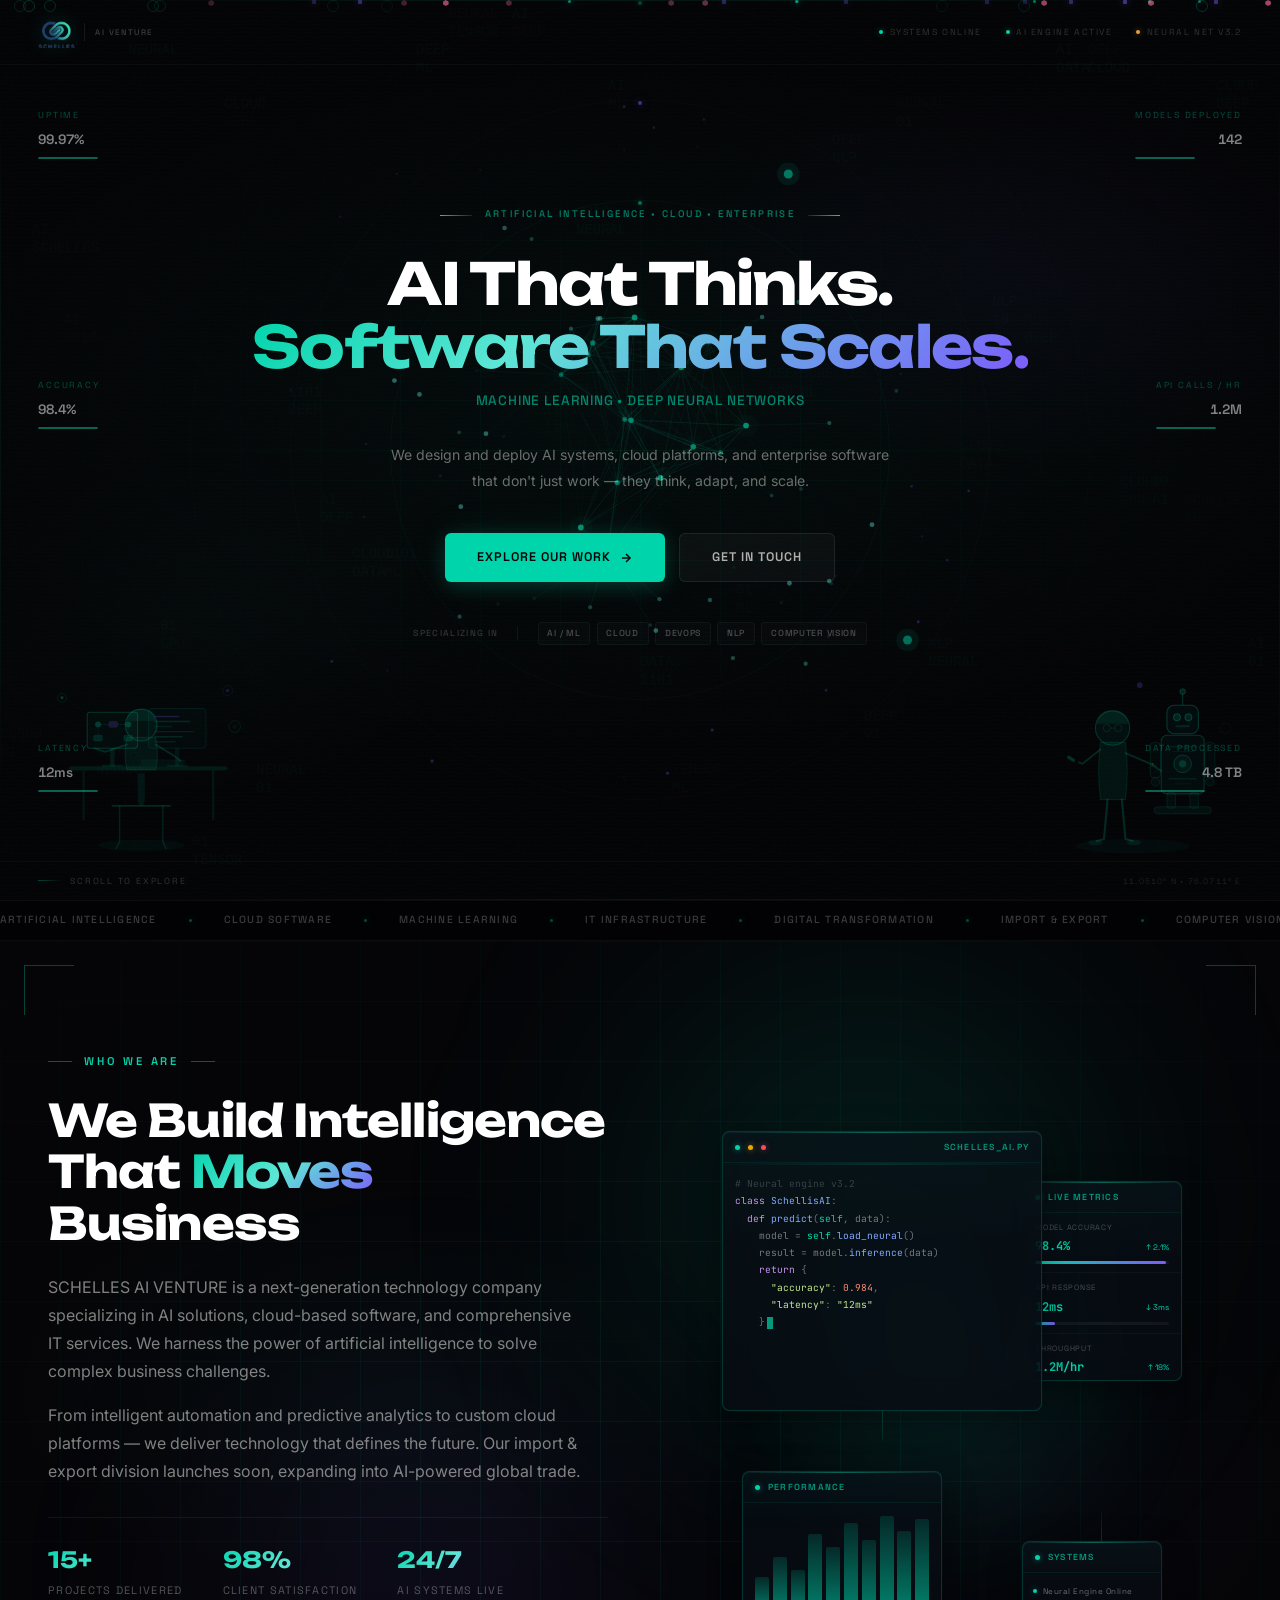
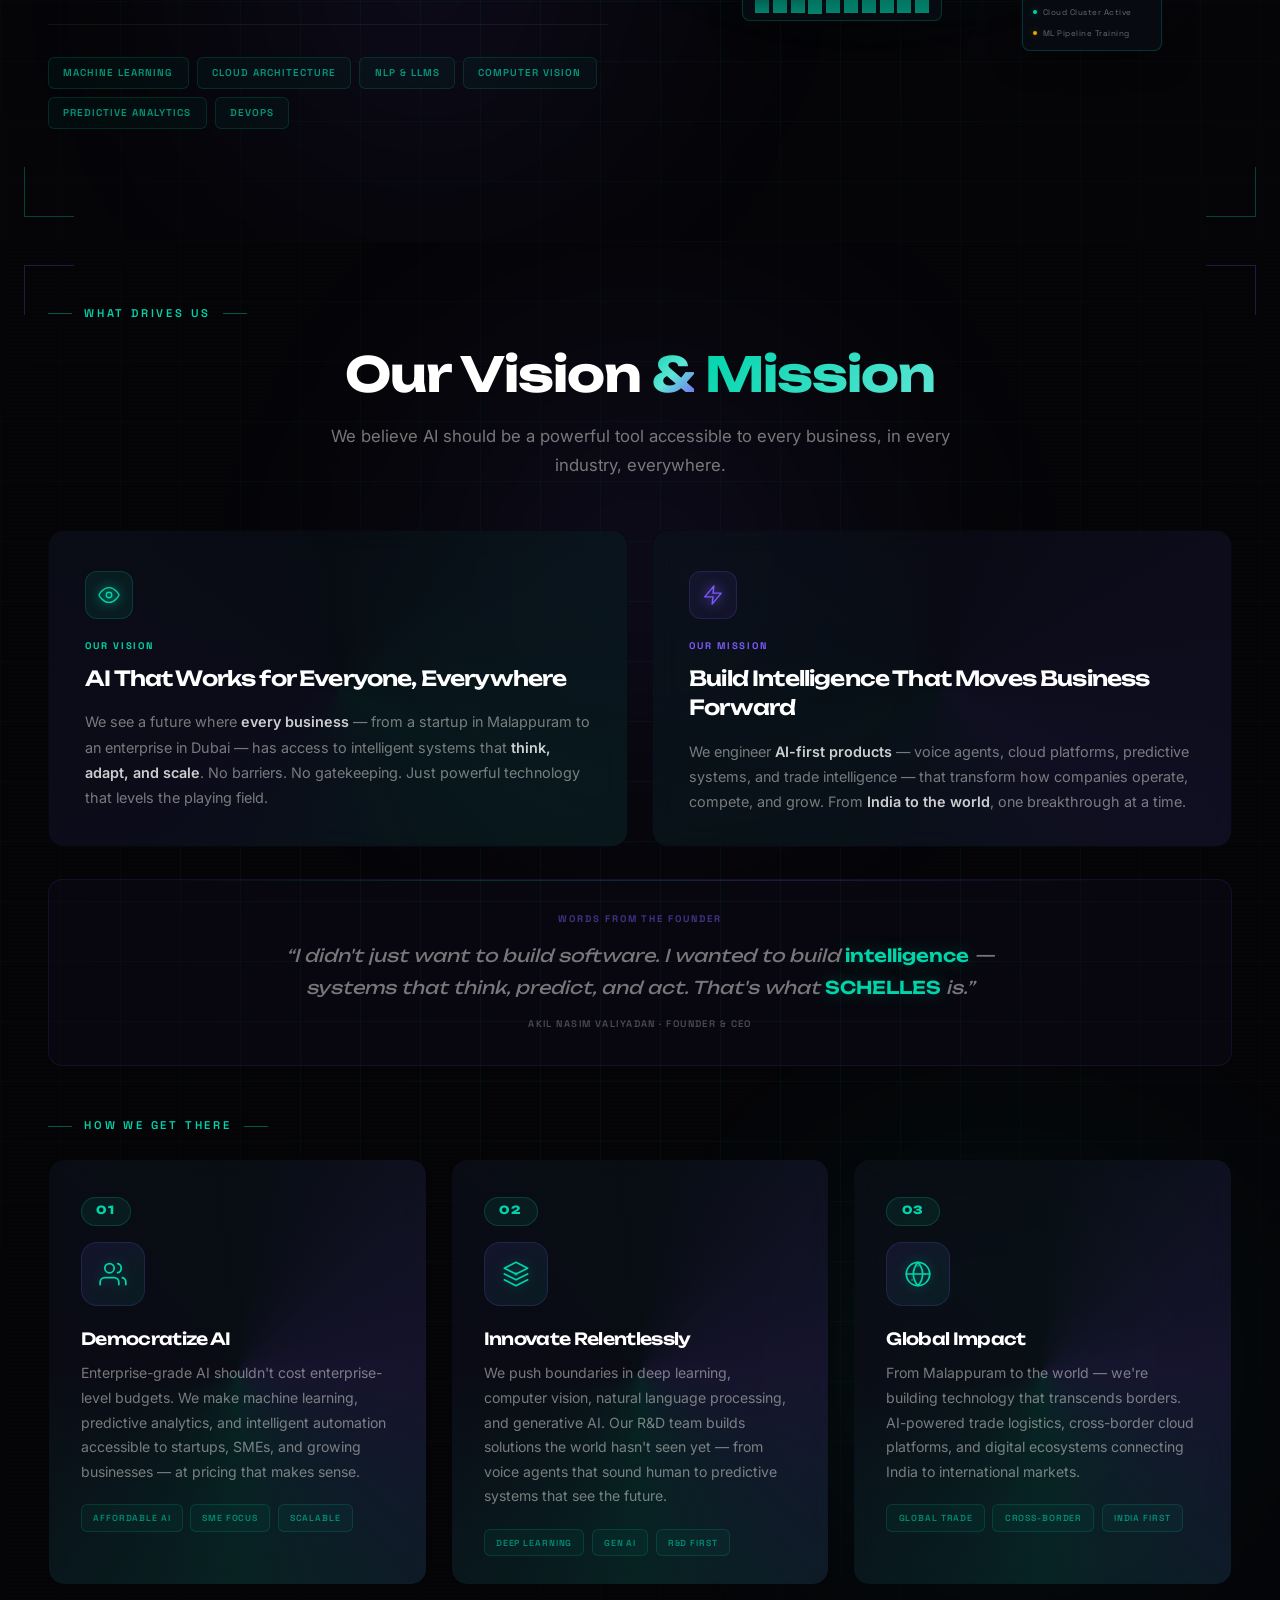
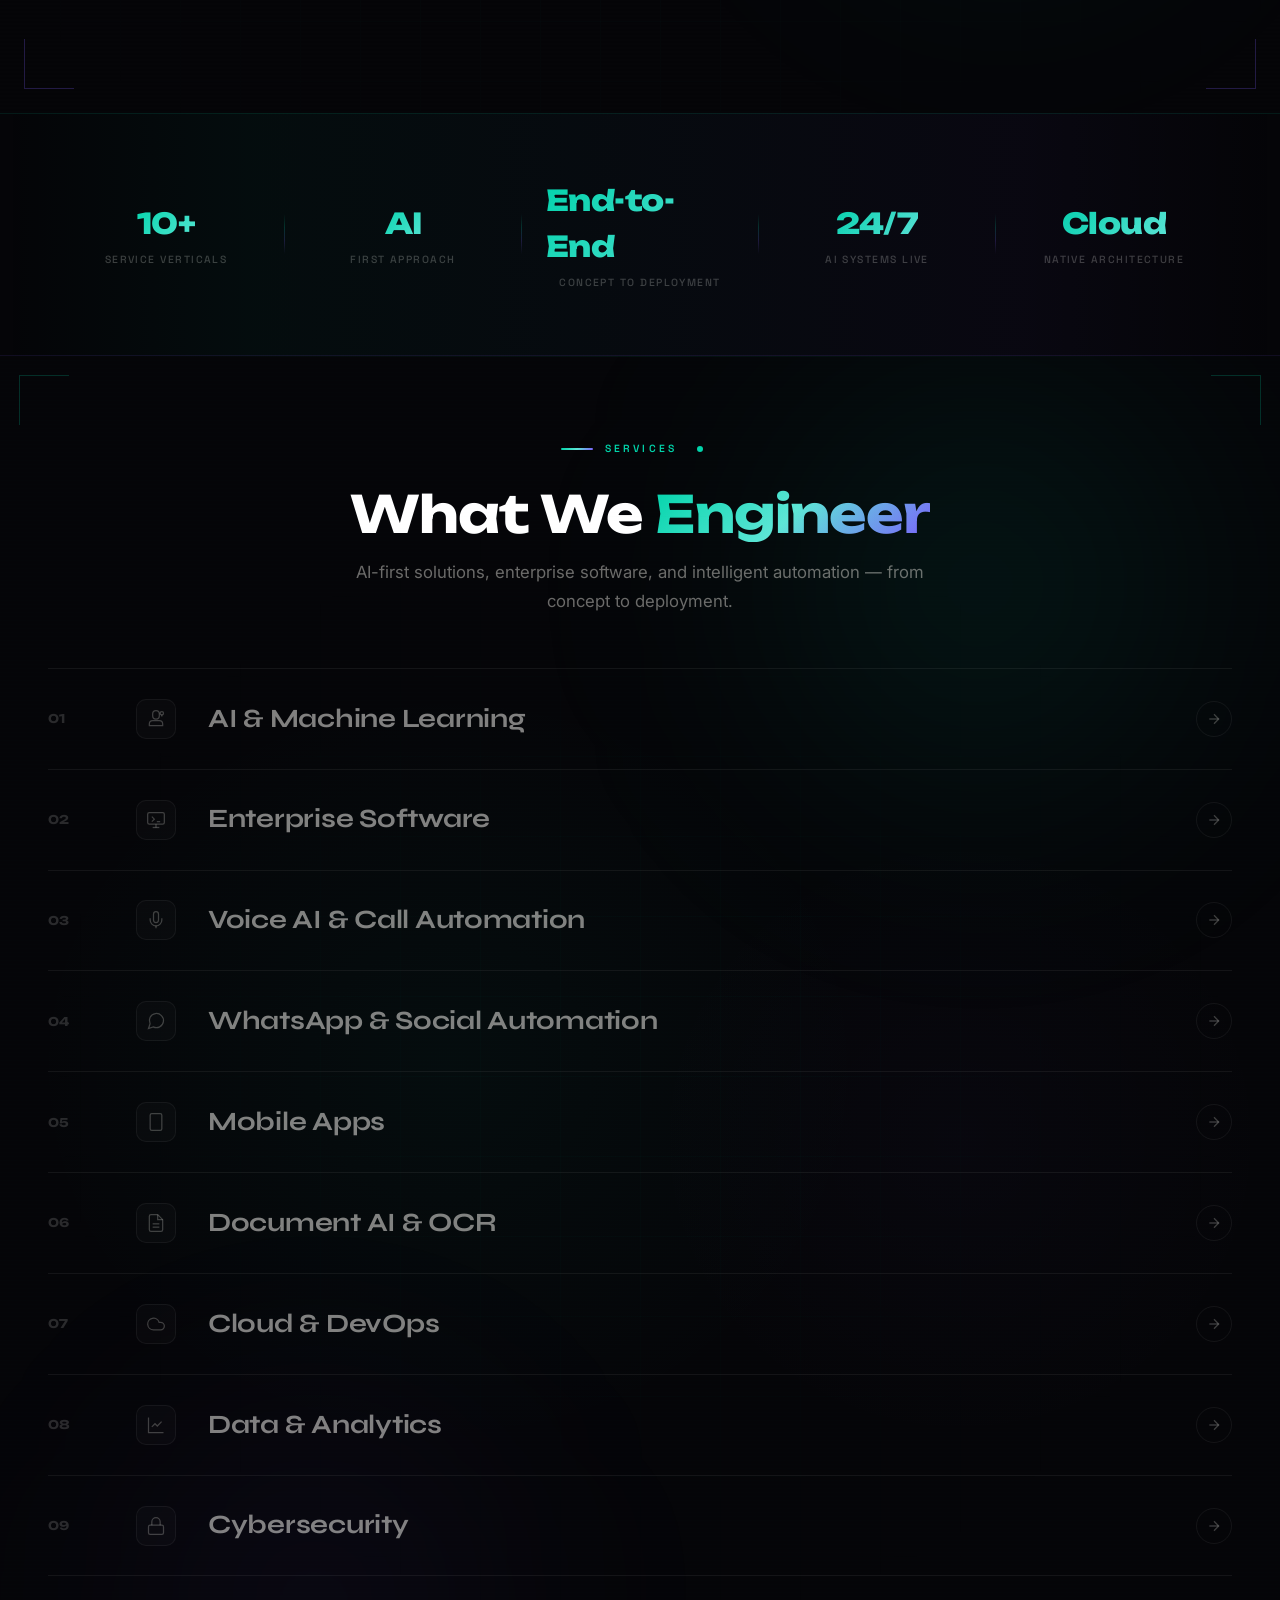
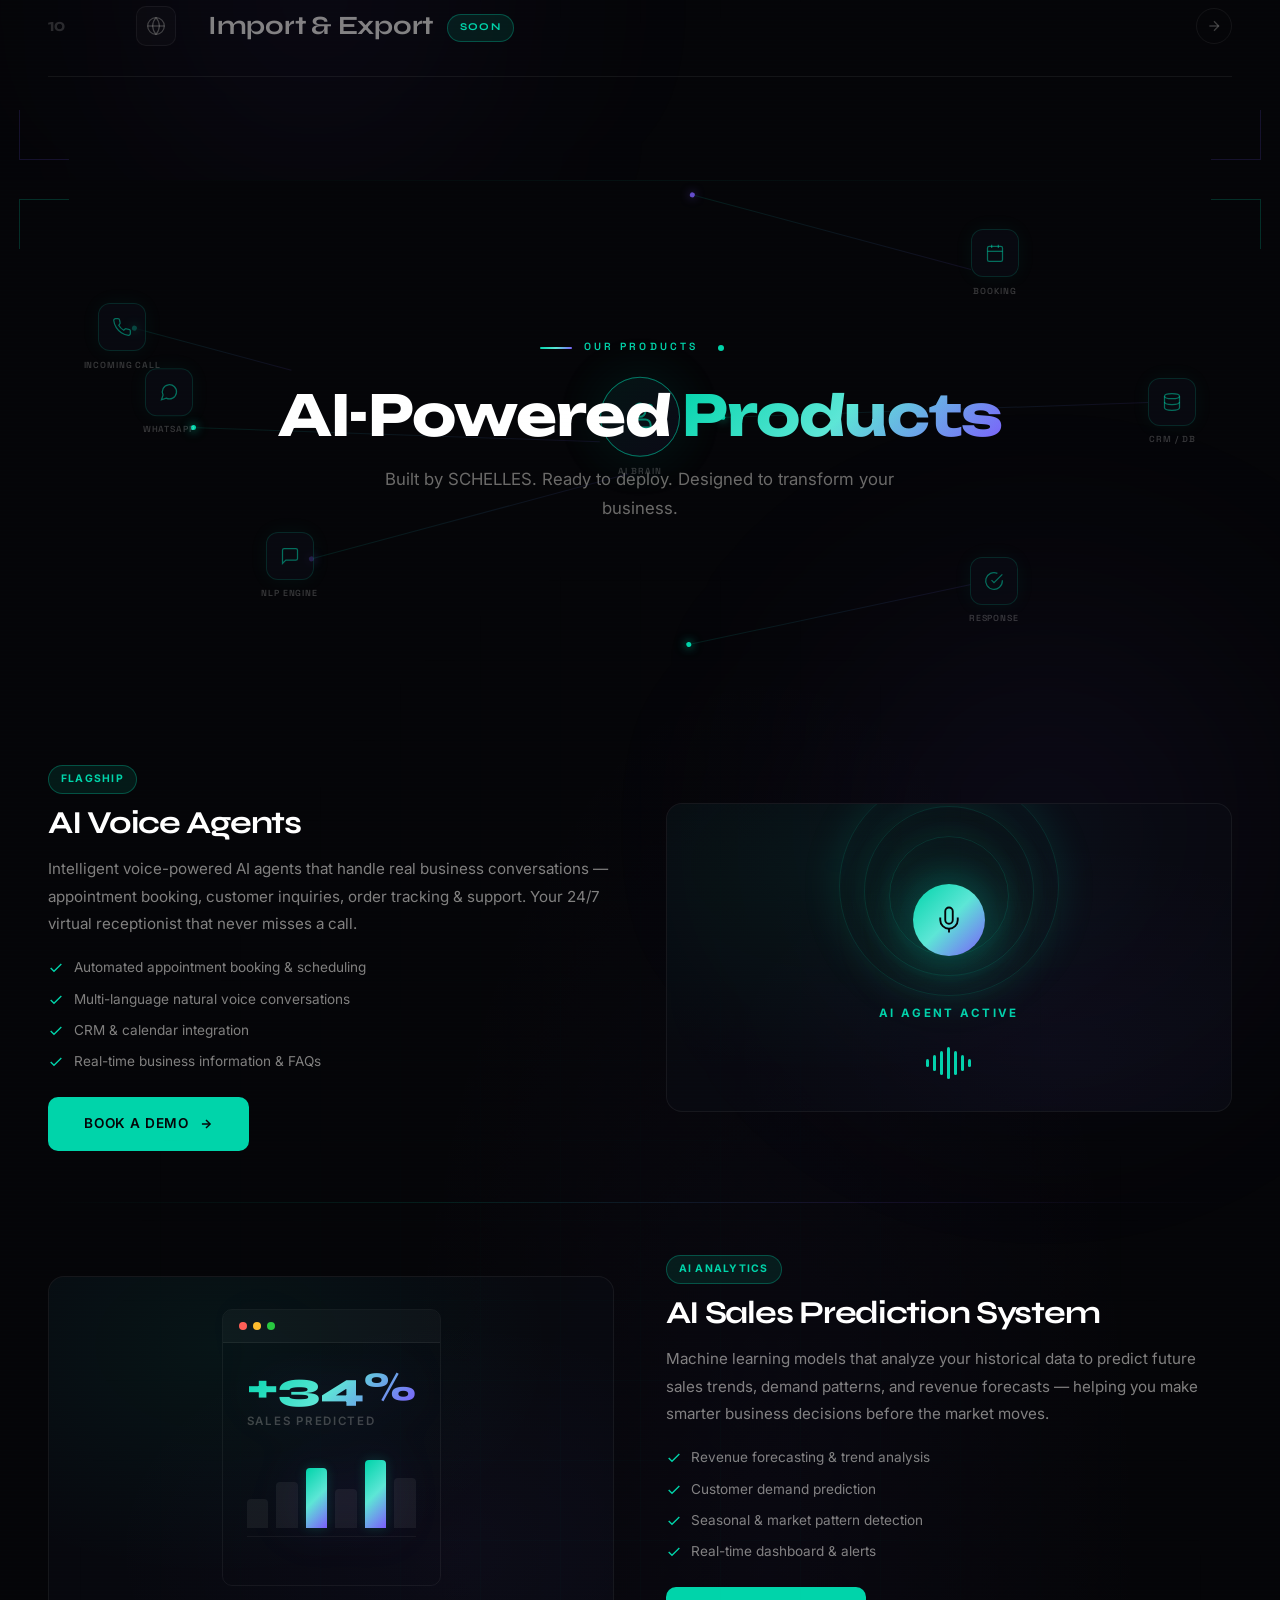
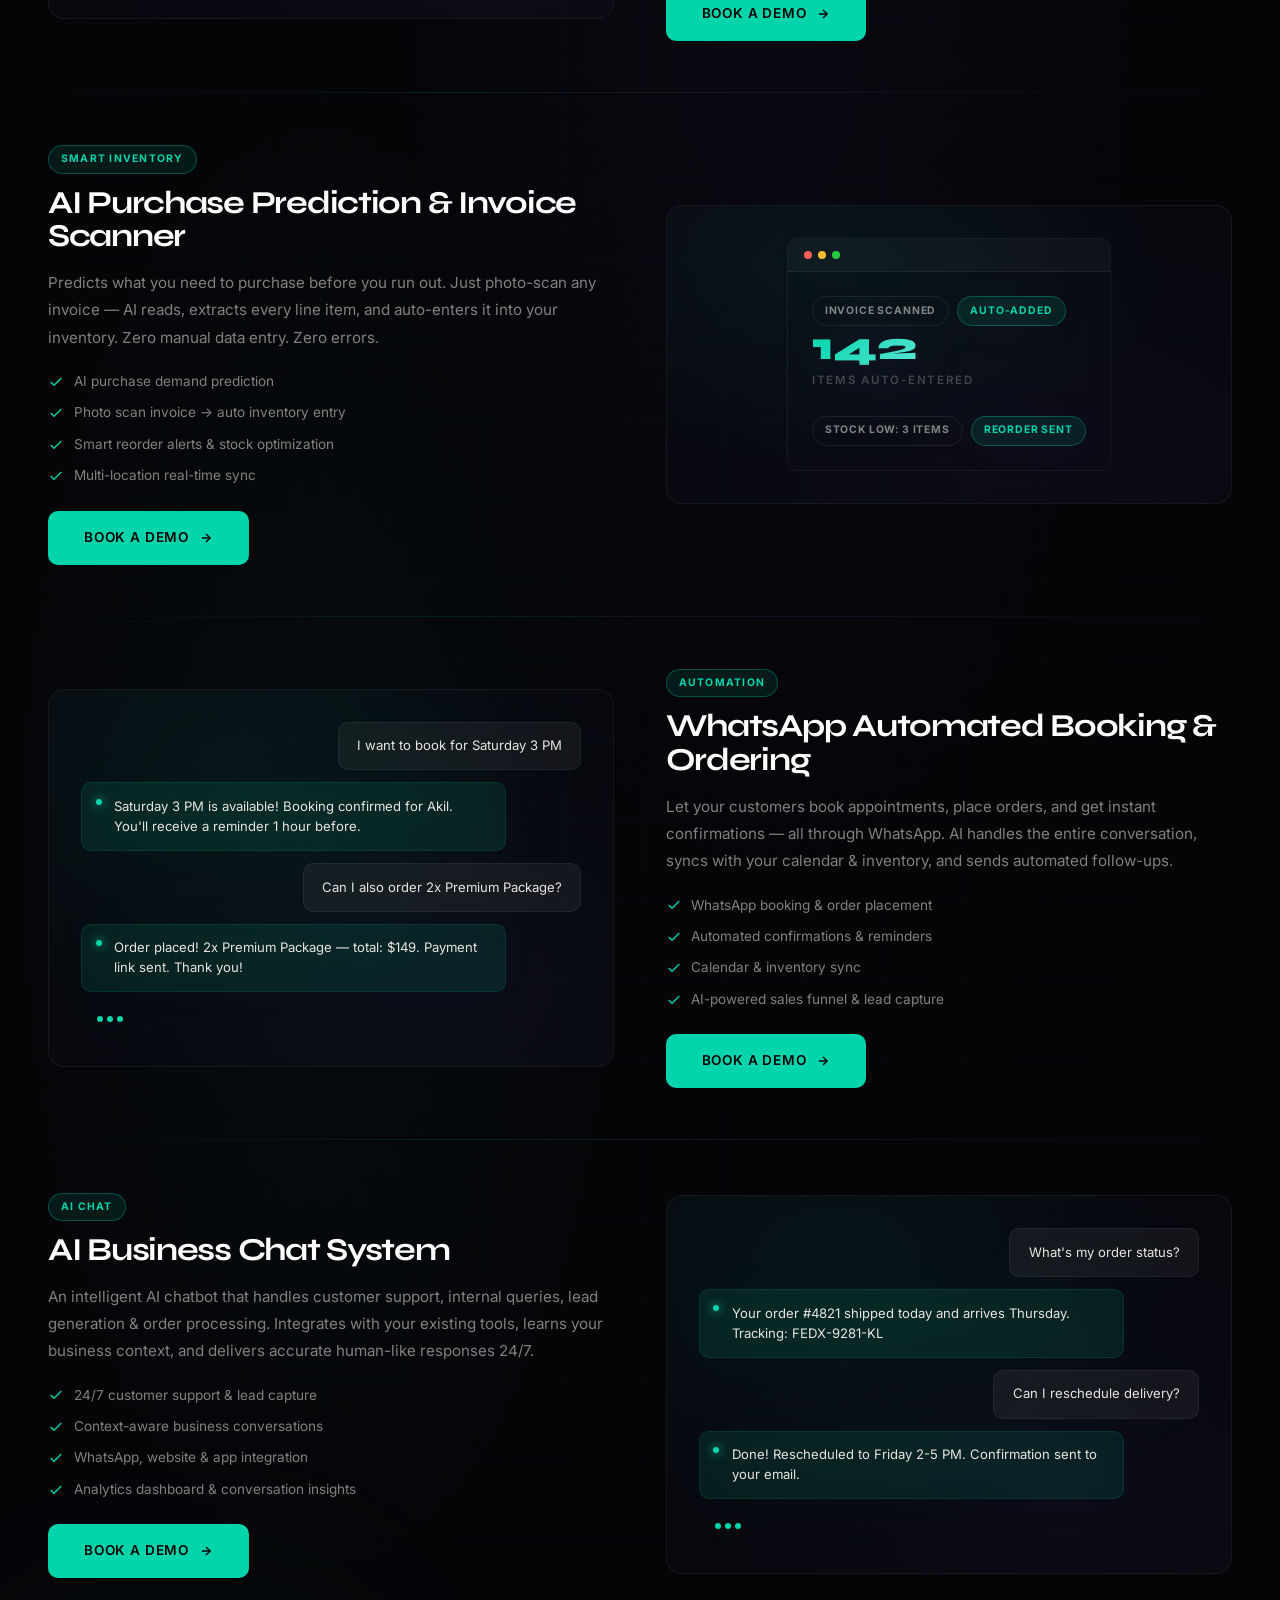
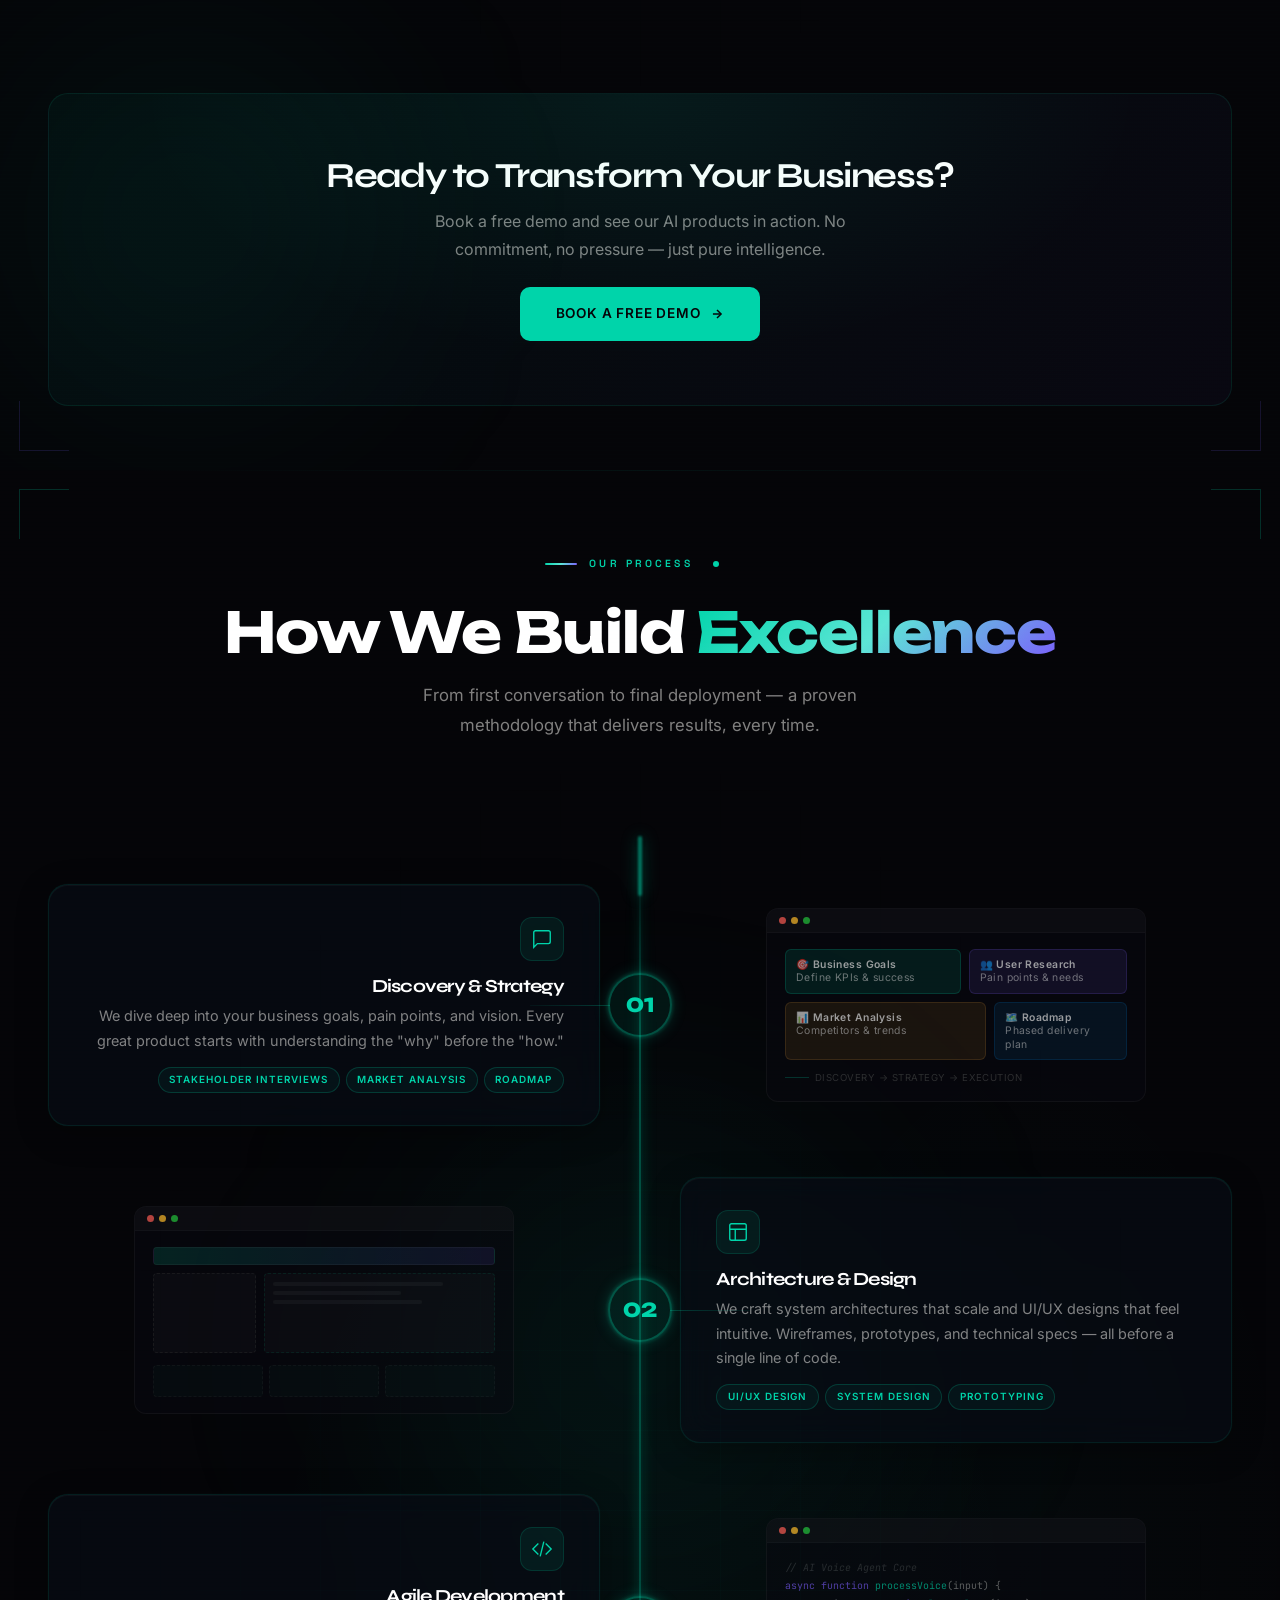
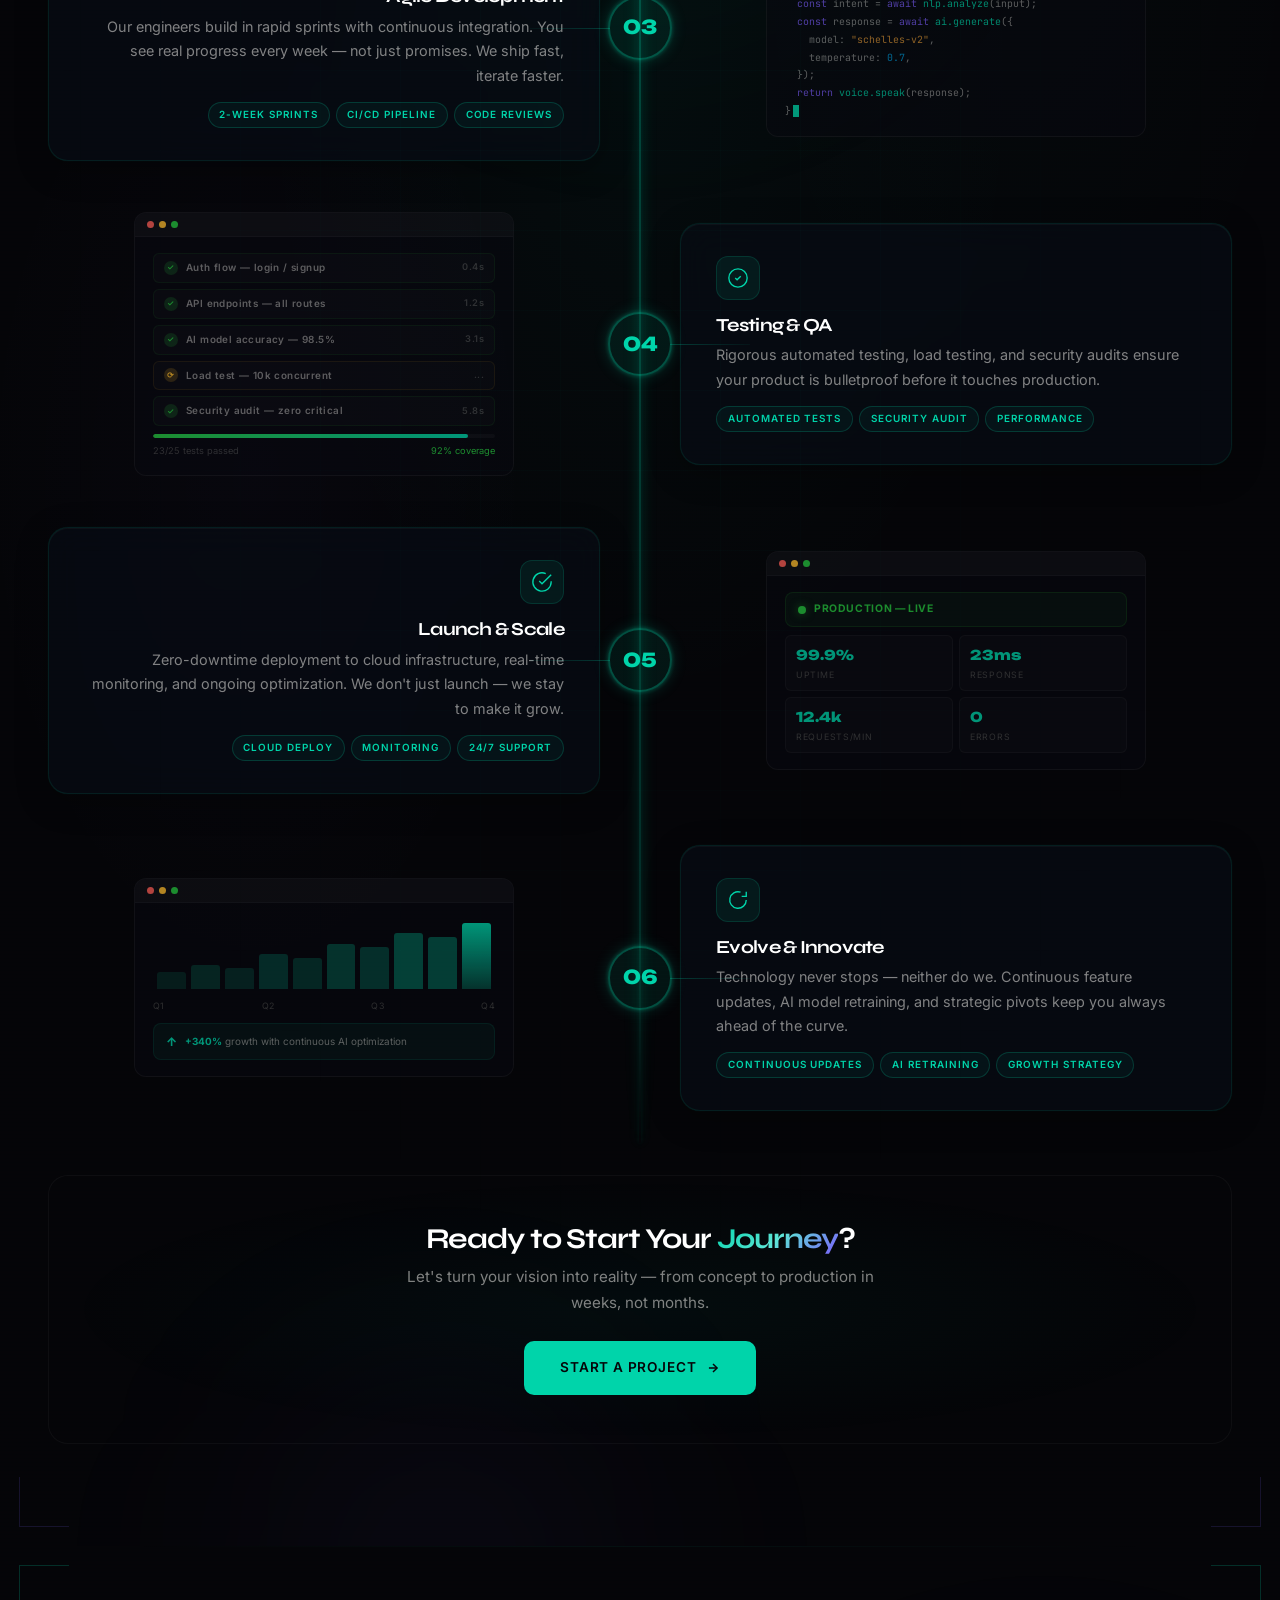
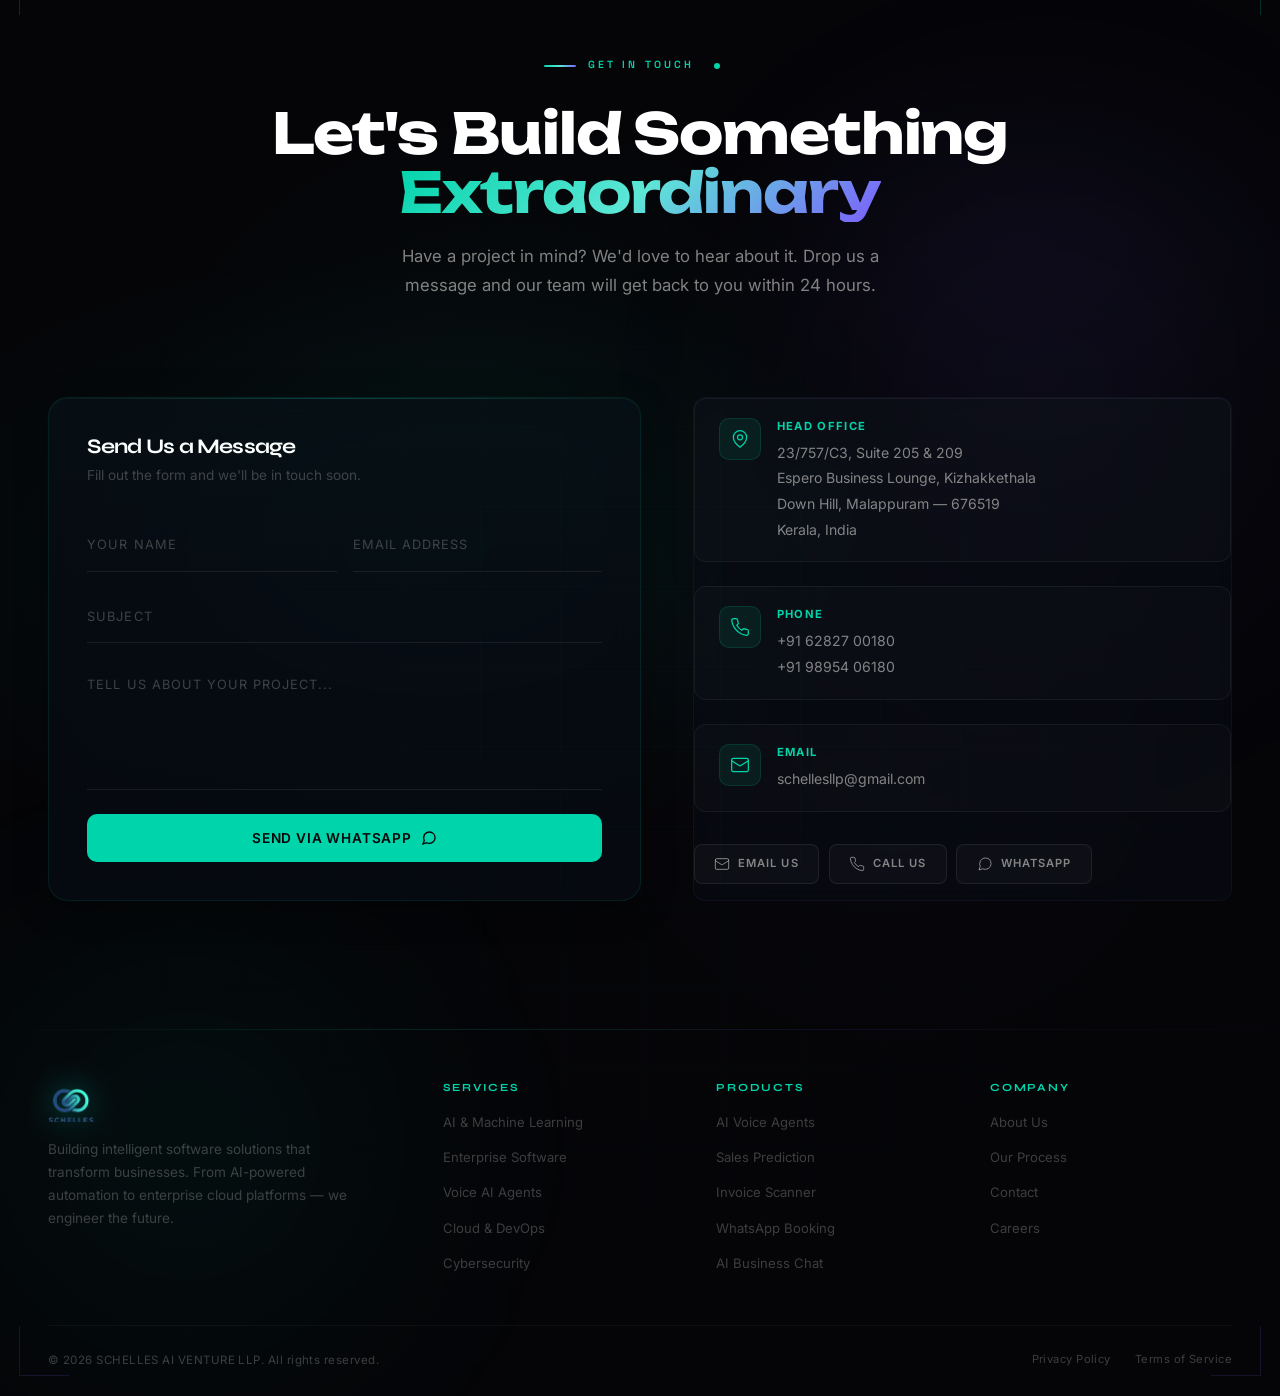
<file: index.html>
﻿<!DOCTYPE html>
<html lang="en">
<head>
  <meta charset="UTF-8">
  <meta name="viewport" content="width=device-width, initial-scale=1.0">
  <title>SCHELLES &mdash; AI Venture | Cloud Software | IT Solutions</title>
  <meta name="description" content="SCHELLES AI VENTURE &mdash; Cutting-edge AI solutions, cloud-based software, and enterprise IT services.">
  <link rel="preconnect" href="https://fonts.googleapis.com">
  <link rel="preconnect" href="https://fonts.gstatic.com" crossorigin>
  <link href="https://fonts.googleapis.com/css2?family=JetBrains+Mono:wght@400;500;700&family=Unbounded:wght@400;500;600;700;800;900&family=Space+Grotesk:wght@400;500;600;700&display=swap" rel="stylesheet">
  <link rel="icon" type="image/svg+xml" href="assets/favicon.svg">
  <link rel="stylesheet" href="css/variables.css?v=15">
  <link rel="stylesheet" href="css/base.css?v=15">
  <link rel="stylesheet" href="css/layout.css?v=15">
  <link rel="stylesheet" href="css/components.css?v=15">
  <link rel="stylesheet" href="css/sections.css?v=15">
  <link rel="stylesheet" href="css/animations.css?v=15">
  <link rel="stylesheet" href="css/ai-animations.css?v=15">
  <style>
    .navbar{display:none!important}
    .slide-dots,.scroll-progress{display:none!important}
    .slide{scroll-margin-top:0}

    /* ============================================
       HERO V3 — FULL SCREEN IMMERSIVE
       ============================================ */
    .hero-v3{
      position:relative;
      min-height:100vh;
      display:flex;
      align-items:center;
      justify-content:center;
      overflow:hidden;
      background:#030305;
    }

    /* Ambient gradients */
    .hero-v3::before{
      content:'';position:absolute;inset:0;z-index:1;pointer-events:none;
      background:
        radial-gradient(ellipse 90% 60% at 50% 45%, rgba(0,212,170,.04), transparent 65%),
        radial-gradient(ellipse 50% 40% at 80% 30%, rgba(124,92,252,.035), transparent 55%),
        radial-gradient(ellipse 40% 35% at 15% 70%, rgba(0,212,170,.025), transparent 55%);
    }

    /* Grid overlay — fills entire screen */
    .hero-v3__grid{
      position:absolute;inset:0;z-index:2;pointer-events:none;
      background-image:
        linear-gradient(rgba(0,212,170,.03) 1px, transparent 1px),
        linear-gradient(90deg, rgba(0,212,170,.03) 1px, transparent 1px);
      background-size:80px 80px;
      mask-image:radial-gradient(ellipse 70% 60% at 50% 50%, black 20%, transparent 70%);
      -webkit-mask-image:radial-gradient(ellipse 70% 60% at 50% 50%, black 20%, transparent 70%);
    }

    /* Canvases */
    .hero-v3 .ai-brain-canvas{position:absolute;inset:0;width:100%;height:100%;z-index:3;opacity:.75}
    .hero-v3 .ai-matrix-canvas{position:absolute;inset:0;width:100%;height:100%;z-index:2;opacity:.08}
    .hero-v3 .ai-particles{position:absolute;inset:0;z-index:3;pointer-events:none}

    /* Noise texture */
    .hero-v3__noise{
      position:absolute;inset:0;z-index:4;pointer-events:none;
      background:url("data:image/svg+xml,%3Csvg viewBox='0 0 256 256' xmlns='http://www.w3.org/2000/svg'%3E%3Cfilter id='n'%3E%3CfeTurbulence type='fractalNoise' baseFrequency='0.9' numOctaves='4' stitchTiles='stitch'/%3E%3C/filter%3E%3Crect width='100%25' height='100%25' filter='url(%23n)' opacity='0.02'/%3E%3C/svg%3E");
      background-size:128px 128px;
    }

    /* Horizontal scan lines — fills screen */
    .hero-v3__scanlines{
      position:absolute;inset:0;z-index:4;pointer-events:none;
      background:repeating-linear-gradient(
        0deg,
        transparent,
        transparent 3px,
        rgba(0,212,170,.008) 3px,
        rgba(0,212,170,.008) 4px
      );
    }

    /* Animated scan beam */
    .hero-v3__beam{
      position:absolute;left:0;width:100%;height:1px;z-index:5;pointer-events:none;
      background:linear-gradient(90deg,transparent 10%,rgba(0,212,170,.12) 50%,transparent 90%);
      animation:beamScan 8s linear infinite;
      opacity:.6;
    }
    @keyframes beamScan{0%{top:5%}100%{top:95%}}

    /* === FLOATING DATA METRICS (edges of screen) === */
    .hero-v3__data{
      position:absolute;inset:0;z-index:8;pointer-events:none;
      font-family:'Space Grotesk',sans-serif;
    }
    .hero-data{
      position:absolute;
      opacity:0;
      animation:dataFadeIn 1s ease forwards;
    }
    .hero-data__label{
      font-size:.55rem;
      text-transform:uppercase;
      letter-spacing:.2em;
      color:rgba(0,212,170,.35);
      display:block;
      margin-bottom:.25rem;
    }
    .hero-data__value{
      font-size:.85rem;
      font-weight:600;
      color:rgba(255,255,255,.5);
      font-variant-numeric:tabular-nums;
    }
    .hero-data__bar{
      margin-top:.35rem;
      width:60px;height:2px;
      background:rgba(255,255,255,.06);
      border-radius:1px;
      overflow:hidden;
    }
    .hero-data__bar-fill{
      height:100%;
      background:rgba(0,212,170,.4);
      border-radius:1px;
      animation:barGrow 2s ease forwards;
    }
    @keyframes barGrow{from{width:0}to{width:var(--bar-w,70%)}}

    /* Position each data element */
    .hero-data--tl{top:12vh;left:3vw;animation-delay:.6s}
    .hero-data--tr{top:12vh;right:3vw;text-align:right;animation-delay:.8s}
    .hero-data--ml{top:42%;left:3vw;animation-delay:1s}
    .hero-data--mr{top:42%;right:3vw;text-align:right;animation-delay:1.1s}
    .hero-data--bl{bottom:12vh;left:3vw;animation-delay:1.3s}
    .hero-data--br{bottom:12vh;right:3vw;text-align:right;animation-delay:1.4s}

    @keyframes dataFadeIn{from{opacity:0;transform:translateY(8px)}to{opacity:1;transform:translateY(0)}}

    /* === EDGE LINES (corner decorations) === */
    .hero-v3__edge{
      position:absolute;z-index:6;pointer-events:none;
    }
    .hero-v3__edge--top{
      top:0;left:10%;right:10%;height:1px;
      background:linear-gradient(90deg,transparent,rgba(0,212,170,.08) 30%,rgba(0,212,170,.08) 70%,transparent);
    }
    .hero-v3__edge--bottom{
      bottom:0;left:10%;right:10%;height:1px;
      background:linear-gradient(90deg,transparent,rgba(0,212,170,.08) 30%,rgba(0,212,170,.08) 70%,transparent);
    }
    .hero-v3__edge--left{
      left:0;top:10%;bottom:10%;width:1px;
      background:linear-gradient(180deg,transparent,rgba(0,212,170,.06) 30%,rgba(0,212,170,.06) 70%,transparent);
    }
    .hero-v3__edge--right{
      right:0;top:10%;bottom:10%;width:1px;
      background:linear-gradient(180deg,transparent,rgba(0,212,170,.06) 30%,rgba(0,212,170,.06) 70%,transparent);
    }

    /* === ORBITING RINGS around center === */
    .hero-v3__orbit{
      position:absolute;
      top:50%;left:50%;
      z-index:5;pointer-events:none;
      transform:translate(-50%,-50%);
    }
    .hero-orbit{
      position:absolute;
      top:50%;left:50%;
      border:1px solid rgba(0,212,170,.04);
      border-radius:50%;
      transform:translate(-50%,-50%);
    }
    .hero-orbit--1{width:500px;height:500px;animation:orbitSpin 60s linear infinite}
    .hero-orbit--2{width:700px;height:700px;border-color:rgba(124,92,252,.03);animation:orbitSpin 90s linear infinite reverse}
    .hero-orbit--3{width:900px;height:900px;border-color:rgba(0,212,170,.02);animation:orbitSpin 120s linear infinite}
    .hero-orbit::after{
      content:'';position:absolute;
      width:4px;height:4px;border-radius:50%;
      background:rgba(0,212,170,.5);
      box-shadow:0 0 8px rgba(0,212,170,.4);
      top:0;left:50%;transform:translateX(-50%);
    }
    .hero-orbit--2::after{background:rgba(124,92,252,.5);box-shadow:0 0 8px rgba(124,92,252,.4)}
    .hero-orbit--3::after{background:rgba(0,212,170,.3);box-shadow:0 0 6px rgba(0,212,170,.3)}
    @keyframes orbitSpin{from{transform:translate(-50%,-50%) rotate(0)}to{transform:translate(-50%,-50%) rotate(360deg)}}

    /* === TOP BAR with logo === */
    .hero-v3__topbar{
      position:absolute;top:0;left:0;right:0;z-index:9;
      display:flex;align-items:center;justify-content:space-between;
      padding:1rem 3vw;
      border-bottom:1px solid rgba(255,255,255,.03);
      font-family:'Space Grotesk',sans-serif;
      opacity:0;animation:heroFadeIn .8s ease forwards;animation-delay:.2s;
    }
    .hero-topbar__brand{
      display:flex;align-items:center;gap:.6rem;
    }
    .hero-topbar__brand img{
      height:32px;width:auto;
      filter:drop-shadow(0 0 10px rgba(0,212,170,.2)) brightness(1.35);
    }
    .hero-topbar__divider{
      width:1px;height:18px;
      background:rgba(255,255,255,.08);
    }
    .hero-topbar__brand-tag{
      font-family:'Space Grotesk',sans-serif;
      font-size:.5rem;font-weight:500;
      text-transform:uppercase;letter-spacing:.2em;
      color:rgba(232,230,225,.25);
    }
    .hero-topbar__status{
      display:flex;align-items:center;gap:1.5rem;
    }
    .hero-status__item{
      font-size:.55rem;
      text-transform:uppercase;
      letter-spacing:.18em;
      color:rgba(232,230,225,.2);
      display:flex;align-items:center;gap:.4rem;
    }
    .hero-status__dot{
      width:4px;height:4px;border-radius:50%;
      background:#00d4aa;
      box-shadow:0 0 6px rgba(0,212,170,.5);
      animation:dotBlink 3s ease-in-out infinite;
    }
    .hero-status__dot--amber{background:#f0a030;box-shadow:0 0 6px rgba(240,160,48,.5)}
    @keyframes dotBlink{0%,100%{opacity:1}50%{opacity:.3}}

    /* === CENTER CONTENT === */
    .hero-v3__content{
      position:relative;z-index:10;
      text-align:center;
      display:flex;flex-direction:column;align-items:center;
      max-width:900px;
      padding:0 2rem 3rem;
    }

    /* Eyebrow line above heading */
    .hero-v3__eyebrow{
      display:flex;align-items:center;gap:.8rem;
      margin-bottom:1.8rem;
      opacity:0;animation:heroFadeIn .8s ease forwards;animation-delay:.5s;
    }
    .hero-v3__eyebrow-line{
      width:32px;height:1px;
      background:linear-gradient(90deg,#00d4aa,rgba(0,212,170,.2));
    }
    .hero-v3__eyebrow-text{
      font-family:'Space Grotesk',sans-serif;
      font-size:.6rem;font-weight:500;
      text-transform:uppercase;letter-spacing:.25em;
      color:rgba(0,212,170,.6);
    }

    /* Heading */
    .hero-v3__heading{
      font-family:'Unbounded',cursive!important;
      font-size:clamp(2rem,4.8vw,3.6rem);
      font-weight:700;
      line-height:1.1;
      letter-spacing:-.03em;
      color:#fff;
      margin:0 0 .6rem;
      text-wrap:balance;
      opacity:0;animation:heroFadeIn .9s ease forwards;animation-delay:.65s;
    }
    .hero-v3__heading-accent{
      display:block;
      background:linear-gradient(135deg,#00d4aa 0%,#5de6d6 35%,#7c5cfc 100%);
      -webkit-background-clip:text;
      -webkit-text-fill-color:transparent;
      background-clip:text;
    }

    /* Rotating subtitle */
    .hero-v3__rotating{
      height:1.6rem;
      overflow:hidden;
      margin-bottom:1.8rem;
      opacity:0;animation:heroFadeIn .8s ease forwards;animation-delay:.8s;
    }
    .hero-v3__rotating-track{
      animation:rotateWords 12s ease-in-out infinite;
    }
    .hero-v3__rotating-word{
      display:block;
      height:1.6rem;
      line-height:1.6rem;
      font-family:'Space Grotesk',sans-serif;
      font-size:.85rem;
      font-weight:500;
      letter-spacing:.06em;
      text-transform:uppercase;
      color:rgba(0,212,170,.6);
    }
    @keyframes rotateWords{
      0%,20%{transform:translateY(0)}
      25%,45%{transform:translateY(-1.6rem)}
      50%,70%{transform:translateY(-3.2rem)}
      75%,95%{transform:translateY(-4.8rem)}
      100%{transform:translateY(-6.4rem)}
    }

    /* Description */
    .hero-v3__desc{
      font-family:'Inter',sans-serif;
      font-size:clamp(.88rem,1.1vw,1rem);
      line-height:1.8;
      color:rgba(232,230,225,.45);
      max-width:520px;
      margin:0 0 2.5rem;
      font-weight:400;
      opacity:0;animation:heroFadeIn .8s ease forwards;animation-delay:.9s;
    }

    /* CTA buttons */
    .hero-v3__cta{
      display:flex;gap:.85rem;flex-wrap:wrap;justify-content:center;
      opacity:0;animation:heroFadeIn .8s ease forwards;animation-delay:1s;
    }
    .hero-v3__btn{
      display:inline-flex;align-items:center;gap:.5rem;
      font-family:'Space Grotesk',sans-serif;
      font-size:.78rem;font-weight:600;
      text-transform:uppercase;letter-spacing:.08em;
      padding:.85rem 2rem;
      border:none;border-radius:6px;
      cursor:pointer;text-decoration:none;
      transition:all .35s ease;
      position:relative;overflow:hidden;
    }
    .hero-v3__btn--primary{
      background:#00d4aa;color:#030305;
      box-shadow:0 4px 20px rgba(0,212,170,.2),0 0 40px rgba(0,212,170,.08);
    }
    .hero-v3__btn--primary:hover{
      background:#fff;color:#030305;
      transform:translateY(-2px);
      box-shadow:0 8px 32px rgba(0,212,170,.3),0 0 60px rgba(0,212,170,.12);
    }
    .hero-v3__btn--secondary{
      background:rgba(255,255,255,.03);color:rgba(232,230,225,.75);
      border:1px solid rgba(255,255,255,.08);
      backdrop-filter:blur(8px);
    }
    .hero-v3__btn--secondary:hover{
      border-color:rgba(0,212,170,.25);color:#00d4aa;
      transform:translateY(-2px);
      background:rgba(0,212,170,.04);
    }
    .hero-v3__btn svg{width:14px;height:14px;transition:transform .3s ease}
    .hero-v3__btn:hover svg{transform:translateX(3px)}

    /* Trust strip */
    .hero-v3__trust{
      display:flex;align-items:center;gap:1.2rem;
      margin-top:2.5rem;
      opacity:0;animation:heroFadeIn .8s ease forwards;animation-delay:1.15s;
    }
    .hero-v3__trust-label{
      font-family:'Space Grotesk',sans-serif;
      font-size:.55rem;font-weight:500;
      text-transform:uppercase;letter-spacing:.15em;
      color:rgba(232,230,225,.2);white-space:nowrap;
    }
    .hero-v3__trust-divider{width:1px;height:14px;background:rgba(255,255,255,.06)}
    .hero-v3__trust-tags{display:flex;gap:.4rem;flex-wrap:wrap;justify-content:center}
    .hero-v3__trust-tag{
      font-family:'Space Grotesk',sans-serif;
      font-size:.55rem;font-weight:500;
      text-transform:uppercase;letter-spacing:.08em;
      color:rgba(232,230,225,.3);
      padding:.2rem .55rem;
      border:1px solid rgba(255,255,255,.04);
      border-radius:3px;
      background:rgba(255,255,255,.015);
    }

    /* Bottom bar */
    .hero-v3__bottom{
      position:absolute;bottom:0;left:0;right:0;z-index:9;
      display:flex;align-items:center;justify-content:space-between;
      padding:.75rem 3vw;
      border-top:1px solid rgba(255,255,255,.03);
      font-family:'Space Grotesk',sans-serif;
      opacity:0;animation:heroFadeIn .8s ease forwards;animation-delay:1.4s;
    }
    .hero-v3__scroll-hint{
      display:flex;align-items:center;gap:.5rem;
      font-size:.55rem;text-transform:uppercase;
      letter-spacing:.2em;color:rgba(232,230,225,.2);
    }
    .hero-v3__scroll-line{
      width:24px;height:1px;
      background:linear-gradient(90deg,rgba(0,212,170,.3),transparent);
      animation:scrollPulse 2s ease-in-out infinite;
    }
    @keyframes scrollPulse{0%,100%{opacity:1;width:24px}50%{opacity:.3;width:12px}}
    .hero-v3__coords{
      font-size:.5rem;letter-spacing:.15em;
      color:rgba(232,230,225,.12);
      font-variant-numeric:tabular-nums;
    }

    /* Hero illustrated characters */
    .hero-illust{
      position:absolute;z-index:7;pointer-events:none;
      opacity:0;animation:heroIllustIn 1.5s ease forwards;
    }
    .hero-illust--left{
      bottom:4vh;left:2vw;
      width:clamp(180px,18vw,280px);
      animation-delay:1.6s;
    }
    .hero-illust--right{
      bottom:4vh;right:2vw;
      width:clamp(190px,19vw,300px);
      animation-delay:1.8s;
    }
    .hero-illust svg{width:100%;height:auto}
    @keyframes heroIllustIn{
      from{opacity:0;transform:translateY(30px)}
      to{opacity:.7;transform:translateY(0)}
    }

    /* Generic fade in */
    @keyframes heroFadeIn{from{opacity:0;transform:translateY(12px)}to{opacity:1;transform:translateY(0)}}

    /* Responsive */
    @media(max-width:767px){
      .hero-v3__heading{font-size:clamp(1.5rem,6vw,2.2rem)}
      .hero-v3__trust{flex-direction:column;gap:.6rem}
      .hero-v3__trust-divider{width:20px;height:1px}
      .hero-v3__data,.hero-v3__orbit,.hero-illust{display:none}
      .hero-v3__topbar{padding:.6rem 1.2rem}
      .hero-topbar__brand img{height:24px}
      .hero-topbar__brand-tag{display:none}
      .hero-topbar__divider{display:none}
      .hero-topbar__status{gap:.8rem}
      .hero-v3__bottom{padding:.6rem 1.5rem}
      .hero-status__item:nth-child(3){display:none}
      .hero-v3__eyebrow-line{width:20px}
    }
    @media(max-width:1024px){
      .hero-data--ml,.hero-data--mr{display:none}
    }

    /* === MARQUEE === */
    .marquee{
      overflow:hidden;
      border-top:1px solid rgba(255,255,255,.04);
      border-bottom:1px solid rgba(255,255,255,.04);
      background:rgba(3,3,5,.9);
      padding:.7rem 0;
      position:relative;z-index:5;
    }
    .marquee__track{
      display:flex;gap:2rem;white-space:nowrap;
      animation:marqueeScroll 30s linear infinite;
      width:max-content;
    }
    .marquee__item{
      font-family:'Space Grotesk',sans-serif;
      font-size:.65rem;font-weight:500;
      text-transform:uppercase;letter-spacing:.12em;
      color:rgba(232,230,225,.25);
      display:inline-flex;align-items:center;gap:2rem;
    }
    .marquee__item .dot{
      width:3px;height:3px;border-radius:50%;
      background:rgba(0,212,170,.35);
    }
    @keyframes marqueeScroll{from{transform:translateX(0)}to{transform:translateX(-50%)}}

    /* ============================================
       ABOUT SECTION — ENHANCED
       ============================================ */

    /* Section background glow */
    #about{
      background:
        radial-gradient(ellipse 50% 40% at 30% 50%, rgba(0,212,170,.03), transparent 60%),
        radial-gradient(ellipse 40% 40% at 80% 60%, rgba(124,92,252,.025), transparent 55%),
        #050508;
    }
    #about .slide__inner{
      position:relative;
      overflow:hidden;
    }
    /* Subtle grid in about background */
    #about .slide__inner::before{
      content:'';
      position:absolute;inset:0;
      background-image:
        linear-gradient(rgba(0,212,170,.015) 1px, transparent 1px),
        linear-gradient(90deg, rgba(0,212,170,.015) 1px, transparent 1px);
      background-size:100px 100px;
      mask-image:radial-gradient(ellipse 60% 50% at 50% 50%, black 10%, transparent 70%);
      -webkit-mask-image:radial-gradient(ellipse 60% 50% at 50% 50%, black 10%, transparent 70%);
      pointer-events:none;z-index:0;
    }

    /* About heading — use Unbounded */
    #about .about__text h2{
      font-family:'Unbounded',cursive!important;
      font-size:clamp(1.8rem,3.5vw,2.8rem);
      font-weight:700;
      letter-spacing:-.02em;
      line-height:1.15;
    }

    /* About paragraphs — use Space Grotesk */
    #about .about__text p{
      font-family:'Space Grotesk',sans-serif;
      font-size:1rem;
      line-height:1.85;
      color:rgba(232,230,225,.5);
      font-weight:400;
    }

    /* Section label upgrade */
    #about .section-label{
      font-family:'Space Grotesk',sans-serif;
      font-size:.65rem;
      letter-spacing:.3em;
    }

    /* Glowing left accent bar on text side */
    #about .about__text{
      position:relative!important;
      padding-left:2rem!important;
    }
    #about .about__text::before{
      content:'';
      position:absolute;
      left:0;top:0;bottom:0;
      width:2px;
      background:linear-gradient(180deg,
        rgba(0,212,170,.4),
        rgba(0,212,170,.15) 40%,
        rgba(124,92,252,.15) 70%,
        transparent
      );
      border-radius:1px;
    }

    /* CEO card upgrade */
    #about .about__ceo{
      background:rgba(0,212,170,.02);
      border:1px solid rgba(0,212,170,.06);
      border-radius:12px;
      padding:1.2rem 1.5rem;
      margin-top:2rem;
    }
    #about .about__ceo-avatar{
      border-radius:10px;
      font-family:'Unbounded',cursive;
      font-size:.85rem;
    }
    #about .about__ceo-info strong{
      font-family:'Space Grotesk',sans-serif;
      font-size:.9rem;
    }
    #about .about__ceo-info span{
      font-family:'Space Grotesk',sans-serif;
      font-size:.7rem;
    }

    /* Stat cards upgrade */
    #about .about__stats{
      border-radius:16px;
      border:1px solid rgba(0,212,170,.06);
      background:rgba(5,5,8,.6);
      overflow:hidden;
    }
    #about .stat-card{
      background:transparent;
      border-bottom:1px solid rgba(255,255,255,.03);
      backdrop-filter:blur(8px);
      transition:all .4s ease;
    }
    #about .stat-card:hover{
      background:rgba(0,212,170,.04);
    }
    #about .stat-number{
      font-family:'Unbounded',cursive;
      font-size:clamp(2rem,3.5vw,2.8rem);
      background:linear-gradient(135deg,#fff,rgba(0,212,170,.7));
      -webkit-background-clip:text;
      -webkit-text-fill-color:transparent;
      background-clip:text;
    }
    #about .stat-label{
      font-family:'Space Grotesk',sans-serif;
      font-size:.65rem;
      color:rgba(232,230,225,.3);
    }

    /* === GLOBAL PARTICLE CANVAS === */
    .global-particle-canvas{
      position:fixed;
      top:0;left:0;
      width:100vw;height:100vh;
      z-index:0;
      pointer-events:none;
      opacity:.65;
    }

    /* === ABOUT V2 — IMMERSIVE FULL-PAGE === */
    .about-v2{
      position:relative;
      overflow:hidden;
    }
    .about-v2 .slide__inner{
      position:relative;
      min-height:100vh;
      display:flex;
      align-items:stretch;
      justify-content:center;
      padding:0;
    }
    .about-v2__canvas{
      position:absolute;inset:0;
      width:100%;height:100%;
      z-index:0;pointer-events:none;
    }
    .about-v2__grid-overlay{
      position:absolute;inset:0;z-index:1;pointer-events:none;
      background-image:
        linear-gradient(rgba(0,212,170,.06) 1px,transparent 1px),
        linear-gradient(90deg,rgba(0,212,170,.06) 1px,transparent 1px);
      background-size:60px 60px;
      mask-image:radial-gradient(ellipse 80% 80% at 50% 50%,black 20%,transparent);
      -webkit-mask-image:radial-gradient(ellipse 80% 80% at 50% 50%,black 20%,transparent);
    }
    .about-v2__scanlines{
      position:absolute;inset:0;z-index:1;pointer-events:none;
      background:repeating-linear-gradient(0deg,transparent,transparent 2px,rgba(0,0,0,.03) 2px,rgba(0,0,0,.03) 4px);
      opacity:.5;
    }
    .about-v2__gradient-orb{
      position:absolute;border-radius:50%;pointer-events:none;z-index:0;
      filter:blur(100px);
    }
    .about-v2__gradient-orb--1{
      width:700px;height:700px;top:-10%;right:5%;
      background:radial-gradient(circle,rgba(0,212,170,.14),transparent 70%);
      animation:aboutOrbFloat1 12s ease-in-out infinite;
    }
    .about-v2__gradient-orb--2{
      width:600px;height:600px;bottom:-5%;left:10%;
      background:radial-gradient(circle,rgba(124,92,252,.1),transparent 70%);
      animation:aboutOrbFloat2 15s ease-in-out infinite;
    }
    @keyframes aboutOrbFloat1{0%,100%{transform:translate(0,0)}50%{transform:translate(-30px,20px)}}
    @keyframes aboutOrbFloat2{0%,100%{transform:translate(0,0)}50%{transform:translate(20px,-30px)}}

    /* Corner accents */
    .about-v2__corner{position:absolute;width:50px;height:50px;z-index:2;pointer-events:none}
    .about-v2__corner--tl{top:1.5rem;left:1.5rem;border-top:1px solid rgba(0,212,170,.3);border-left:1px solid rgba(0,212,170,.3)}
    .about-v2__corner--tr{top:1.5rem;right:1.5rem;border-top:1px solid rgba(0,212,170,.3);border-right:1px solid rgba(0,212,170,.3)}
    .about-v2__corner--bl{bottom:1.5rem;left:1.5rem;border-bottom:1px solid rgba(0,212,170,.3);border-left:1px solid rgba(0,212,170,.3)}
    .about-v2__corner--br{bottom:1.5rem;right:1.5rem;border-bottom:1px solid rgba(0,212,170,.3);border-right:1px solid rgba(0,212,170,.3)}

    /* Content container */
    .about-v2__container{
      position:relative;z-index:5;
      display:grid!important;
      grid-template-columns:1fr 1fr;
      gap:4rem;
      align-items:center;
      padding-block:clamp(4rem,8vh,6rem);
      min-height:100vh;
      width:100%;
    }

    /* Text side */
    .about-v2__eyebrow{
      display:flex;align-items:center;gap:.75rem;
      font-family:'Space Grotesk',sans-serif;
      font-size:.7rem;font-weight:600;
      text-transform:uppercase;letter-spacing:.25em;
      color:var(--color-accent);margin-bottom:1.5rem;
    }
    .about-v2__eyebrow-line{width:24px;height:1px;background:var(--color-accent);opacity:.4}
    .about-v2__heading{
      font-family:'Unbounded',cursive!important;
      font-size:clamp(1.6rem,3.5vw,2.8rem)!important;
      font-weight:700!important;line-height:1.15!important;
      letter-spacing:-.02em;
      color:#fff;margin-bottom:1.5rem!important;
    }
    .about-v2__desc{
      font-size:1rem!important;line-height:1.75!important;
      color:rgba(232,230,225,.55)!important;
      margin-bottom:1rem!important;
      max-width:540px;
    }

    /* Stats row */
    .about-v2__stats{
      display:flex;gap:2.5rem;
      margin:2rem 0;
      padding:1.5rem 0;
      border-top:1px solid rgba(255,255,255,.06);
      border-bottom:1px solid rgba(255,255,255,.06);
    }
    .about-v2__stat{display:flex;flex-direction:column;gap:.25rem}
    .about-v2__stat-value{
      font-family:'Unbounded',cursive;
      font-size:1.4rem;font-weight:700;
      background:var(--gradient-primary);
      -webkit-background-clip:text;-webkit-text-fill-color:transparent;background-clip:text;
    }
    .about-v2__stat-label{
      font-family:'Space Grotesk',sans-serif;
      font-size:.68rem;text-transform:uppercase;letter-spacing:.12em;
      color:rgba(232,230,225,.35);
    }

    /* Tech capability tags */
    .about-v2__techs{
      display:flex;flex-wrap:wrap;gap:.5rem;
      margin-top:1.5rem;
    }
    .about-v2__tech-tag{
      font-family:'Space Grotesk',sans-serif;
      font-size:.62rem;font-weight:600;
      text-transform:uppercase;letter-spacing:.1em;
      padding:.45rem .9rem;
      border:1px solid rgba(0,212,170,.15);
      border-radius:6px;
      color:rgba(0,212,170,.7);
      background:rgba(0,212,170,.04);
      backdrop-filter:blur(8px);
      transition:all .4s ease;
    }
    .about-v2__tech-tag:hover{
      border-color:rgba(0,212,170,.4);
      color:#00d4aa;
      background:rgba(0,212,170,.08);
      box-shadow:0 0 20px rgba(0,212,170,.1);
      transform:translateY(-2px);
    }

    /* ── RIGHT SIDE: Holographic HUD Terminal ── */
    .about-v2__visual{
      position:relative;
      display:flex!important;
      align-items:center;justify-content:center;
      min-height:100%;
      perspective:800px;
    }
    .about-v2__hud{
      position:relative;
      width:460px;height:520px;
      transform-style:preserve-3d;
      animation:hudFloat 8s ease-in-out infinite;
    }
    @keyframes hudFloat{0%,100%{transform:rotateY(-2deg) rotateX(1deg) translateY(0)}50%{transform:rotateY(2deg) rotateX(-1deg) translateY(-12px)}}

    /* Glass panel base */
    .hud-panel{
      position:absolute;
      background:rgba(8,12,20,.75);
      border:1px solid rgba(0,212,170,.2);
      border-radius:8px;
      backdrop-filter:blur(16px);-webkit-backdrop-filter:blur(16px);
      overflow:hidden;
      box-shadow:0 8px 32px rgba(0,0,0,.4),0 0 1px rgba(0,212,170,.3),inset 0 1px 0 rgba(255,255,255,.03);
    }
    .hud-panel::before{
      content:'';position:absolute;top:0;left:0;right:0;height:1px;
      background:linear-gradient(90deg,transparent,rgba(0,212,170,.4),transparent);
    }
    .hud-panel::after{
      content:'';position:absolute;inset:0;pointer-events:none;
      background:linear-gradient(180deg,rgba(0,212,170,.03),transparent 40%);
    }

    /* Panel header bar */
    .hud-panel__header{
      display:flex;align-items:center;gap:.5rem;
      padding:.5rem .75rem;
      border-bottom:1px solid rgba(0,212,170,.08);
      font-family:'Space Grotesk',sans-serif;
      font-size:.55rem;font-weight:600;
      text-transform:uppercase;letter-spacing:.14em;
      color:rgba(0,212,170,.7);
    }
    .hud-panel__dot{
      width:5px;height:5px;border-radius:50%;
      background:#00d4aa;
      box-shadow:0 0 6px rgba(0,212,170,.6);
      animation:dotPulse 2s ease-in-out infinite;
    }
    @keyframes dotPulse{0%,100%{opacity:1}50%{opacity:.4}}
    .hud-panel__dot--amber{background:#f0a500;box-shadow:0 0 6px rgba(240,165,0,.6)}
    .hud-panel__dot--red{background:#ff4757;box-shadow:0 0 6px rgba(255,71,87,.6)}

    /* ── MAIN PANEL: Code terminal ── */
    .hud-panel--main{
      top:0;left:0;
      width:320px;height:280px;
      z-index:3;
    }
    .hud-code{
      padding:.75rem;
      font-family:'JetBrains Mono','Fira Code',monospace;
      font-size:.6rem;line-height:1.8;
      color:rgba(232,230,225,.5);
    }
    .hud-code .kw{color:#c792ea}
    .hud-code .fn{color:#82aaff}
    .hud-code .str{color:#c3e88d}
    .hud-code .cm{color:rgba(255,255,255,.2)}
    .hud-code .ac{color:#00d4aa}
    .hud-code .num{color:#f78c6c}
    .hud-code .op{color:rgba(255,255,255,.4)}

    /* Typing cursor */
    .hud-cursor{
      display:inline-block;width:6px;height:12px;
      background:rgba(0,212,170,.7);
      animation:blink 1s step-end infinite;
      vertical-align:middle;margin-left:2px;
    }
    @keyframes blink{0%,100%{opacity:1}50%{opacity:0}}

    /* Scan line across code panel */
    .hud-panel--main .hud-scan{
      position:absolute;left:0;right:0;height:2px;
      background:linear-gradient(90deg,transparent,rgba(0,212,170,.15),transparent);
      animation:scanMove 4s linear infinite;
      pointer-events:none;z-index:5;
    }
    @keyframes scanMove{0%{top:28px;opacity:0}10%{opacity:1}90%{opacity:1}100%{top:280px;opacity:0}}

    /* ── METRICS PANEL ── */
    .hud-panel--metrics{
      top:50px;right:0;
      width:160px;height:200px;
      z-index:2;
    }
    .hud-metric{
      padding:.5rem .75rem;
      border-bottom:1px solid rgba(255,255,255,.03);
    }
    .hud-metric__label{
      font-family:'Space Grotesk',sans-serif;
      font-size:.48rem;text-transform:uppercase;letter-spacing:.1em;
      color:rgba(232,230,225,.3);
      margin-bottom:.25rem;display:block;
    }
    .hud-metric__row{display:flex;align-items:center;justify-content:space-between}
    .hud-metric__value{
      font-family:'JetBrains Mono','Fira Code',monospace;
      font-size:.75rem;font-weight:700;color:#00d4aa;
    }
    .hud-metric__bar{
      width:100%;height:3px;background:rgba(255,255,255,.05);
      border-radius:2px;margin-top:.3rem;overflow:hidden;
    }
    .hud-metric__bar-fill{
      height:100%;border-radius:2px;
      background:linear-gradient(90deg,#00d4aa,#7c5cfc);
      animation:barGrow 2s ease-out forwards;
    }
    @keyframes barGrow{from{width:0}to{width:var(--bar)}}
    .hud-metric__change{
      font-family:'Space Grotesk',sans-serif;
      font-size:.5rem;color:#00d4aa;
    }

    /* ── CHART PANEL ── */
    .hud-panel--chart{
      bottom:30px;left:20px;
      width:200px;height:150px;
      z-index:2;
    }
    .hud-chart{
      padding:.5rem .75rem;
      display:flex;align-items:flex-end;
      gap:4px;height:calc(100% - 30px);
    }
    .hud-bar{
      flex:1;
      background:linear-gradient(to top,rgba(0,212,170,.6),rgba(0,212,170,.15));
      border-radius:2px 2px 0 0;
      animation:barRise 1.5s ease-out forwards;
      transform-origin:bottom;
    }
    @keyframes barRise{from{transform:scaleY(0)}to{transform:scaleY(1)}}

    /* ── STATUS PANEL (small) ── */
    .hud-panel--status{
      bottom:0;right:20px;
      width:140px;height:110px;
      z-index:2;
    }
    .hud-status-list{padding:.5rem .6rem}
    .hud-status-item{
      display:flex;align-items:center;gap:.4rem;
      padding:.25rem 0;
      font-family:'Space Grotesk',sans-serif;
      font-size:.5rem;letter-spacing:.06em;
      color:rgba(232,230,225,.45);
    }
    .hud-status-dot{
      width:4px;height:4px;border-radius:50%;flex-shrink:0;
    }
    .hud-status-dot--green{background:#00d4aa;box-shadow:0 0 6px rgba(0,212,170,.5)}
    .hud-status-dot--amber{background:#f0a500;box-shadow:0 0 6px rgba(240,165,0,.4)}
    .hud-status-dot--blue{background:#82aaff;box-shadow:0 0 6px rgba(130,170,255,.4)}

    /* ── Connecting lines between panels ── */
    .hud-connector{
      position:absolute;z-index:1;pointer-events:none;
    }
    .hud-connector--1{
      top:140px;left:320px;width:30px;height:1px;
      background:linear-gradient(90deg,rgba(0,212,170,.3),rgba(0,212,170,.08));
    }
    .hud-connector--2{
      top:280px;left:160px;width:1px;height:30px;
      background:linear-gradient(180deg,rgba(0,212,170,.3),rgba(0,212,170,.08));
    }
    .hud-connector--3{
      bottom:110px;right:80px;width:1px;height:30px;
      background:linear-gradient(0deg,rgba(124,92,252,.3),rgba(124,92,252,.08));
    }

    /* ── Ambient glow behind HUD ── */
    .hud-glow{
      position:absolute;top:50%;left:50%;
      transform:translate(-50%,-50%);
      width:500px;height:500px;
      background:radial-gradient(circle,rgba(0,212,170,.08),transparent 60%);
      pointer-events:none;z-index:0;
      filter:blur(40px);
    }

    /* Responsive HUD */
    @media(max-width:1024px){
      .about-v2__hud{width:380px;height:440px;transform:scale(.85);transform-origin:center}
      .hud-panel--main{width:270px;height:240px}
      .hud-panel--metrics{width:140px;height:180px}
    }
    @media(max-width:767px){
      .about-v2__hud{transform:scale(.7);transform-origin:center}
    }

    /* ── Responsive ── */
    @media(max-width:767px){
      .about-v2__container{grid-template-columns:1fr!important;gap:2rem;text-align:center}
      .about-v2__stats{justify-content:center}
      .about-v2__techs{justify-content:center}
      .about-v2__visual{min-height:350px}
      .about-v2__core{width:260px;height:260px}
      .about-v2__heading{font-size:clamp(1.3rem,5vw,1.8rem)!important}
      .about-v2__corner{display:none}
      .about-v2__float-tag{font-size:.5rem}
      .about-v2__eyebrow{justify-content:center}
      .about-v2__desc{margin-inline:auto}
    }

    /* ============================================
       VISION V2 — IMMERSIVE FULL-PAGE
       ============================================ */
    .vision-v2{position:relative;overflow:hidden}
    .vision-v2 .slide__inner{padding:clamp(3rem,5vw,5rem) 0;min-height:auto}
    .vision-v2 .matrix-rain-canvas{position:absolute;inset:0;width:100%;height:100%;z-index:0;opacity:.1!important}
    .vision-v2__canvas{
      position:absolute;inset:0;width:100%;height:100%;
      z-index:1;pointer-events:none;
    }
    .vision-v2__scanlines{
      position:absolute;inset:0;z-index:1;pointer-events:none;
      background:repeating-linear-gradient(0deg,transparent,transparent 2px,rgba(0,0,0,.03) 2px,rgba(0,0,0,.03) 4px);
      opacity:.5;
    }

    /* Background layers */
    .vision-v2__grid-overlay{
      position:absolute;inset:0;z-index:2;pointer-events:none;
      background-image:
        linear-gradient(rgba(0,212,170,.05) 1px,transparent 1px),
        linear-gradient(90deg,rgba(0,212,170,.05) 1px,transparent 1px);
      background-size:60px 60px;
      mask-image:radial-gradient(ellipse 80% 70% at 50% 40%,black 20%,transparent);
      -webkit-mask-image:radial-gradient(ellipse 80% 70% at 50% 40%,black 20%,transparent);
    }
    .vision-v2__gradient-orb{position:absolute;border-radius:50%;pointer-events:none;z-index:0;filter:blur(100px)}
    .vision-v2__gradient-orb--1{
      width:650px;height:650px;top:0;left:50%;transform:translateX(-50%);
      background:radial-gradient(circle,rgba(124,92,252,.1),transparent 70%);
      animation:aboutOrbFloat1 14s ease-in-out infinite;
    }
    .vision-v2__gradient-orb--2{
      width:550px;height:550px;bottom:5%;right:0;
      background:radial-gradient(circle,rgba(0,212,170,.1),transparent 70%);
      animation:aboutOrbFloat2 16s ease-in-out infinite;
    }
    .vision-v2__corner{position:absolute;width:50px;height:50px;z-index:2;pointer-events:none}
    .vision-v2__corner--tl{top:1.5rem;left:1.5rem;border-top:1px solid rgba(124,92,252,.25);border-left:1px solid rgba(124,92,252,.25)}
    .vision-v2__corner--tr{top:1.5rem;right:1.5rem;border-top:1px solid rgba(124,92,252,.25);border-right:1px solid rgba(124,92,252,.25)}
    .vision-v2__corner--bl{bottom:1.5rem;left:1.5rem;border-bottom:1px solid rgba(124,92,252,.25);border-left:1px solid rgba(124,92,252,.25)}
    .vision-v2__corner--br{bottom:1.5rem;right:1.5rem;border-bottom:1px solid rgba(124,92,252,.25);border-right:1px solid rgba(124,92,252,.25)}

    /* Container */
    .vision-v2__container{position:relative;z-index:5}

    /* Header */
    .vision-v2__header{text-align:center;margin-bottom:clamp(2.5rem,4vw,4rem)}
    .vision-v2__heading{
      font-family:'Unbounded',cursive!important;
      font-size:clamp(1.6rem,3.8vw,3rem)!important;
      font-weight:700!important;line-height:1.15!important;
      letter-spacing:-.02em;color:#fff;margin-bottom:1.25rem!important;
    }
    .vision-v2__tagline{
      font-size:1.05rem;line-height:1.7;
      color:rgba(232,230,225,.5);
      max-width:640px;margin-inline:auto;
    }

    /* ── Pillar cards ── */
    .vision-v2__pillars{
      display:grid;grid-template-columns:repeat(3,1fr);
      gap:1.5rem;margin-bottom:clamp(3rem,5vw,4rem);
    }
    @property --pillar-angle{
      syntax:'<angle>';
      initial-value:0deg;
      inherits:false;
    }
    @keyframes pillarBorderSpin{
      to{--pillar-angle:360deg}
    }
    @keyframes pillarIconFloat{
      0%,100%{transform:translateY(0)}
      50%{transform:translateY(-6px)}
    }
    @keyframes pillarGlowPulse{
      0%,100%{opacity:.4;transform:scale(1)}
      50%{opacity:.8;transform:scale(1.15)}
    }
    @keyframes pillarNumberGlow{
      0%,100%{text-shadow:0 0 8px rgba(0,212,170,.3)}
      50%{text-shadow:0 0 20px rgba(0,212,170,.6),0 0 40px rgba(124,92,252,.3)}
    }

    .vision-v2__pillar{
      position:relative;
      background:rgba(10,12,20,.7);
      border-radius:16px;
      padding:2.25rem 2rem 1.75rem;
      backdrop-filter:blur(16px);-webkit-backdrop-filter:blur(16px);
      transition:all .6s cubic-bezier(.23,1,.32,1);
      overflow:hidden;
      border:1px solid transparent;
      background-clip:padding-box;
    }
    /* Animated gradient border */
    .vision-v2__pillar::before{
      content:'';position:absolute;inset:-1px;z-index:-1;
      border-radius:17px;
      background:conic-gradient(from var(--pillar-angle),rgba(0,212,170,.05),rgba(124,92,252,.3),rgba(0,212,170,.3),rgba(124,92,252,.05),rgba(0,212,170,.05));
      animation:pillarBorderSpin 6s linear infinite;
      opacity:.4;transition:opacity .5s ease;
    }
    /* Inner glow overlay */
    .vision-v2__pillar::after{
      content:'';position:absolute;inset:0;pointer-events:none;border-radius:16px;
      background:
        radial-gradient(ellipse at 30% -20%,rgba(0,212,170,.08),transparent 55%),
        radial-gradient(ellipse at 70% 110%,rgba(124,92,252,.06),transparent 55%);
      opacity:0;transition:opacity .5s ease;
    }
    .vision-v2__pillar:hover{
      transform:translateY(-10px) scale(1.02);
      box-shadow:0 25px 80px rgba(0,0,0,.4),0 0 60px rgba(124,92,252,.1),0 0 30px rgba(0,212,170,.08);
    }
    .vision-v2__pillar:hover::before{opacity:1}
    .vision-v2__pillar:hover::after{opacity:1}

    /* Number badge — glowing pill */
    .vision-v2__pillar-number{
      display:inline-flex;align-items:center;justify-content:center;
      font-family:'Unbounded',cursive;
      font-size:.7rem;font-weight:800;
      color:#00d4aa;
      background:rgba(0,212,170,.08);
      border:1px solid rgba(0,212,170,.2);
      border-radius:999px;
      padding:.3rem .9rem;
      margin-bottom:1rem;letter-spacing:.15em;
      animation:pillarNumberGlow 3s ease-in-out infinite;
      transition:all .4s ease;
    }
    .vision-v2__pillar:hover .vision-v2__pillar-number{
      background:rgba(0,212,170,.15);
      border-color:rgba(0,212,170,.4);
      color:#5de6d6;
    }

    /* Icon container — larger, animated */
    .vision-v2__pillar-icon{
      width:64px;height:64px;border-radius:16px;
      display:grid;place-items:center;
      background:linear-gradient(135deg,rgba(124,92,252,.1),rgba(0,212,170,.08));
      border:1px solid rgba(124,92,252,.18);
      margin-bottom:1.5rem;
      transition:all .5s cubic-bezier(.23,1,.32,1);
      position:relative;
      animation:pillarIconFloat 4s ease-in-out infinite;
    }
    /* Glow ring behind icon */
    .vision-v2__pillar-icon::before{
      content:'';position:absolute;inset:-6px;
      border-radius:20px;
      background:conic-gradient(from var(--pillar-angle),transparent,rgba(0,212,170,.15),transparent,rgba(124,92,252,.15),transparent);
      animation:pillarBorderSpin 4s linear infinite;
      opacity:0;transition:opacity .4s ease;
    }
    .vision-v2__pillar:hover .vision-v2__pillar-icon{
      background:linear-gradient(135deg,rgba(124,92,252,.2),rgba(0,212,170,.15));
      border-color:rgba(0,212,170,.35);
      box-shadow:0 0 30px rgba(0,212,170,.15),0 8px 32px rgba(124,92,252,.12);
      transform:translateY(-4px) scale(1.08);
    }
    .vision-v2__pillar:hover .vision-v2__pillar-icon::before{opacity:1}
    .vision-v2__pillar-icon svg{
      width:28px;height:28px;
      color:#00d4aa;
      filter:drop-shadow(0 0 6px rgba(0,212,170,.3));
      transition:all .4s ease;
    }
    .vision-v2__pillar:hover .vision-v2__pillar-icon svg{
      color:#5de6d6;
      filter:drop-shadow(0 0 12px rgba(0,212,170,.5));
    }
    .vision-v2__pillar h4{
      font-family:'Unbounded',cursive;
      font-size:1.05rem;font-weight:600;
      color:#fff;margin-bottom:.85rem;
      transition:color .4s ease;
    }
    .vision-v2__pillar:hover h4{
      background:linear-gradient(90deg,#5de6d6,#fff);
      -webkit-background-clip:text;-webkit-text-fill-color:transparent;background-clip:text;
    }
    .vision-v2__pillar p{
      font-size:.88rem;line-height:1.75;
      color:rgba(232,230,225,.5);margin-bottom:1.25rem;
    }
    .vision-v2__pillar-tags{
      display:flex;flex-wrap:wrap;gap:.45rem;
    }
    .vision-v2__pillar-tags span{
      font-family:'Space Grotesk',sans-serif;
      font-size:.55rem;font-weight:600;
      text-transform:uppercase;letter-spacing:.1em;
      padding:.35rem .7rem;
      border:1px solid rgba(0,212,170,.15);
      border-radius:6px;
      color:rgba(0,212,170,.6);
      background:rgba(0,212,170,.04);
      transition:all .3s ease;
    }
    .vision-v2__pillar:hover .vision-v2__pillar-tags span{
      border-color:rgba(0,212,170,.25);
      color:rgba(0,212,170,.8);
      background:rgba(0,212,170,.07);
    }
    /* Stagger the float animation per card */
    .vision-v2__pillar:nth-child(2) .vision-v2__pillar-icon{animation-delay:-.8s}
    .vision-v2__pillar:nth-child(3) .vision-v2__pillar-icon{animation-delay:-1.6s}
    .vision-v2__pillar:nth-child(2)::before{animation-delay:-2s}
    .vision-v2__pillar:nth-child(3)::before{animation-delay:-4s}

    .vm-pillars-header{
      text-align:center;
      margin-top:clamp(2rem,4vw,3.5rem);
      margin-bottom:clamp(1rem,2vw,1.5rem);
    }

    /* ── Vision & Mission Cards ── */
    .vm-grid{
      display:grid;grid-template-columns:1fr 1fr;
      gap:1.5rem;margin-bottom:2rem;
    }
    .vm-card{
      position:relative;
      padding:2.5rem 2.25rem 2rem;
      border-radius:16px;
      background:rgba(10,12,20,.65);
      backdrop-filter:blur(16px);-webkit-backdrop-filter:blur(16px);
      border:1px solid transparent;
      overflow:hidden;
      transition:all .6s cubic-bezier(.23,1,.32,1);
    }
    /* Subtle animated border */
    .vm-card::before{
      content:'';position:absolute;inset:-1px;z-index:-1;
      border-radius:17px;
      animation:pillarBorderSpin 8s linear infinite;
      opacity:.3;transition:opacity .5s ease;
    }
    .vm-card--vision::before{
      background:conic-gradient(from var(--pillar-angle),rgba(0,212,170,.05),rgba(0,212,170,.25),rgba(124,92,252,.15),rgba(0,212,170,.05));
    }
    .vm-card--mission::before{
      background:conic-gradient(from var(--pillar-angle),rgba(124,92,252,.05),rgba(124,92,252,.25),rgba(0,212,170,.15),rgba(124,92,252,.05));
    }
    /* Inner glow */
    .vm-card::after{
      content:'';position:absolute;inset:0;pointer-events:none;border-radius:16px;
      opacity:0;transition:opacity .5s ease;
    }
    .vm-card--vision::after{
      background:radial-gradient(ellipse at 20% -10%,rgba(0,212,170,.07),transparent 60%);
    }
    .vm-card--mission::after{
      background:radial-gradient(ellipse at 80% -10%,rgba(124,92,252,.07),transparent 60%);
    }
    .vm-card:hover{
      transform:translateY(-6px);
      box-shadow:0 20px 60px rgba(0,0,0,.3);
    }
    .vm-card:hover::before{opacity:.7}
    .vm-card:hover::after{opacity:1}

    .vm-card__icon{
      width:48px;height:48px;border-radius:12px;
      display:grid;place-items:center;
      margin-bottom:1.25rem;
      transition:all .4s ease;
    }
    .vm-card--vision .vm-card__icon{
      background:rgba(0,212,170,.08);
      border:1px solid rgba(0,212,170,.18);
    }
    .vm-card--mission .vm-card__icon{
      background:rgba(124,92,252,.08);
      border:1px solid rgba(124,92,252,.18);
    }
    .vm-card__icon svg{
      width:22px;height:22px;
      filter:drop-shadow(0 0 6px currentColor);
    }
    .vm-card--vision .vm-card__icon svg{color:#00d4aa}
    .vm-card--mission .vm-card__icon svg{color:#7c5cfc}
    .vm-card:hover .vm-card__icon{
      transform:scale(1.1);
      box-shadow:0 0 20px rgba(0,212,170,.12);
    }

    .vm-card__label{
      font-family:'Space Grotesk',sans-serif;
      font-size:.6rem;font-weight:700;
      text-transform:uppercase;letter-spacing:.2em;
      margin-bottom:.6rem;
    }
    .vm-card--vision .vm-card__label{color:#00d4aa}
    .vm-card--mission .vm-card__label{color:#7c5cfc}

    .vm-card__title{
      font-family:'Unbounded',cursive;
      font-size:clamp(1rem,1.8vw,1.3rem);
      font-weight:600;color:#fff;
      margin-bottom:1rem;line-height:1.4;
    }
    .vm-card__text{
      font-size:.9rem;line-height:1.75;
      color:rgba(232,230,225,.5);
    }
    .vm-card__text strong{
      color:rgba(255,255,255,.8);
      font-weight:600;
    }

    /* Founder quote — highlighted */
    .vm-founder{
      text-align:center;
      padding:2rem 2.5rem;
      position:relative;
      background:rgba(124,92,252,.03);
      border:1px solid rgba(124,92,252,.1);
      border-radius:14px;
      margin-top:.5rem;
    }
    .vm-founder::before{
      content:'';position:absolute;top:0;left:10%;right:10%;height:1px;
      background:linear-gradient(90deg,transparent,rgba(0,212,170,.2),rgba(124,92,252,.2),transparent);
    }
    .vm-founder__label{
      font-family:'Space Grotesk',sans-serif;
      font-size:.6rem;font-weight:700;
      text-transform:uppercase;letter-spacing:.2em;
      color:rgba(124,92,252,.5);
      margin-bottom:.8rem;
    }
    .vm-founder__quote{
      font-family:'Unbounded',cursive;
      font-size:clamp(.85rem,1.4vw,1.1rem);line-height:1.8;font-style:italic;
      color:rgba(232,230,225,.5);
      max-width:750px;margin-inline:auto;
    }
    .vm-founder__quote span{
      color:#00d4aa;font-style:normal;font-weight:600;
      text-shadow:0 0 18px rgba(0,212,170,.3);
    }
    .vm-founder__name{
      margin-top:.8rem;
      font-family:'Space Grotesk',sans-serif;
      font-size:.6rem;font-weight:600;
      text-transform:uppercase;letter-spacing:.15em;
      color:rgba(232,230,225,.3);
    }

    /* Responsive vision */
    @media(max-width:1024px){
      .vision-v2__pillars{grid-template-columns:1fr 1fr}
      .vision-v2__pillar:last-child{grid-column:span 2;max-width:50%;margin-inline:auto}
    }
    @media(max-width:767px){
      .vision-v2__pillars{grid-template-columns:1fr}
      .vision-v2__pillar:last-child{grid-column:auto;max-width:none}
      .vm-grid{grid-template-columns:1fr}
      .vision-v2__heading{font-size:clamp(1.3rem,5vw,1.8rem)!important}
      .vision-v2__corner{display:none}
    }

    /* ── Services Section Overhaul ── */
    #services .section-header{
      text-align:center!important;
      margin-bottom:clamp(2.5rem,4vw,3.5rem)!important;
    }
    #services .section-header .section-label{
      justify-content:center;
    }
    #services .section-header h2{
      font-size:clamp(2rem,4.5vw,3.2rem)!important;
      margin-bottom:1rem!important;
    }
    #services .section-header p{
      max-width:600px;margin-inline:auto;
      font-size:1.05rem;color:rgba(232,230,225,.45);
    }
    #services .slide__inner{
      min-height:auto;
      align-items:flex-start;
      padding-top:clamp(4rem,6vw,6rem);
    }

    /* ── Tech Stats Band ── */
    .tech-band{
      position:relative;
      z-index:1;
      padding:3rem 0;
      overflow:hidden;
    }
    .tech-band__glow{
      position:absolute;
      inset:0;
      background:
        linear-gradient(90deg,transparent 0%,rgba(0,212,170,.04) 20%,rgba(124,92,252,.04) 80%,transparent 100%);
      border-top:1px solid rgba(0,212,170,.1);
      border-bottom:1px solid rgba(124,92,252,.1);
    }
    .tech-band__inner{
      max-width:var(--max-w);
      margin-inline:auto;
      padding-inline:clamp(1.5rem,4vw,3rem);
      display:flex;
      align-items:center;
      justify-content:center;
      gap:0;
      flex-wrap:wrap;
    }
    .tech-band__stat{
      flex:1;
      min-width:140px;
      display:flex;
      flex-direction:column;
      align-items:center;
      gap:.35rem;
      padding:1rem 1.5rem;
    }
    .tech-band__value{
      font-family:'Unbounded','Syne',sans-serif;
      font-size:clamp(1.3rem,2.5vw,1.8rem);
      font-weight:800;
      background:linear-gradient(135deg,var(--color-accent),#5de6d6,var(--color-accent-2));
      background-size:200% 200%;
      -webkit-background-clip:text;
      -webkit-text-fill-color:transparent;
      background-clip:text;
      letter-spacing:-.02em;
    }
    .tech-band__label{
      font-family:'Space Grotesk',sans-serif;
      font-size:.65rem;
      font-weight:500;
      text-transform:uppercase;
      letter-spacing:.14em;
      color:var(--color-text-muted);
    }
    .tech-band__sep{
      width:1px;
      height:40px;
      background:linear-gradient(180deg,transparent,rgba(0,212,170,.2),rgba(124,92,252,.2),transparent);
      flex-shrink:0;
    }
    @media(max-width:767px){
      .tech-band__inner{gap:.5rem 0}
      .tech-band__stat{min-width:45%;padding:.8rem 1rem}
      .tech-band__sep{display:none}
    }

    /* ── Services Accordion Stack ── */
    .services-stack{
      display:flex;
      flex-direction:column;
    }

    a.svc-row{text-decoration:none;color:inherit}
    .svc-row{
      position:relative;
      display:grid;
      grid-template-columns:3.5rem 2.5rem 1fr auto;
      align-items:center;
      gap:0 2rem;
      padding:1.8rem 0;
      border-bottom:1px solid rgba(255,255,255,.06);
      cursor:pointer;
      overflow:hidden;
      transition:all .5s cubic-bezier(.23,1,.32,1);
    }
    .svc-row:first-child{
      border-top:1px solid rgba(255,255,255,.06);
    }

    /* Hover glow line */
    .svc-row::after{
      content:'';
      position:absolute;
      bottom:-1px;left:0;right:0;
      height:1px;
      background:linear-gradient(90deg,transparent,var(--color-accent),rgba(124,92,252,.6),transparent);
      opacity:0;
      transition:opacity .5s ease;
    }
    .svc-row:hover::after{
      opacity:1;
    }

    /* Hover background glow */
    .svc-row::before{
      content:'';
      position:absolute;
      inset:0;
      background:linear-gradient(90deg,rgba(0,212,170,.03),transparent 60%);
      opacity:0;
      transition:opacity .4s ease;
      pointer-events:none;
    }
    .svc-row:hover::before{
      opacity:1;
    }

    /* Number */
    .svc-row__num{
      font-family:'Unbounded',sans-serif;
      font-size:.75rem;
      font-weight:700;
      color:rgba(255,255,255,.15);
      letter-spacing:.04em;
      transition:color .4s ease;
    }
    .svc-row:hover .svc-row__num{
      color:var(--color-accent);
    }

    /* Icon */
    .svc-row__icon{
      width:40px;height:40px;
      display:grid;place-items:center;
      border-radius:10px;
      background:rgba(255,255,255,.02);
      border:1px solid rgba(255,255,255,.05);
      transition:all .4s ease;
    }
    .svc-row__icon svg{
      width:20px;height:20px;
      color:var(--color-text-muted);
      transition:color .4s ease;
    }
    .svc-row:hover .svc-row__icon{
      background:rgba(0,212,170,.08);
      border-color:rgba(0,212,170,.25);
      box-shadow:0 0 20px rgba(0,212,170,.1);
    }
    .svc-row:hover .svc-row__icon svg{
      color:var(--color-accent);
    }

    /* Title */
    .svc-row__title{
      font-family:'Syne','Unbounded',sans-serif;
      font-size:clamp(1.1rem,2.5vw,1.65rem);
      font-weight:700;
      color:var(--color-text-dim);
      letter-spacing:-.01em;
      transition:all .4s ease;
    }
    .svc-row:hover .svc-row__title{
      color:var(--color-text-bright);
      transform:translateX(6px);
    }

    /* Arrow */
    .svc-row__arrow{
      width:36px;height:36px;
      display:grid;place-items:center;
      border-radius:50%;
      border:1px solid rgba(255,255,255,.06);
      transition:all .4s ease;
    }
    .svc-row__arrow svg{
      width:16px;height:16px;
      color:var(--color-text-muted);
      transition:all .4s ease;
    }
    .svc-row:hover .svc-row__arrow{
      background:var(--color-accent);
      border-color:var(--color-accent);
      transform:rotate(-45deg);
    }
    .svc-row:hover .svc-row__arrow svg{
      color:var(--color-bg);
    }

    /* Expandable detail panel */
    .svc-row__detail{
      grid-column:1/-1;
      display:grid;
      grid-template-rows:0fr;
      transition:grid-template-rows .5s cubic-bezier(.23,1,.32,1), padding .5s ease;
      padding-top:0;
    }
    .svc-row__detail-inner{
      overflow:hidden;
      display:flex;
      gap:2rem;
      align-items:flex-start;
      padding-left:5.5rem;
    }
    .svc-row:hover .svc-row__detail{
      grid-template-rows:1fr;
      padding-top:1rem;
    }

    .svc-row__desc{
      font-size:.9rem;
      line-height:1.7;
      color:var(--color-text-muted);
      max-width:500px;
    }

    .svc-row__tags{
      display:flex;flex-wrap:wrap;gap:.4rem;
      padding-top:.3rem;
    }
    .svc-row__tags span{
      font-family:'Space Grotesk',sans-serif;
      font-size:.55rem;font-weight:600;
      text-transform:uppercase;letter-spacing:.08em;
      padding:.3rem .65rem;
      border:1px solid rgba(0,212,170,.15);
      border-radius:999px;
      color:rgba(0,212,170,.55);
      background:rgba(0,212,170,.04);
      white-space:nowrap;
    }

    /* Soon badge */
    .svc-row .badge{
      margin-left:.5rem;
      vertical-align:middle;
    }

    /* Mobile */
    @media(max-width:767px){
      .svc-row{
        grid-template-columns:2.5rem 2rem 1fr auto;
        gap:0 1rem;
        padding:1.4rem 0;
      }
      .svc-row__title{font-size:1rem}
      .svc-row__detail-inner{
        padding-left:3.5rem;
        flex-direction:column;
        gap:.8rem;
      }
      .svc-row__icon{width:32px;height:32px}
      .svc-row__icon svg{width:16px;height:16px}
      .svc-row__arrow{width:30px;height:30px}
    }

    /* ── Products Section — Full Page, No Gaps ── */
    .products-inner{
      min-height:auto!important;
      align-items:flex-start!important;
      padding:0 0 clamp(3rem,5vw,5rem)!important;
    }

    /* ── Products Hero — Architecture BG + Text Overlay ── */
    .prod-hero{
      position:relative;
      width:100%;
      min-height:clamp(420px,55vh,600px);
      display:flex;
      align-items:center;
      justify-content:center;
      margin-bottom:clamp(1.5rem,3vw,2.5rem);
      overflow:hidden;
    }

    /* Text overlay (foreground) */
    .prod-hero__text{
      position:relative;
      z-index:5;
      text-align:center;
      padding:2rem;
    }
    .prod-hero__text .section-label{
      display:inline-flex;align-items:center;gap:.75rem;
      font-size:.72rem;font-weight:600;text-transform:uppercase;
      letter-spacing:.3em;color:var(--color-accent);
      margin-bottom:1.5rem;padding:.4rem 1rem .4rem 0;position:relative;
    }
    .prod-hero__text .section-label::before{
      content:'';width:32px;height:2px;
      background:var(--gradient-primary);border-radius:1px;
    }
    .prod-hero__text h2{
      margin-bottom:1.25rem;
    }
    .prod-hero__text > p{
      max-width:550px;margin-inline:auto;
      font-size:1.05rem;color:rgba(232,230,225,.45);
    }

    /* Architecture flow (background layer) */
    .arch-flow{
      position:absolute;
      inset:0;
      z-index:1;
    }

    /* Nodes */
    .arch-node{
      position:absolute;
      display:flex;
      flex-direction:column;
      align-items:center;
      gap:.4rem;
      z-index:2;
    }
    .arch-node__icon{
      width:48px;height:48px;
      display:grid;place-items:center;
      border-radius:12px;
      background:rgba(10,12,20,.7);
      border:1px solid rgba(0,212,170,.15);
      box-shadow:0 0 20px rgba(0,212,170,.06);
    }
    .arch-node__icon svg{
      width:20px;height:20px;
      color:rgba(0,212,170,.5);
    }
    .arch-node__icon--lg{
      width:80px;height:80px;
      border-radius:50%;
      border-color:rgba(0,212,170,.25);
      background:linear-gradient(135deg,rgba(0,212,170,.08),rgba(124,92,252,.06));
      box-shadow:0 0 50px rgba(0,212,170,.1),0 0 100px rgba(0,212,170,.04);
    }
    .arch-node__icon--lg svg{
      width:32px;height:32px;
      color:rgba(0,212,170,.6);
    }
    .arch-node__label{
      font-family:'Space Grotesk',sans-serif;
      font-size:.55rem;
      font-weight:600;
      text-transform:uppercase;
      letter-spacing:.1em;
      color:rgba(255,255,255,.2);
    }

    /* Pulsing rings on AI node */
    .arch-node__pulse{
      position:absolute;
      top:0;left:50%;
      width:80px;height:80px;
      border-radius:50%;
      border:1px solid rgba(0,212,170,.2);
      transform:translateX(-50%);
      animation:archPulse 3s ease-out infinite;
    }
    .arch-node__pulse--2{
      animation-delay:1.5s;
    }
    @keyframes archPulse{
      0%{transform:translateX(-50%) scale(1);opacity:.5}
      100%{transform:translateX(-50%) scale(2.5);opacity:0}
    }

    /* Node Positions — spread across the full area */
    .arch-node--caller{left:3%;top:25%}
    .arch-node--nlp{left:18%;bottom:15%}
    .arch-node--ai{left:50%;top:50%;transform:translate(-50%,-50%)}
    .arch-node--cal{right:18%;top:10%}
    .arch-node--db{right:3%;top:40%}
    .arch-node--resp{right:18%;bottom:10%}
    .arch-node--wa{left:8%;bottom:55%;transform:translateY(50%)}

    /* Connection lines */
    .arch-flow__line{
      position:absolute;
      z-index:1;
      height:1px;
      background:linear-gradient(90deg,rgba(0,212,170,.12),rgba(124,92,252,.1));
    }
    .arch-flow__line--1{left:calc(3% + 48px);top:calc(25% + 24px);width:calc(18% - 48px);transform:rotate(15deg);transform-origin:left}
    .arch-flow__line--2{left:calc(18% + 48px);bottom:calc(15% + 40px);width:calc(32% - 48px);transform:rotate(-15deg);transform-origin:left}
    .arch-flow__line--3{left:calc(8% + 48px);top:50%;width:calc(42% - 88px);transform:rotate(2deg);transform-origin:left}
    .arch-flow__line--4{right:calc(18% + 48px);top:calc(10% + 40px);width:calc(32% - 88px);transform:rotate(15deg);transform-origin:right}
    .arch-flow__line--5{right:calc(3% + 48px);top:calc(40% + 24px);width:calc(47% - 128px);transform:rotate(-2deg);transform-origin:right}
    .arch-flow__line--6{right:calc(18% + 48px);bottom:calc(10% + 40px);width:calc(32% - 88px);transform:rotate(-12deg);transform-origin:right}

    /* Animated flowing dots */
    .arch-flow__line::after{
      content:'';
      position:absolute;
      width:5px;height:5px;
      border-radius:50%;
      background:var(--color-accent);
      box-shadow:0 0 10px var(--color-accent),0 0 20px rgba(0,212,170,.3);
      top:-2px;
      animation:flowDot 3s ease-in-out infinite;
    }
    .arch-flow__line--2::after{animation-delay:.5s;background:rgba(124,92,252,.8);box-shadow:0 0 10px rgba(124,92,252,.6)}
    .arch-flow__line--3::after{animation-delay:1s}
    .arch-flow__line--4::after{animation-delay:1.5s;background:rgba(124,92,252,.8);box-shadow:0 0 10px rgba(124,92,252,.6)}
    .arch-flow__line--5::after{animation-delay:2s;animation-direction:reverse}
    .arch-flow__line--6::after{animation-delay:2.5s;animation-direction:reverse}
    @keyframes flowDot{
      0%{left:0;opacity:0}
      10%{opacity:1}
      90%{opacity:1}
      100%{left:calc(100% - 5px);opacity:0}
    }

    @media(max-width:767px){
      .prod-hero{min-height:350px}
      .arch-node__icon{width:36px;height:36px;border-radius:9px}
      .arch-node__icon svg{width:15px;height:15px}
      .arch-node__icon--lg{width:60px;height:60px}
      .arch-node__icon--lg svg{width:24px;height:24px}
      .arch-node__pulse{width:60px;height:60px}
      .arch-node__label{font-size:.45rem}
      .arch-node--caller{left:1%;top:15%}
      .arch-node--nlp{left:5%;bottom:10%}
      .arch-node--cal{right:5%;top:8%}
      .arch-node--db{right:1%;top:45%}
      .arch-node--resp{right:5%;bottom:8%}
      .arch-node--wa{left:3%;bottom:45%}
    }

    .prod-item{
      display:grid;
      grid-template-columns:1fr 1fr;
      gap:clamp(2rem,4vw,4rem);
      align-items:center;
      padding:clamp(2rem,4vw,3.5rem) 0;
    }
    .prod-item--reverse{
      direction:rtl;
    }
    .prod-item--reverse > *{
      direction:ltr;
    }

    .prod-item__badge{margin-bottom:.75rem}

    .prod-item__content h3{
      font-family:'Syne','Unbounded',sans-serif;
      font-size:clamp(1.4rem,2.5vw,2rem);
      font-weight:700;
      margin-bottom:1rem;
      color:var(--color-text-bright);
    }
    .prod-item__content > p{
      font-size:.95rem;
      line-height:1.8;
      color:var(--color-text-dim);
      margin-bottom:1.25rem;
    }
    .prod-item__features{
      list-style:none;
      padding:0;margin:0 0 1.5rem;
      display:flex;flex-direction:column;gap:.6rem;
    }
    .prod-item__features li{
      display:flex;align-items:center;gap:.6rem;
      font-size:.85rem;
      color:var(--color-text-dim);
    }
    .prod-item__features li svg{
      flex-shrink:0;
      color:var(--color-accent);
    }

    .prod-item__visual{
      display:flex;
      flex-direction:column;
      align-items:center;
      justify-content:center;
      min-height:280px;
      background:rgba(10,12,20,.5);
      border:1px solid rgba(255,255,255,.06);
      border-radius:16px;
      padding:2rem;
      position:relative;
      overflow:hidden;
    }
    .prod-item__visual::before{
      content:'';
      position:absolute;inset:0;
      background:radial-gradient(ellipse at 30% 20%,rgba(0,212,170,.06),transparent 60%),
                 radial-gradient(ellipse at 70% 80%,rgba(124,92,252,.04),transparent 60%);
      pointer-events:none;
    }

    .prod-divider{
      height:1px;
      background:linear-gradient(90deg,transparent,rgba(0,212,170,.12),rgba(124,92,252,.12),transparent);
    }

    /* Product CTA */
    .prod-cta{
      margin-top:clamp(3rem,5vw,4rem);
      text-align:center;
      padding:clamp(2.5rem,5vw,4rem) 2rem;
      background:linear-gradient(135deg,rgba(0,212,170,.04),rgba(124,92,252,.04));
      border:1px solid rgba(0,212,170,.1);
      border-radius:20px;
      position:relative;
      overflow:hidden;
    }
    .prod-cta::before{
      content:'';position:absolute;inset:0;
      background:radial-gradient(ellipse at 50% 0%,rgba(0,212,170,.08),transparent 60%);
      pointer-events:none;
    }
    .prod-cta h3{
      font-family:'Syne','Unbounded',sans-serif;
      font-size:clamp(1.5rem,3vw,2.2rem);
      font-weight:700;
      color:var(--color-text-bright);
      margin-bottom:.75rem;
    }
    .prod-cta p{
      font-size:1rem;
      color:var(--color-text-dim);
      max-width:500px;
      margin:0 auto 1.5rem;
    }

    @media(max-width:767px){
      .prod-item{
        grid-template-columns:1fr;
        gap:1.5rem;
      }
      .prod-item--reverse{direction:ltr}
      .prod-item__visual{min-height:220px}
    }

    /* ============================================
       JOURNEY / HOW WE WORK — IMMERSIVE TIMELINE
       ============================================ */
    #work .slide__inner{
      min-height:auto;
      align-items:flex-start;
      padding-top:clamp(4rem,6vw,6rem);
    }
    #contact .slide__inner{
      min-height:auto;
      flex-direction:column;
      align-items:stretch;
      padding:0!important;
    }

    /* ============================================
       CONTACT — PROFESSIONAL ENDING
       ============================================ */
    .contact-hero{
      position:relative;
      padding:clamp(5rem,8vw,8rem) 0 clamp(3rem,5vw,5rem);
      overflow:hidden;
    }
    .contact-hero::before{
      content:'';position:absolute;inset:0;
      background:
        radial-gradient(ellipse 70% 50% at 30% 60%, rgba(0,212,170,.06), transparent 60%),
        radial-gradient(ellipse 50% 40% at 80% 30%, rgba(124,92,252,.04), transparent 50%);
      pointer-events:none;
    }

    .contact-grid{
      display:grid;
      grid-template-columns:1fr;
      gap:clamp(2.5rem,4vw,4rem);
      margin-top:clamp(2.5rem,4vw,4rem);
    }
    @media(min-width:768px){
      .contact-grid{grid-template-columns:1.1fr 1fr}
    }

    /* Form Card */
    .contact-form-card{
      background:rgba(255,255,255,.02);
      border:1px solid rgba(255,255,255,.06);
      border-radius:var(--radius);
      padding:clamp(2rem,3vw,3rem);
      position:relative;
      overflow:hidden;
    }
    .contact-form-card::before{
      content:'';position:absolute;top:0;left:0;right:0;height:2px;
      background:linear-gradient(90deg,var(--color-accent),rgba(124,92,252,.6),var(--color-accent));
      opacity:.6;
    }
    .contact-form-card h3{
      font-family:'Syne','Unbounded',sans-serif;
      font-size:1.3rem;font-weight:700;
      color:var(--color-text-bright);
      margin-bottom:.4rem;
    }
    .contact-form-card>p{
      font-size:.85rem;color:var(--color-text-muted);
      margin-bottom:1.8rem;
    }

    /* Info side */
    .contact-details{
      display:flex;flex-direction:column;
      gap:1.5rem;
    }
    .contact-detail{
      display:flex;align-items:flex-start;gap:1rem;
      padding:1.2rem 1.5rem;
      background:rgba(255,255,255,.02);
      border:1px solid rgba(255,255,255,.05);
      border-radius:12px;
      transition:all .4s cubic-bezier(.23,1,.32,1);
    }
    .contact-detail:hover{
      border-color:rgba(0,212,170,.2);
      transform:translateX(6px);
      background:rgba(0,212,170,.03);
    }
    .contact-detail__icon{
      width:42px;height:42px;min-width:42px;
      display:flex;align-items:center;justify-content:center;
      border-radius:10px;
      background:rgba(0,212,170,.08);
      border:1px solid rgba(0,212,170,.15);
    }
    .contact-detail__icon svg{
      width:20px;height:20px;
      stroke:var(--color-accent);fill:none;stroke-width:1.5;
    }
    .contact-detail__text strong{
      display:block;
      font-size:.7rem;
      text-transform:uppercase;
      letter-spacing:.12em;
      color:var(--color-accent);
      margin-bottom:.25rem;
    }
    .contact-detail__text span{
      font-size:.88rem;
      line-height:1.6;
      color:var(--color-text-dim);
    }
    .contact-detail__text a{
      color:var(--color-text-dim);
      transition:color .3s ease;
    }
    .contact-detail__text a:hover{color:var(--color-accent)}

    /* Social row */
    .contact-social-row{
      display:flex;gap:.6rem;flex-wrap:wrap;
      margin-top:.5rem;
    }
    .contact-social-btn{
      display:inline-flex;align-items:center;gap:.5rem;
      padding:.65rem 1.2rem;
      font-size:.7rem;font-weight:600;
      text-transform:uppercase;letter-spacing:.1em;
      color:var(--color-text-dim);
      background:rgba(255,255,255,.03);
      border:1px solid rgba(255,255,255,.08);
      border-radius:8px;
      text-decoration:none;
      transition:all .4s ease;
    }
    .contact-social-btn svg{width:16px;height:16px;stroke:currentColor;fill:none;stroke-width:1.5}
    .contact-social-btn:hover{
      border-color:rgba(0,212,170,.3);
      color:var(--color-accent);
      background:rgba(0,212,170,.05);
      transform:translateY(-2px);
    }

    /* ── FOOTER ── */
    .site-footer{
      border-top:1px solid rgba(255,255,255,.06);
      padding:clamp(2.5rem,4vw,4rem) 0 clamp(1.5rem,2vw,2rem);
      margin-top:clamp(3rem,5vw,5rem);
    }
    .footer-grid{
      display:grid;
      grid-template-columns:1fr;
      gap:2rem;
      margin-bottom:2.5rem;
    }
    @media(min-width:768px){
      .footer-grid{grid-template-columns:1.5fr 1fr 1fr 1fr}
    }
    .footer-brand{
      max-width:320px;
    }
    .footer-brand .logo-img{
      height:40px;margin-bottom:1rem;
    }
    .footer-brand p{
      font-size:.85rem;line-height:1.7;
      color:var(--color-text-muted);
    }
    .footer-col h4{
      font-size:.68rem;font-weight:700;
      text-transform:uppercase;
      letter-spacing:.16em;
      color:var(--color-accent);
      margin-bottom:1rem;
    }
    .footer-col ul{list-style:none;padding:0;margin:0}
    .footer-col li{margin-bottom:.6rem}
    .footer-col a{
      font-size:.82rem;
      color:var(--color-text-muted);
      text-decoration:none;
      transition:color .3s ease;
    }
    .footer-col a:hover{color:var(--color-text-bright)}
    .footer-bottom{
      display:flex;
      align-items:center;
      justify-content:space-between;
      flex-wrap:wrap;
      gap:1rem;
      padding-top:1.5rem;
      border-top:1px solid rgba(255,255,255,.04);
    }
    .footer-bottom p{
      font-size:.72rem;
      color:var(--color-text-muted);
      letter-spacing:.04em;
    }
    .footer-bottom-links{
      display:flex;gap:1.5rem;
    }
    .footer-bottom-links a{
      font-size:.7rem;
      color:var(--color-text-muted);
      text-decoration:none;
      letter-spacing:.04em;
      transition:color .3s ease;
    }
    .footer-bottom-links a:hover{color:var(--color-accent)}

    @media(max-width:767px){
      .footer-grid{text-align:center}
      .footer-brand{max-width:none;margin-inline:auto}
      .footer-bottom{justify-content:center;text-align:center;flex-direction:column}
      .contact-social-row{justify-content:center}
    }

    .journey-wrap{
      position:relative;
      padding:3rem 0 2rem;
    }

    /* Central glowing timeline line */
    .journey-line{
      position:absolute;
      left:50%;
      top:0;
      bottom:0;
      width:2px;
      transform:translateX(-50%);
      background:linear-gradient(180deg,transparent,rgba(0,212,170,.35) 10%,rgba(0,212,170,.35) 90%,transparent);
    }
    .journey-line::after{
      content:'';
      position:absolute;
      left:50%;top:0;bottom:0;
      width:12px;
      transform:translateX(-50%);
      background:linear-gradient(180deg,transparent,rgba(0,212,170,.08) 10%,rgba(0,212,170,.08) 90%,transparent);
      filter:blur(6px);
    }

    /* Animated pulse traveling down the line */
    .journey-pulse{
      position:absolute;
      left:50%;top:0;
      width:4px;height:60px;
      transform:translateX(-50%);
      background:linear-gradient(180deg,transparent,var(--color-accent),transparent);
      border-radius:2px;
      animation:journeyPulse 4s ease-in-out infinite;
      filter:blur(1px);
    }
    @keyframes journeyPulse{
      0%{top:-60px;opacity:0}
      10%{opacity:1}
      90%{opacity:1}
      100%{top:100%;opacity:0}
    }

    /* Each step row */
    .journey-step{
      display:grid;
      grid-template-columns:1fr 80px 1fr;
      align-items:center;
      gap:0;
      margin-bottom:clamp(2.5rem,4vw,4rem);
      position:relative;
    }

    /* Node on the timeline */
    .journey-node{
      display:flex;
      align-items:center;
      justify-content:center;
      justify-self:center;
      width:64px;height:64px;
      border-radius:50%;
      background:rgba(0,212,170,.08);
      border:2px solid rgba(0,212,170,.3);
      position:relative;
      z-index:2;
      transition:all .5s cubic-bezier(.23,1,.32,1);
    }
    .journey-node::before{
      content:'';
      position:absolute;
      inset:-8px;
      border-radius:50%;
      background:radial-gradient(circle,rgba(0,212,170,.15),transparent 70%);
      opacity:0;
      transition:opacity .5s ease;
    }
    .journey-step:hover .journey-node{
      border-color:var(--color-accent);
      background:rgba(0,212,170,.15);
      box-shadow:0 0 30px rgba(0,212,170,.25);
      transform:scale(1.1);
    }
    .journey-step:hover .journey-node::before{
      opacity:1;
    }
    .journey-node__num{
      font-family:'Unbounded',sans-serif;
      font-size:1.2rem;
      font-weight:800;
      color:var(--color-accent);
    }

    /* Content card */
    .journey-card{
      background:rgba(255,255,255,.02);
      border:1px solid rgba(255,255,255,.06);
      border-radius:var(--radius);
      padding:2rem 2.2rem;
      transition:all .5s cubic-bezier(.23,1,.32,1);
      position:relative;
      overflow:hidden;
    }
    .journey-card::before{
      content:'';
      position:absolute;
      inset:0;
      background:radial-gradient(ellipse at 50% 0%,rgba(0,212,170,.06),transparent 60%);
      opacity:0;
      transition:opacity .5s ease;
    }
    .journey-step:hover .journey-card{
      border-color:rgba(0,212,170,.2);
      transform:translateY(-4px);
      box-shadow:0 16px 40px rgba(0,0,0,.3),0 0 30px rgba(0,212,170,.06);
    }
    .journey-step:hover .journey-card::before{opacity:1}

    .journey-card__icon{
      width:44px;height:44px;
      display:flex;align-items:center;justify-content:center;
      border-radius:12px;
      background:rgba(0,212,170,.08);
      border:1px solid rgba(0,212,170,.15);
      margin-bottom:1rem;
    }
    .journey-card__icon svg{
      width:22px;height:22px;
      stroke:var(--color-accent);
      fill:none;stroke-width:1.5;
    }
    .journey-card h3{
      font-family:'Syne','Unbounded',sans-serif;
      font-size:1.15rem;
      font-weight:700;
      color:var(--color-text-bright);
      margin-bottom:.5rem;
    }
    .journey-card p{
      font-size:.9rem;
      line-height:1.7;
      color:var(--color-text-dim);
    }
    .journey-card__tags{
      display:flex;flex-wrap:wrap;gap:.4rem;
      margin-top:.85rem;
    }
    .journey-card__tag{
      font-size:.62rem;
      font-weight:600;
      text-transform:uppercase;
      letter-spacing:.1em;
      padding:.25rem .65rem;
      border-radius:999px;
      border:1px solid rgba(0,212,170,.2);
      color:var(--color-accent);
      background:rgba(0,212,170,.05);
    }

    /* Alternating sides */
    .journey-step--left .journey-card{ grid-column:1; }
    .journey-step--left .journey-node{ grid-column:2; }
    .journey-step--left .journey-empty{ grid-column:3; }

    .journey-step--right .journey-empty{ grid-column:1; }
    .journey-step--right .journey-node{ grid-column:2; }
    .journey-step--right .journey-card{ grid-column:3; }

    .journey-step--left .journey-card{ text-align:right; }
    .journey-step--left .journey-card__icon{ margin-left:auto; }
    .journey-step--left .journey-card__tags{ justify-content:flex-end; }

    /* Connector lines from node to card */
    .journey-step--left .journey-node::after,
    .journey-step--right .journey-node::after{
      content:'';
      position:absolute;
      top:50%;height:1px;
      background:linear-gradient(90deg,rgba(0,212,170,.25),rgba(0,212,170,.05));
      transition:background .5s ease;
    }
    .journey-step--left .journey-node::after{
      right:100%;width:calc(50vw - 40px - 2.2rem);
      max-width:80px;
      background:linear-gradient(270deg,rgba(0,212,170,.25),rgba(0,212,170,.05));
    }
    .journey-step--right .journey-node::after{
      left:100%;width:calc(50vw - 40px - 2.2rem);
      max-width:80px;
    }

    /* Bottom CTA area */
    .journey-cta{
      text-align:center;
      margin-top:2rem;
      padding:3rem 2rem;
      background:radial-gradient(ellipse at 50% 50%,rgba(0,212,170,.04),transparent 70%);
      border-radius:var(--radius);
      border:1px solid rgba(255,255,255,.04);
    }
    .journey-cta h3{
      font-family:'Syne','Unbounded',sans-serif;
      font-size:clamp(1.3rem,2.5vw,1.8rem);
      font-weight:700;
      color:var(--color-text-bright);
      margin-bottom:.6rem;
    }
    .journey-cta p{
      color:var(--color-text-dim);
      font-size:.95rem;
      margin-bottom:1.5rem;
      max-width:480px;
      margin-inline:auto;
    }

    /* ── Journey Visual Illustrations ── */
    .journey-visual{
      position:relative;
      width:100%;
      min-height:180px;
      border-radius:var(--radius);
      overflow:hidden;
      display:flex;
      align-items:center;
      justify-content:center;
      opacity:.7;
      transition:opacity .5s ease;
    }
    .journey-step:hover .journey-visual{opacity:1}

    /* Mini mockup window frame */
    .jv-frame{
      width:100%;max-width:380px;
      background:rgba(10,10,18,.7);
      border:1px solid rgba(255,255,255,.06);
      border-radius:12px;
      overflow:hidden;
      backdrop-filter:blur(8px);
      transition:all .5s cubic-bezier(.23,1,.32,1);
    }
    .journey-step:hover .jv-frame{
      border-color:rgba(0,212,170,.15);
      box-shadow:0 8px 32px rgba(0,0,0,.3),0 0 20px rgba(0,212,170,.05);
    }
    .jv-bar{
      display:flex;gap:5px;
      padding:8px 12px;
      background:rgba(255,255,255,.03);
      border-bottom:1px solid rgba(255,255,255,.04);
    }
    .jv-dot{width:7px;height:7px;border-radius:50%}
    .jv-dot--r{background:#ff5f57}
    .jv-dot--y{background:#ffbd2e}
    .jv-dot--g{background:#28c840}
    .jv-body{padding:16px 18px;}

    /* Step 1: Discovery — sticky notes / board */
    .jv-board{display:flex;flex-wrap:wrap;gap:8px}
    .jv-note{
      padding:8px 10px;
      border-radius:6px;
      font-size:.65rem;
      font-weight:600;
      letter-spacing:.04em;
      line-height:1.3;
      color:rgba(255,255,255,.85);
    }
    .jv-note--1{background:rgba(0,212,170,.15);border:1px solid rgba(0,212,170,.25);flex:1 1 45%}
    .jv-note--2{background:rgba(124,92,252,.15);border:1px solid rgba(124,92,252,.25);flex:1 1 40%}
    .jv-note--3{background:rgba(255,170,60,.12);border:1px solid rgba(255,170,60,.2);flex:1 1 55%}
    .jv-note--4{background:rgba(0,150,255,.12);border:1px solid rgba(0,150,255,.2);flex:1 1 35%}
    .jv-connector{
      display:flex;align-items:center;gap:6px;
      margin-top:10px;
      font-size:.6rem;color:var(--color-text-muted);
      letter-spacing:.05em;
    }
    .jv-connector span{
      width:24px;height:1px;background:rgba(0,212,170,.3);
    }

    /* Step 2: Architecture — wireframe */
    .jv-wireframe{display:flex;flex-direction:column;gap:8px}
    .jv-wf-header{
      height:18px;
      border-radius:4px;
      background:linear-gradient(90deg,rgba(0,212,170,.2),rgba(124,92,252,.15));
      border:1px solid rgba(255,255,255,.06);
    }
    .jv-wf-row{display:flex;gap:8px}
    .jv-wf-sidebar{
      width:30%;height:80px;
      border-radius:4px;
      background:rgba(255,255,255,.03);
      border:1px dashed rgba(255,255,255,.08);
    }
    .jv-wf-main{
      flex:1;height:80px;
      border-radius:4px;
      background:rgba(255,255,255,.03);
      border:1px dashed rgba(0,212,170,.15);
      display:flex;flex-direction:column;gap:5px;
      padding:8px;
    }
    .jv-wf-line{
      height:4px;border-radius:2px;
      background:rgba(255,255,255,.06);
    }
    .jv-wf-line:nth-child(1){width:80%}
    .jv-wf-line:nth-child(2){width:60%}
    .jv-wf-line:nth-child(3){width:70%}
    .jv-wf-boxes{display:flex;gap:6px;margin-top:4px}
    .jv-wf-box{
      flex:1;height:32px;border-radius:4px;
      border:1px dashed rgba(255,255,255,.06);
      background:rgba(0,212,170,.03);
    }

    /* Step 3: Development — code terminal */
    .jv-code{
      font-family:'JetBrains Mono',monospace;
      font-size:.62rem;
      line-height:1.8;
      color:var(--color-text-dim);
    }
    .jv-code .kw{color:rgba(124,92,252,.9)}
    .jv-code .fn{color:rgba(0,212,170,.9)}
    .jv-code .str{color:rgba(255,170,60,.8)}
    .jv-code .cm{color:rgba(255,255,255,.2);font-style:italic}
    .jv-code .num{color:rgba(0,180,255,.8)}
    .jv-cursor{
      display:inline-block;width:6px;height:12px;
      background:var(--color-accent);
      animation:blink 1s step-end infinite;
      vertical-align:middle;margin-left:2px;
    }
    @keyframes blink{0%,100%{opacity:1}50%{opacity:0}}

    /* Step 4: Testing — test results */
    .jv-tests{display:flex;flex-direction:column;gap:6px}
    .jv-test{
      display:flex;align-items:center;gap:8px;
      padding:6px 10px;
      border-radius:6px;
      font-size:.62rem;
      font-weight:600;
      letter-spacing:.04em;
      background:rgba(255,255,255,.02);
      border:1px solid rgba(255,255,255,.04);
    }
    .jv-test__icon{width:14px;height:14px;border-radius:50%;display:flex;align-items:center;justify-content:center;font-size:.5rem;flex-shrink:0}
    .jv-test--pass .jv-test__icon{background:rgba(40,200,64,.2);color:#28c840}
    .jv-test--pass{border-color:rgba(40,200,64,.1)}
    .jv-test--run .jv-test__icon{background:rgba(255,189,46,.2);color:#ffbd2e}
    .jv-test--run{border-color:rgba(255,189,46,.1)}
    .jv-test__name{flex:1;color:var(--color-text-dim)}
    .jv-test__time{color:var(--color-text-muted);font-size:.58rem}
    .jv-test-bar{
      margin-top:8px;height:4px;border-radius:2px;
      background:rgba(255,255,255,.04);
      overflow:hidden;
    }
    .jv-test-bar__fill{
      height:100%;border-radius:2px;
      background:linear-gradient(90deg,#28c840,var(--color-accent));
      width:92%;
    }
    .jv-test-summary{
      display:flex;justify-content:space-between;
      margin-top:6px;font-size:.58rem;color:var(--color-text-muted);
    }

    /* Step 5: Launch — deployment dashboard */
    .jv-deploy{display:flex;flex-direction:column;gap:8px}
    .jv-deploy-status{
      display:flex;align-items:center;gap:8px;
      padding:8px 12px;border-radius:8px;
      background:rgba(40,200,64,.06);
      border:1px solid rgba(40,200,64,.15);
    }
    .jv-deploy-dot{
      width:8px;height:8px;border-radius:50%;
      background:#28c840;
      box-shadow:0 0 8px rgba(40,200,64,.5);
      animation:livePulse 2s ease-in-out infinite;
    }
    @keyframes livePulse{0%,100%{opacity:1;transform:scale(1)}50%{opacity:.6;transform:scale(.8)}}
    .jv-deploy-status span{font-size:.65rem;font-weight:700;color:#28c840;letter-spacing:.06em;text-transform:uppercase}
    .jv-metrics{display:grid;grid-template-columns:1fr 1fr;gap:6px}
    .jv-metric{
      padding:8px 10px;border-radius:6px;
      background:rgba(255,255,255,.02);
      border:1px solid rgba(255,255,255,.04);
    }
    .jv-metric__val{font-size:.85rem;font-weight:800;color:var(--color-accent);font-family:'Unbounded',sans-serif}
    .jv-metric__label{font-size:.55rem;color:var(--color-text-muted);text-transform:uppercase;letter-spacing:.08em;margin-top:2px}

    /* Step 6: Evolve — growth chart */
    .jv-growth{display:flex;flex-direction:column;gap:10px}
    .jv-growth-chart{
      display:flex;align-items:flex-end;gap:5px;
      height:70px;padding:0 4px;
    }
    .jv-growth-bar{
      flex:1;border-radius:3px 3px 0 0;
      transition:height .5s ease;
      position:relative;
    }
    .jv-growth-bar:nth-child(1){height:25%;background:rgba(0,212,170,.15)}
    .jv-growth-bar:nth-child(2){height:35%;background:rgba(0,212,170,.2)}
    .jv-growth-bar:nth-child(3){height:30%;background:rgba(0,212,170,.18)}
    .jv-growth-bar:nth-child(4){height:50%;background:rgba(0,212,170,.25)}
    .jv-growth-bar:nth-child(5){height:45%;background:rgba(0,212,170,.22)}
    .jv-growth-bar:nth-child(6){height:65%;background:rgba(0,212,170,.3)}
    .jv-growth-bar:nth-child(7){height:60%;background:rgba(0,212,170,.28)}
    .jv-growth-bar:nth-child(8){height:80%;background:rgba(0,212,170,.4)}
    .jv-growth-bar:nth-child(9){height:75%;background:rgba(0,212,170,.38)}
    .jv-growth-bar:nth-child(10){height:95%;background:linear-gradient(180deg,var(--color-accent),rgba(0,212,170,.3))}
    .jv-growth-labels{
      display:flex;justify-content:space-between;
      font-size:.55rem;color:var(--color-text-muted);
      letter-spacing:.05em;
    }
    .jv-growth-stat{
      display:flex;align-items:center;gap:8px;
      padding:8px 12px;border-radius:8px;
      background:rgba(0,212,170,.06);border:1px solid rgba(0,212,170,.12);
    }
    .jv-growth-stat__arrow{
      color:var(--color-accent);font-size:.75rem;font-weight:800;
    }
    .jv-growth-stat__text{font-size:.62rem;color:var(--color-text-dim)}
    .jv-growth-stat__text strong{color:var(--color-accent)}

    /* Mobile: stack vertically */
    @media(max-width:767px){
      .journey-step{
        grid-template-columns:48px 1fr;
        gap:0 1rem;
      }
      .journey-line{left:24px}
      .journey-pulse{left:24px}
      .journey-node{
        width:48px;height:48px;
        grid-column:1!important;
        grid-row:1;
      }
      .journey-card{
        grid-column:2!important;
        text-align:left!important;
        padding:1.5rem;
      }
      .journey-card__icon{margin-left:0!important}
      .journey-card__tags{justify-content:flex-start!important}
      .journey-empty,.journey-visual{display:none}
      .journey-step--left .journey-node::after,
      .journey-step--right .journey-node::after{
        display:none;
      }
    }

    /* ============================================
       SHARED IMMERSIVE ANIMATION ELEMENTS
       ============================================ */

    /* Scanlines — horizontal CRT lines across full section */
    .section-scanlines{
      position:absolute;inset:0;z-index:1;pointer-events:none;
      background:repeating-linear-gradient(
        0deg,transparent,transparent 3px,
        rgba(0,212,170,.006) 3px,rgba(0,212,170,.006) 4px
      );
      opacity:.7;
    }

    /* Grid overlay — subtle teal grid with radial mask */
    .section-grid-overlay{
      position:absolute;inset:0;z-index:1;pointer-events:none;
      background-image:
        linear-gradient(rgba(0,212,170,.02) 1px,transparent 1px),
        linear-gradient(90deg,rgba(0,212,170,.02) 1px,transparent 1px);
      background-size:80px 80px;
      mask-image:radial-gradient(ellipse 70% 60% at 50% 50%,black 20%,transparent 70%);
      -webkit-mask-image:radial-gradient(ellipse 70% 60% at 50% 50%,black 20%,transparent 70%);
    }

    /* Gradient orbs — floating ambient color blobs */
    .section-gradient-orb{
      position:absolute;border-radius:50%;pointer-events:none;z-index:0;
      filter:blur(120px);
    }
    .section-gradient-orb--teal-r{
      width:600px;height:600px;top:-5%;right:0;
      background:radial-gradient(circle,rgba(0,212,170,.12),transparent 70%);
      animation:sectionOrbFloat1 14s ease-in-out infinite;
    }
    .section-gradient-orb--purple-l{
      width:500px;height:500px;bottom:-5%;left:5%;
      background:radial-gradient(circle,rgba(124,92,252,.09),transparent 70%);
      animation:sectionOrbFloat2 18s ease-in-out infinite;
    }
    .section-gradient-orb--purple-r{
      width:600px;height:600px;top:10%;right:-5%;
      background:radial-gradient(circle,rgba(124,92,252,.1),transparent 70%);
      animation:sectionOrbFloat2 16s ease-in-out infinite;
    }
    .section-gradient-orb--teal-l{
      width:500px;height:500px;bottom:0;left:-5%;
      background:radial-gradient(circle,rgba(0,212,170,.1),transparent 70%);
      animation:sectionOrbFloat1 15s ease-in-out infinite;
    }
    .section-gradient-orb--teal-center{
      width:700px;height:700px;top:20%;left:50%;transform:translateX(-50%);
      background:radial-gradient(circle,rgba(0,212,170,.08),transparent 70%);
      animation:sectionOrbFloat1 20s ease-in-out infinite;
    }
    .section-gradient-orb--purple-bl{
      width:500px;height:500px;bottom:-10%;left:15%;
      background:radial-gradient(circle,rgba(124,92,252,.08),transparent 70%);
      animation:sectionOrbFloat2 17s ease-in-out infinite;
    }
    @keyframes sectionOrbFloat1{0%,100%{transform:translate(0,0)}50%{transform:translate(-25px,18px)}}
    @keyframes sectionOrbFloat2{0%,100%{transform:translate(0,0)}50%{transform:translate(20px,-25px)}}

    /* Scan beam — horizontal light sweep */
    .section-beam{
      position:absolute;left:0;width:100%;height:1px;z-index:2;pointer-events:none;
      background:linear-gradient(90deg,transparent 10%,rgba(0,212,170,.1) 50%,transparent 90%);
      animation:sectionBeamScan 8s linear infinite;
      opacity:.6;
    }
    .section-beam--slow{animation-duration:12s}
    @keyframes sectionBeamScan{0%{top:3%}100%{top:97%}}

    /* Corner accents — L-shaped brackets */
    .section-corner{
      position:absolute;width:50px;height:50px;z-index:2;pointer-events:none;
    }
    .section-corner--tl{top:1.2rem;left:1.2rem;border-top:1px solid rgba(0,212,170,.2);border-left:1px solid rgba(0,212,170,.2)}
    .section-corner--tr{top:1.2rem;right:1.2rem;border-top:1px solid rgba(0,212,170,.2);border-right:1px solid rgba(0,212,170,.2)}
    .section-corner--bl{bottom:1.2rem;left:1.2rem;border-bottom:1px solid rgba(124,92,252,.15);border-left:1px solid rgba(124,92,252,.15)}
    .section-corner--br{bottom:1.2rem;right:1.2rem;border-bottom:1px solid rgba(124,92,252,.15);border-right:1px solid rgba(124,92,252,.15)}

    /* === Noise texture for all immersive sections === */
    #services,#products,#work,#contact{
      position:relative;overflow:hidden;
      background-color:#050508;
    }

    /* Section-specific ambient backgrounds */
    #services{
      background:
        radial-gradient(ellipse 55% 45% at 35% 50%, rgba(0,212,170,.035), transparent 60%),
        radial-gradient(ellipse 45% 40% at 75% 55%, rgba(124,92,252,.025), transparent 55%),
        #050508;
    }
    #products{
      background:
        radial-gradient(ellipse 50% 45% at 60% 40%, rgba(124,92,252,.035), transparent 60%),
        radial-gradient(ellipse 45% 40% at 25% 65%, rgba(0,212,170,.03), transparent 55%),
        #050508;
    }
    #work{
      background:
        radial-gradient(ellipse 50% 40% at 50% 45%, rgba(0,212,170,.035), transparent 60%),
        radial-gradient(ellipse 40% 35% at 20% 60%, rgba(124,92,252,.025), transparent 55%),
        radial-gradient(ellipse 40% 35% at 80% 40%, rgba(0,212,170,.02), transparent 55%),
        #050508;
    }
    #contact{
      background:
        radial-gradient(ellipse 50% 40% at 40% 35%, rgba(0,212,170,.03), transparent 60%),
        radial-gradient(ellipse 45% 40% at 70% 55%, rgba(124,92,252,.025), transparent 55%),
        #050508;
    }

    /* Font overrides for all section headings */
    #services h2,#products h2,#work h2,#contact h2{
      font-family:'Unbounded',cursive!important;font-weight:700;letter-spacing:-.02em;
    }
    #services .section-label,#products .section-label,#work .section-label,#contact .section-label{
      font-family:'Space Grotesk',sans-serif;font-size:.65rem;letter-spacing:.3em;
    }

    /* Enhanced glow on product mockups */
    .mockup-voice{filter:drop-shadow(0 0 30px rgba(0,212,170,.15))}
    .mockup-dashboard{filter:drop-shadow(0 0 24px rgba(124,92,252,.12))}
    .mockup-chat{filter:drop-shadow(0 0 24px rgba(0,212,170,.1))}
    .mockup-voice__ring{box-shadow:0 0 40px rgba(0,212,170,.12),inset 0 0 20px rgba(0,212,170,.05)}
    .prod-item__visual:hover .mockup-voice{filter:drop-shadow(0 0 40px rgba(0,212,170,.25))}
    .prod-item__visual:hover .mockup-dashboard{filter:drop-shadow(0 0 32px rgba(124,92,252,.2))}
    .prod-item__visual:hover .mockup-chat{filter:drop-shadow(0 0 32px rgba(0,212,170,.18))}

    /* Timeline line glow teal */
    #work .journey-line{
      background:linear-gradient(180deg,transparent,rgba(0,212,170,.3) 10%,rgba(0,212,170,.15) 90%,transparent)!important;
      box-shadow:0 0 12px rgba(0,212,170,.15),0 0 4px rgba(0,212,170,.1);
    }
    #work .journey-pulse{
      background:rgba(0,212,170,.5)!important;
      box-shadow:0 0 16px rgba(0,212,170,.4);
    }

    /* Journey cards — glass-morphism */
    #work .journey-card{
      background:rgba(8,12,20,.7)!important;
      border:1px solid rgba(0,212,170,.1)!important;
      backdrop-filter:blur(16px);-webkit-backdrop-filter:blur(16px);
      box-shadow:0 8px 32px rgba(0,0,0,.3),0 0 1px rgba(0,212,170,.2),inset 0 1px 0 rgba(255,255,255,.03);
    }
    #work .journey-card::before{
      content:'';position:absolute;top:0;left:0;right:0;height:1px;
      background:linear-gradient(90deg,transparent,rgba(0,212,170,.3),transparent);
    }
    #work .journey-card:hover{
      border-color:rgba(0,212,170,.2)!important;
      box-shadow:0 8px 40px rgba(0,0,0,.4),0 0 20px rgba(0,212,170,.06);
    }
    #work .journey-node{
      box-shadow:0 0 16px rgba(0,212,170,.2),0 0 4px rgba(0,212,170,.3);
    }

    /* Contact form card — glass-morphism */
    #contact .contact-form-card{
      background:rgba(8,12,20,.7)!important;
      border:1px solid rgba(0,212,170,.1)!important;
      backdrop-filter:blur(16px);-webkit-backdrop-filter:blur(16px);
      box-shadow:0 8px 32px rgba(0,0,0,.4),0 0 1px rgba(0,212,170,.2),inset 0 1px 0 rgba(255,255,255,.03);
      position:relative;overflow:hidden;
    }
    #contact .contact-form-card::before{
      content:'';position:absolute;top:0;left:0;right:0;height:1px;
      background:linear-gradient(90deg,transparent,rgba(0,212,170,.4),transparent);
    }
    #contact .contact-form-card::after{
      content:'';position:absolute;inset:0;pointer-events:none;
      background:linear-gradient(180deg,rgba(0,212,170,.02),transparent 40%);
      border-radius:inherit;
    }

    /* Contact details glass */
    #contact .contact-details{
      background:rgba(8,12,20,.5);
      border:1px solid rgba(124,92,252,.08);
      border-radius:12px;
      backdrop-filter:blur(8px);-webkit-backdrop-filter:blur(8px);
    }

    /* Footer gradient top border */
    #contact .site-footer{
      border-top:1px solid transparent;
      border-image:linear-gradient(90deg,transparent,rgba(0,212,170,.15),rgba(124,92,252,.1),transparent) 1;
    }

    /* Hide corners on mobile */
    @media(max-width:767px){
      .section-corner{display:none}
      .section-gradient-orb{opacity:.5}
    }

  </style>
</head>
<body class="is-loading">
  <a class="skip-link" href="#home">Skip to content</a>

  <!-- NAVBAR (hidden) -->
  <header class="navbar" id="navbar" style="display:none !important">
    <div class="container navbar__inner">
      <a class="navbar__logo" href="#home" data-slide="0" aria-label="SCHELLES home">
        <img class="logo-img" src="assets/logo-transparent.png" alt="SCHELLES" width="140" height="123">
      </a>
      <nav class="navbar__nav" id="navMenu">
        <a href="#home" data-slide="0" class="active">Home</a>
        <a href="#about" data-slide="1">About</a>
        <a href="#vision" data-slide="2">Vision</a>
        <a href="#services" data-slide="3">Services</a>
        <a href="#products" data-slide="4">Products</a>
        <a href="#work" data-slide="5">Work</a>
        <a href="#contact" data-slide="6">Contact</a>
      </nav>
      <button class="navbar__toggle" id="navToggle" aria-label="Menu" aria-controls="navMenu" aria-expanded="false">
        <span></span><span></span><span></span>
      </button>
    </div>
  </header>

  <div class="scroll-progress" id="scrollProgress" aria-hidden="true" style="display:none"></div>
  <nav class="slide-dots" id="slideDots" aria-label="Section navigation" style="display:none"></nav>

  <!-- Global particle background -->
  <canvas id="globalParticleCanvas" class="global-particle-canvas" aria-hidden="true"></canvas>

  <main class="slides" id="slidesContainer">

    <!-- ====== SLIDE 0: HERO ====== -->
    <section class="slide slide--active" id="home" data-index="0" data-title="Home">
      <div class="hero-v3">
        <!-- Full screen layers -->
        <canvas class="ai-brain-canvas" id="aiBrainCanvas" aria-hidden="true"></canvas>
        <canvas class="ai-matrix-canvas" id="aiMatrixCanvas" aria-hidden="true"></canvas>
        <div class="ai-particles" id="aiParticles" aria-hidden="true"></div>
        <div class="hero-v3__noise"></div>
        <div class="hero-v3__grid"></div>
        <div class="hero-v3__scanlines"></div>
        <div class="hero-v3__beam"></div>

        <!-- Edge lines -->
        <div class="hero-v3__edge hero-v3__edge--top"></div>
        <div class="hero-v3__edge hero-v3__edge--bottom"></div>
        <div class="hero-v3__edge hero-v3__edge--left"></div>
        <div class="hero-v3__edge hero-v3__edge--right"></div>

        <!-- Orbiting rings -->
        <div class="hero-v3__orbit" aria-hidden="true">
          <div class="hero-orbit hero-orbit--1"></div>
          <div class="hero-orbit hero-orbit--2"></div>
          <div class="hero-orbit hero-orbit--3"></div>
        </div>

        <!-- Top bar with logo -->
        <div class="hero-v3__topbar">
          <div class="hero-topbar__brand">
            <img src="assets/logo-transparent.png" alt="SCHELLES">
            <div class="hero-topbar__divider"></div>
            <span class="hero-topbar__brand-tag">AI Venture</span>
          </div>
          <div class="hero-topbar__status">
            <div class="hero-status__item">
              <span class="hero-status__dot"></span>
              Systems Online
            </div>
            <div class="hero-status__item">
              <span class="hero-status__dot"></span>
              AI Engine Active
            </div>
            <div class="hero-status__item">
              <span class="hero-status__dot hero-status__dot--amber"></span>
              Neural Net v3.2
            </div>
          </div>
        </div>

        <!-- Floating data metrics (edges) -->
        <div class="hero-v3__data" aria-hidden="true">
          <div class="hero-data hero-data--tl">
            <span class="hero-data__label">Uptime</span>
            <span class="hero-data__value">99.97%</span>
            <div class="hero-data__bar"><div class="hero-data__bar-fill" style="--bar-w:99%"></div></div>
          </div>
          <div class="hero-data hero-data--tr">
            <span class="hero-data__label">Models Deployed</span>
            <span class="hero-data__value">142</span>
            <div class="hero-data__bar"><div class="hero-data__bar-fill" style="--bar-w:82%"></div></div>
          </div>
          <div class="hero-data hero-data--ml">
            <span class="hero-data__label">Accuracy</span>
            <span class="hero-data__value">98.4%</span>
            <div class="hero-data__bar"><div class="hero-data__bar-fill" style="--bar-w:98%"></div></div>
          </div>
          <div class="hero-data hero-data--mr">
            <span class="hero-data__label">API Calls / hr</span>
            <span class="hero-data__value">1.2M</span>
            <div class="hero-data__bar"><div class="hero-data__bar-fill" style="--bar-w:65%"></div></div>
          </div>
          <div class="hero-data hero-data--bl">
            <span class="hero-data__label">Latency</span>
            <span class="hero-data__value">12ms</span>
            <div class="hero-data__bar"><div class="hero-data__bar-fill" style="--bar-w:15%"></div></div>
          </div>
          <div class="hero-data hero-data--br">
            <span class="hero-data__label">Data Processed</span>
            <span class="hero-data__value">4.8 TB</span>
            <div class="hero-data__bar"><div class="hero-data__bar-fill" style="--bar-w:72%"></div></div>
          </div>
        </div>

        <!-- Center content -->
        <div class="hero-v3__content">
          <div class="hero-v3__eyebrow">
            <div class="hero-v3__eyebrow-line"></div>
            <span class="hero-v3__eyebrow-text">Artificial Intelligence &bull; Cloud &bull; Enterprise</span>
            <div class="hero-v3__eyebrow-line" style="transform:rotate(180deg)"></div>
          </div>

          <h1 class="hero-v3__heading">
            AI That Thinks.<br>
            <span class="hero-v3__heading-accent">Software That Scales.</span>
          </h1>

          <!-- Rotating AI phrases -->
          <div class="hero-v3__rotating">
            <div class="hero-v3__rotating-track">
              <span class="hero-v3__rotating-word">Machine Learning &bull; Deep Neural Networks</span>
              <span class="hero-v3__rotating-word">Natural Language Processing &bull; AI Agents</span>
              <span class="hero-v3__rotating-word">Computer Vision &bull; Predictive Analytics</span>
              <span class="hero-v3__rotating-word">Cloud Architecture &bull; Intelligent Automation</span>
              <span class="hero-v3__rotating-word">Machine Learning &bull; Deep Neural Networks</span>
            </div>
          </div>

          <p class="hero-v3__desc">We design and deploy AI systems, cloud platforms, and enterprise software that don't just work &mdash; they think, adapt, and scale.</p>

          <div class="hero-v3__cta">
            <a href="#services" data-slide="3" class="hero-v3__btn hero-v3__btn--primary">
              Explore Our Work
              <svg viewBox="0 0 24 24" fill="none" stroke="currentColor" stroke-width="2.5"><path d="M5 12h14"/><path d="m12 5 7 7-7 7"/></svg>
            </a>
            <a href="#contact" data-slide="6" class="hero-v3__btn hero-v3__btn--secondary">
              Get In Touch
            </a>
          </div>

          <div class="hero-v3__trust">
            <span class="hero-v3__trust-label">Specializing in</span>
            <div class="hero-v3__trust-divider"></div>
            <div class="hero-v3__trust-tags">
              <span class="hero-v3__trust-tag">AI / ML</span>
              <span class="hero-v3__trust-tag">Cloud</span>
              <span class="hero-v3__trust-tag">DevOps</span>
              <span class="hero-v3__trust-tag">NLP</span>
              <span class="hero-v3__trust-tag">Computer Vision</span>
            </div>
          </div>
        </div>

        <!-- Illustrated characters -->
        <div class="hero-illust hero-illust--left" aria-hidden="true">
          <svg viewBox="0 0 320 360" fill="none" xmlns="http://www.w3.org/2000/svg">
            <!-- Person sitting at desk building AI automations -->
            <!-- Chair -->
            <ellipse cx="160" cy="345" rx="60" ry="8" fill="rgba(0,212,170,.06)"/>
            <path d="M130 290 L130 340 L125 350" stroke="rgba(0,212,170,.2)" stroke-width="2"/>
            <path d="M190 290 L190 340 L195 350" stroke="rgba(0,212,170,.2)" stroke-width="2"/>
            <path d="M120 290 L200 290" stroke="rgba(0,212,170,.25)" stroke-width="2.5" stroke-linecap="round"/>
            <!-- Desk -->
            <rect x="60" y="235" width="220" height="6" rx="3" fill="rgba(0,212,170,.15)"/>
            <path d="M80 241 L80 310" stroke="rgba(0,212,170,.12)" stroke-width="3"/>
            <path d="M260 241 L260 310" stroke="rgba(0,212,170,.12)" stroke-width="3"/>
            <!-- Person body -->
            <path d="M155 245 L155 280 Q155 290 160 290 Q165 290 165 280 L165 245" fill="rgba(0,212,170,.12)"/>
            <!-- Torso -->
            <path d="M140 195 Q135 220 140 240 L180 240 Q185 220 180 195 Z" fill="rgba(0,212,170,.1)" stroke="rgba(0,212,170,.25)" stroke-width="1"/>
            <!-- Head -->
            <circle cx="160" cy="178" r="22" fill="rgba(0,212,170,.08)" stroke="rgba(0,212,170,.3)" stroke-width="1.5"/>
            <!-- Hair -->
            <path d="M140 172 Q140 155 160 155 Q180 155 180 172" fill="rgba(0,212,170,.12)"/>
            <!-- Left arm reaching to screen -->
            <path d="M140 205 L110 215 L95 210" stroke="rgba(0,212,170,.25)" stroke-width="2.5" stroke-linecap="round" fill="none"/>
            <!-- Right arm on keyboard -->
            <path d="M180 205 L205 220 L215 228" stroke="rgba(0,212,170,.25)" stroke-width="2.5" stroke-linecap="round" fill="none"/>
            <!-- Monitor -->
            <rect x="85" y="160" width="70" height="50" rx="4" fill="rgba(0,212,170,.04)" stroke="rgba(0,212,170,.3)" stroke-width="1.5"/>
            <rect x="117" y="210" width="6" height="25" fill="rgba(0,212,170,.15)"/>
            <rect x="105" y="233" width="30" height="3" rx="1.5" fill="rgba(0,212,170,.12)"/>
            <!-- Screen content - automation flow -->
            <circle cx="100" cy="177" r="4" fill="rgba(0,212,170,.35)"/>
            <line x1="104" y1="177" x2="115" y2="177" stroke="rgba(0,212,170,.3)" stroke-width="1" stroke-dasharray="2 2"/>
            <rect x="115" y="173" width="12" height="8" rx="2" fill="rgba(124,92,252,.25)" stroke="rgba(124,92,252,.4)" stroke-width=".5"/>
            <line x1="127" y1="177" x2="138" y2="177" stroke="rgba(0,212,170,.3)" stroke-width="1" stroke-dasharray="2 2"/>
            <circle cx="142" cy="177" r="4" fill="rgba(0,212,170,.35)"/>
            <line x1="100" y1="181" x2="100" y2="192" stroke="rgba(0,212,170,.2)" stroke-width="1" stroke-dasharray="2 2"/>
            <rect x="94" y="192" width="12" height="8" rx="2" fill="rgba(0,212,170,.2)" stroke="rgba(0,212,170,.35)" stroke-width=".5"/>
            <line x1="142" y1="181" x2="142" y2="192" stroke="rgba(0,212,170,.2)" stroke-width="1" stroke-dasharray="2 2"/>
            <rect x="136" y="192" width="12" height="8" rx="2" fill="rgba(0,212,170,.2)" stroke="rgba(0,212,170,.35)" stroke-width=".5"/>
            <!-- Second monitor -->
            <rect x="170" y="155" width="80" height="55" rx="4" fill="rgba(0,212,170,.03)" stroke="rgba(0,212,170,.2)" stroke-width="1"/>
            <rect x="207" y="210" width="6" height="25" fill="rgba(0,212,170,.1)"/>
            <rect x="195" y="233" width="30" height="3" rx="1.5" fill="rgba(0,212,170,.1)"/>
            <!-- Code lines on second monitor -->
            <rect x="178" y="165" width="35" height="2" rx="1" fill="rgba(124,92,252,.3)"/>
            <rect x="178" y="172" width="50" height="2" rx="1" fill="rgba(0,212,170,.2)"/>
            <rect x="178" y="179" width="25" height="2" rx="1" fill="rgba(0,212,170,.15)"/>
            <rect x="178" y="186" width="55" height="2" rx="1" fill="rgba(124,92,252,.2)"/>
            <rect x="178" y="193" width="40" height="2" rx="1" fill="rgba(0,212,170,.2)"/>
            <rect x="178" y="200" width="30" height="2" rx="1" fill="rgba(0,212,170,.15)"/>
            <!-- Keyboard -->
            <rect x="160" y="226" width="60" height="8" rx="2" fill="rgba(0,212,170,.08)" stroke="rgba(0,212,170,.15)" stroke-width=".5"/>
            <!-- Floating automation nodes around -->
            <circle cx="50" cy="140" r="6" fill="none" stroke="rgba(0,212,170,.2)" stroke-width="1">
              <animate attributeName="r" values="6;8;6" dur="3s" repeatCount="indefinite"/>
            </circle>
            <circle cx="50" cy="140" r="2" fill="rgba(0,212,170,.4)"/>
            <line x1="56" y1="140" x2="85" y2="165" stroke="rgba(0,212,170,.1)" stroke-width="1" stroke-dasharray="3 3">
              <animate attributeName="stroke-dashoffset" values="0;-6" dur="1.5s" repeatCount="indefinite"/>
            </line>
            <circle cx="280" cy="130" r="5" fill="none" stroke="rgba(124,92,252,.2)" stroke-width="1">
              <animate attributeName="r" values="5;7;5" dur="4s" repeatCount="indefinite"/>
            </circle>
            <circle cx="280" cy="130" r="2" fill="rgba(124,92,252,.35)"/>
            <circle cx="40" cy="250" r="4" fill="none" stroke="rgba(0,212,170,.15)" stroke-width="1">
              <animate attributeName="opacity" values="1;.3;1" dur="2.5s" repeatCount="indefinite"/>
            </circle>
            <circle cx="40" cy="250" r="1.5" fill="rgba(0,212,170,.3)"/>
            <!-- Gear icon floating -->
            <g transform="translate(290,180)" opacity=".25">
              <circle cx="0" cy="0" r="8" stroke="rgba(0,212,170,.5)" stroke-width="1.5" fill="none">
                <animateTransform attributeName="transform" type="rotate" values="0;360" dur="10s" repeatCount="indefinite"/>
              </circle>
              <circle cx="0" cy="0" r="3" fill="rgba(0,212,170,.3)"/>
            </g>
          </svg>
        </div>

        <div class="hero-illust hero-illust--right" aria-hidden="true">
          <svg viewBox="0 0 340 380" fill="none" xmlns="http://www.w3.org/2000/svg">
            <!-- Person standing and building a robot -->
            <!-- Ground shadow -->
            <ellipse cx="170" cy="365" rx="80" ry="10" fill="rgba(0,212,170,.05)"/>
            <!-- Person - legs -->
            <path d="M135 300 L130 355 L120 358" stroke="rgba(0,212,170,.25)" stroke-width="3" stroke-linecap="round" fill="none"/>
            <path d="M155 300 L160 355 L170 358" stroke="rgba(0,212,170,.25)" stroke-width="3" stroke-linecap="round" fill="none"/>
            <!-- Shoes -->
            <ellipse cx="118" cy="360" rx="10" ry="4" fill="rgba(0,212,170,.12)"/>
            <ellipse cx="172" cy="360" rx="10" ry="4" fill="rgba(0,212,170,.12)"/>
            <!-- Person - torso -->
            <path d="M125 220 Q120 260 125 300 L160 300 Q165 260 160 220 Z" fill="rgba(0,212,170,.1)" stroke="rgba(0,212,170,.25)" stroke-width="1"/>
            <!-- Head -->
            <circle cx="142" cy="200" r="24" fill="rgba(0,212,170,.08)" stroke="rgba(0,212,170,.3)" stroke-width="1.5"/>
            <!-- Hair -->
            <path d="M120 194 Q120 175 142 175 Q164 175 164 194" fill="rgba(0,212,170,.12)"/>
            <!-- Glasses -->
            <circle cx="134" cy="200" r="5" fill="none" stroke="rgba(0,212,170,.3)" stroke-width=".8"/>
            <circle cx="150" cy="200" r="5" fill="none" stroke="rgba(0,212,170,.3)" stroke-width=".8"/>
            <line x1="139" y1="200" x2="145" y2="200" stroke="rgba(0,212,170,.3)" stroke-width=".6"/>
            <!-- Left arm holding wrench reaching to robot -->
            <path d="M125 230 L100 250 L95 248" stroke="rgba(0,212,170,.25)" stroke-width="2.5" stroke-linecap="round" fill="none"/>
            <!-- Wrench -->
            <path d="M90 244 L80 238 L78 242 L88 248 Z" fill="rgba(0,212,170,.3)"/>
            <!-- Right arm reaching to robot chest -->
            <path d="M160 235 L195 250 L210 260" stroke="rgba(0,212,170,.25)" stroke-width="2.5" stroke-linecap="round" fill="none"/>
            <!-- ===== ROBOT ===== -->
            <!-- Robot body platform -->
            <rect x="200" y="310" width="80" height="10" rx="5" fill="rgba(0,212,170,.08)" stroke="rgba(0,212,170,.2)" stroke-width="1"/>
            <!-- Robot legs -->
            <rect x="218" y="290" width="12" height="22" rx="3" fill="rgba(0,212,170,.06)" stroke="rgba(0,212,170,.2)" stroke-width="1"/>
            <rect x="250" y="290" width="12" height="22" rx="3" fill="rgba(0,212,170,.06)" stroke="rgba(0,212,170,.2)" stroke-width="1"/>
            <!-- Robot torso -->
            <rect x="210" y="210" width="60" height="82" rx="8" fill="rgba(0,212,170,.05)" stroke="rgba(0,212,170,.3)" stroke-width="1.5"/>
            <!-- Chest core (glowing) -->
            <circle cx="240" cy="250" r="12" fill="rgba(0,212,170,.08)" stroke="rgba(0,212,170,.4)" stroke-width="1">
              <animate attributeName="r" values="12;14;12" dur="2s" repeatCount="indefinite"/>
            </circle>
            <circle cx="240" cy="250" r="5" fill="rgba(0,212,170,.3)">
              <animate attributeName="opacity" values="1;.4;1" dur="2s" repeatCount="indefinite"/>
            </circle>
            <!-- Chest panel lines -->
            <rect x="220" y="225" width="40" height="2" rx="1" fill="rgba(0,212,170,.15)"/>
            <rect x="225" y="232" width="30" height="1.5" rx=".75" fill="rgba(0,212,170,.1)"/>
            <rect x="220" y="270" width="40" height="2" rx="1" fill="rgba(0,212,170,.15)"/>
            <rect x="228" y="277" width="24" height="1.5" rx=".75" fill="rgba(0,212,170,.1)"/>
            <!-- Robot arms -->
            <rect x="195" y="220" width="14" height="50" rx="5" fill="rgba(0,212,170,.04)" stroke="rgba(0,212,170,.2)" stroke-width="1"/>
            <rect x="271" y="220" width="14" height="50" rx="5" fill="rgba(0,212,170,.04)" stroke="rgba(0,212,170,.2)" stroke-width="1"/>
            <!-- Robot hands -->
            <circle cx="202" cy="275" r="6" fill="rgba(0,212,170,.06)" stroke="rgba(0,212,170,.2)" stroke-width="1"/>
            <circle cx="278" cy="275" r="6" fill="rgba(0,212,170,.06)" stroke="rgba(0,212,170,.2)" stroke-width="1"/>
            <!-- Robot head -->
            <rect x="218" y="168" width="44" height="40" rx="10" fill="rgba(0,212,170,.05)" stroke="rgba(0,212,170,.35)" stroke-width="1.5"/>
            <!-- Robot eyes -->
            <circle cx="232" cy="185" r="5" fill="rgba(0,212,170,.15)" stroke="rgba(0,212,170,.5)" stroke-width="1">
              <animate attributeName="fill" values="rgba(0,212,170,.15);rgba(0,212,170,.4);rgba(0,212,170,.15)" dur="3s" repeatCount="indefinite"/>
            </circle>
            <circle cx="248" cy="185" r="5" fill="rgba(0,212,170,.15)" stroke="rgba(0,212,170,.5)" stroke-width="1">
              <animate attributeName="fill" values="rgba(0,212,170,.15);rgba(0,212,170,.4);rgba(0,212,170,.15)" dur="3s" repeatCount="indefinite"/>
            </circle>
            <!-- Robot antenna -->
            <line x1="240" y1="168" x2="240" y2="152" stroke="rgba(0,212,170,.3)" stroke-width="1.5"/>
            <circle cx="240" cy="149" r="4" fill="rgba(0,212,170,.15)" stroke="rgba(0,212,170,.35)" stroke-width="1">
              <animate attributeName="fill" values="rgba(0,212,170,.15);rgba(0,212,170,.5);rgba(0,212,170,.15)" dur="1.5s" repeatCount="indefinite"/>
            </circle>
            <!-- Robot mouth -->
            <rect x="230" y="196" width="20" height="3" rx="1.5" fill="rgba(0,212,170,.2)"/>
            <!-- Sparks from building -->
            <g opacity=".6">
              <line x1="205" y1="255" x2="195" y2="248" stroke="rgba(0,212,170,.5)" stroke-width="1">
                <animate attributeName="opacity" values="0;1;0" dur="1.2s" repeatCount="indefinite"/>
              </line>
              <line x1="208" y1="258" x2="200" y2="262" stroke="rgba(255,200,50,.4)" stroke-width="1">
                <animate attributeName="opacity" values="0;1;0" dur="1.5s" repeatCount="indefinite" begin=".3s"/>
              </line>
              <line x1="203" y1="252" x2="192" y2="255" stroke="rgba(0,212,170,.4)" stroke-width="1">
                <animate attributeName="opacity" values="0;1;0" dur="1s" repeatCount="indefinite" begin=".6s"/>
              </line>
              <circle cx="198" cy="250" r="1.5" fill="rgba(255,200,50,.5)">
                <animate attributeName="opacity" values="0;1;0" dur=".8s" repeatCount="indefinite" begin=".2s"/>
              </circle>
              <circle cx="194" cy="258" r="1" fill="rgba(0,212,170,.6)">
                <animate attributeName="opacity" values="0;1;0" dur="1.1s" repeatCount="indefinite" begin=".5s"/>
              </circle>
            </g>
            <!-- Floating hex bolt -->
            <g transform="translate(300,200)" opacity=".2">
              <polygon points="0,-8 7,-4 7,4 0,8 -7,4 -7,-4" fill="none" stroke="rgba(0,212,170,.5)" stroke-width="1">
                <animateTransform attributeName="transform" type="rotate" values="0;360" dur="8s" repeatCount="indefinite"/>
              </polygon>
            </g>
            <!-- Floating circuit node -->
            <circle cx="180" cy="140" r="3" fill="rgba(124,92,252,.3)">
              <animate attributeName="r" values="3;4;3" dur="2.5s" repeatCount="indefinite"/>
            </circle>
            <line x1="183" y1="140" x2="218" y2="168" stroke="rgba(124,92,252,.1)" stroke-width=".8" stroke-dasharray="3 3">
              <animate attributeName="stroke-dashoffset" values="0;-6" dur="2s" repeatCount="indefinite"/>
            </line>
          </svg>
        </div>

        <!-- Bottom bar -->
        <div class="hero-v3__bottom">
          <div class="hero-v3__scroll-hint">
            <div class="hero-v3__scroll-line"></div>
            Scroll to explore
          </div>
          <div class="hero-v3__coords">11.0510&deg; N &bull; 76.0711&deg; E</div>
        </div>
      </div>

      <!-- Marquee -->
      <div class="marquee">
        <div class="marquee__track">
          <span class="marquee__item">Artificial Intelligence <span class="dot"></span></span>
          <span class="marquee__item">Cloud Software <span class="dot"></span></span>
          <span class="marquee__item">Machine Learning <span class="dot"></span></span>
          <span class="marquee__item">IT Infrastructure <span class="dot"></span></span>
          <span class="marquee__item">Digital Transformation <span class="dot"></span></span>
          <span class="marquee__item">Import & Export <span class="dot"></span></span>
          <span class="marquee__item">Computer Vision <span class="dot"></span></span>
          <span class="marquee__item">DevOps & Security <span class="dot"></span></span>
          <span class="marquee__item">Artificial Intelligence <span class="dot"></span></span>
          <span class="marquee__item">Cloud Software <span class="dot"></span></span>
          <span class="marquee__item">Machine Learning <span class="dot"></span></span>
          <span class="marquee__item">IT Infrastructure <span class="dot"></span></span>
          <span class="marquee__item">Digital Transformation <span class="dot"></span></span>
          <span class="marquee__item">Import & Export <span class="dot"></span></span>
          <span class="marquee__item">Computer Vision <span class="dot"></span></span>
          <span class="marquee__item">DevOps & Security <span class="dot"></span></span>
        </div>
      </div>
    </section>

    <!-- ====== SLIDE 1: ABOUT ====== -->
    <section class="slide about-v2" id="about" data-index="1" data-title="About">
      <div class="slide__inner">

        <!-- ── Full-screen background layers ── -->
        <!-- particle canvas removed, using global -->
        <div class="about-v2__grid-overlay" aria-hidden="true"></div>
        <div class="about-v2__scanlines" aria-hidden="true"></div>
        <div class="about-v2__gradient-orb about-v2__gradient-orb--1"></div>
        <div class="about-v2__gradient-orb about-v2__gradient-orb--2"></div>

        <!-- ── Corner accents ── -->
        <div class="about-v2__corner about-v2__corner--tl"></div>
        <div class="about-v2__corner about-v2__corner--tr"></div>
        <div class="about-v2__corner about-v2__corner--bl"></div>
        <div class="about-v2__corner about-v2__corner--br"></div>

        <!-- ── Content ── -->
        <div class="container about-v2__container">
          <!-- Left: Text content -->
          <div class="about-v2__text">
            <div class="about-v2__eyebrow reveal">
              <span class="about-v2__eyebrow-line"></span>
              <span>Who We Are</span>
              <span class="about-v2__eyebrow-line"></span>
            </div>
            <h2 class="about-v2__heading reveal reveal-delay-1">We Build Intelligence<br>That <span class="accent-text">Moves</span> Business</h2>
            <p class="about-v2__desc reveal reveal-delay-2">SCHELLES AI VENTURE is a next-generation technology company specializing in AI solutions, cloud-based software, and comprehensive IT services. We harness the power of artificial intelligence to solve complex business challenges.</p>
            <p class="about-v2__desc reveal reveal-delay-3">From intelligent automation and predictive analytics to custom cloud platforms &mdash; we deliver technology that defines the future. Our import &amp; export division launches soon, expanding into AI-powered global trade.</p>

            <!-- Stats row -->
            <div class="about-v2__stats reveal reveal-delay-3">
              <div class="about-v2__stat">
                <span class="about-v2__stat-value">15+</span>
                <span class="about-v2__stat-label">Projects Delivered</span>
              </div>
              <div class="about-v2__stat">
                <span class="about-v2__stat-value">98%</span>
                <span class="about-v2__stat-label">Client Satisfaction</span>
              </div>
              <div class="about-v2__stat">
                <span class="about-v2__stat-value">24/7</span>
                <span class="about-v2__stat-label">AI Systems Live</span>
              </div>
            </div>

            <!-- Tech capabilities -->
            <div class="about-v2__techs reveal reveal-delay-4">
              <span class="about-v2__tech-tag">Machine Learning</span>
              <span class="about-v2__tech-tag">Cloud Architecture</span>
              <span class="about-v2__tech-tag">NLP &amp; LLMs</span>
              <span class="about-v2__tech-tag">Computer Vision</span>
              <span class="about-v2__tech-tag">Predictive Analytics</span>
              <span class="about-v2__tech-tag">DevOps</span>
            </div>
          </div>

          <!-- Right: Holographic HUD Terminal -->
          <div class="about-v2__visual reveal reveal-delay-2">
            <div class="hud-glow"></div>
            <div class="about-v2__hud">

              <!-- Main code terminal panel -->
              <div class="hud-panel hud-panel--main">
                <div class="hud-panel__header">
                  <div class="hud-panel__dot"></div>
                  <div class="hud-panel__dot hud-panel__dot--amber"></div>
                  <div class="hud-panel__dot hud-panel__dot--red"></div>
                  <span style="margin-left:auto">schelles_ai.py</span>
                </div>
                <div class="hud-scan"></div>
                <div class="hud-code">
                  <span class="cm"># Neural engine v3.2</span><br>
                  <span class="kw">class</span> <span class="fn">SchellisAI</span><span class="op">:</span><br>
                  &nbsp;&nbsp;<span class="kw">def</span> <span class="fn">predict</span><span class="op">(</span><span class="ac">self</span><span class="op">,</span> data<span class="op">):</span><br>
                  &nbsp;&nbsp;&nbsp;&nbsp;model <span class="op">=</span> <span class="ac">self</span><span class="op">.</span><span class="fn">load_neural</span><span class="op">()</span><br>
                  &nbsp;&nbsp;&nbsp;&nbsp;result <span class="op">=</span> model<span class="op">.</span><span class="fn">inference</span><span class="op">(</span>data<span class="op">)</span><br>
                  &nbsp;&nbsp;&nbsp;&nbsp;<span class="kw">return</span> <span class="op">{</span><br>
                  &nbsp;&nbsp;&nbsp;&nbsp;&nbsp;&nbsp;<span class="str">"accuracy"</span><span class="op">:</span> <span class="num">0.984</span><span class="op">,</span><br>
                  &nbsp;&nbsp;&nbsp;&nbsp;&nbsp;&nbsp;<span class="str">"latency"</span><span class="op">:</span> <span class="str">"12ms"</span><br>
                  &nbsp;&nbsp;&nbsp;&nbsp;<span class="op">}</span><span class="hud-cursor"></span>
                </div>
              </div>

              <!-- Metrics panel -->
              <div class="hud-panel hud-panel--metrics">
                <div class="hud-panel__header">
                  <div class="hud-panel__dot"></div>
                  <span>Live Metrics</span>
                </div>
                <div class="hud-metric">
                  <span class="hud-metric__label">Model Accuracy</span>
                  <div class="hud-metric__row">
                    <span class="hud-metric__value">98.4%</span>
                    <span class="hud-metric__change">↑ 2.1%</span>
                  </div>
                  <div class="hud-metric__bar"><div class="hud-metric__bar-fill" style="--bar:98%"></div></div>
                </div>
                <div class="hud-metric">
                  <span class="hud-metric__label">API Response</span>
                  <div class="hud-metric__row">
                    <span class="hud-metric__value">12ms</span>
                    <span class="hud-metric__change">↓ 3ms</span>
                  </div>
                  <div class="hud-metric__bar"><div class="hud-metric__bar-fill" style="--bar:15%"></div></div>
                </div>
                <div class="hud-metric">
                  <span class="hud-metric__label">Throughput</span>
                  <div class="hud-metric__row">
                    <span class="hud-metric__value">1.2M/hr</span>
                    <span class="hud-metric__change">↑ 18%</span>
                  </div>
                  <div class="hud-metric__bar"><div class="hud-metric__bar-fill" style="--bar:72%"></div></div>
                </div>
              </div>

              <!-- Chart panel -->
              <div class="hud-panel hud-panel--chart">
                <div class="hud-panel__header">
                  <div class="hud-panel__dot"></div>
                  <span>Performance</span>
                </div>
                <div class="hud-chart">
                  <div class="hud-bar" style="height:35%;animation-delay:.1s"></div>
                  <div class="hud-bar" style="height:55%;animation-delay:.2s"></div>
                  <div class="hud-bar" style="height:42%;animation-delay:.3s"></div>
                  <div class="hud-bar" style="height:78%;animation-delay:.4s"></div>
                  <div class="hud-bar" style="height:65%;animation-delay:.5s"></div>
                  <div class="hud-bar" style="height:88%;animation-delay:.6s"></div>
                  <div class="hud-bar" style="height:72%;animation-delay:.7s"></div>
                  <div class="hud-bar" style="height:95%;animation-delay:.8s"></div>
                  <div class="hud-bar" style="height:80%;animation-delay:.9s"></div>
                  <div class="hud-bar" style="height:92%;animation-delay:1s"></div>
                </div>
              </div>

              <!-- Status panel -->
              <div class="hud-panel hud-panel--status">
                <div class="hud-panel__header">
                  <div class="hud-panel__dot"></div>
                  <span>Systems</span>
                </div>
                <div class="hud-status-list">
                  <div class="hud-status-item">
                    <span class="hud-status-dot hud-status-dot--green"></span>
                    Neural Engine Online
                  </div>
                  <div class="hud-status-item">
                    <span class="hud-status-dot hud-status-dot--green"></span>
                    Cloud Cluster Active
                  </div>
                  <div class="hud-status-item">
                    <span class="hud-status-dot hud-status-dot--amber"></span>
                    ML Pipeline Training
                  </div>
                  <div class="hud-status-item">
                    <span class="hud-status-dot hud-status-dot--blue"></span>
                    API Gateway v3.2
                  </div>
                </div>
              </div>

              <!-- Connecting lines -->
              <div class="hud-connector hud-connector--1"></div>
              <div class="hud-connector hud-connector--2"></div>
              <div class="hud-connector hud-connector--3"></div>

            </div>
          </div>
        </div>
      </div>
    </section>

    <!-- ====== SLIDE 2: VISION ====== -->
    <section class="slide vision-v2" id="vision" data-index="2" data-title="Vision">
      <!-- canvases removed, using global particle canvas -->

      <!-- Background layers -->
      <div class="vision-v2__scanlines" aria-hidden="true"></div>
      <div class="vision-v2__grid-overlay" aria-hidden="true"></div>
      <div class="vision-v2__gradient-orb vision-v2__gradient-orb--1"></div>
      <div class="vision-v2__gradient-orb vision-v2__gradient-orb--2"></div>
      <div class="vision-v2__corner vision-v2__corner--tl"></div>
      <div class="vision-v2__corner vision-v2__corner--tr"></div>
      <div class="vision-v2__corner vision-v2__corner--bl"></div>
      <div class="vision-v2__corner vision-v2__corner--br"></div>

      <div class="slide__inner">
        <div class="container vision-v2__container">

          <!-- ── TOP: Section Header ── -->
          <div class="vision-v2__header">
            <div class="about-v2__eyebrow reveal">
              <span class="about-v2__eyebrow-line"></span>
              <span>What Drives Us</span>
              <span class="about-v2__eyebrow-line"></span>
            </div>
            <h2 class="vision-v2__heading reveal reveal-delay-1">Our Vision <span class="accent-text">&amp;</span> <span class="gradient-text">Mission</span></h2>
            <p class="vision-v2__tagline reveal reveal-delay-2">We believe AI should be a powerful tool accessible to every business, in every industry, everywhere.</p>
          </div>

          <!-- ── VISION & MISSION CARDS ── -->
          <div class="vm-grid">

            <div class="vm-card vm-card--vision reveal reveal-delay-1">
              <div class="vm-card__icon">
                <svg viewBox="0 0 24 24" fill="none" stroke="currentColor" stroke-width="1.5" stroke-linecap="round" stroke-linejoin="round">
                  <circle cx="12" cy="12" r="3"/>
                  <path d="M1 12s4-8 11-8 11 8 11 8-4 8-11 8-11-8-11-8z"/>
                </svg>
              </div>
              <div class="vm-card__label">Our Vision</div>
              <h4 class="vm-card__title">AI That Works for Everyone, Everywhere</h4>
              <p class="vm-card__text">We see a future where <strong>every business</strong> &mdash; from a startup in Malappuram to an enterprise in Dubai &mdash; has access to intelligent systems that <strong>think, adapt, and scale</strong>. No barriers. No gatekeeping. Just powerful technology that levels the playing field.</p>
            </div>

            <div class="vm-card vm-card--mission reveal reveal-delay-2">
              <div class="vm-card__icon">
                <svg viewBox="0 0 24 24" fill="none" stroke="currentColor" stroke-width="1.5" stroke-linecap="round" stroke-linejoin="round">
                  <polygon points="13 2 3 14 12 14 11 22 21 10 12 10 13 2"/>
                </svg>
              </div>
              <div class="vm-card__label">Our Mission</div>
              <h4 class="vm-card__title">Build Intelligence That Moves Business Forward</h4>
              <p class="vm-card__text">We engineer <strong>AI-first products</strong> &mdash; voice agents, cloud platforms, predictive systems, and trade intelligence &mdash; that transform how companies operate, compete, and grow. From <strong>India to the world</strong>, one breakthrough at a time.</p>
            </div>

          </div>

          <!-- ── FOUNDER QUOTE ── -->
          <div class="vm-founder reveal reveal-delay-3">
            <div class="vm-founder__label">Words from the Founder</div>
            <p class="vm-founder__quote">&ldquo;I didn't just want to build software. I wanted to build <span>intelligence</span> &mdash; systems that think, predict, and act. That's what <span>SCHELLES</span> is.&rdquo;</p>
            <p class="vm-founder__name">Akil Nasim Valiyadan &middot; Founder &amp; CEO</p>
          </div>

          <!-- ── STRATEGIC PILLARS ── -->
          <div class="vm-pillars-header reveal">
            <div class="about-v2__eyebrow">
              <span class="about-v2__eyebrow-line"></span>
              <span>How We Get There</span>
              <span class="about-v2__eyebrow-line"></span>
            </div>
          </div>

          <div class="vision-v2__pillars">

            <div class="vision-v2__pillar reveal reveal-delay-1">
              <div class="vision-v2__pillar-number">01</div>
              <div class="vision-v2__pillar-icon">
                <svg viewBox="0 0 24 24" fill="none" stroke="currentColor" stroke-width="1.5" stroke-linecap="round" stroke-linejoin="round">
                  <path d="M17 21v-2a4 4 0 0 0-4-4H5a4 4 0 0 0-4 4v2"/>
                  <circle cx="9" cy="7" r="4"/>
                  <path d="M23 21v-2a4 4 0 0 0-3-3.87"/>
                  <path d="M16 3.13a4 4 0 0 1 0 7.75"/>
                </svg>
              </div>
              <h4>Democratize AI</h4>
              <p>Enterprise-grade AI shouldn't cost enterprise-level budgets. We make machine learning, predictive analytics, and intelligent automation accessible to startups, SMEs, and growing businesses &mdash; at pricing that makes sense.</p>
              <div class="vision-v2__pillar-tags">
                <span>Affordable AI</span><span>SME Focus</span><span>Scalable</span>
              </div>
            </div>

            <div class="vision-v2__pillar reveal reveal-delay-2">
              <div class="vision-v2__pillar-number">02</div>
              <div class="vision-v2__pillar-icon">
                <svg viewBox="0 0 24 24" fill="none" stroke="currentColor" stroke-width="1.5" stroke-linecap="round" stroke-linejoin="round">
                  <path d="M12 2L2 7l10 5 10-5-10-5z"/>
                  <path d="M2 17l10 5 10-5"/>
                  <path d="M2 12l10 5 10-5"/>
                  <circle cx="12" cy="12" r="1.5" fill="currentColor" stroke="none" opacity=".6"/>
                </svg>
              </div>
              <h4>Innovate Relentlessly</h4>
              <p>We push boundaries in deep learning, computer vision, natural language processing, and generative AI. Our R&amp;D team builds solutions the world hasn't seen yet &mdash; from voice agents that sound human to predictive systems that see the future.</p>
              <div class="vision-v2__pillar-tags">
                <span>Deep Learning</span><span>Gen AI</span><span>R&amp;D First</span>
              </div>
            </div>

            <div class="vision-v2__pillar reveal reveal-delay-3">
              <div class="vision-v2__pillar-number">03</div>
              <div class="vision-v2__pillar-icon">
                <svg viewBox="0 0 24 24" fill="none" stroke="currentColor" stroke-width="1.5" stroke-linecap="round" stroke-linejoin="round">
                  <circle cx="12" cy="12" r="10"/>
                  <path d="M2 12h20"/>
                  <path d="M12 2a15.3 15.3 0 0 1 4 10 15.3 15.3 0 0 1-4 10 15.3 15.3 0 0 1-4-10 15.3 15.3 0 0 1 4-10z"/>
                  <circle cx="12" cy="5" r="1" fill="currentColor" stroke="none" opacity=".5"/>
                  <circle cx="18" cy="12" r="1" fill="currentColor" stroke="none" opacity=".5"/>
                  <circle cx="7" cy="17" r="1" fill="currentColor" stroke="none" opacity=".5"/>
                </svg>
              </div>
              <h4>Global Impact</h4>
              <p>From Malappuram to the world &mdash; we're building technology that transcends borders. AI-powered trade logistics, cross-border cloud platforms, and digital ecosystems connecting India to international markets.</p>
              <div class="vision-v2__pillar-tags">
                <span>Global Trade</span><span>Cross-Border</span><span>India First</span>
              </div>
            </div>

          </div>

        </div>
      </div>
    </section>

    <!-- ── Tech Stats Band (transition) ── -->
    <div class="tech-band" aria-hidden="true">
      <div class="tech-band__glow"></div>
      <div class="tech-band__inner">
        <div class="tech-band__stat">
          <span class="tech-band__value">10+</span>
          <span class="tech-band__label">Service Verticals</span>
        </div>
        <div class="tech-band__sep"></div>
        <div class="tech-band__stat">
          <span class="tech-band__value">AI</span>
          <span class="tech-band__label">First Approach</span>
        </div>
        <div class="tech-band__sep"></div>
        <div class="tech-band__stat">
          <span class="tech-band__value">End-to-End</span>
          <span class="tech-band__label">Concept to Deployment</span>
        </div>
        <div class="tech-band__sep"></div>
        <div class="tech-band__stat">
          <span class="tech-band__value">24/7</span>
          <span class="tech-band__label">AI Systems Live</span>
        </div>
        <div class="tech-band__sep"></div>
        <div class="tech-band__stat">
          <span class="tech-band__value">Cloud</span>
          <span class="tech-band__label">Native Architecture</span>
        </div>
      </div>
    </div>

    <!-- ====== SLIDE 3: SERVICES ====== -->
    <section class="slide" id="services" data-index="3" data-title="Services">
      <!-- Immersive background layers -->
      <div class="section-scanlines" aria-hidden="true"></div>
      <div class="section-grid-overlay" aria-hidden="true"></div>
      <div class="section-gradient-orb section-gradient-orb--teal-r" aria-hidden="true"></div>
      <div class="section-gradient-orb section-gradient-orb--purple-l" aria-hidden="true"></div>
      <div class="section-beam" aria-hidden="true"></div>
      <div class="section-corner section-corner--tl" aria-hidden="true"></div>
      <div class="section-corner section-corner--tr" aria-hidden="true"></div>
      <div class="section-corner section-corner--bl" aria-hidden="true"></div>
      <div class="section-corner section-corner--br" aria-hidden="true"></div>
      <div class="slide__inner">
        <div class="container">
          <div class="section-header">
            <span class="section-label reveal">Services</span>
            <h2 class="reveal reveal-delay-1">What We <span class="accent-text">Engineer</span></h2>
            <p class="reveal reveal-delay-2">AI-first solutions, enterprise software, and intelligent automation &mdash; from concept to deployment.</p>
          </div>

          <!-- ── SERVICES ACCORDION STACK ── -->
          <div class="services-stack reveal">

            <a href="services/ai-ml.html" class="svc-row">
              <span class="svc-row__num">01</span>
              <div class="svc-row__icon"><svg viewBox="0 0 24 24" fill="none" stroke="currentColor" stroke-width="1.5"><path d="M12 2a4 4 0 0 1 4 4v2a4 4 0 0 1-8 0V6a4 4 0 0 1 4-4z"/><path d="M16 14H8a4 4 0 0 0-4 4v2h16v-2a4 4 0 0 0-4-4z"/><circle cx="19" cy="5" r="2"/><path d="M19 7v2"/></svg></div>
              <span class="svc-row__title">AI &amp; Machine Learning</span>
              <div class="svc-row__arrow"><svg viewBox="0 0 24 24" fill="none" stroke="currentColor" stroke-width="2"><path d="M5 12h14"/><path d="m12 5 7 7-7 7"/></svg></div>
              <div class="svc-row__detail"><div class="svc-row__detail-inner">
                <p class="svc-row__desc">Conversational AI, sales prediction, demand forecasting, recommendation engines, fraud detection, customer churn analysis, NLP, computer vision &mdash; custom models built for your business.</p>
              </div></div>
            </a>

            <a href="services/enterprise-software.html" class="svc-row">
              <span class="svc-row__num">02</span>
              <div class="svc-row__icon"><svg viewBox="0 0 24 24" fill="none" stroke="currentColor" stroke-width="1.5"><rect x="2" y="3" width="20" height="14" rx="2"/><path d="m7 8 3 3-3 3"/><path d="M13 14h4"/><path d="M8 21h8"/><path d="M12 17v4"/></svg></div>
              <span class="svc-row__title">Enterprise Software</span>
              <div class="svc-row__arrow"><svg viewBox="0 0 24 24" fill="none" stroke="currentColor" stroke-width="2"><path d="M5 12h14"/><path d="m12 5 7 7-7 7"/></svg></div>
              <div class="svc-row__detail"><div class="svc-row__detail-inner">
                <p class="svc-row__desc">ERP, CRM, HRMS, billing, inventory, POS, SaaS platforms, hospital management, portals &amp; dashboards.</p>
              </div></div>
            </a>

            <a href="services/voice-ai.html" class="svc-row">
              <span class="svc-row__num">03</span>
              <div class="svc-row__icon"><svg viewBox="0 0 24 24" fill="none" stroke="currentColor" stroke-width="1.5"><path d="M12 2a3 3 0 0 0-3 3v7a3 3 0 0 0 6 0V5a3 3 0 0 0-3-3Z"/><path d="M19 10v2a7 7 0 0 1-14 0v-2"/><line x1="12" x2="12" y1="19" y2="22"/></svg></div>
              <span class="svc-row__title">Voice AI &amp; Call Automation</span>
              <div class="svc-row__arrow"><svg viewBox="0 0 24 24" fill="none" stroke="currentColor" stroke-width="2"><path d="M5 12h14"/><path d="m12 5 7 7-7 7"/></svg></div>
              <div class="svc-row__detail"><div class="svc-row__detail-inner">
                <p class="svc-row__desc">AI receptionists, outbound calling, appointment reminders, IVR replacement, multilingual voice bots &mdash; your 24/7 call center.</p>
              </div></div>
            </a>

            <a href="services/whatsapp-automation.html" class="svc-row">
              <span class="svc-row__num">04</span>
              <div class="svc-row__icon"><svg viewBox="0 0 24 24" fill="none" stroke="currentColor" stroke-width="1.5"><path d="m3 21 1.9-5.7a8.5 8.5 0 1 1 3.8 3.8z"/></svg></div>
              <span class="svc-row__title">WhatsApp &amp; Social Automation</span>
              <div class="svc-row__arrow"><svg viewBox="0 0 24 24" fill="none" stroke="currentColor" stroke-width="2"><path d="M5 12h14"/><path d="m12 5 7 7-7 7"/></svg></div>
              <div class="svc-row__detail"><div class="svc-row__detail-inner">
                <p class="svc-row__desc">WhatsApp bots, sales funnels, ERP integrations, invoice delivery. Instagram DM automation, lead qualification AI &amp; CRM sync.</p>
              </div></div>
            </a>

            <a href="services/mobile-apps.html" class="svc-row">
              <span class="svc-row__num">05</span>
              <div class="svc-row__icon"><svg viewBox="0 0 24 24" fill="none" stroke="currentColor" stroke-width="1.5"><rect x="5" y="2" width="14" height="20" rx="2"/><path d="M12 18h.01"/></svg></div>
              <span class="svc-row__title">Mobile Apps</span>
              <div class="svc-row__arrow"><svg viewBox="0 0 24 24" fill="none" stroke="currentColor" stroke-width="2"><path d="M5 12h14"/><path d="m12 5 7 7-7 7"/></svg></div>
              <div class="svc-row__detail"><div class="svc-row__detail-inner">
                <p class="svc-row__desc">Android &amp; iOS &mdash; clinic, e-commerce, delivery, booking &amp; AI assistant apps.</p>
              </div></div>
            </a>

            <a href="services/document-ai.html" class="svc-row">
              <span class="svc-row__num">06</span>
              <div class="svc-row__icon"><svg viewBox="0 0 24 24" fill="none" stroke="currentColor" stroke-width="1.5"><path d="M14 2H6a2 2 0 0 0-2 2v16a2 2 0 0 0 2 2h12a2 2 0 0 0 2-2V8z"/><path d="M14 2v6h6"/><path d="M16 13H8"/><path d="M16 17H8"/></svg></div>
              <span class="svc-row__title">Document AI &amp; OCR</span>
              <div class="svc-row__arrow"><svg viewBox="0 0 24 24" fill="none" stroke="currentColor" stroke-width="2"><path d="M5 12h14"/><path d="m12 5 7 7-7 7"/></svg></div>
              <div class="svc-row__detail"><div class="svc-row__detail-inner">
                <p class="svc-row__desc">Invoice extraction, PDF-to-ERP, GST extraction, receipt &amp; medical document processing.</p>
              </div></div>
            </a>

            <a href="services/cloud-devops.html" class="svc-row">
              <span class="svc-row__num">07</span>
              <div class="svc-row__icon"><svg viewBox="0 0 24 24" fill="none" stroke="currentColor" stroke-width="1.5"><path d="M17.5 19H9a7 7 0 1 1 6.71-9h1.79a4.5 4.5 0 1 1 0 9Z"/></svg></div>
              <span class="svc-row__title">Cloud &amp; DevOps</span>
              <div class="svc-row__arrow"><svg viewBox="0 0 24 24" fill="none" stroke="currentColor" stroke-width="2"><path d="M5 12h14"/><path d="m12 5 7 7-7 7"/></svg></div>
              <div class="svc-row__detail"><div class="svc-row__detail-inner">
                <p class="svc-row__desc">Cloud migration, Kubernetes, CI/CD pipelines, monitoring, scaling &amp; managed infrastructure.</p>
              </div></div>
            </a>

            <a href="services/data-analytics.html" class="svc-row">
              <span class="svc-row__num">08</span>
              <div class="svc-row__icon"><svg viewBox="0 0 24 24" fill="none" stroke="currentColor" stroke-width="1.5"><path d="M3 3v18h18"/><path d="M18.7 8l-5.1 5.2-2.8-2.7L7 14.3"/></svg></div>
              <span class="svc-row__title">Data &amp; Analytics</span>
              <div class="svc-row__arrow"><svg viewBox="0 0 24 24" fill="none" stroke="currentColor" stroke-width="2"><path d="M5 12h14"/><path d="m12 5 7 7-7 7"/></svg></div>
              <div class="svc-row__detail"><div class="svc-row__detail-inner">
                <p class="svc-row__desc">BI dashboards, KPI systems, data warehousing, predictive analytics &amp; customer insights.</p>
              </div></div>
            </a>

            <a href="services/cybersecurity.html" class="svc-row">
              <span class="svc-row__num">09</span>
              <div class="svc-row__icon"><svg viewBox="0 0 24 24" fill="none" stroke="currentColor" stroke-width="1.5"><rect x="3" y="11" width="18" height="11" rx="2"/><path d="M7 11V7a5 5 0 0 1 10 0v4"/></svg></div>
              <span class="svc-row__title">Cybersecurity</span>
              <div class="svc-row__arrow"><svg viewBox="0 0 24 24" fill="none" stroke="currentColor" stroke-width="2"><path d="M5 12h14"/><path d="m12 5 7 7-7 7"/></svg></div>
              <div class="svc-row__detail"><div class="svc-row__detail-inner">
                <p class="svc-row__desc">Penetration testing, security audits, IAM, endpoint security, SIEM &amp; compliance.</p>
              </div></div>
            </a>

            <a href="services/import-export.html" class="svc-row">
              <span class="svc-row__num">10</span>
              <div class="svc-row__icon"><svg viewBox="0 0 24 24" fill="none" stroke="currentColor" stroke-width="1.5"><circle cx="12" cy="12" r="10"/><path d="M2 12h20"/><path d="M12 2a15.3 15.3 0 0 1 4 10 15.3 15.3 0 0 1-4 10 15.3 15.3 0 0 1-4-10 15.3 15.3 0 0 1 4-10z"/></svg></div>
              <span class="svc-row__title">Import &amp; Export <span class="badge">Soon</span></span>
              <div class="svc-row__arrow"><svg viewBox="0 0 24 24" fill="none" stroke="currentColor" stroke-width="2"><path d="M5 12h14"/><path d="m12 5 7 7-7 7"/></svg></div>
              <div class="svc-row__detail"><div class="svc-row__detail-inner">
                <p class="svc-row__desc">AI-powered global trade logistics, cross-border supply chain automation &amp; intelligent market connectivity.</p>
              </div></div>
            </a>

          </div>

        </div>
      </div>
    </section>

    <!-- ====== SLIDE 4: PRODUCTS ====== -->
    <section class="slide" id="products" data-index="4" data-title="Products">
      <!-- Immersive background layers -->
      <div class="section-scanlines" aria-hidden="true"></div>
      <div class="section-grid-overlay" aria-hidden="true"></div>
      <div class="section-gradient-orb section-gradient-orb--purple-r" aria-hidden="true"></div>
      <div class="section-gradient-orb section-gradient-orb--teal-l" aria-hidden="true"></div>
      <div class="section-beam section-beam--slow" aria-hidden="true"></div>
      <div class="section-corner section-corner--tl" aria-hidden="true"></div>
      <div class="section-corner section-corner--tr" aria-hidden="true"></div>
      <div class="section-corner section-corner--bl" aria-hidden="true"></div>
      <div class="section-corner section-corner--br" aria-hidden="true"></div>
      <div class="slide__inner products-inner">
        <div class="container">
          <!-- ── Products Hero with Architecture Background ── -->
          <div class="prod-hero reveal">
            <!-- Architecture flow (background) -->
            <div class="arch-flow" aria-hidden="true">
              <div class="arch-flow__line arch-flow__line--1"></div>
              <div class="arch-flow__line arch-flow__line--2"></div>
              <div class="arch-flow__line arch-flow__line--3"></div>
              <div class="arch-flow__line arch-flow__line--4"></div>
              <div class="arch-flow__line arch-flow__line--5"></div>
              <div class="arch-flow__line arch-flow__line--6"></div>

              <div class="arch-node arch-node--caller">
                <div class="arch-node__icon"><svg viewBox="0 0 24 24" fill="none" stroke="currentColor" stroke-width="1.5"><path d="M22 16.92v3a2 2 0 0 1-2.18 2 19.79 19.79 0 0 1-8.63-3.07 19.5 19.5 0 0 1-6-6 19.79 19.79 0 0 1-3.07-8.67A2 2 0 0 1 4.11 2h3a2 2 0 0 1 2 1.72c.12.9.3 1.78.56 2.63a2 2 0 0 1-.45 2.11L8.09 9.91a16 16 0 0 0 6 6l1.27-1.27a2 2 0 0 1 2.11-.45c.85.26 1.73.44 2.63.56A2 2 0 0 1 22 16.92z"/></svg></div>
                <span class="arch-node__label">Incoming Call</span>
              </div>

              <div class="arch-node arch-node--nlp">
                <div class="arch-node__icon"><svg viewBox="0 0 24 24" fill="none" stroke="currentColor" stroke-width="1.5"><path d="M21 15a2 2 0 0 1-2 2H7l-4 4V5a2 2 0 0 1 2-2h14a2 2 0 0 1 2 2z"/></svg></div>
                <span class="arch-node__label">NLP Engine</span>
              </div>

              <div class="arch-node arch-node--ai">
                <div class="arch-node__pulse"></div>
                <div class="arch-node__pulse arch-node__pulse--2"></div>
                <div class="arch-node__icon arch-node__icon--lg"><svg viewBox="0 0 24 24" fill="none" stroke="currentColor" stroke-width="1.5"><path d="M12 2a4 4 0 0 1 4 4v2a4 4 0 0 1-8 0V6a4 4 0 0 1 4-4z"/><path d="M16 14H8a4 4 0 0 0-4 4v2h16v-2a4 4 0 0 0-4-4z"/><circle cx="19" cy="5" r="2"/><path d="M19 7v2"/></svg></div>
                <span class="arch-node__label">AI Brain</span>
              </div>

              <div class="arch-node arch-node--cal">
                <div class="arch-node__icon"><svg viewBox="0 0 24 24" fill="none" stroke="currentColor" stroke-width="1.5"><rect x="3" y="4" width="18" height="18" rx="2"/><path d="M16 2v4"/><path d="M8 2v4"/><path d="M3 10h18"/></svg></div>
                <span class="arch-node__label">Booking</span>
              </div>

              <div class="arch-node arch-node--db">
                <div class="arch-node__icon"><svg viewBox="0 0 24 24" fill="none" stroke="currentColor" stroke-width="1.5"><ellipse cx="12" cy="5" rx="9" ry="3"/><path d="M21 12c0 1.66-4 3-9 3s-9-1.34-9-3"/><path d="M3 5v14c0 1.66 4 3 9 3s9-1.34 9-3V5"/></svg></div>
                <span class="arch-node__label">CRM / DB</span>
              </div>

              <div class="arch-node arch-node--resp">
                <div class="arch-node__icon"><svg viewBox="0 0 24 24" fill="none" stroke="currentColor" stroke-width="1.5"><path d="M22 11.08V12a10 10 0 1 1-5.93-9.14"/><path d="M22 4 12 14.01l-3-3"/></svg></div>
                <span class="arch-node__label">Response</span>
              </div>

              <div class="arch-node arch-node--wa">
                <div class="arch-node__icon"><svg viewBox="0 0 24 24" fill="none" stroke="currentColor" stroke-width="1.5"><path d="m3 21 1.9-5.7a8.5 8.5 0 1 1 3.8 3.8z"/></svg></div>
                <span class="arch-node__label">WhatsApp</span>
              </div>
            </div>

            <!-- Header text (foreground) -->
            <div class="prod-hero__text">
              <span class="section-label">Our Products</span>
              <h2>AI-Powered <span class="accent-text">Products</span></h2>
              <p>Built by SCHELLES. Ready to deploy. Designed to transform your business.</p>
            </div>
          </div>

          <!-- Product 1: AI Voice Agents -->
          <div class="prod-item reveal">
            <div class="prod-item__content">
              <div class="prod-item__badge"><span class="badge">Flagship</span></div>
              <h3>AI Voice Agents</h3>
              <p>Intelligent voice-powered AI agents that handle real business conversations &mdash; appointment booking, customer inquiries, order tracking &amp; support. Your 24/7 virtual receptionist that never misses a call.</p>
              <ul class="prod-item__features">
                <li><svg viewBox="0 0 24 24" fill="none" stroke="currentColor" stroke-width="2" width="16" height="16"><path d="M20 6 9 17l-5-5"/></svg> Automated appointment booking &amp; scheduling</li>
                <li><svg viewBox="0 0 24 24" fill="none" stroke="currentColor" stroke-width="2" width="16" height="16"><path d="M20 6 9 17l-5-5"/></svg> Multi-language natural voice conversations</li>
                <li><svg viewBox="0 0 24 24" fill="none" stroke="currentColor" stroke-width="2" width="16" height="16"><path d="M20 6 9 17l-5-5"/></svg> CRM &amp; calendar integration</li>
                <li><svg viewBox="0 0 24 24" fill="none" stroke="currentColor" stroke-width="2" width="16" height="16"><path d="M20 6 9 17l-5-5"/></svg> Real-time business information &amp; FAQs</li>
              </ul>
              <a href="#contact" data-slide="6" class="btn btn-primary">Book a Demo <svg width="14" height="14" viewBox="0 0 24 24" fill="none" stroke="currentColor" stroke-width="2.5"><path d="M5 12h14"/><path d="m12 5 7 7-7 7"/></svg></a>
            </div>
            <div class="prod-item__visual">
              <div class="mockup-voice">
                <div class="mockup-voice__ring"></div>
                <div class="mockup-voice__ring mockup-voice__ring--2"></div>
                <div class="mockup-voice__ring mockup-voice__ring--3"></div>
                <div class="mockup-voice__icon">
                  <svg viewBox="0 0 24 24" fill="none" stroke="currentColor" stroke-width="1.5"><path d="M12 2a3 3 0 0 0-3 3v7a3 3 0 0 0 6 0V5a3 3 0 0 0-3-3Z"/><path d="M19 10v2a7 7 0 0 1-14 0v-2"/><line x1="12" x2="12" y1="19" y2="22"/></svg>
                </div>
              </div>
              <div class="mockup-voice__label">AI Agent Active</div>
              <div class="mockup-voice__wave"><span></span><span></span><span></span><span></span><span></span><span></span><span></span></div>
            </div>
          </div>

          <div class="prod-divider"></div>

          <!-- Product 2: AI Sales Prediction -->
          <div class="prod-item prod-item--reverse reveal">
            <div class="prod-item__content">
              <div class="prod-item__badge"><span class="badge">AI Analytics</span></div>
              <h3>AI Sales Prediction System</h3>
              <p>Machine learning models that analyze your historical data to predict future sales trends, demand patterns, and revenue forecasts &mdash; helping you make smarter business decisions before the market moves.</p>
              <ul class="prod-item__features">
                <li><svg viewBox="0 0 24 24" fill="none" stroke="currentColor" stroke-width="2" width="16" height="16"><path d="M20 6 9 17l-5-5"/></svg> Revenue forecasting &amp; trend analysis</li>
                <li><svg viewBox="0 0 24 24" fill="none" stroke="currentColor" stroke-width="2" width="16" height="16"><path d="M20 6 9 17l-5-5"/></svg> Customer demand prediction</li>
                <li><svg viewBox="0 0 24 24" fill="none" stroke="currentColor" stroke-width="2" width="16" height="16"><path d="M20 6 9 17l-5-5"/></svg> Seasonal &amp; market pattern detection</li>
                <li><svg viewBox="0 0 24 24" fill="none" stroke="currentColor" stroke-width="2" width="16" height="16"><path d="M20 6 9 17l-5-5"/></svg> Real-time dashboard &amp; alerts</li>
              </ul>
              <a href="#contact" data-slide="6" class="btn btn-primary">Book a Demo <svg width="14" height="14" viewBox="0 0 24 24" fill="none" stroke="currentColor" stroke-width="2.5"><path d="M5 12h14"/><path d="m12 5 7 7-7 7"/></svg></a>
            </div>
            <div class="prod-item__visual">
              <div class="mockup-dashboard">
                <div class="mockup-dashboard__bar"><span class="mockup-dot mockup-dot--red"></span><span class="mockup-dot mockup-dot--yellow"></span><span class="mockup-dot mockup-dot--green"></span></div>
                <div class="mockup-dashboard__content">
                  <div class="mockup-dashboard__stat"><span class="mockup-dashboard__stat-value">+34%</span><span class="mockup-dashboard__stat-label">Sales Predicted</span></div>
                  <div class="mockup-dashboard__chart"><div class="chart-bar" style="height:40%"></div><div class="chart-bar" style="height:65%"></div><div class="chart-bar chart-bar--accent" style="height:85%"></div><div class="chart-bar" style="height:55%"></div><div class="chart-bar chart-bar--accent" style="height:95%"></div><div class="chart-bar" style="height:70%"></div></div>
                </div>
              </div>
            </div>
          </div>

          <div class="prod-divider"></div>

          <!-- Product 3: AI Purchase Prediction + Invoice Scan -->
          <div class="prod-item reveal">
            <div class="prod-item__content">
              <div class="prod-item__badge"><span class="badge">Smart Inventory</span></div>
              <h3>AI Purchase Prediction &amp; Invoice Scanner</h3>
              <p>Predicts what you need to purchase before you run out. Just photo-scan any invoice &mdash; AI reads, extracts every line item, and auto-enters it into your inventory. Zero manual data entry. Zero errors.</p>
              <ul class="prod-item__features">
                <li><svg viewBox="0 0 24 24" fill="none" stroke="currentColor" stroke-width="2" width="16" height="16"><path d="M20 6 9 17l-5-5"/></svg> AI purchase demand prediction</li>
                <li><svg viewBox="0 0 24 24" fill="none" stroke="currentColor" stroke-width="2" width="16" height="16"><path d="M20 6 9 17l-5-5"/></svg> Photo scan invoice &rarr; auto inventory entry</li>
                <li><svg viewBox="0 0 24 24" fill="none" stroke="currentColor" stroke-width="2" width="16" height="16"><path d="M20 6 9 17l-5-5"/></svg> Smart reorder alerts &amp; stock optimization</li>
                <li><svg viewBox="0 0 24 24" fill="none" stroke="currentColor" stroke-width="2" width="16" height="16"><path d="M20 6 9 17l-5-5"/></svg> Multi-location real-time sync</li>
              </ul>
              <a href="#contact" data-slide="6" class="btn btn-primary">Book a Demo <svg width="14" height="14" viewBox="0 0 24 24" fill="none" stroke="currentColor" stroke-width="2.5"><path d="M5 12h14"/><path d="m12 5 7 7-7 7"/></svg></a>
            </div>
            <div class="prod-item__visual">
              <div class="mockup-dashboard">
                <div class="mockup-dashboard__bar"><span class="mockup-dot mockup-dot--red"></span><span class="mockup-dot mockup-dot--yellow"></span><span class="mockup-dot mockup-dot--green"></span></div>
                <div class="mockup-dashboard__content">
                  <div class="mockup-dashboard__row"><span class="mockup-dashboard__tag">Invoice Scanned</span><span class="mockup-dashboard__tag mockup-dashboard__tag--success">Auto-Added</span></div>
                  <div class="mockup-dashboard__stat"><span class="mockup-dashboard__stat-value">142</span><span class="mockup-dashboard__stat-label">Items Auto-Entered</span></div>
                  <div class="mockup-dashboard__row"><span class="mockup-dashboard__tag">Stock Low: 3 items</span><span class="mockup-dashboard__tag mockup-dashboard__tag--success">Reorder Sent</span></div>
                </div>
              </div>
            </div>
          </div>

          <div class="prod-divider"></div>

          <!-- Product 4: WhatsApp Automated Booking -->
          <div class="prod-item prod-item--reverse reveal">
            <div class="prod-item__content">
              <div class="prod-item__badge"><span class="badge">Automation</span></div>
              <h3>WhatsApp Automated Booking &amp; Ordering</h3>
              <p>Let your customers book appointments, place orders, and get instant confirmations &mdash; all through WhatsApp. AI handles the entire conversation, syncs with your calendar &amp; inventory, and sends automated follow-ups.</p>
              <ul class="prod-item__features">
                <li><svg viewBox="0 0 24 24" fill="none" stroke="currentColor" stroke-width="2" width="16" height="16"><path d="M20 6 9 17l-5-5"/></svg> WhatsApp booking &amp; order placement</li>
                <li><svg viewBox="0 0 24 24" fill="none" stroke="currentColor" stroke-width="2" width="16" height="16"><path d="M20 6 9 17l-5-5"/></svg> Automated confirmations &amp; reminders</li>
                <li><svg viewBox="0 0 24 24" fill="none" stroke="currentColor" stroke-width="2" width="16" height="16"><path d="M20 6 9 17l-5-5"/></svg> Calendar &amp; inventory sync</li>
                <li><svg viewBox="0 0 24 24" fill="none" stroke="currentColor" stroke-width="2" width="16" height="16"><path d="M20 6 9 17l-5-5"/></svg> AI-powered sales funnel &amp; lead capture</li>
              </ul>
              <a href="#contact" data-slide="6" class="btn btn-primary">Book a Demo <svg width="14" height="14" viewBox="0 0 24 24" fill="none" stroke="currentColor" stroke-width="2.5"><path d="M5 12h14"/><path d="m12 5 7 7-7 7"/></svg></a>
            </div>
            <div class="prod-item__visual">
              <div class="mockup-chat">
                <div class="mockup-chat__bubble mockup-chat__bubble--user">I want to book for Saturday 3 PM</div>
                <div class="mockup-chat__bubble mockup-chat__bubble--ai"><span class="mockup-chat__ai-dot"></span> Saturday 3 PM is available! Booking confirmed for Akil. You'll receive a reminder 1 hour before.</div>
                <div class="mockup-chat__bubble mockup-chat__bubble--user">Can I also order 2x Premium Package?</div>
                <div class="mockup-chat__bubble mockup-chat__bubble--ai"><span class="mockup-chat__ai-dot"></span> Order placed! 2x Premium Package &mdash; total: $149. Payment link sent. Thank you!</div>
                <div class="mockup-chat__typing"><span></span><span></span><span></span></div>
              </div>
            </div>
          </div>

          <div class="prod-divider"></div>

          <!-- Product 5: AI Business Chat -->
          <div class="prod-item reveal">
            <div class="prod-item__content">
              <div class="prod-item__badge"><span class="badge">AI Chat</span></div>
              <h3>AI Business Chat System</h3>
              <p>An intelligent AI chatbot that handles customer support, internal queries, lead generation &amp; order processing. Integrates with your existing tools, learns your business context, and delivers accurate human-like responses 24/7.</p>
              <ul class="prod-item__features">
                <li><svg viewBox="0 0 24 24" fill="none" stroke="currentColor" stroke-width="2" width="16" height="16"><path d="M20 6 9 17l-5-5"/></svg> 24/7 customer support &amp; lead capture</li>
                <li><svg viewBox="0 0 24 24" fill="none" stroke="currentColor" stroke-width="2" width="16" height="16"><path d="M20 6 9 17l-5-5"/></svg> Context-aware business conversations</li>
                <li><svg viewBox="0 0 24 24" fill="none" stroke="currentColor" stroke-width="2" width="16" height="16"><path d="M20 6 9 17l-5-5"/></svg> WhatsApp, website &amp; app integration</li>
                <li><svg viewBox="0 0 24 24" fill="none" stroke="currentColor" stroke-width="2" width="16" height="16"><path d="M20 6 9 17l-5-5"/></svg> Analytics dashboard &amp; conversation insights</li>
              </ul>
              <a href="#contact" data-slide="6" class="btn btn-primary">Book a Demo <svg width="14" height="14" viewBox="0 0 24 24" fill="none" stroke="currentColor" stroke-width="2.5"><path d="M5 12h14"/><path d="m12 5 7 7-7 7"/></svg></a>
            </div>
            <div class="prod-item__visual">
              <div class="mockup-chat">
                <div class="mockup-chat__bubble mockup-chat__bubble--user">What's my order status?</div>
                <div class="mockup-chat__bubble mockup-chat__bubble--ai"><span class="mockup-chat__ai-dot"></span> Your order #4821 shipped today and arrives Thursday. Tracking: FEDX-9281-KL</div>
                <div class="mockup-chat__bubble mockup-chat__bubble--user">Can I reschedule delivery?</div>
                <div class="mockup-chat__bubble mockup-chat__bubble--ai"><span class="mockup-chat__ai-dot"></span> Done! Rescheduled to Friday 2-5 PM. Confirmation sent to your email.</div>
                <div class="mockup-chat__typing"><span></span><span></span><span></span></div>
              </div>
            </div>
          </div>

          <!-- CTA: Book a Demo -->
          <div class="prod-cta reveal">
            <div class="prod-cta__inner">
              <h3>Ready to Transform Your Business?</h3>
              <p>Book a free demo and see our AI products in action. No commitment, no pressure &mdash; just pure intelligence.</p>
              <a href="#contact" data-slide="6" class="btn btn-primary">Book a Free Demo <svg width="14" height="14" viewBox="0 0 24 24" fill="none" stroke="currentColor" stroke-width="2.5"><path d="M5 12h14"/><path d="m12 5 7 7-7 7"/></svg></a>
            </div>
          </div>

        </div>
      </div>
    </section>

    <!-- ====== SLIDE 5: PORTFOLIO ====== -->
    <section class="slide" id="work" data-index="5" data-title="Process">
      <!-- Immersive background layers -->
      <div class="section-scanlines" aria-hidden="true"></div>
      <div class="section-grid-overlay" aria-hidden="true"></div>
      <div class="section-gradient-orb section-gradient-orb--teal-center" aria-hidden="true"></div>
      <div class="section-gradient-orb section-gradient-orb--purple-bl" aria-hidden="true"></div>
      <div class="section-beam" aria-hidden="true"></div>
      <div class="section-corner section-corner--tl" aria-hidden="true"></div>
      <div class="section-corner section-corner--tr" aria-hidden="true"></div>
      <div class="section-corner section-corner--bl" aria-hidden="true"></div>
      <div class="section-corner section-corner--br" aria-hidden="true"></div>
      <div class="slide__inner">
        <div class="container">
          <div class="section-header center">
            <span class="section-label reveal">Our Process</span>
            <h2 class="reveal reveal-delay-1">How We Build <span class="accent-text">Excellence</span></h2>
            <p class="reveal reveal-delay-2">From first conversation to final deployment — a proven methodology that delivers results, every time.</p>
          </div>

          <div class="journey-wrap reveal">
            <!-- Animated timeline spine -->
            <div class="journey-line"></div>
            <div class="journey-pulse"></div>

            <!-- Step 1 — LEFT -->
            <div class="journey-step journey-step--left">
              <div class="journey-card">
                <div class="journey-card__icon">
                  <svg viewBox="0 0 24 24"><path d="M21 15a2 2 0 0 1-2 2H7l-4 4V5a2 2 0 0 1 2-2h14a2 2 0 0 1 2 2z"/></svg>
                </div>
                <h3>Discovery &amp; Strategy</h3>
                <p>We dive deep into your business goals, pain points, and vision. Every great product starts with understanding the "why" before the "how."</p>
                <div class="journey-card__tags">
                  <span class="journey-card__tag">Stakeholder Interviews</span>
                  <span class="journey-card__tag">Market Analysis</span>
                  <span class="journey-card__tag">Roadmap</span>
                </div>
              </div>
              <div class="journey-node"><span class="journey-node__num">01</span></div>
              <div class="journey-visual">
                <div class="jv-frame">
                  <div class="jv-bar"><span class="jv-dot jv-dot--r"></span><span class="jv-dot jv-dot--y"></span><span class="jv-dot jv-dot--g"></span></div>
                  <div class="jv-body">
                    <div class="jv-board">
                      <div class="jv-note jv-note--1">🎯 Business Goals<br><span style="font-weight:400;opacity:.7">Define KPIs & success</span></div>
                      <div class="jv-note jv-note--2">👥 User Research<br><span style="font-weight:400;opacity:.7">Pain points & needs</span></div>
                      <div class="jv-note jv-note--3">📊 Market Analysis<br><span style="font-weight:400;opacity:.7">Competitors & trends</span></div>
                      <div class="jv-note jv-note--4">🗺️ Roadmap<br><span style="font-weight:400;opacity:.7">Phased delivery plan</span></div>
                    </div>
                    <div class="jv-connector"><span></span> DISCOVERY → STRATEGY → EXECUTION</div>
                  </div>
                </div>
              </div>
            </div>

            <!-- Step 2 — RIGHT -->
            <div class="journey-step journey-step--right">
              <div class="journey-visual">
                <div class="jv-frame">
                  <div class="jv-bar"><span class="jv-dot jv-dot--r"></span><span class="jv-dot jv-dot--y"></span><span class="jv-dot jv-dot--g"></span></div>
                  <div class="jv-body">
                    <div class="jv-wireframe">
                      <div class="jv-wf-header"></div>
                      <div class="jv-wf-row">
                        <div class="jv-wf-sidebar"></div>
                        <div class="jv-wf-main">
                          <div class="jv-wf-line"></div>
                          <div class="jv-wf-line"></div>
                          <div class="jv-wf-line"></div>
                        </div>
                      </div>
                      <div class="jv-wf-boxes">
                        <div class="jv-wf-box"></div>
                        <div class="jv-wf-box"></div>
                        <div class="jv-wf-box"></div>
                      </div>
                    </div>
                  </div>
                </div>
              </div>
              <div class="journey-node"><span class="journey-node__num">02</span></div>
              <div class="journey-card">
                <div class="journey-card__icon">
                  <svg viewBox="0 0 24 24"><rect x="3" y="3" width="18" height="18" rx="2"/><path d="M3 9h18"/><path d="M9 21V9"/></svg>
                </div>
                <h3>Architecture &amp; Design</h3>
                <p>We craft system architectures that scale and UI/UX designs that feel intuitive. Wireframes, prototypes, and technical specs — all before a single line of code.</p>
                <div class="journey-card__tags">
                  <span class="journey-card__tag">UI/UX Design</span>
                  <span class="journey-card__tag">System Design</span>
                  <span class="journey-card__tag">Prototyping</span>
                </div>
              </div>
            </div>

            <!-- Step 3 — LEFT -->
            <div class="journey-step journey-step--left">
              <div class="journey-card">
                <div class="journey-card__icon">
                  <svg viewBox="0 0 24 24"><polyline points="16 18 22 12 16 6"/><polyline points="8 6 2 12 8 18"/><line x1="14" y1="4" x2="10" y2="20"/></svg>
                </div>
                <h3>Agile Development</h3>
                <p>Our engineers build in rapid sprints with continuous integration. You see real progress every week — not just promises. We ship fast, iterate faster.</p>
                <div class="journey-card__tags">
                  <span class="journey-card__tag">2-Week Sprints</span>
                  <span class="journey-card__tag">CI/CD Pipeline</span>
                  <span class="journey-card__tag">Code Reviews</span>
                </div>
              </div>
              <div class="journey-node"><span class="journey-node__num">03</span></div>
              <div class="journey-visual">
                <div class="jv-frame">
                  <div class="jv-bar"><span class="jv-dot jv-dot--r"></span><span class="jv-dot jv-dot--y"></span><span class="jv-dot jv-dot--g"></span></div>
                  <div class="jv-body">
                    <div class="jv-code">
                      <span class="cm">// AI Voice Agent Core</span><br>
                      <span class="kw">async</span> <span class="kw">function</span> <span class="fn">processVoice</span>(input) {<br>
                      &nbsp;&nbsp;<span class="kw">const</span> intent = <span class="kw">await</span> <span class="fn">nlp.analyze</span>(input);<br>
                      &nbsp;&nbsp;<span class="kw">const</span> response = <span class="kw">await</span> <span class="fn">ai.generate</span>({<br>
                      &nbsp;&nbsp;&nbsp;&nbsp;model: <span class="str">"schelles-v2"</span>,<br>
                      &nbsp;&nbsp;&nbsp;&nbsp;temperature: <span class="num">0.7</span>,<br>
                      &nbsp;&nbsp;});<br>
                      &nbsp;&nbsp;<span class="kw">return</span> <span class="fn">voice.speak</span>(response);<br>
                      }<span class="jv-cursor"></span>
                    </div>
                  </div>
                </div>
              </div>
            </div>

            <!-- Step 4 — RIGHT -->
            <div class="journey-step journey-step--right">
              <div class="journey-visual">
                <div class="jv-frame">
                  <div class="jv-bar"><span class="jv-dot jv-dot--r"></span><span class="jv-dot jv-dot--y"></span><span class="jv-dot jv-dot--g"></span></div>
                  <div class="jv-body">
                    <div class="jv-tests">
                      <div class="jv-test jv-test--pass"><span class="jv-test__icon">✓</span><span class="jv-test__name">Auth flow — login / signup</span><span class="jv-test__time">0.4s</span></div>
                      <div class="jv-test jv-test--pass"><span class="jv-test__icon">✓</span><span class="jv-test__name">API endpoints — all routes</span><span class="jv-test__time">1.2s</span></div>
                      <div class="jv-test jv-test--pass"><span class="jv-test__icon">✓</span><span class="jv-test__name">AI model accuracy — 98.5%</span><span class="jv-test__time">3.1s</span></div>
                      <div class="jv-test jv-test--run"><span class="jv-test__icon">⟳</span><span class="jv-test__name">Load test — 10k concurrent</span><span class="jv-test__time">...</span></div>
                      <div class="jv-test jv-test--pass"><span class="jv-test__icon">✓</span><span class="jv-test__name">Security audit — zero critical</span><span class="jv-test__time">5.8s</span></div>
                    </div>
                    <div class="jv-test-bar"><div class="jv-test-bar__fill"></div></div>
                    <div class="jv-test-summary"><span>23/25 tests passed</span><span style="color:#28c840">92% coverage</span></div>
                  </div>
                </div>
              </div>
              <div class="journey-node"><span class="journey-node__num">04</span></div>
              <div class="journey-card">
                <div class="journey-card__icon">
                  <svg viewBox="0 0 24 24"><path d="M12 22c5.523 0 10-4.477 10-10S17.523 2 12 2 2 6.477 2 12s4.477 10 10 10z"/><path d="m9 12 2 2 4-4"/></svg>
                </div>
                <h3>Testing &amp; QA</h3>
                <p>Rigorous automated testing, load testing, and security audits ensure your product is bulletproof before it touches production.</p>
                <div class="journey-card__tags">
                  <span class="journey-card__tag">Automated Tests</span>
                  <span class="journey-card__tag">Security Audit</span>
                  <span class="journey-card__tag">Performance</span>
                </div>
              </div>
            </div>

            <!-- Step 5 — LEFT -->
            <div class="journey-step journey-step--left">
              <div class="journey-card">
                <div class="journey-card__icon">
                  <svg viewBox="0 0 24 24"><path d="M22 11.08V12a10 10 0 1 1-5.93-9.14"/><polyline points="22 4 12 14.01 9 11.01"/></svg>
                </div>
                <h3>Launch &amp; Scale</h3>
                <p>Zero-downtime deployment to cloud infrastructure, real-time monitoring, and ongoing optimization. We don't just launch — we stay to make it grow.</p>
                <div class="journey-card__tags">
                  <span class="journey-card__tag">Cloud Deploy</span>
                  <span class="journey-card__tag">Monitoring</span>
                  <span class="journey-card__tag">24/7 Support</span>
                </div>
              </div>
              <div class="journey-node"><span class="journey-node__num">05</span></div>
              <div class="journey-visual">
                <div class="jv-frame">
                  <div class="jv-bar"><span class="jv-dot jv-dot--r"></span><span class="jv-dot jv-dot--y"></span><span class="jv-dot jv-dot--g"></span></div>
                  <div class="jv-body">
                    <div class="jv-deploy">
                      <div class="jv-deploy-status"><span class="jv-deploy-dot"></span><span>Production — Live</span></div>
                      <div class="jv-metrics">
                        <div class="jv-metric"><div class="jv-metric__val">99.9%</div><div class="jv-metric__label">Uptime</div></div>
                        <div class="jv-metric"><div class="jv-metric__val">23ms</div><div class="jv-metric__label">Response</div></div>
                        <div class="jv-metric"><div class="jv-metric__val">12.4k</div><div class="jv-metric__label">Requests/min</div></div>
                        <div class="jv-metric"><div class="jv-metric__val">0</div><div class="jv-metric__label">Errors</div></div>
                      </div>
                    </div>
                  </div>
                </div>
              </div>
            </div>

            <!-- Step 6 — RIGHT -->
            <div class="journey-step journey-step--right" style="margin-bottom:0">
              <div class="journey-visual">
                <div class="jv-frame">
                  <div class="jv-bar"><span class="jv-dot jv-dot--r"></span><span class="jv-dot jv-dot--y"></span><span class="jv-dot jv-dot--g"></span></div>
                  <div class="jv-body">
                    <div class="jv-growth">
                      <div class="jv-growth-chart">
                        <div class="jv-growth-bar"></div>
                        <div class="jv-growth-bar"></div>
                        <div class="jv-growth-bar"></div>
                        <div class="jv-growth-bar"></div>
                        <div class="jv-growth-bar"></div>
                        <div class="jv-growth-bar"></div>
                        <div class="jv-growth-bar"></div>
                        <div class="jv-growth-bar"></div>
                        <div class="jv-growth-bar"></div>
                        <div class="jv-growth-bar"></div>
                      </div>
                      <div class="jv-growth-labels"><span>Q1</span><span>Q2</span><span>Q3</span><span>Q4</span></div>
                      <div class="jv-growth-stat">
                        <span class="jv-growth-stat__arrow">↑</span>
                        <span class="jv-growth-stat__text"><strong>+340%</strong> growth with continuous AI optimization</span>
                      </div>
                    </div>
                  </div>
                </div>
              </div>
              <div class="journey-node"><span class="journey-node__num">06</span></div>
              <div class="journey-card">
                <div class="journey-card__icon">
                  <svg viewBox="0 0 24 24"><path d="M21 12a9 9 0 1 1-6.219-8.56"/><path d="M21 3v5h-5"/></svg>
                </div>
                <h3>Evolve &amp; Innovate</h3>
                <p>Technology never stops — neither do we. Continuous feature updates, AI model retraining, and strategic pivots keep you always ahead of the curve.</p>
                <div class="journey-card__tags">
                  <span class="journey-card__tag">Continuous Updates</span>
                  <span class="journey-card__tag">AI Retraining</span>
                  <span class="journey-card__tag">Growth Strategy</span>
                </div>
              </div>
            </div>
          </div>

          <!-- Bottom CTA -->
          <div class="journey-cta reveal">
            <h3>Ready to Start Your <span class="accent-text">Journey</span>?</h3>
            <p>Let's turn your vision into reality — from concept to production in weeks, not months.</p>
            <a href="#contact" class="btn btn-primary">Start a Project <svg width="14" height="14" viewBox="0 0 24 24" fill="none" stroke="currentColor" stroke-width="2.5"><path d="M5 12h14"/><path d="m12 5 7 7-7 7"/></svg></a>
          </div>

        </div>
      </div>
    </section>

    <!-- ====== SLIDE 6: CONTACT + FOOTER ====== -->
    <section class="slide" id="contact" data-index="6" data-title="Contact">
      <!-- Immersive background layers -->
      <div class="section-scanlines" aria-hidden="true"></div>
      <div class="section-grid-overlay" aria-hidden="true"></div>
      <div class="section-gradient-orb section-gradient-orb--teal-l" aria-hidden="true"></div>
      <div class="section-gradient-orb section-gradient-orb--purple-r" aria-hidden="true"></div>
      <div class="section-beam section-beam--slow" aria-hidden="true"></div>
      <div class="section-corner section-corner--tl" aria-hidden="true"></div>
      <div class="section-corner section-corner--tr" aria-hidden="true"></div>
      <div class="section-corner section-corner--bl" aria-hidden="true"></div>
      <div class="section-corner section-corner--br" aria-hidden="true"></div>
      <div class="slide__inner">

        <!-- ── Contact Hero ── -->
        <div class="contact-hero">
          <div class="container">
            <div class="section-header center">
              <span class="section-label reveal">Get In Touch</span>
              <h2 class="reveal reveal-delay-1">Let's Build Something <span class="accent-text">Extraordinary</span></h2>
              <p class="reveal reveal-delay-2">Have a project in mind? We'd love to hear about it. Drop us a message and our team will get back to you within 24 hours.</p>
            </div>

            <div class="contact-grid">
              <!-- Left: Form Card -->
              <div class="contact-form-card reveal">
                <h3>Send Us a Message</h3>
                <p>Fill out the form and we'll be in touch soon.</p>
                <form id="contactForm">
                  <div class="form-row">
                    <div class="form-group"><label class="sr-only" for="contactName">Name</label><input id="contactName" name="name" type="text" placeholder="Your Name" autocomplete="name" required></div>
                    <div class="form-group"><label class="sr-only" for="contactEmail">Email</label><input id="contactEmail" name="email" type="email" placeholder="Email Address" autocomplete="email" required></div>
                  </div>
                  <div class="form-group"><label class="sr-only" for="contactSubject">Subject</label><input id="contactSubject" name="subject" type="text" placeholder="Subject"></div>
                  <div class="form-group"><label class="sr-only" for="contactMessage">Project details</label><textarea id="contactMessage" name="message" placeholder="Tell us about your project..." rows="5" required></textarea></div>
                  <button type="submit" class="btn btn-primary" style="width:100%;justify-content:center">Send via WhatsApp <svg width="16" height="16" viewBox="0 0 24 24" fill="none" stroke="currentColor" stroke-width="2"><path d="M21 11.5a8.38 8.38 0 0 1-.9 3.8 8.5 8.5 0 0 1-7.6 4.7 8.38 8.38 0 0 1-3.8-.9L3 21l1.9-5.7a8.38 8.38 0 0 1-.9-3.8 8.5 8.5 0 0 1 4.7-7.6 8.38 8.38 0 0 1 3.8-.9h.5a8.48 8.48 0 0 1 8 8v.5z"/></svg></button>
                </form>
              </div>

              <!-- Right: Contact Details -->
              <div class="contact-details reveal reveal-delay-1">
                <div class="contact-detail">
                  <div class="contact-detail__icon"><svg viewBox="0 0 24 24"><path d="M20 10c0 6-8 12-8 12s-8-6-8-12a8 8 0 0 1 16 0Z"/><circle cx="12" cy="10" r="3"/></svg></div>
                  <div class="contact-detail__text">
                    <strong>Head Office</strong>
                    <span>23/757/C3, Suite 205 &amp; 209<br>Espero Business Lounge, Kizhakkethala<br>Down Hill, Malappuram &mdash; 676519<br>Kerala, India</span>
                  </div>
                </div>

                <div class="contact-detail">
                  <div class="contact-detail__icon"><svg viewBox="0 0 24 24"><path d="M22 16.92v3a2 2 0 0 1-2.18 2 19.79 19.79 0 0 1-8.63-3.07 19.5 19.5 0 0 1-6-6 19.79 19.79 0 0 1-3.07-8.67A2 2 0 0 1 4.11 2h3a2 2 0 0 1 2 1.72c.127.96.361 1.903.7 2.81a2 2 0 0 1-.45 2.11L8.09 9.91a16 16 0 0 0 6 6l1.27-1.27a2 2 0 0 1 2.11-.45c.907.339 1.85.573 2.81.7A2 2 0 0 1 22 16.92z"/></svg></div>
                  <div class="contact-detail__text">
                    <strong>Phone</strong>
                    <span><a href="tel:+916282700180">+91 62827 00180</a><br><a href="tel:+919895406180">+91 98954 06180</a></span>
                  </div>
                </div>

                <div class="contact-detail">
                  <div class="contact-detail__icon"><svg viewBox="0 0 24 24"><rect width="20" height="16" x="2" y="4" rx="2"/><path d="m22 7-8.97 5.7a1.94 1.94 0 0 1-2.06 0L2 7"/></svg></div>
                  <div class="contact-detail__text">
                    <strong>Email</strong>
                    <span><a href="mailto:schellesllp@gmail.com">schellesllp@gmail.com</a></span>
                  </div>
                </div>

                <div class="contact-social-row">
                  <a href="mailto:schellesllp@gmail.com" class="contact-social-btn">
                    <svg viewBox="0 0 24 24"><rect width="20" height="16" x="2" y="4" rx="2"/><path d="m22 7-8.97 5.7a1.94 1.94 0 0 1-2.06 0L2 7"/></svg>
                    Email Us
                  </a>
                  <a href="tel:+916282700180" class="contact-social-btn">
                    <svg viewBox="0 0 24 24"><path d="M22 16.92v3a2 2 0 0 1-2.18 2 19.79 19.79 0 0 1-8.63-3.07 19.5 19.5 0 0 1-6-6 19.79 19.79 0 0 1-3.07-8.67A2 2 0 0 1 4.11 2h3a2 2 0 0 1 2 1.72c.127.96.361 1.903.7 2.81a2 2 0 0 1-.45 2.11L8.09 9.91a16 16 0 0 0 6 6l1.27-1.27a2 2 0 0 1 2.11-.45c.907.339 1.85.573 2.81.7A2 2 0 0 1 22 16.92z"/></svg>
                    Call Us
                  </a>
                  <a href="https://wa.me/919747180180" class="contact-social-btn">
                    <svg viewBox="0 0 24 24"><path d="M21 11.5a8.38 8.38 0 0 1-.9 3.8 8.5 8.5 0 0 1-7.6 4.7 8.38 8.38 0 0 1-3.8-.9L3 21l1.9-5.7a8.38 8.38 0 0 1-.9-3.8 8.5 8.5 0 0 1 4.7-7.6 8.38 8.38 0 0 1 3.8-.9h.5a8.48 8.48 0 0 1 8 8v.5z"/></svg>
                    WhatsApp
                  </a>
                </div>
              </div>
            </div>
          </div>
        </div>

        <!-- ── Professional Footer ── -->
        <div class="site-footer">
          <div class="container">
            <div class="footer-grid">
              <!-- Brand Column -->
              <div class="footer-brand">
                <img src="assets/logo-transparent.png" alt="SCHELLES" class="logo-img">
                <p>Building intelligent software solutions that transform businesses. From AI-powered automation to enterprise cloud platforms &mdash; we engineer the future.</p>
              </div>

              <!-- Services Column -->
              <div class="footer-col">
                <h4>Services</h4>
                <ul>
                  <li><a href="#services">AI &amp; Machine Learning</a></li>
                  <li><a href="#services">Enterprise Software</a></li>
                  <li><a href="#services">Voice AI Agents</a></li>
                  <li><a href="#services">Cloud &amp; DevOps</a></li>
                  <li><a href="#services">Cybersecurity</a></li>
                </ul>
              </div>

              <!-- Products Column -->
              <div class="footer-col">
                <h4>Products</h4>
                <ul>
                  <li><a href="#products">AI Voice Agents</a></li>
                  <li><a href="#products">Sales Prediction</a></li>
                  <li><a href="#products">Invoice Scanner</a></li>
                  <li><a href="#products">WhatsApp Booking</a></li>
                  <li><a href="#products">AI Business Chat</a></li>
                </ul>
              </div>

              <!-- Company Column -->
              <div class="footer-col">
                <h4>Company</h4>
                <ul>
                  <li><a href="#about">About Us</a></li>
                  <li><a href="#work">Our Process</a></li>
                  <li><a href="#contact">Contact</a></li>
                  <li><a href="mailto:schellesllp@gmail.com">Careers</a></li>
                </ul>
              </div>
            </div>

            <!-- Bottom Bar -->
            <div class="footer-bottom">
              <p>&copy; 2026 SCHELLES AI VENTURE LLP. All rights reserved.</p>
              <div class="footer-bottom-links">
                <a href="#">Privacy Policy</a>
                <a href="#">Terms of Service</a>
              </div>
            </div>
          </div>
        </div>

      </div>
    </section>
  </main>

  <script src="js/main.js?v=15"></script>
  <script>
    // WhatsApp contact form handler
    document.getElementById('contactForm').addEventListener('submit', function(e) {
      e.preventDefault();
      const name = document.getElementById('contactName').value.trim();
      const email = document.getElementById('contactEmail').value.trim();
      const subject = document.getElementById('contactSubject').value.trim();
      const message = document.getElementById('contactMessage').value.trim();

      const text = `*New Enquiry from SCHELLES Website*%0A%0A*Name:* ${encodeURIComponent(name)}%0A*Email:* ${encodeURIComponent(email)}%0A*Subject:* ${encodeURIComponent(subject || 'N/A')}%0A%0A*Message:*%0A${encodeURIComponent(message)}`;

      window.open('https://wa.me/919895406180?text=' + text, '_blank');
      this.reset();
    });
  </script>
</body>
</html>
</file>
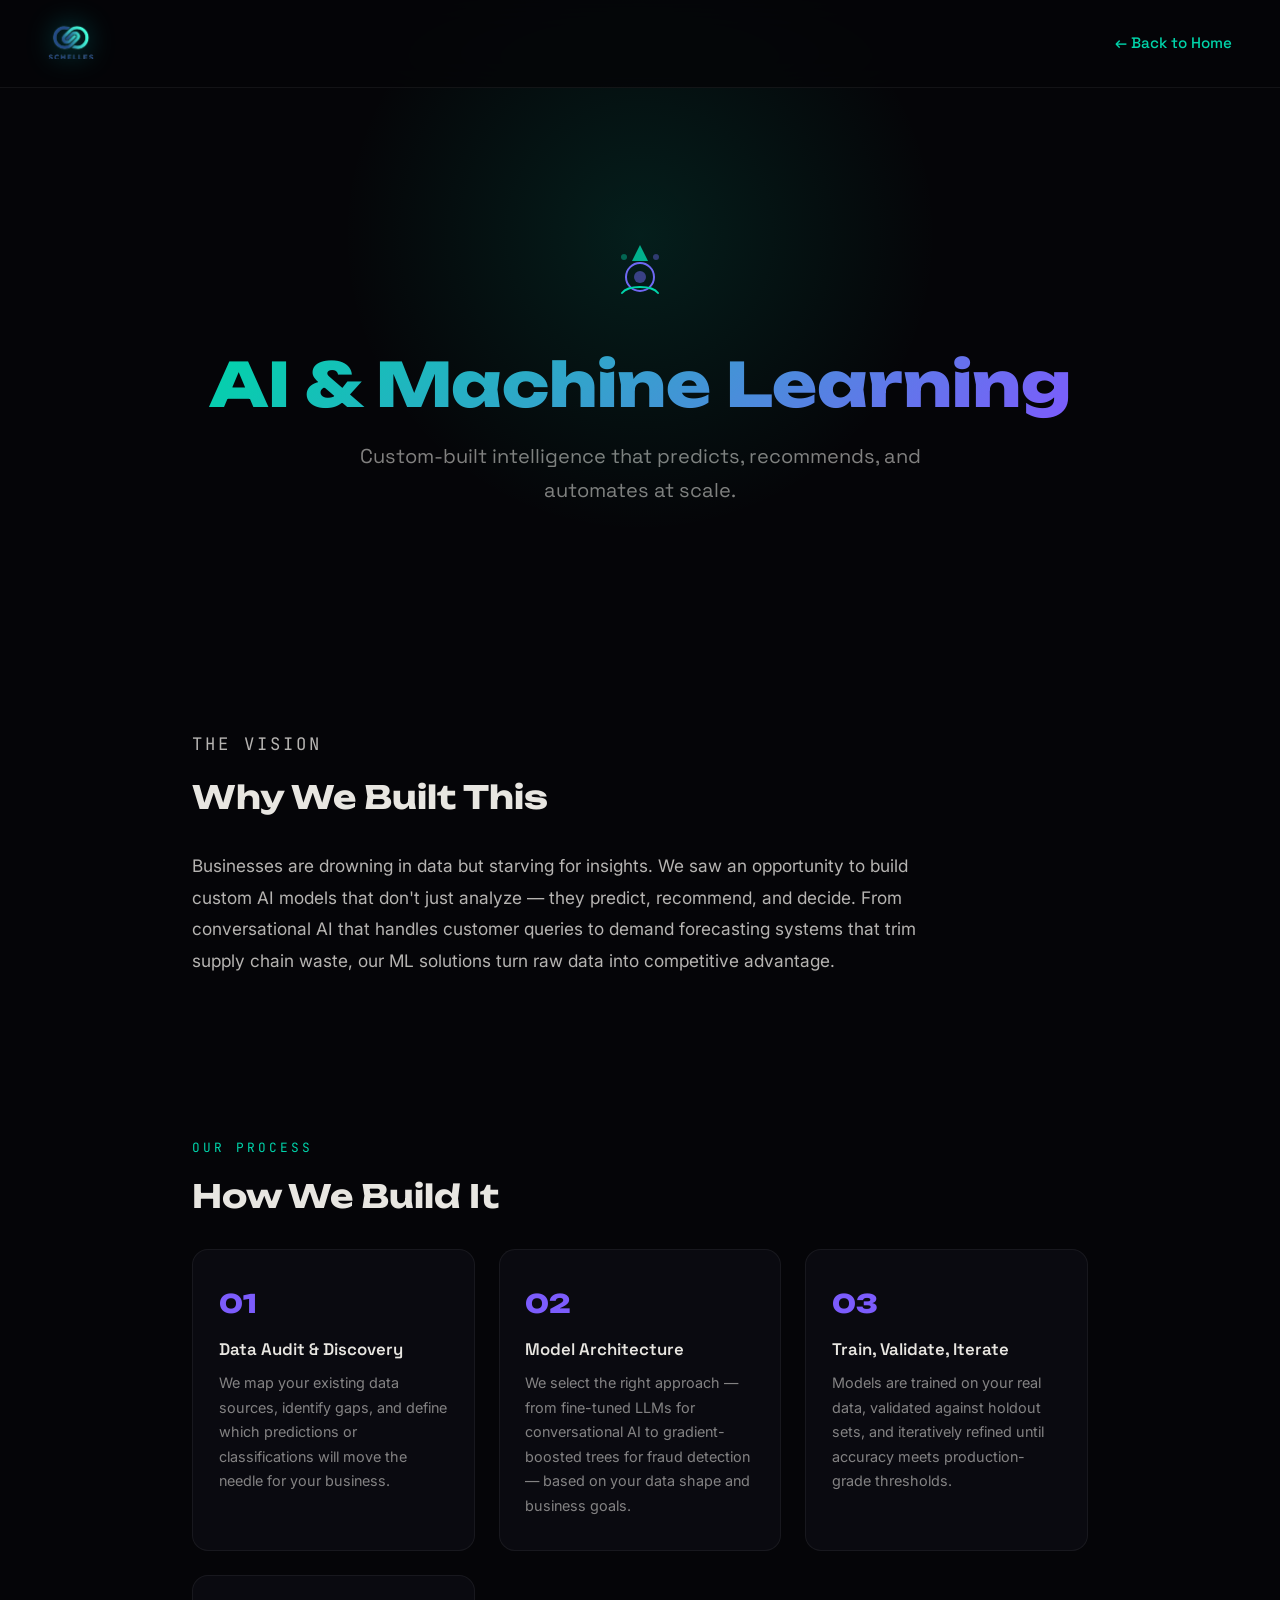
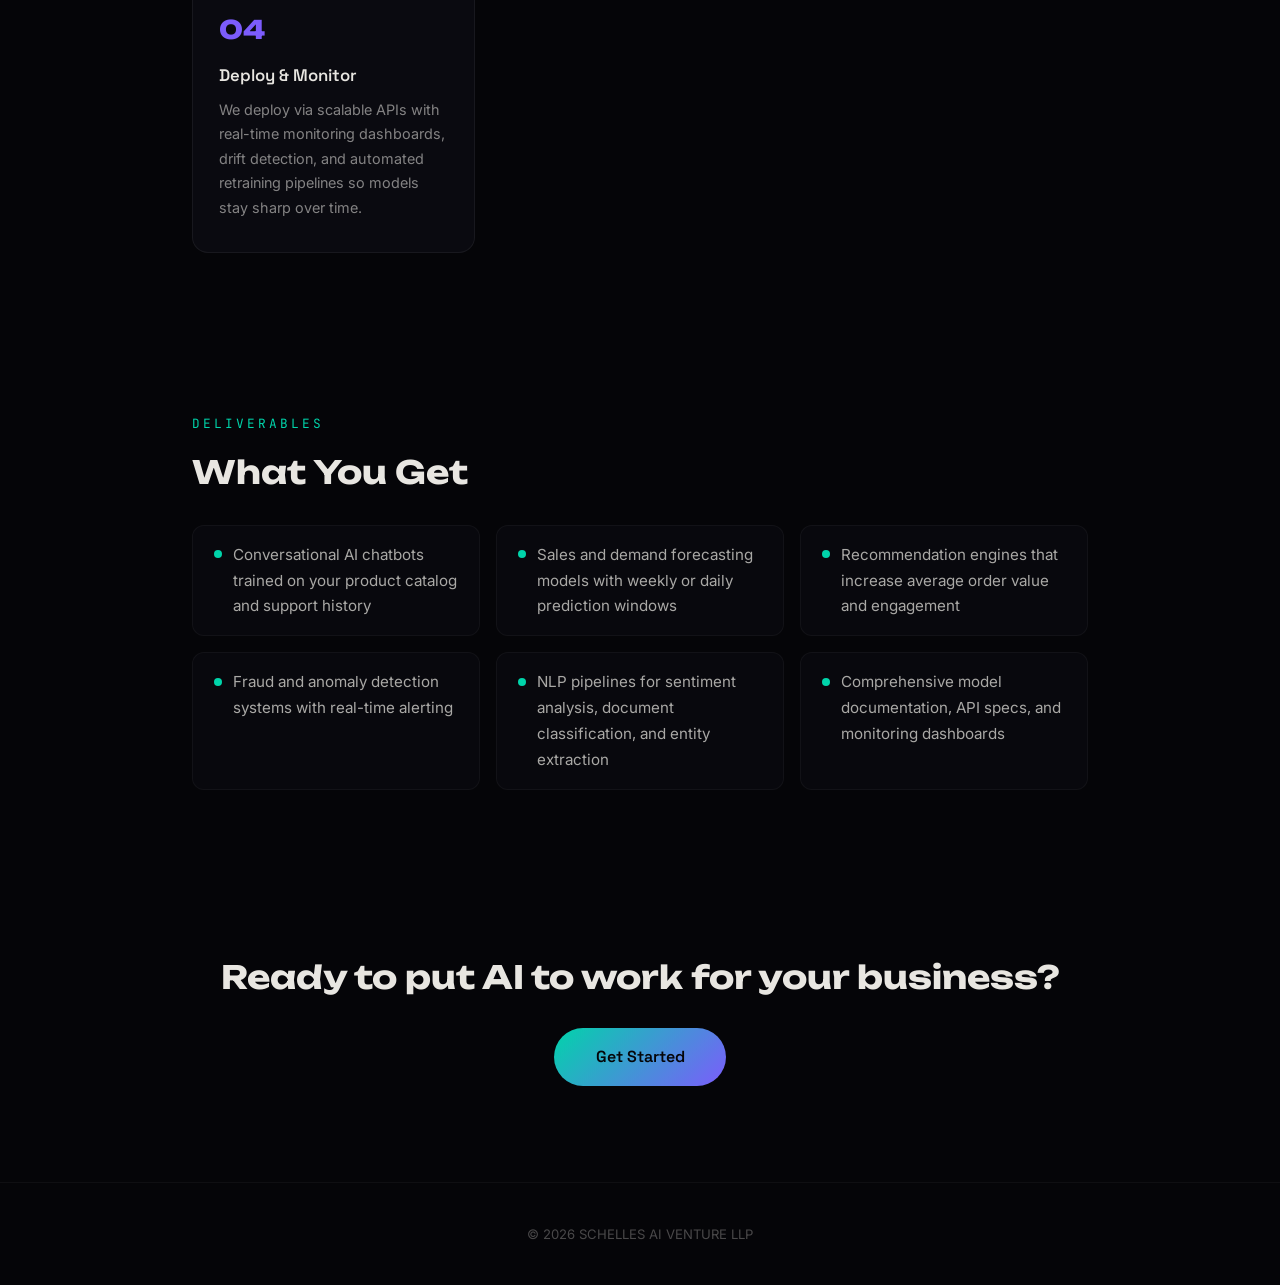
<file: services/ai-ml.html>
<!DOCTYPE html>
<html lang="en">
<head>
    <meta charset="UTF-8">
    <meta name="viewport" content="width=device-width, initial-scale=1.0">
    <title>AI & Machine Learning — SCHELLES AI VENTURE</title>
    <link rel="preconnect" href="https://fonts.googleapis.com">
    <link rel="preconnect" href="https://fonts.gstatic.com" crossorigin>
    <link href="https://fonts.googleapis.com/css2?family=Unbounded:wght@400;500;600;700;800&family=Space+Grotesk:wght@400;500;600;700&family=Inter:wght@300;400;500;600&family=Syne:wght@400;500;600;700&family=JetBrains+Mono:wght@400;500&display=swap" rel="stylesheet">
    <style>
        *, *::before, *::after { margin: 0; padding: 0; box-sizing: border-box; }
        html { scroll-behavior: smooth; }
        body {
            background: #050508;
            color: #e8e6e1;
            font-family: 'Inter', sans-serif;
            font-weight: 400;
            line-height: 1.7;
            overflow-x: hidden;
        }
        /* ── Navbar ── */
        .navbar {
            position: fixed; top: 0; left: 0; width: 100%; z-index: 100;
            display: flex; align-items: center; justify-content: space-between;
            padding: 1.2rem 3rem;
            background: rgba(5,5,8,.82);
            backdrop-filter: blur(18px);
            border-bottom: 1px solid rgba(255,255,255,.06);
        }
        .navbar img { height: 40px; filter: drop-shadow(0 0 14px rgba(0,212,170,.4)) brightness(1.6); }
        .navbar a { text-decoration: none; }
        .back-link {
            font-family: 'Space Grotesk', sans-serif;
            color: #00d4aa; font-size: .95rem; font-weight: 500;
            transition: color .3s;
        }
        .back-link:hover { color: #7c5cfc; }
        /* ── Hero ── */
        .hero {
            min-height: 72vh; display: flex; flex-direction: column;
            align-items: center; justify-content: center; text-align: center;
            padding: 10rem 2rem 4rem;
            position: relative;
        }
        .hero::before {
            content: ''; position: absolute; top: -10%; left: 50%; transform: translateX(-50%);
            width: 600px; height: 600px;
            background: radial-gradient(circle, rgba(0,212,170,.12) 0%, transparent 70%);
            pointer-events: none;
        }
        .hero-icon { margin-bottom: 2rem; }
        .hero-icon svg { width: 72px; height: 72px; }
        .hero h1 {
            font-family: 'Unbounded', sans-serif;
            font-size: clamp(2.2rem, 5.5vw, 3.8rem);
            font-weight: 800; line-height: 1.15;
            background: linear-gradient(135deg, #00d4aa 0%, #7c5cfc 100%);
            -webkit-background-clip: text; -webkit-text-fill-color: transparent;
            background-clip: text;
        }
        .hero .subtitle {
            margin-top: 1.2rem;
            font-family: 'Space Grotesk', sans-serif;
            font-size: clamp(1rem, 2vw, 1.25rem);
            color: rgba(232,230,225,.55);
            max-width: 620px;
        }
        /* ── Sections ── */
        section { padding: 5rem 2rem; max-width: 960px; margin: 0 auto; }
        .section-label {
            font-family: 'JetBrains Mono', monospace;
            font-size: .8rem; text-transform: uppercase; letter-spacing: 3px;
            color: #00d4aa; margin-bottom: .6rem;
        }
        .section-title {
            font-family: 'Unbounded', sans-serif;
            font-size: clamp(1.5rem, 3vw, 2rem);
            font-weight: 700; margin-bottom: 1.6rem;
        }
        /* ── Vision ── */
        .vision p {
            font-size: 1.08rem; color: rgba(232,230,225,.78);
            max-width: 740px; line-height: 1.85;
        }
        /* ── Steps ── */
        .steps { display: grid; grid-template-columns: repeat(auto-fit, minmax(220px, 1fr)); gap: 1.5rem; }
        .step-card {
            background: rgba(14,14,22,.65);
            border: 1px solid rgba(255,255,255,.06);
            border-radius: 16px; padding: 2rem 1.6rem;
            transition: transform .35s, border-color .35s;
        }
        .step-card:hover { transform: translateY(-4px); border-color: rgba(0,212,170,.25); }
        .step-num {
            font-family: 'Unbounded', sans-serif; font-size: 1.6rem;
            font-weight: 800; color: #7c5cfc; margin-bottom: .6rem;
        }
        .step-card h3 {
            font-family: 'Space Grotesk', sans-serif;
            font-size: 1.05rem; font-weight: 600; margin-bottom: .5rem;
        }
        .step-card p { font-size: .9rem; color: rgba(232,230,225,.55); }
        /* ── Tech ── */
        .pills { display: flex; flex-wrap: wrap; gap: .65rem; }
        .pill {
            padding: .45rem 1.1rem; border-radius: 999px;
            font-family: 'JetBrains Mono', monospace; font-size: .82rem;
            background: rgba(124,92,252,.1); border: 1px solid rgba(124,92,252,.25);
            color: #c4b5fd; transition: background .3s, border-color .3s;
        }
        .pill:hover { background: rgba(124,92,252,.22); border-color: #7c5cfc; }
        /* ── Deliverables ── */
        .deliverables { list-style: none; display: grid; grid-template-columns: repeat(auto-fit, minmax(260px, 1fr)); gap: 1rem; }
        .deliverables li {
            padding: 1rem 1.3rem; border-radius: 12px;
            background: rgba(14,14,22,.45); border: 1px solid rgba(255,255,255,.04);
            font-size: .95rem; color: rgba(232,230,225,.72);
            display: flex; align-items: flex-start; gap: .7rem;
        }
        .deliverables li::before {
            content: ''; flex-shrink: 0; width: 8px; height: 8px;
            margin-top: .55rem; border-radius: 50%; background: #00d4aa;
        }
        /* ── CTA ── */
        .cta-section { text-align: center; padding: 5rem 2rem 6rem; }
        .cta-section h2 {
            font-family: 'Unbounded', sans-serif;
            font-size: clamp(1.4rem, 3vw, 2rem); font-weight: 700;
            margin-bottom: 1.5rem;
        }
        .cta-btn {
            display: inline-block; padding: .95rem 2.6rem;
            font-family: 'Space Grotesk', sans-serif; font-size: 1rem; font-weight: 600;
            color: #050508; background: linear-gradient(135deg, #00d4aa, #7c5cfc);
            border: none; border-radius: 999px; text-decoration: none;
            transition: transform .3s, box-shadow .3s; cursor: pointer;
        }
        .cta-btn:hover { transform: translateY(-2px); box-shadow: 0 8px 30px rgba(0,212,170,.3); }
        /* ── Footer ── */
        footer {
            text-align: center; padding: 2.5rem 1rem;
            font-size: .82rem; color: rgba(232,230,225,.3);
            border-top: 1px solid rgba(255,255,255,.04);
        }
        @media (max-width: 640px) {
            .navbar { padding: 1rem 1.4rem; }
            section { padding: 3.5rem 1.2rem; }
            .steps { grid-template-columns: 1fr; }
        }
    </style>
</head>
<body>
    <nav class="navbar">
        <a href="../index.html"><img src="../assets/logo-transparent.png" alt="SCHELLES"></a>
        <a href="../index.html" class="back-link">&larr; Back to Home</a>
    </nav>

    <header class="hero">
        <div class="hero-icon">
            <svg viewBox="0 0 72 72" fill="none" xmlns="http://www.w3.org/2000/svg">
                <path d="M36 8L44 24H28L36 8Z" fill="#00d4aa" opacity=".8"/>
                <circle cx="36" cy="40" r="14" stroke="#7c5cfc" stroke-width="2" fill="none"/>
                <circle cx="36" cy="40" r="6" fill="#7c5cfc" opacity=".5"/>
                <path d="M18 56C24 48 48 48 54 56" stroke="#00d4aa" stroke-width="2" fill="none" stroke-linecap="round"/>
                <circle cx="20" cy="20" r="3" fill="#00d4aa" opacity=".4"/>
                <circle cx="52" cy="20" r="3" fill="#7c5cfc" opacity=".4"/>
            </svg>
        </div>
        <h1>AI & Machine Learning</h1>
        <p class="subtitle">Custom-built intelligence that predicts, recommends, and automates at scale.</p>
    </header>

    <section class="vision">
        <p class="section-label">The Vision</p>
        <h2 class="section-title">Why We Built This</h2>
        <p>Businesses are drowning in data but starving for insights. We saw an opportunity to build custom AI models that don't just analyze — they predict, recommend, and decide. From conversational AI that handles customer queries to demand forecasting systems that trim supply chain waste, our ML solutions turn raw data into competitive advantage.</p>
    </section>

    <section>
        <p class="section-label">Our Process</p>
        <h2 class="section-title">How We Build It</h2>
        <div class="steps">
            <div class="step-card">
                <div class="step-num">01</div>
                <h3>Data Audit & Discovery</h3>
                <p>We map your existing data sources, identify gaps, and define which predictions or classifications will move the needle for your business.</p>
            </div>
            <div class="step-card">
                <div class="step-num">02</div>
                <h3>Model Architecture</h3>
                <p>We select the right approach — from fine-tuned LLMs for conversational AI to gradient-boosted trees for fraud detection — based on your data shape and business goals.</p>
            </div>
            <div class="step-card">
                <div class="step-num">03</div>
                <h3>Train, Validate, Iterate</h3>
                <p>Models are trained on your real data, validated against holdout sets, and iteratively refined until accuracy meets production-grade thresholds.</p>
            </div>
            <div class="step-card">
                <div class="step-num">04</div>
                <h3>Deploy & Monitor</h3>
                <p>We deploy via scalable APIs with real-time monitoring dashboards, drift detection, and automated retraining pipelines so models stay sharp over time.</p>
            </div>
        </div>
    </section>
    <section>
        <p class="section-label">Deliverables</p>
        <h2 class="section-title">What You Get</h2>
        <ul class="deliverables">
            <li>Conversational AI chatbots trained on your product catalog and support history</li>
            <li>Sales and demand forecasting models with weekly or daily prediction windows</li>
            <li>Recommendation engines that increase average order value and engagement</li>
            <li>Fraud and anomaly detection systems with real-time alerting</li>
            <li>NLP pipelines for sentiment analysis, document classification, and entity extraction</li>
            <li>Comprehensive model documentation, API specs, and monitoring dashboards</li>
        </ul>
    </section>

    <section class="cta-section">
        <h2>Ready to put AI to work for your business?</h2>
        <a href="../index.html#contact" class="cta-btn">Get Started</a>
    </section>

    <footer>&copy; 2026 SCHELLES AI VENTURE LLP</footer>
</body>
</html>
</file>
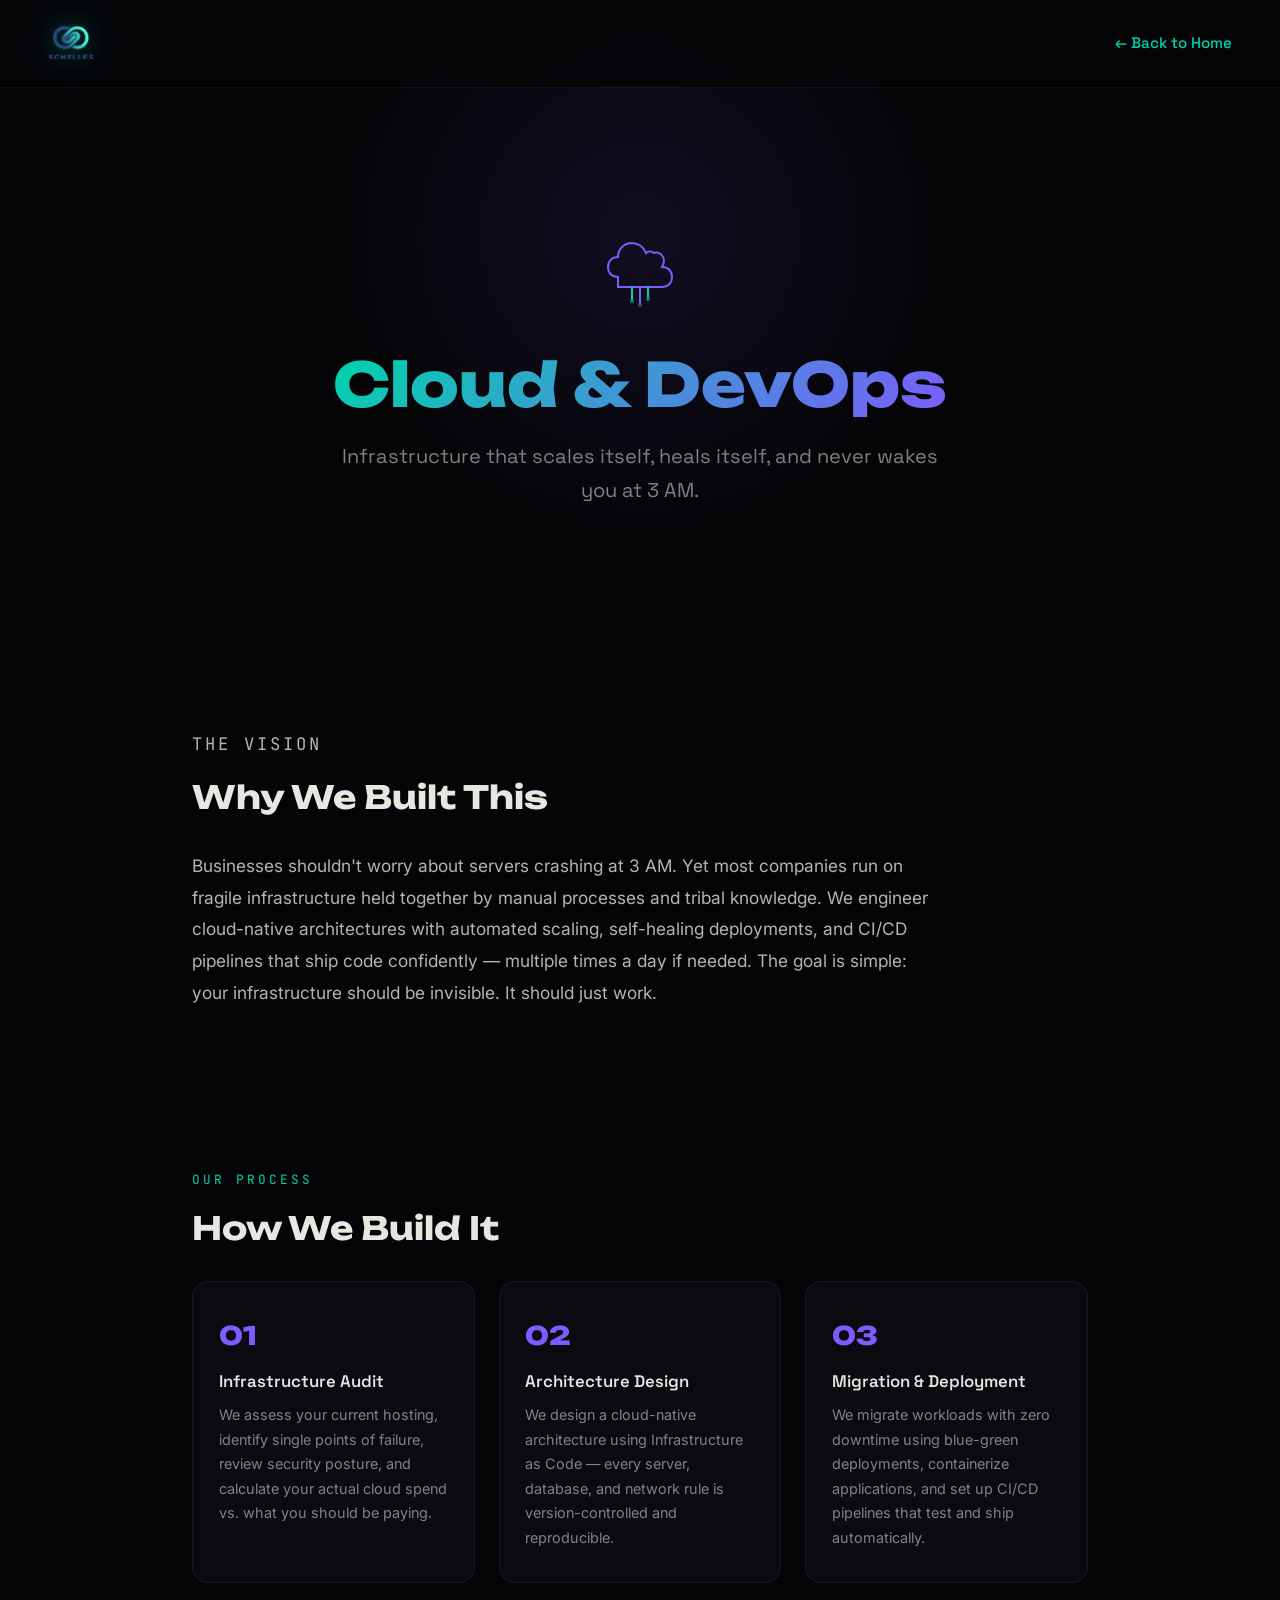
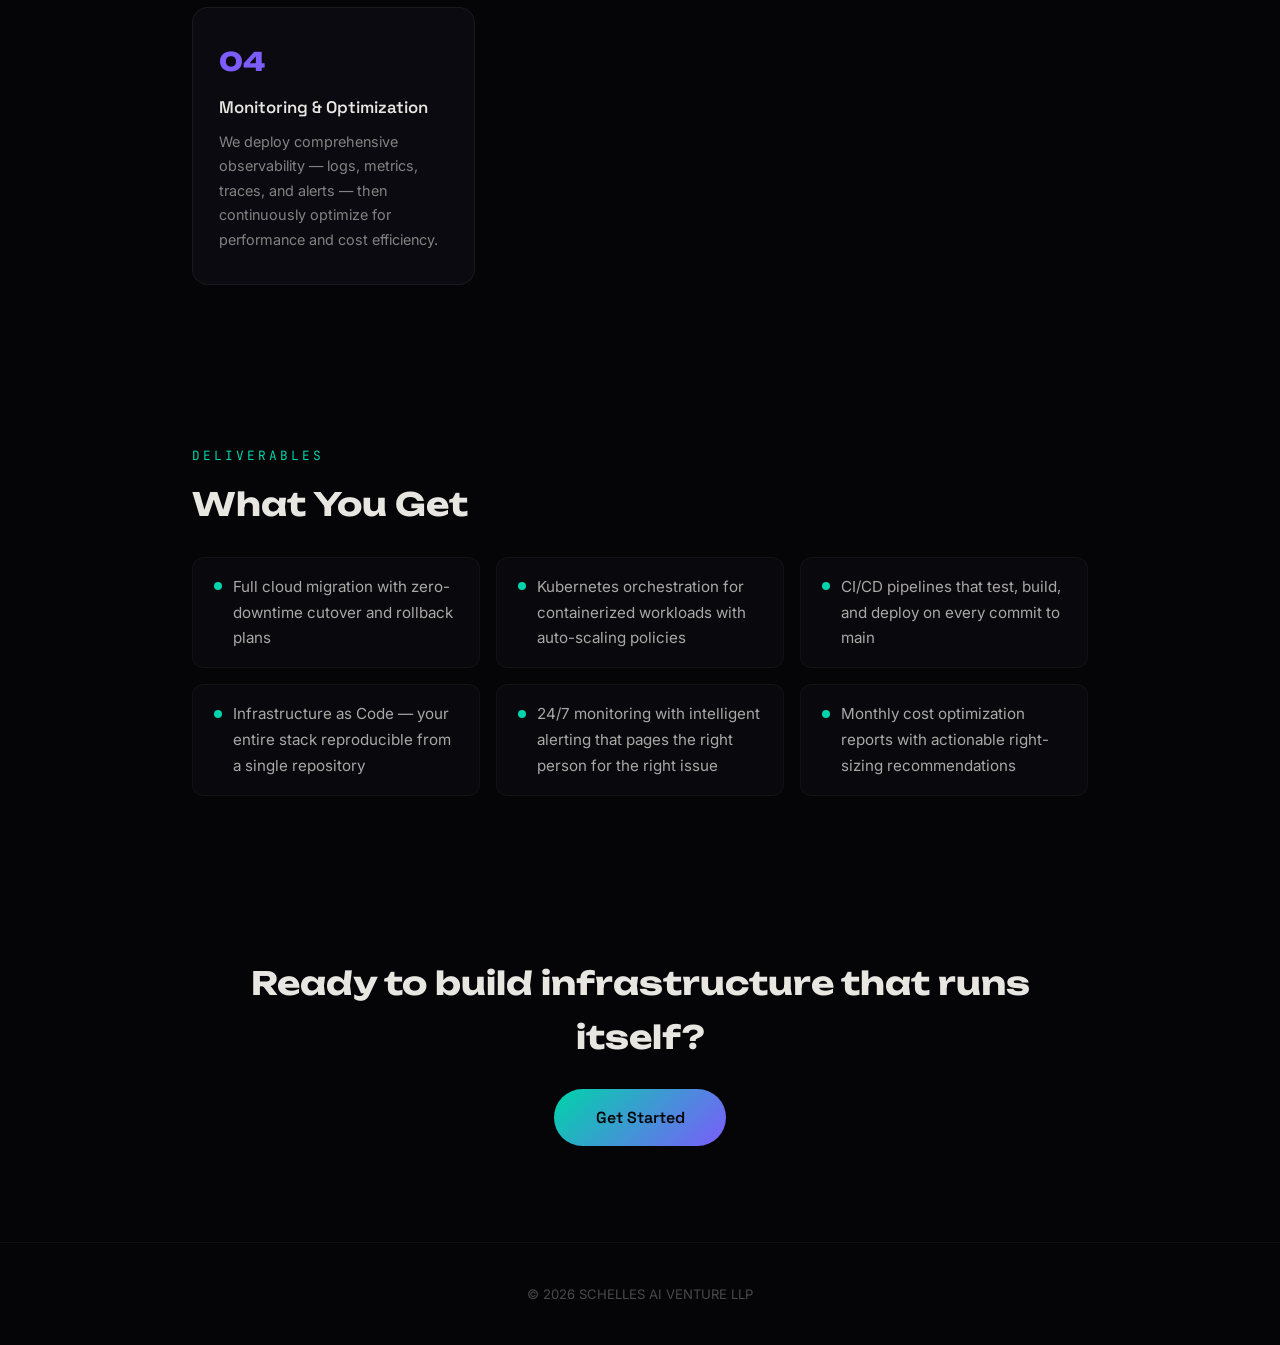
<file: services/cloud-devops.html>
<!DOCTYPE html>
<html lang="en">
<head>
    <meta charset="UTF-8">
    <meta name="viewport" content="width=device-width, initial-scale=1.0">
    <title>Cloud & DevOps — SCHELLES AI VENTURE</title>
    <link rel="preconnect" href="https://fonts.googleapis.com">
    <link rel="preconnect" href="https://fonts.gstatic.com" crossorigin>
    <link href="https://fonts.googleapis.com/css2?family=Unbounded:wght@400;500;600;700;800&family=Space+Grotesk:wght@400;500;600;700&family=Inter:wght@300;400;500;600&family=Syne:wght@400;500;600;700&family=JetBrains+Mono:wght@400;500&display=swap" rel="stylesheet">
    <style>
        *, *::before, *::after { margin: 0; padding: 0; box-sizing: border-box; }
        html { scroll-behavior: smooth; }
        body {
            background: #050508; color: #e8e6e1;
            font-family: 'Inter', sans-serif; font-weight: 400;
            line-height: 1.7; overflow-x: hidden;
        }
        .navbar {
            position: fixed; top: 0; left: 0; width: 100%; z-index: 100;
            display: flex; align-items: center; justify-content: space-between;
            padding: 1.2rem 3rem;
            background: rgba(5,5,8,.82); backdrop-filter: blur(18px);
            border-bottom: 1px solid rgba(255,255,255,.06);
        }
        .navbar img { height: 40px; filter: drop-shadow(0 0 14px rgba(0,212,170,.4)) brightness(1.6); }
        .navbar a { text-decoration: none; }
        .back-link {
            font-family: 'Space Grotesk', sans-serif;
            color: #00d4aa; font-size: .95rem; font-weight: 500; transition: color .3s;
        }
        .back-link:hover { color: #7c5cfc; }
        .hero {
            min-height: 72vh; display: flex; flex-direction: column;
            align-items: center; justify-content: center; text-align: center;
            padding: 10rem 2rem 4rem; position: relative;
        }
        .hero::before {
            content: ''; position: absolute; top: -10%; left: 50%; transform: translateX(-50%);
            width: 600px; height: 600px;
            background: radial-gradient(circle, rgba(124,92,252,.1) 0%, transparent 70%);
            pointer-events: none;
        }
        .hero-icon { margin-bottom: 2rem; }
        .hero-icon svg { width: 72px; height: 72px; }
        .hero h1 {
            font-family: 'Unbounded', sans-serif;
            font-size: clamp(2.2rem, 5.5vw, 3.8rem);
            font-weight: 800; line-height: 1.15;
            background: linear-gradient(135deg, #00d4aa 0%, #7c5cfc 100%);
            -webkit-background-clip: text; -webkit-text-fill-color: transparent; background-clip: text;
        }
        .hero .subtitle {
            margin-top: 1.2rem; font-family: 'Space Grotesk', sans-serif;
            font-size: clamp(1rem, 2vw, 1.25rem);
            color: rgba(232,230,225,.55); max-width: 620px;
        }
        section { padding: 5rem 2rem; max-width: 960px; margin: 0 auto; }
        .section-label {
            font-family: 'JetBrains Mono', monospace;
            font-size: .8rem; text-transform: uppercase; letter-spacing: 3px;
            color: #00d4aa; margin-bottom: .6rem;
        }
        .section-title {
            font-family: 'Unbounded', sans-serif;
            font-size: clamp(1.5rem, 3vw, 2rem); font-weight: 700; margin-bottom: 1.6rem;
        }
        .vision p { font-size: 1.08rem; color: rgba(232,230,225,.78); max-width: 740px; line-height: 1.85; }
        .steps { display: grid; grid-template-columns: repeat(auto-fit, minmax(220px, 1fr)); gap: 1.5rem; }
        .step-card {
            background: rgba(14,14,22,.65); border: 1px solid rgba(255,255,255,.06);
            border-radius: 16px; padding: 2rem 1.6rem;
            transition: transform .35s, border-color .35s;
        }
        .step-card:hover { transform: translateY(-4px); border-color: rgba(0,212,170,.25); }
        .step-num {
            font-family: 'Unbounded', sans-serif; font-size: 1.6rem;
            font-weight: 800; color: #7c5cfc; margin-bottom: .6rem;
        }
        .step-card h3 { font-family: 'Space Grotesk', sans-serif; font-size: 1.05rem; font-weight: 600; margin-bottom: .5rem; }
        .step-card p { font-size: .9rem; color: rgba(232,230,225,.55); }
        .pills { display: flex; flex-wrap: wrap; gap: .65rem; }
        .pill {
            padding: .45rem 1.1rem; border-radius: 999px;
            font-family: 'JetBrains Mono', monospace; font-size: .82rem;
            background: rgba(124,92,252,.1); border: 1px solid rgba(124,92,252,.25);
            color: #c4b5fd; transition: background .3s, border-color .3s;
        }
        .pill:hover { background: rgba(124,92,252,.22); border-color: #7c5cfc; }
        .deliverables { list-style: none; display: grid; grid-template-columns: repeat(auto-fit, minmax(260px, 1fr)); gap: 1rem; }
        .deliverables li {
            padding: 1rem 1.3rem; border-radius: 12px;
            background: rgba(14,14,22,.45); border: 1px solid rgba(255,255,255,.04);
            font-size: .95rem; color: rgba(232,230,225,.72);
            display: flex; align-items: flex-start; gap: .7rem;
        }
        .deliverables li::before {
            content: ''; flex-shrink: 0; width: 8px; height: 8px;
            margin-top: .55rem; border-radius: 50%; background: #00d4aa;
        }
        .cta-section { text-align: center; padding: 5rem 2rem 6rem; }
        .cta-section h2 {
            font-family: 'Unbounded', sans-serif;
            font-size: clamp(1.4rem, 3vw, 2rem); font-weight: 700; margin-bottom: 1.5rem;
        }
        .cta-btn {
            display: inline-block; padding: .95rem 2.6rem;
            font-family: 'Space Grotesk', sans-serif; font-size: 1rem; font-weight: 600;
            color: #050508; background: linear-gradient(135deg, #00d4aa, #7c5cfc);
            border: none; border-radius: 999px; text-decoration: none;
            transition: transform .3s, box-shadow .3s;
        }
        .cta-btn:hover { transform: translateY(-2px); box-shadow: 0 8px 30px rgba(0,212,170,.3); }
        footer {
            text-align: center; padding: 2.5rem 1rem;
            font-size: .82rem; color: rgba(232,230,225,.3);
            border-top: 1px solid rgba(255,255,255,.04);
        }
        @media (max-width: 640px) {
            .navbar { padding: 1rem 1.4rem; }
            section { padding: 3.5rem 1.2rem; }
            .steps { grid-template-columns: 1fr; }
        }
    </style>
</head>
<body>
    <nav class="navbar">
        <a href="../index.html"><img src="../assets/logo-transparent.png" alt="SCHELLES"></a>
        <a href="../index.html" class="back-link">&larr; Back to Home</a>
    </nav>

    <header class="hero">
        <div class="hero-icon">
            <svg viewBox="0 0 72 72" fill="none" xmlns="http://www.w3.org/2000/svg">
                <path d="M14 40C8 40 4 36 4 30C4 24 8 20 14 20C14 12 20 6 28 6C34 6 40 10 42 16C44 14 48 14 50 16C54 14 60 18 60 24C60 26 59 28 58 30C64 30 68 34 68 40C68 46 64 50 58 50H14Z" stroke="#7c5cfc" stroke-width="2" fill="none"/>
                <path d="M28 50V62" stroke="#00d4aa" stroke-width="2" stroke-linecap="round"/>
                <path d="M36 50V66" stroke="#7c5cfc" stroke-width="2" stroke-linecap="round"/>
                <path d="M44 50V60" stroke="#00d4aa" stroke-width="2" stroke-linecap="round"/>
                <circle cx="28" cy="64" r="2" fill="#00d4aa" opacity=".6"/>
                <circle cx="36" cy="68" r="2" fill="#7c5cfc" opacity=".6"/>
                <circle cx="44" cy="62" r="2" fill="#00d4aa" opacity=".6"/>
            </svg>
        </div>
        <h1>Cloud & DevOps</h1>
        <p class="subtitle">Infrastructure that scales itself, heals itself, and never wakes you at 3 AM.</p>
    </header>

    <section class="vision">
        <p class="section-label">The Vision</p>
        <h2 class="section-title">Why We Built This</h2>
        <p>Businesses shouldn't worry about servers crashing at 3 AM. Yet most companies run on fragile infrastructure held together by manual processes and tribal knowledge. We engineer cloud-native architectures with automated scaling, self-healing deployments, and CI/CD pipelines that ship code confidently — multiple times a day if needed. The goal is simple: your infrastructure should be invisible. It should just work.</p>
    </section>

    <section>
        <p class="section-label">Our Process</p>
        <h2 class="section-title">How We Build It</h2>
        <div class="steps">
            <div class="step-card">
                <div class="step-num">01</div>
                <h3>Infrastructure Audit</h3>
                <p>We assess your current hosting, identify single points of failure, review security posture, and calculate your actual cloud spend vs. what you should be paying.</p>
            </div>
            <div class="step-card">
                <div class="step-num">02</div>
                <h3>Architecture Design</h3>
                <p>We design a cloud-native architecture using Infrastructure as Code — every server, database, and network rule is version-controlled and reproducible.</p>
            </div>
            <div class="step-card">
                <div class="step-num">03</div>
                <h3>Migration & Deployment</h3>
                <p>We migrate workloads with zero downtime using blue-green deployments, containerize applications, and set up CI/CD pipelines that test and ship automatically.</p>
            </div>
            <div class="step-card">
                <div class="step-num">04</div>
                <h3>Monitoring & Optimization</h3>
                <p>We deploy comprehensive observability — logs, metrics, traces, and alerts — then continuously optimize for performance and cost efficiency.</p>
            </div>
        </div>
    </section>
    <section>
        <p class="section-label">Deliverables</p>
        <h2 class="section-title">What You Get</h2>
        <ul class="deliverables">
            <li>Full cloud migration with zero-downtime cutover and rollback plans</li>
            <li>Kubernetes orchestration for containerized workloads with auto-scaling policies</li>
            <li>CI/CD pipelines that test, build, and deploy on every commit to main</li>
            <li>Infrastructure as Code — your entire stack reproducible from a single repository</li>
            <li>24/7 monitoring with intelligent alerting that pages the right person for the right issue</li>
            <li>Monthly cost optimization reports with actionable right-sizing recommendations</li>
        </ul>
    </section>

    <section class="cta-section">
        <h2>Ready to build infrastructure that runs itself?</h2>
        <a href="../index.html#contact" class="cta-btn">Get Started</a>
    </section>

    <footer>&copy; 2026 SCHELLES AI VENTURE LLP</footer>
</body>
</html>
</file>
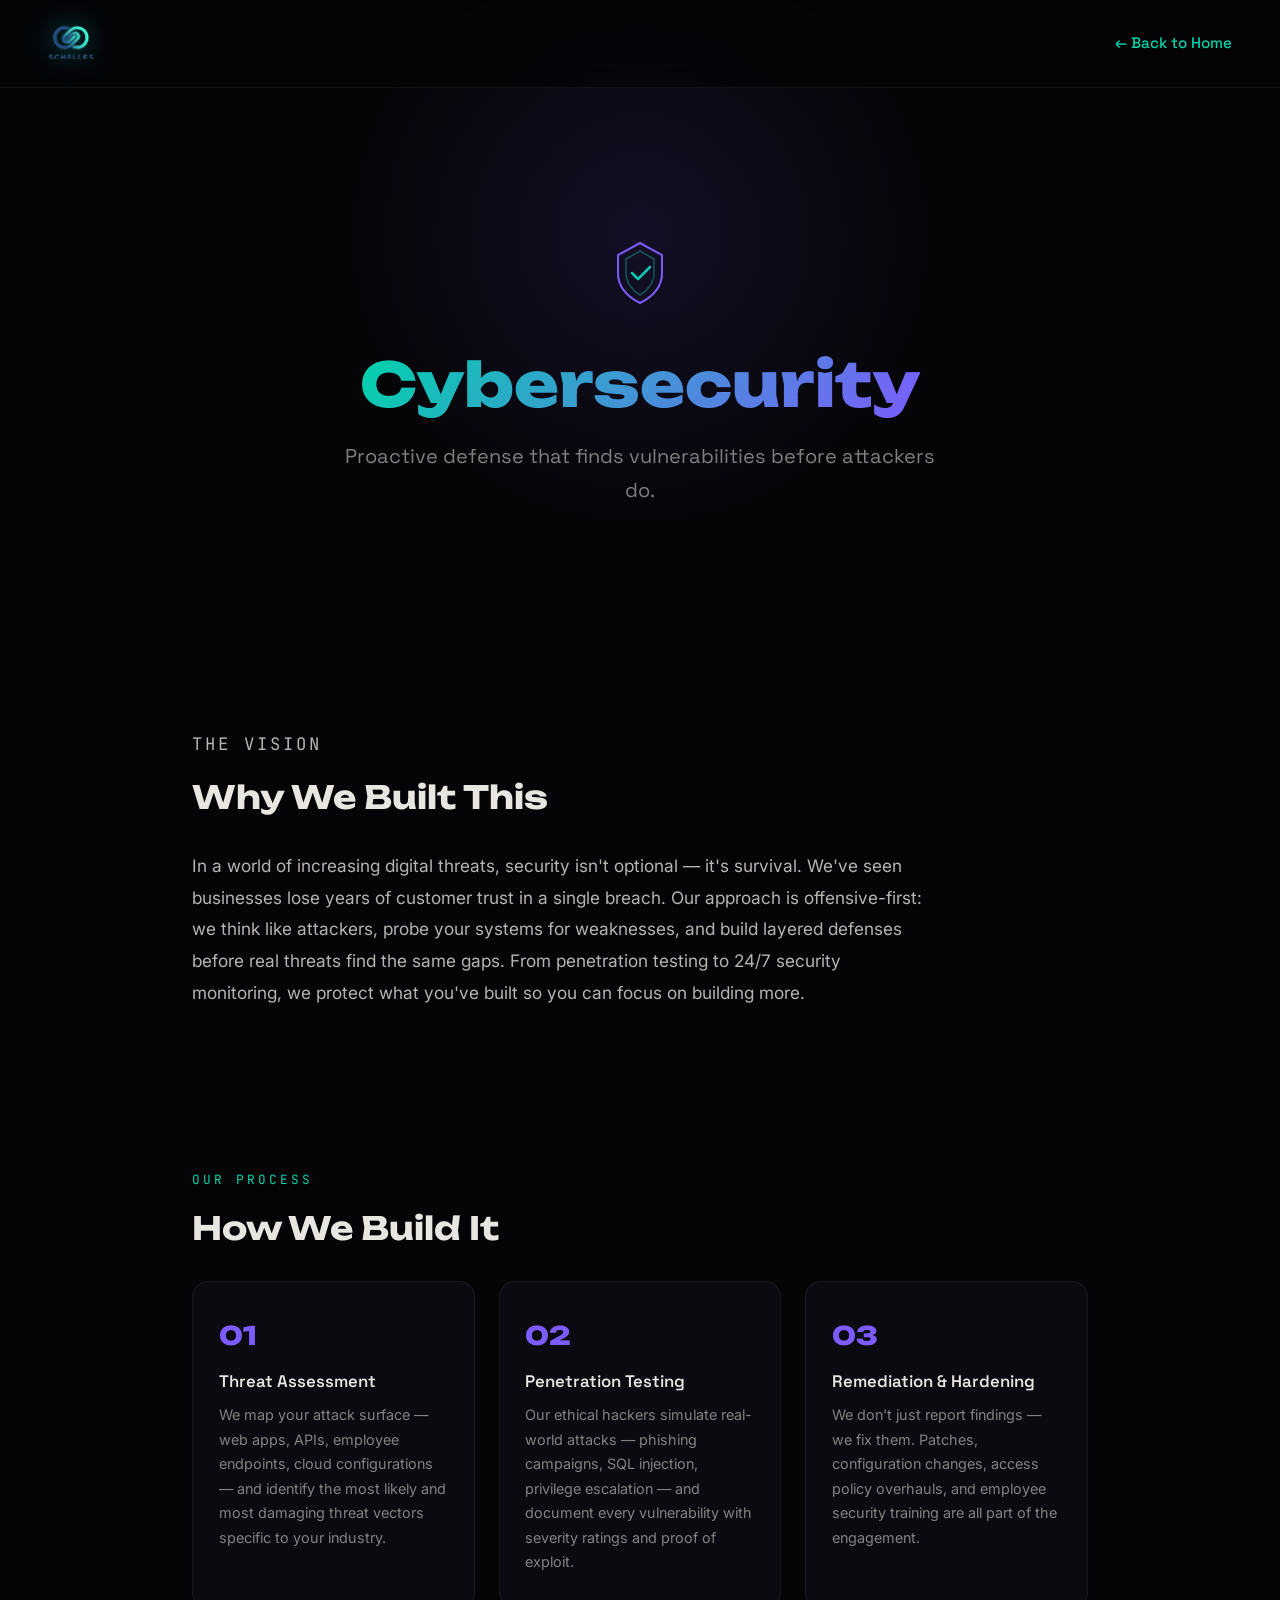
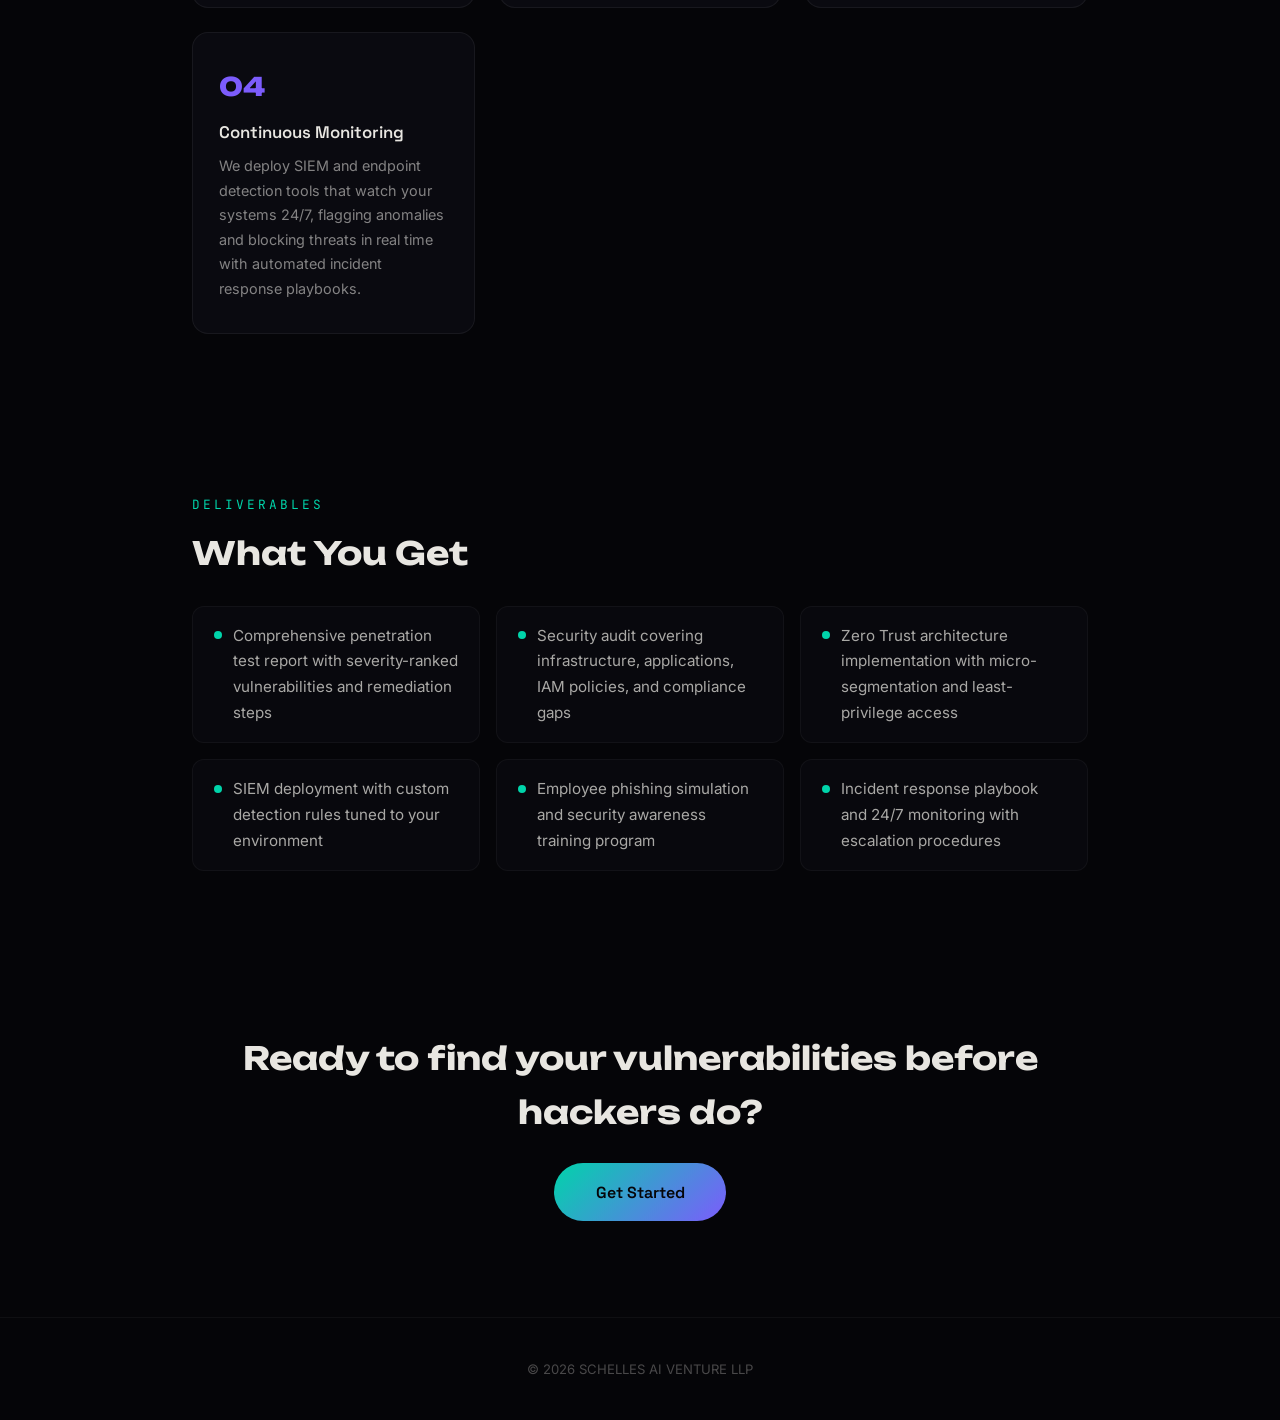
<file: services/cybersecurity.html>
<!DOCTYPE html>
<html lang="en">
<head>
    <meta charset="UTF-8">
    <meta name="viewport" content="width=device-width, initial-scale=1.0">
    <title>Cybersecurity — SCHELLES AI VENTURE</title>
    <link rel="preconnect" href="https://fonts.googleapis.com">
    <link rel="preconnect" href="https://fonts.gstatic.com" crossorigin>
    <link href="https://fonts.googleapis.com/css2?family=Unbounded:wght@400;500;600;700;800&family=Space+Grotesk:wght@400;500;600;700&family=Inter:wght@300;400;500;600&family=Syne:wght@400;500;600;700&family=JetBrains+Mono:wght@400;500&display=swap" rel="stylesheet">
    <style>
        *, *::before, *::after { margin: 0; padding: 0; box-sizing: border-box; }
        html { scroll-behavior: smooth; }
        body {
            background: #050508; color: #e8e6e1;
            font-family: 'Inter', sans-serif; font-weight: 400;
            line-height: 1.7; overflow-x: hidden;
        }
        .navbar {
            position: fixed; top: 0; left: 0; width: 100%; z-index: 100;
            display: flex; align-items: center; justify-content: space-between;
            padding: 1.2rem 3rem;
            background: rgba(5,5,8,.82); backdrop-filter: blur(18px);
            border-bottom: 1px solid rgba(255,255,255,.06);
        }
        .navbar img { height: 40px; filter: drop-shadow(0 0 14px rgba(0,212,170,.4)) brightness(1.6); }
        .navbar a { text-decoration: none; }
        .back-link {
            font-family: 'Space Grotesk', sans-serif;
            color: #00d4aa; font-size: .95rem; font-weight: 500; transition: color .3s;
        }
        .back-link:hover { color: #7c5cfc; }
        .hero {
            min-height: 72vh; display: flex; flex-direction: column;
            align-items: center; justify-content: center; text-align: center;
            padding: 10rem 2rem 4rem; position: relative;
        }
        .hero::before {
            content: ''; position: absolute; top: -10%; left: 50%; transform: translateX(-50%);
            width: 600px; height: 600px;
            background: radial-gradient(circle, rgba(124,92,252,.12) 0%, transparent 70%);
            pointer-events: none;
        }
        .hero-icon { margin-bottom: 2rem; }
        .hero-icon svg { width: 72px; height: 72px; }
        .hero h1 {
            font-family: 'Unbounded', sans-serif;
            font-size: clamp(2.2rem, 5.5vw, 3.8rem);
            font-weight: 800; line-height: 1.15;
            background: linear-gradient(135deg, #00d4aa 0%, #7c5cfc 100%);
            -webkit-background-clip: text; -webkit-text-fill-color: transparent; background-clip: text;
        }
        .hero .subtitle {
            margin-top: 1.2rem; font-family: 'Space Grotesk', sans-serif;
            font-size: clamp(1rem, 2vw, 1.25rem);
            color: rgba(232,230,225,.55); max-width: 620px;
        }
        section { padding: 5rem 2rem; max-width: 960px; margin: 0 auto; }
        .section-label {
            font-family: 'JetBrains Mono', monospace;
            font-size: .8rem; text-transform: uppercase; letter-spacing: 3px;
            color: #00d4aa; margin-bottom: .6rem;
        }
        .section-title {
            font-family: 'Unbounded', sans-serif;
            font-size: clamp(1.5rem, 3vw, 2rem); font-weight: 700; margin-bottom: 1.6rem;
        }
        .vision p { font-size: 1.08rem; color: rgba(232,230,225,.78); max-width: 740px; line-height: 1.85; }
        .steps { display: grid; grid-template-columns: repeat(auto-fit, minmax(220px, 1fr)); gap: 1.5rem; }
        .step-card {
            background: rgba(14,14,22,.65); border: 1px solid rgba(255,255,255,.06);
            border-radius: 16px; padding: 2rem 1.6rem;
            transition: transform .35s, border-color .35s;
        }
        .step-card:hover { transform: translateY(-4px); border-color: rgba(0,212,170,.25); }
        .step-num {
            font-family: 'Unbounded', sans-serif; font-size: 1.6rem;
            font-weight: 800; color: #7c5cfc; margin-bottom: .6rem;
        }
        .step-card h3 { font-family: 'Space Grotesk', sans-serif; font-size: 1.05rem; font-weight: 600; margin-bottom: .5rem; }
        .step-card p { font-size: .9rem; color: rgba(232,230,225,.55); }
        .pills { display: flex; flex-wrap: wrap; gap: .65rem; }
        .pill {
            padding: .45rem 1.1rem; border-radius: 999px;
            font-family: 'JetBrains Mono', monospace; font-size: .82rem;
            background: rgba(124,92,252,.1); border: 1px solid rgba(124,92,252,.25);
            color: #c4b5fd; transition: background .3s, border-color .3s;
        }
        .pill:hover { background: rgba(124,92,252,.22); border-color: #7c5cfc; }
        .deliverables { list-style: none; display: grid; grid-template-columns: repeat(auto-fit, minmax(260px, 1fr)); gap: 1rem; }
        .deliverables li {
            padding: 1rem 1.3rem; border-radius: 12px;
            background: rgba(14,14,22,.45); border: 1px solid rgba(255,255,255,.04);
            font-size: .95rem; color: rgba(232,230,225,.72);
            display: flex; align-items: flex-start; gap: .7rem;
        }
        .deliverables li::before {
            content: ''; flex-shrink: 0; width: 8px; height: 8px;
            margin-top: .55rem; border-radius: 50%; background: #00d4aa;
        }
        .cta-section { text-align: center; padding: 5rem 2rem 6rem; }
        .cta-section h2 {
            font-family: 'Unbounded', sans-serif;
            font-size: clamp(1.4rem, 3vw, 2rem); font-weight: 700; margin-bottom: 1.5rem;
        }
        .cta-btn {
            display: inline-block; padding: .95rem 2.6rem;
            font-family: 'Space Grotesk', sans-serif; font-size: 1rem; font-weight: 600;
            color: #050508; background: linear-gradient(135deg, #00d4aa, #7c5cfc);
            border: none; border-radius: 999px; text-decoration: none;
            transition: transform .3s, box-shadow .3s;
        }
        .cta-btn:hover { transform: translateY(-2px); box-shadow: 0 8px 30px rgba(0,212,170,.3); }
        footer {
            text-align: center; padding: 2.5rem 1rem;
            font-size: .82rem; color: rgba(232,230,225,.3);
            border-top: 1px solid rgba(255,255,255,.04);
        }
        @media (max-width: 640px) {
            .navbar { padding: 1rem 1.4rem; }
            section { padding: 3.5rem 1.2rem; }
            .steps { grid-template-columns: 1fr; }
        }
    </style>
</head>
<body>
    <nav class="navbar">
        <a href="../index.html"><img src="../assets/logo-transparent.png" alt="SCHELLES"></a>
        <a href="../index.html" class="back-link">&larr; Back to Home</a>
    </nav>

    <header class="hero">
        <div class="hero-icon">
            <svg viewBox="0 0 72 72" fill="none" xmlns="http://www.w3.org/2000/svg">
                <path d="M36 6L58 18V36C58 50 48 60 36 66C24 60 14 50 14 36V18L36 6Z" stroke="#7c5cfc" stroke-width="2" fill="none"/>
                <path d="M36 14L50 22V36C50 46 43 54 36 58C29 54 22 46 22 36V22L36 14Z" stroke="#00d4aa" stroke-width="1.5" opacity=".4" fill="none"/>
                <path d="M28 36L34 42L46 30" stroke="#00d4aa" stroke-width="2.5" stroke-linecap="round" stroke-linejoin="round"/>
            </svg>
        </div>
        <h1>Cybersecurity</h1>
        <p class="subtitle">Proactive defense that finds vulnerabilities before attackers do.</p>
    </header>

    <section class="vision">
        <p class="section-label">The Vision</p>
        <h2 class="section-title">Why We Built This</h2>
        <p>In a world of increasing digital threats, security isn't optional — it's survival. We've seen businesses lose years of customer trust in a single breach. Our approach is offensive-first: we think like attackers, probe your systems for weaknesses, and build layered defenses before real threats find the same gaps. From penetration testing to 24/7 security monitoring, we protect what you've built so you can focus on building more.</p>
    </section>

    <section>
        <p class="section-label">Our Process</p>
        <h2 class="section-title">How We Build It</h2>
        <div class="steps">
            <div class="step-card">
                <div class="step-num">01</div>
                <h3>Threat Assessment</h3>
                <p>We map your attack surface — web apps, APIs, employee endpoints, cloud configurations — and identify the most likely and most damaging threat vectors specific to your industry.</p>
            </div>
            <div class="step-card">
                <div class="step-num">02</div>
                <h3>Penetration Testing</h3>
                <p>Our ethical hackers simulate real-world attacks — phishing campaigns, SQL injection, privilege escalation — and document every vulnerability with severity ratings and proof of exploit.</p>
            </div>
            <div class="step-card">
                <div class="step-num">03</div>
                <h3>Remediation & Hardening</h3>
                <p>We don't just report findings — we fix them. Patches, configuration changes, access policy overhauls, and employee security training are all part of the engagement.</p>
            </div>
            <div class="step-card">
                <div class="step-num">04</div>
                <h3>Continuous Monitoring</h3>
                <p>We deploy SIEM and endpoint detection tools that watch your systems 24/7, flagging anomalies and blocking threats in real time with automated incident response playbooks.</p>
            </div>
        </div>
    </section>
    <section>
        <p class="section-label">Deliverables</p>
        <h2 class="section-title">What You Get</h2>
        <ul class="deliverables">
            <li>Comprehensive penetration test report with severity-ranked vulnerabilities and remediation steps</li>
            <li>Security audit covering infrastructure, applications, IAM policies, and compliance gaps</li>
            <li>Zero Trust architecture implementation with micro-segmentation and least-privilege access</li>
            <li>SIEM deployment with custom detection rules tuned to your environment</li>
            <li>Employee phishing simulation and security awareness training program</li>
            <li>Incident response playbook and 24/7 monitoring with escalation procedures</li>
        </ul>
    </section>

    <section class="cta-section">
        <h2>Ready to find your vulnerabilities before hackers do?</h2>
        <a href="../index.html#contact" class="cta-btn">Get Started</a>
    </section>

    <footer>&copy; 2026 SCHELLES AI VENTURE LLP</footer>
</body>
</html>
</file>
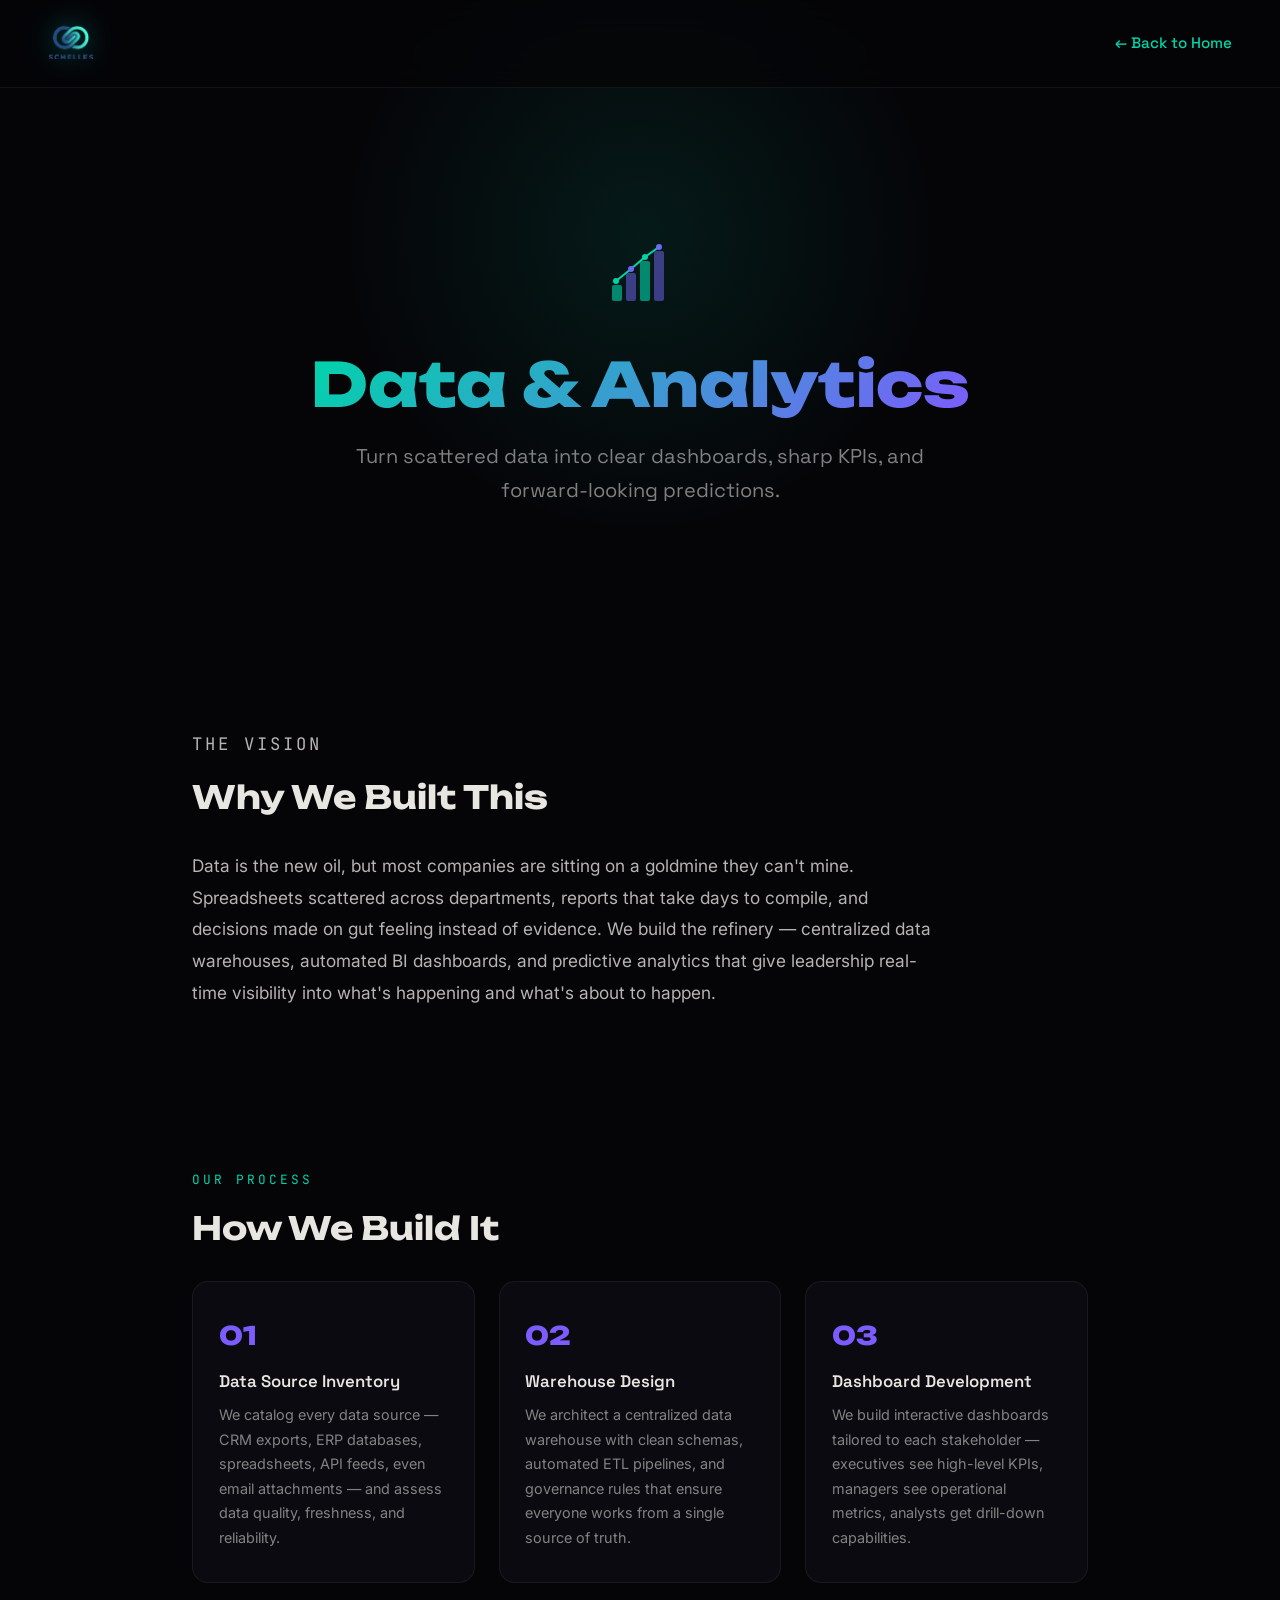
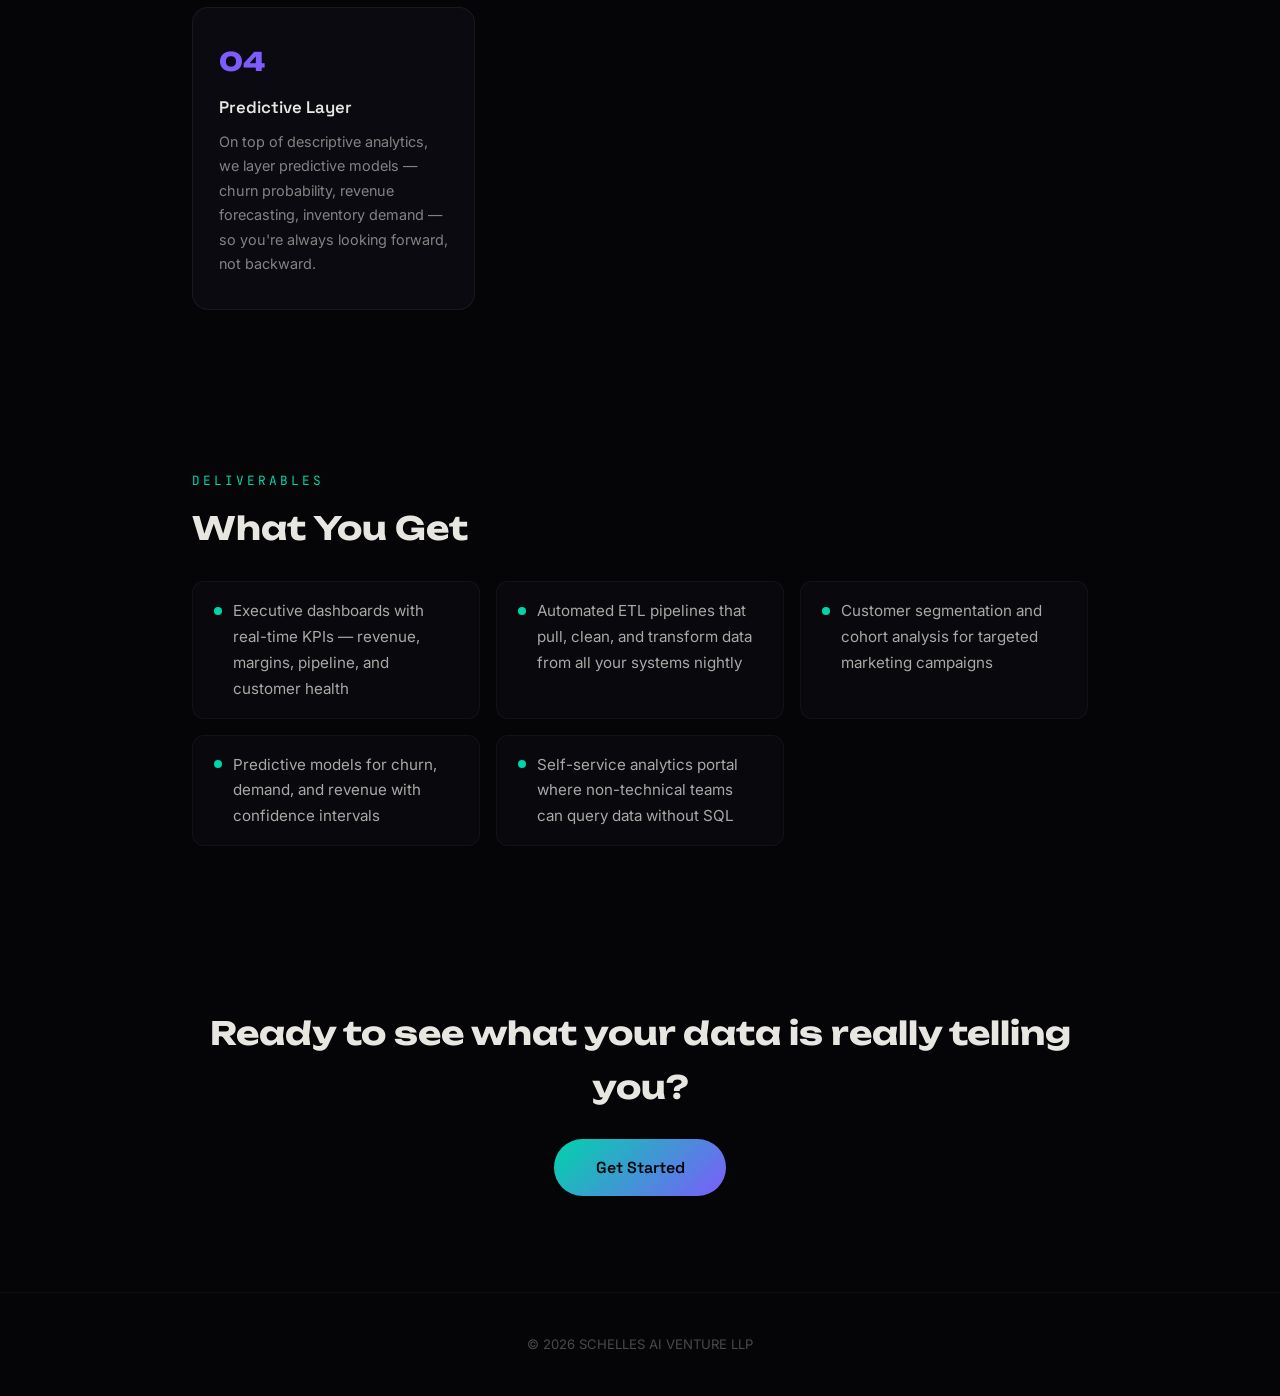
<file: services/data-analytics.html>
<!DOCTYPE html>
<html lang="en">
<head>
    <meta charset="UTF-8">
    <meta name="viewport" content="width=device-width, initial-scale=1.0">
    <title>Data & Analytics — SCHELLES AI VENTURE</title>
    <link rel="preconnect" href="https://fonts.googleapis.com">
    <link rel="preconnect" href="https://fonts.gstatic.com" crossorigin>
    <link href="https://fonts.googleapis.com/css2?family=Unbounded:wght@400;500;600;700;800&family=Space+Grotesk:wght@400;500;600;700&family=Inter:wght@300;400;500;600&family=Syne:wght@400;500;600;700&family=JetBrains+Mono:wght@400;500&display=swap" rel="stylesheet">
    <style>
        *, *::before, *::after { margin: 0; padding: 0; box-sizing: border-box; }
        html { scroll-behavior: smooth; }
        body {
            background: #050508; color: #e8e6e1;
            font-family: 'Inter', sans-serif; font-weight: 400;
            line-height: 1.7; overflow-x: hidden;
        }
        .navbar {
            position: fixed; top: 0; left: 0; width: 100%; z-index: 100;
            display: flex; align-items: center; justify-content: space-between;
            padding: 1.2rem 3rem;
            background: rgba(5,5,8,.82); backdrop-filter: blur(18px);
            border-bottom: 1px solid rgba(255,255,255,.06);
        }
        .navbar img { height: 40px; filter: drop-shadow(0 0 14px rgba(0,212,170,.4)) brightness(1.6); }
        .navbar a { text-decoration: none; }
        .back-link {
            font-family: 'Space Grotesk', sans-serif;
            color: #00d4aa; font-size: .95rem; font-weight: 500; transition: color .3s;
        }
        .back-link:hover { color: #7c5cfc; }
        .hero {
            min-height: 72vh; display: flex; flex-direction: column;
            align-items: center; justify-content: center; text-align: center;
            padding: 10rem 2rem 4rem; position: relative;
        }
        .hero::before {
            content: ''; position: absolute; top: -10%; left: 50%; transform: translateX(-50%);
            width: 600px; height: 600px;
            background: radial-gradient(circle, rgba(0,212,170,.1) 0%, transparent 70%);
            pointer-events: none;
        }
        .hero-icon { margin-bottom: 2rem; }
        .hero-icon svg { width: 72px; height: 72px; }
        .hero h1 {
            font-family: 'Unbounded', sans-serif;
            font-size: clamp(2.2rem, 5.5vw, 3.8rem);
            font-weight: 800; line-height: 1.15;
            background: linear-gradient(135deg, #00d4aa 0%, #7c5cfc 100%);
            -webkit-background-clip: text; -webkit-text-fill-color: transparent; background-clip: text;
        }
        .hero .subtitle {
            margin-top: 1.2rem; font-family: 'Space Grotesk', sans-serif;
            font-size: clamp(1rem, 2vw, 1.25rem);
            color: rgba(232,230,225,.55); max-width: 620px;
        }
        section { padding: 5rem 2rem; max-width: 960px; margin: 0 auto; }
        .section-label {
            font-family: 'JetBrains Mono', monospace;
            font-size: .8rem; text-transform: uppercase; letter-spacing: 3px;
            color: #00d4aa; margin-bottom: .6rem;
        }
        .section-title {
            font-family: 'Unbounded', sans-serif;
            font-size: clamp(1.5rem, 3vw, 2rem); font-weight: 700; margin-bottom: 1.6rem;
        }
        .vision p { font-size: 1.08rem; color: rgba(232,230,225,.78); max-width: 740px; line-height: 1.85; }
        .steps { display: grid; grid-template-columns: repeat(auto-fit, minmax(220px, 1fr)); gap: 1.5rem; }
        .step-card {
            background: rgba(14,14,22,.65); border: 1px solid rgba(255,255,255,.06);
            border-radius: 16px; padding: 2rem 1.6rem;
            transition: transform .35s, border-color .35s;
        }
        .step-card:hover { transform: translateY(-4px); border-color: rgba(0,212,170,.25); }
        .step-num {
            font-family: 'Unbounded', sans-serif; font-size: 1.6rem;
            font-weight: 800; color: #7c5cfc; margin-bottom: .6rem;
        }
        .step-card h3 { font-family: 'Space Grotesk', sans-serif; font-size: 1.05rem; font-weight: 600; margin-bottom: .5rem; }
        .step-card p { font-size: .9rem; color: rgba(232,230,225,.55); }
        .pills { display: flex; flex-wrap: wrap; gap: .65rem; }
        .pill {
            padding: .45rem 1.1rem; border-radius: 999px;
            font-family: 'JetBrains Mono', monospace; font-size: .82rem;
            background: rgba(124,92,252,.1); border: 1px solid rgba(124,92,252,.25);
            color: #c4b5fd; transition: background .3s, border-color .3s;
        }
        .pill:hover { background: rgba(124,92,252,.22); border-color: #7c5cfc; }
        .deliverables { list-style: none; display: grid; grid-template-columns: repeat(auto-fit, minmax(260px, 1fr)); gap: 1rem; }
        .deliverables li {
            padding: 1rem 1.3rem; border-radius: 12px;
            background: rgba(14,14,22,.45); border: 1px solid rgba(255,255,255,.04);
            font-size: .95rem; color: rgba(232,230,225,.72);
            display: flex; align-items: flex-start; gap: .7rem;
        }
        .deliverables li::before {
            content: ''; flex-shrink: 0; width: 8px; height: 8px;
            margin-top: .55rem; border-radius: 50%; background: #00d4aa;
        }
        .cta-section { text-align: center; padding: 5rem 2rem 6rem; }
        .cta-section h2 {
            font-family: 'Unbounded', sans-serif;
            font-size: clamp(1.4rem, 3vw, 2rem); font-weight: 700; margin-bottom: 1.5rem;
        }
        .cta-btn {
            display: inline-block; padding: .95rem 2.6rem;
            font-family: 'Space Grotesk', sans-serif; font-size: 1rem; font-weight: 600;
            color: #050508; background: linear-gradient(135deg, #00d4aa, #7c5cfc);
            border: none; border-radius: 999px; text-decoration: none;
            transition: transform .3s, box-shadow .3s;
        }
        .cta-btn:hover { transform: translateY(-2px); box-shadow: 0 8px 30px rgba(0,212,170,.3); }
        footer {
            text-align: center; padding: 2.5rem 1rem;
            font-size: .82rem; color: rgba(232,230,225,.3);
            border-top: 1px solid rgba(255,255,255,.04);
        }
        @media (max-width: 640px) {
            .navbar { padding: 1rem 1.4rem; }
            section { padding: 3.5rem 1.2rem; }
            .steps { grid-template-columns: 1fr; }
        }
    </style>
</head>
<body>
    <nav class="navbar">
        <a href="../index.html"><img src="../assets/logo-transparent.png" alt="SCHELLES"></a>
        <a href="../index.html" class="back-link">&larr; Back to Home</a>
    </nav>

    <header class="hero">
        <div class="hero-icon">
            <svg viewBox="0 0 72 72" fill="none" xmlns="http://www.w3.org/2000/svg">
                <rect x="8" y="48" width="10" height="16" rx="2" fill="#00d4aa" opacity=".6"/>
                <rect x="22" y="36" width="10" height="28" rx="2" fill="#7c5cfc" opacity=".5"/>
                <rect x="36" y="24" width="10" height="40" rx="2" fill="#00d4aa" opacity=".6"/>
                <rect x="50" y="14" width="10" height="50" rx="2" fill="#7c5cfc" opacity=".5"/>
                <path d="M12 44L27 32L41 20L55 10" stroke="#00d4aa" stroke-width="2" stroke-linecap="round" stroke-linejoin="round"/>
                <circle cx="12" cy="44" r="3" fill="#00d4aa"/>
                <circle cx="27" cy="32" r="3" fill="#7c5cfc"/>
                <circle cx="41" cy="20" r="3" fill="#00d4aa"/>
                <circle cx="55" cy="10" r="3" fill="#7c5cfc"/>
            </svg>
        </div>
        <h1>Data & Analytics</h1>
        <p class="subtitle">Turn scattered data into clear dashboards, sharp KPIs, and forward-looking predictions.</p>
    </header>

    <section class="vision">
        <p class="section-label">The Vision</p>
        <h2 class="section-title">Why We Built This</h2>
        <p>Data is the new oil, but most companies are sitting on a goldmine they can't mine. Spreadsheets scattered across departments, reports that take days to compile, and decisions made on gut feeling instead of evidence. We build the refinery — centralized data warehouses, automated BI dashboards, and predictive analytics that give leadership real-time visibility into what's happening and what's about to happen.</p>
    </section>

    <section>
        <p class="section-label">Our Process</p>
        <h2 class="section-title">How We Build It</h2>
        <div class="steps">
            <div class="step-card">
                <div class="step-num">01</div>
                <h3>Data Source Inventory</h3>
                <p>We catalog every data source — CRM exports, ERP databases, spreadsheets, API feeds, even email attachments — and assess data quality, freshness, and reliability.</p>
            </div>
            <div class="step-card">
                <div class="step-num">02</div>
                <h3>Warehouse Design</h3>
                <p>We architect a centralized data warehouse with clean schemas, automated ETL pipelines, and governance rules that ensure everyone works from a single source of truth.</p>
            </div>
            <div class="step-card">
                <div class="step-num">03</div>
                <h3>Dashboard Development</h3>
                <p>We build interactive dashboards tailored to each stakeholder — executives see high-level KPIs, managers see operational metrics, analysts get drill-down capabilities.</p>
            </div>
            <div class="step-card">
                <div class="step-num">04</div>
                <h3>Predictive Layer</h3>
                <p>On top of descriptive analytics, we layer predictive models — churn probability, revenue forecasting, inventory demand — so you're always looking forward, not backward.</p>
            </div>
        </div>
    </section>
    <section>
        <p class="section-label">Deliverables</p>
        <h2 class="section-title">What You Get</h2>
        <ul class="deliverables">
            <li>Executive dashboards with real-time KPIs — revenue, margins, pipeline, and customer health</li>
            <li>Automated ETL pipelines that pull, clean, and transform data from all your systems nightly</li>
            <li>Customer segmentation and cohort analysis for targeted marketing campaigns</li>
            <li>Predictive models for churn, demand, and revenue with confidence intervals</li>
            <li>Self-service analytics portal where non-technical teams can query data without SQL</li>
        </ul>
    </section>

    <section class="cta-section">
        <h2>Ready to see what your data is really telling you?</h2>
        <a href="../index.html#contact" class="cta-btn">Get Started</a>
    </section>

    <footer>&copy; 2026 SCHELLES AI VENTURE LLP</footer>
</body>
</html>
</file>
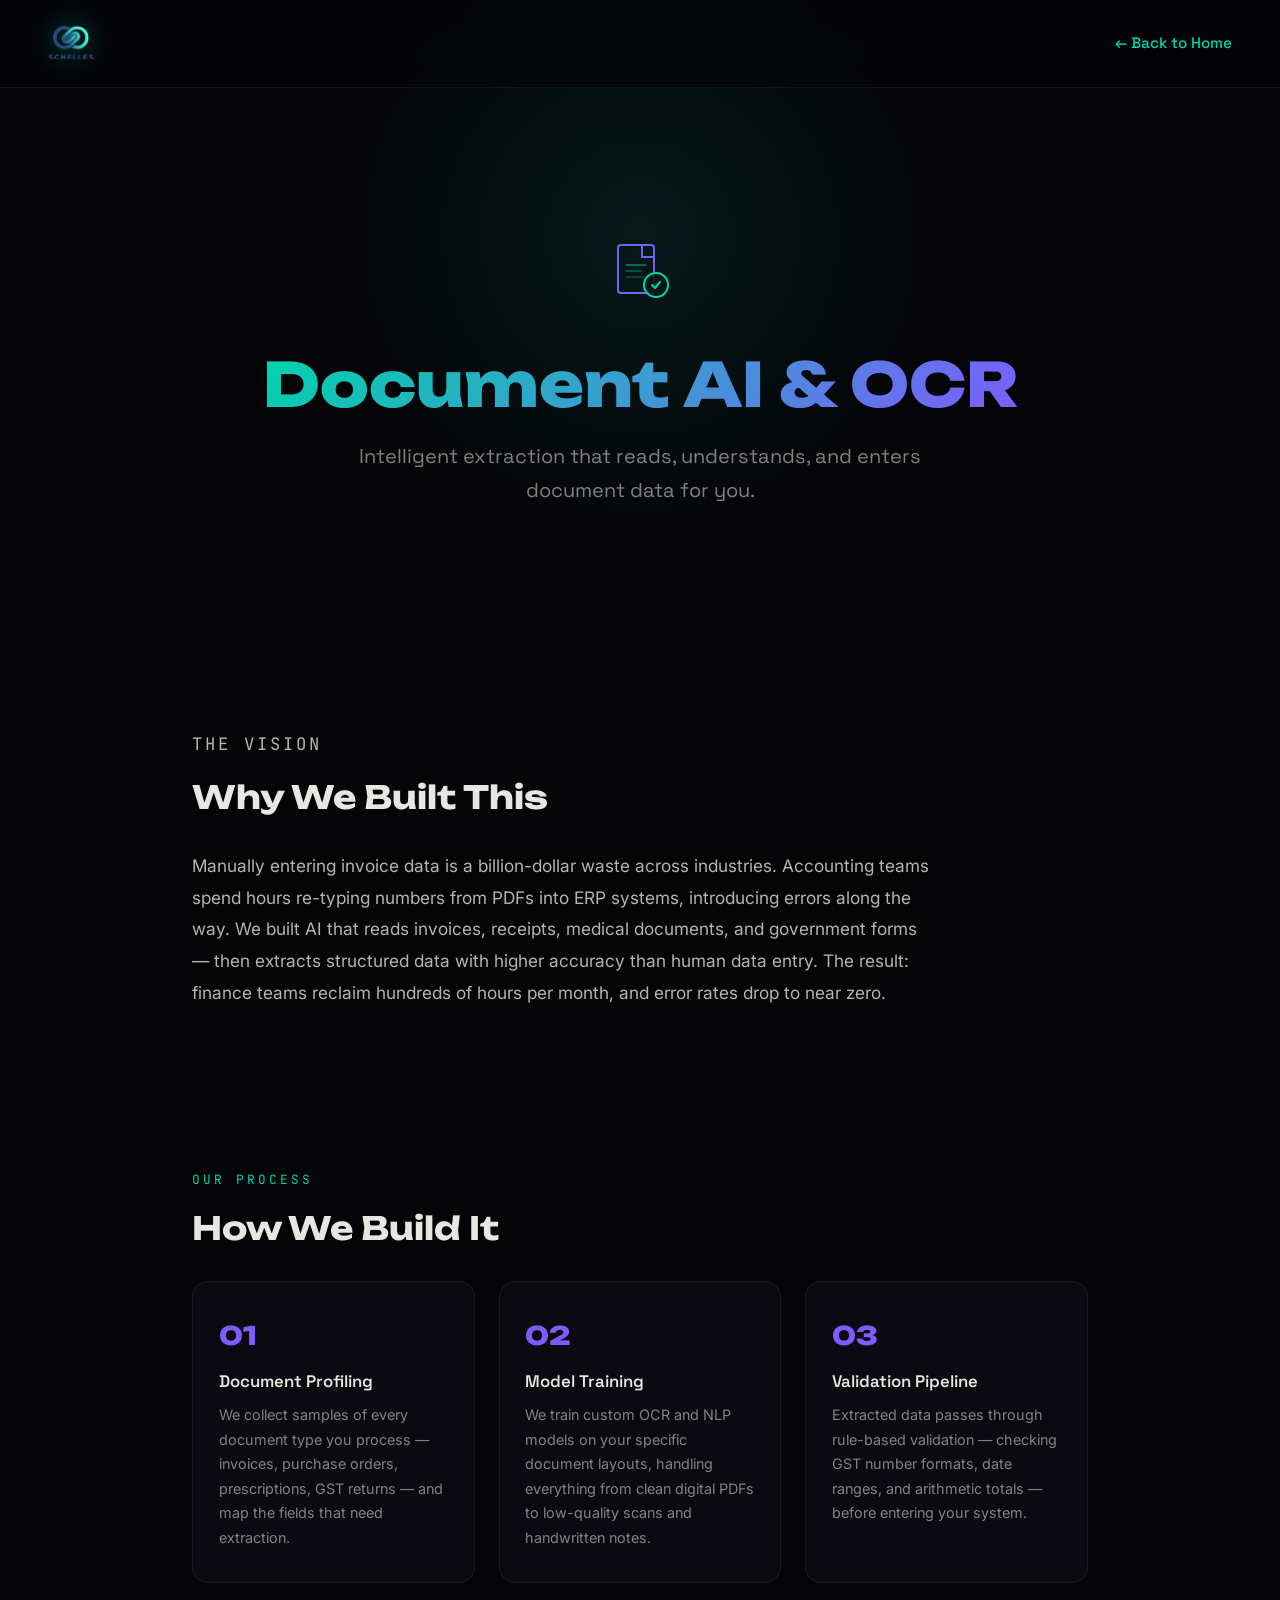
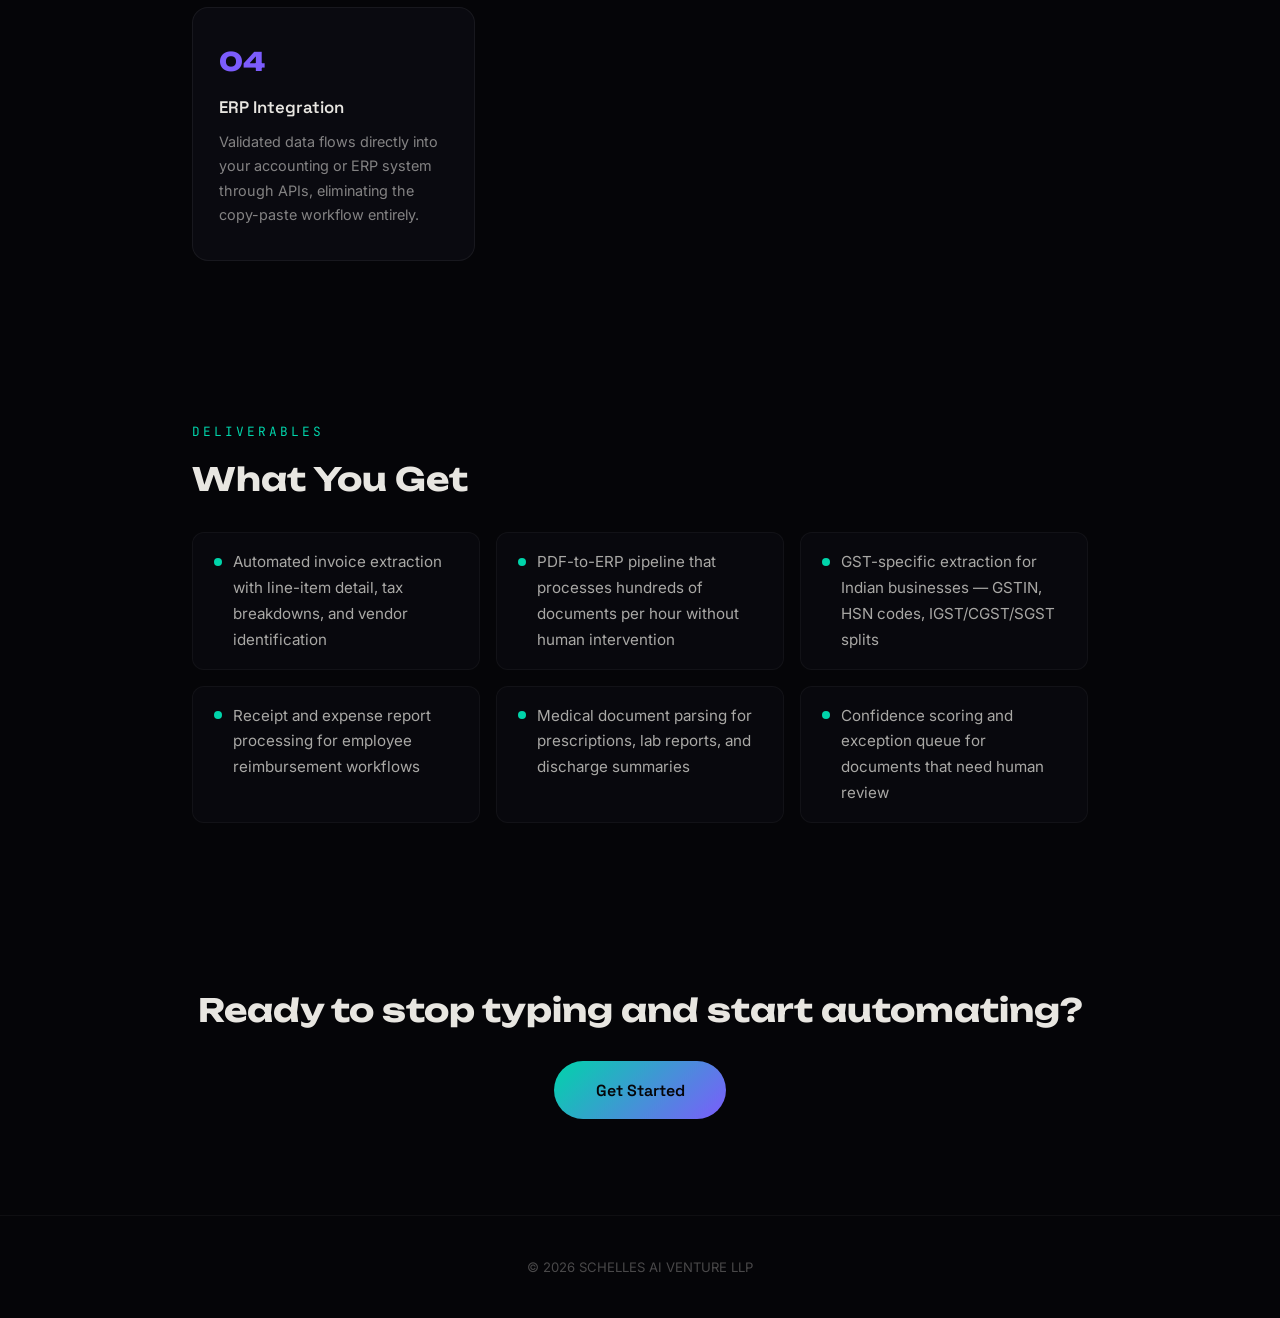
<file: services/document-ai.html>
<!DOCTYPE html>
<html lang="en">
<head>
    <meta charset="UTF-8">
    <meta name="viewport" content="width=device-width, initial-scale=1.0">
    <title>Document AI & OCR — SCHELLES AI VENTURE</title>
    <link rel="preconnect" href="https://fonts.googleapis.com">
    <link rel="preconnect" href="https://fonts.gstatic.com" crossorigin>
    <link href="https://fonts.googleapis.com/css2?family=Unbounded:wght@400;500;600;700;800&family=Space+Grotesk:wght@400;500;600;700&family=Inter:wght@300;400;500;600&family=Syne:wght@400;500;600;700&family=JetBrains+Mono:wght@400;500&display=swap" rel="stylesheet">
    <style>
        *, *::before, *::after { margin: 0; padding: 0; box-sizing: border-box; }
        html { scroll-behavior: smooth; }
        body {
            background: #050508; color: #e8e6e1;
            font-family: 'Inter', sans-serif; font-weight: 400;
            line-height: 1.7; overflow-x: hidden;
        }
        .navbar {
            position: fixed; top: 0; left: 0; width: 100%; z-index: 100;
            display: flex; align-items: center; justify-content: space-between;
            padding: 1.2rem 3rem;
            background: rgba(5,5,8,.82); backdrop-filter: blur(18px);
            border-bottom: 1px solid rgba(255,255,255,.06);
        }
        .navbar img { height: 40px; filter: drop-shadow(0 0 14px rgba(0,212,170,.4)) brightness(1.6); }
        .navbar a { text-decoration: none; }
        .back-link {
            font-family: 'Space Grotesk', sans-serif;
            color: #00d4aa; font-size: .95rem; font-weight: 500; transition: color .3s;
        }
        .back-link:hover { color: #7c5cfc; }
        .hero {
            min-height: 72vh; display: flex; flex-direction: column;
            align-items: center; justify-content: center; text-align: center;
            padding: 10rem 2rem 4rem; position: relative;
        }
        .hero::before {
            content: ''; position: absolute; top: -10%; left: 50%; transform: translateX(-50%);
            width: 600px; height: 600px;
            background: radial-gradient(circle, rgba(0,212,170,.1) 0%, transparent 70%);
            pointer-events: none;
        }
        .hero-icon { margin-bottom: 2rem; }
        .hero-icon svg { width: 72px; height: 72px; }
        .hero h1 {
            font-family: 'Unbounded', sans-serif;
            font-size: clamp(2.2rem, 5.5vw, 3.8rem);
            font-weight: 800; line-height: 1.15;
            background: linear-gradient(135deg, #00d4aa 0%, #7c5cfc 100%);
            -webkit-background-clip: text; -webkit-text-fill-color: transparent; background-clip: text;
        }
        .hero .subtitle {
            margin-top: 1.2rem; font-family: 'Space Grotesk', sans-serif;
            font-size: clamp(1rem, 2vw, 1.25rem);
            color: rgba(232,230,225,.55); max-width: 620px;
        }
        section { padding: 5rem 2rem; max-width: 960px; margin: 0 auto; }
        .section-label {
            font-family: 'JetBrains Mono', monospace;
            font-size: .8rem; text-transform: uppercase; letter-spacing: 3px;
            color: #00d4aa; margin-bottom: .6rem;
        }
        .section-title {
            font-family: 'Unbounded', sans-serif;
            font-size: clamp(1.5rem, 3vw, 2rem); font-weight: 700; margin-bottom: 1.6rem;
        }
        .vision p { font-size: 1.08rem; color: rgba(232,230,225,.78); max-width: 740px; line-height: 1.85; }
        .steps { display: grid; grid-template-columns: repeat(auto-fit, minmax(220px, 1fr)); gap: 1.5rem; }
        .step-card {
            background: rgba(14,14,22,.65); border: 1px solid rgba(255,255,255,.06);
            border-radius: 16px; padding: 2rem 1.6rem;
            transition: transform .35s, border-color .35s;
        }
        .step-card:hover { transform: translateY(-4px); border-color: rgba(0,212,170,.25); }
        .step-num {
            font-family: 'Unbounded', sans-serif; font-size: 1.6rem;
            font-weight: 800; color: #7c5cfc; margin-bottom: .6rem;
        }
        .step-card h3 { font-family: 'Space Grotesk', sans-serif; font-size: 1.05rem; font-weight: 600; margin-bottom: .5rem; }
        .step-card p { font-size: .9rem; color: rgba(232,230,225,.55); }
        .pills { display: flex; flex-wrap: wrap; gap: .65rem; }
        .pill {
            padding: .45rem 1.1rem; border-radius: 999px;
            font-family: 'JetBrains Mono', monospace; font-size: .82rem;
            background: rgba(124,92,252,.1); border: 1px solid rgba(124,92,252,.25);
            color: #c4b5fd; transition: background .3s, border-color .3s;
        }
        .pill:hover { background: rgba(124,92,252,.22); border-color: #7c5cfc; }
        .deliverables { list-style: none; display: grid; grid-template-columns: repeat(auto-fit, minmax(260px, 1fr)); gap: 1rem; }
        .deliverables li {
            padding: 1rem 1.3rem; border-radius: 12px;
            background: rgba(14,14,22,.45); border: 1px solid rgba(255,255,255,.04);
            font-size: .95rem; color: rgba(232,230,225,.72);
            display: flex; align-items: flex-start; gap: .7rem;
        }
        .deliverables li::before {
            content: ''; flex-shrink: 0; width: 8px; height: 8px;
            margin-top: .55rem; border-radius: 50%; background: #00d4aa;
        }
        .cta-section { text-align: center; padding: 5rem 2rem 6rem; }
        .cta-section h2 {
            font-family: 'Unbounded', sans-serif;
            font-size: clamp(1.4rem, 3vw, 2rem); font-weight: 700; margin-bottom: 1.5rem;
        }
        .cta-btn {
            display: inline-block; padding: .95rem 2.6rem;
            font-family: 'Space Grotesk', sans-serif; font-size: 1rem; font-weight: 600;
            color: #050508; background: linear-gradient(135deg, #00d4aa, #7c5cfc);
            border: none; border-radius: 999px; text-decoration: none;
            transition: transform .3s, box-shadow .3s;
        }
        .cta-btn:hover { transform: translateY(-2px); box-shadow: 0 8px 30px rgba(0,212,170,.3); }
        footer {
            text-align: center; padding: 2.5rem 1rem;
            font-size: .82rem; color: rgba(232,230,225,.3);
            border-top: 1px solid rgba(255,255,255,.04);
        }
        @media (max-width: 640px) {
            .navbar { padding: 1rem 1.4rem; }
            section { padding: 3.5rem 1.2rem; }
            .steps { grid-template-columns: 1fr; }
        }
    </style>
</head>
<body>
    <nav class="navbar">
        <a href="../index.html"><img src="../assets/logo-transparent.png" alt="SCHELLES"></a>
        <a href="../index.html" class="back-link">&larr; Back to Home</a>
    </nav>

    <header class="hero">
        <div class="hero-icon">
            <svg viewBox="0 0 72 72" fill="none" xmlns="http://www.w3.org/2000/svg">
                <rect x="14" y="8" width="36" height="48" rx="3" stroke="#7c5cfc" stroke-width="2" fill="none"/>
                <path d="M38 8V20H50" stroke="#7c5cfc" stroke-width="2" fill="none"/>
                <line x1="22" y1="28" x2="42" y2="28" stroke="#00d4aa" stroke-width="1.5" opacity=".6"/>
                <line x1="22" y1="34" x2="38" y2="34" stroke="#00d4aa" stroke-width="1.5" opacity=".4"/>
                <line x1="22" y1="40" x2="40" y2="40" stroke="#00d4aa" stroke-width="1.5" opacity=".3"/>
                <circle cx="52" cy="48" r="12" stroke="#00d4aa" stroke-width="2" fill="rgba(5,5,8,.9)"/>
                <path d="M48 48L51 51L56 45" stroke="#00d4aa" stroke-width="2" stroke-linecap="round" stroke-linejoin="round"/>
            </svg>
        </div>
        <h1>Document AI & OCR</h1>
        <p class="subtitle">Intelligent extraction that reads, understands, and enters document data for you.</p>
    </header>

    <section class="vision">
        <p class="section-label">The Vision</p>
        <h2 class="section-title">Why We Built This</h2>
        <p>Manually entering invoice data is a billion-dollar waste across industries. Accounting teams spend hours re-typing numbers from PDFs into ERP systems, introducing errors along the way. We built AI that reads invoices, receipts, medical documents, and government forms — then extracts structured data with higher accuracy than human data entry. The result: finance teams reclaim hundreds of hours per month, and error rates drop to near zero.</p>
    </section>

    <section>
        <p class="section-label">Our Process</p>
        <h2 class="section-title">How We Build It</h2>
        <div class="steps">
            <div class="step-card">
                <div class="step-num">01</div>
                <h3>Document Profiling</h3>
                <p>We collect samples of every document type you process — invoices, purchase orders, prescriptions, GST returns — and map the fields that need extraction.</p>
            </div>
            <div class="step-card">
                <div class="step-num">02</div>
                <h3>Model Training</h3>
                <p>We train custom OCR and NLP models on your specific document layouts, handling everything from clean digital PDFs to low-quality scans and handwritten notes.</p>
            </div>
            <div class="step-card">
                <div class="step-num">03</div>
                <h3>Validation Pipeline</h3>
                <p>Extracted data passes through rule-based validation — checking GST number formats, date ranges, and arithmetic totals — before entering your system.</p>
            </div>
            <div class="step-card">
                <div class="step-num">04</div>
                <h3>ERP Integration</h3>
                <p>Validated data flows directly into your accounting or ERP system through APIs, eliminating the copy-paste workflow entirely.</p>
            </div>
        </div>
    </section>
    <section>
        <p class="section-label">Deliverables</p>
        <h2 class="section-title">What You Get</h2>
        <ul class="deliverables">
            <li>Automated invoice extraction with line-item detail, tax breakdowns, and vendor identification</li>
            <li>PDF-to-ERP pipeline that processes hundreds of documents per hour without human intervention</li>
            <li>GST-specific extraction for Indian businesses — GSTIN, HSN codes, IGST/CGST/SGST splits</li>
            <li>Receipt and expense report processing for employee reimbursement workflows</li>
            <li>Medical document parsing for prescriptions, lab reports, and discharge summaries</li>
            <li>Confidence scoring and exception queue for documents that need human review</li>
        </ul>
    </section>

    <section class="cta-section">
        <h2>Ready to stop typing and start automating?</h2>
        <a href="../index.html#contact" class="cta-btn">Get Started</a>
    </section>

    <footer>&copy; 2026 SCHELLES AI VENTURE LLP</footer>
</body>
</html>
</file>
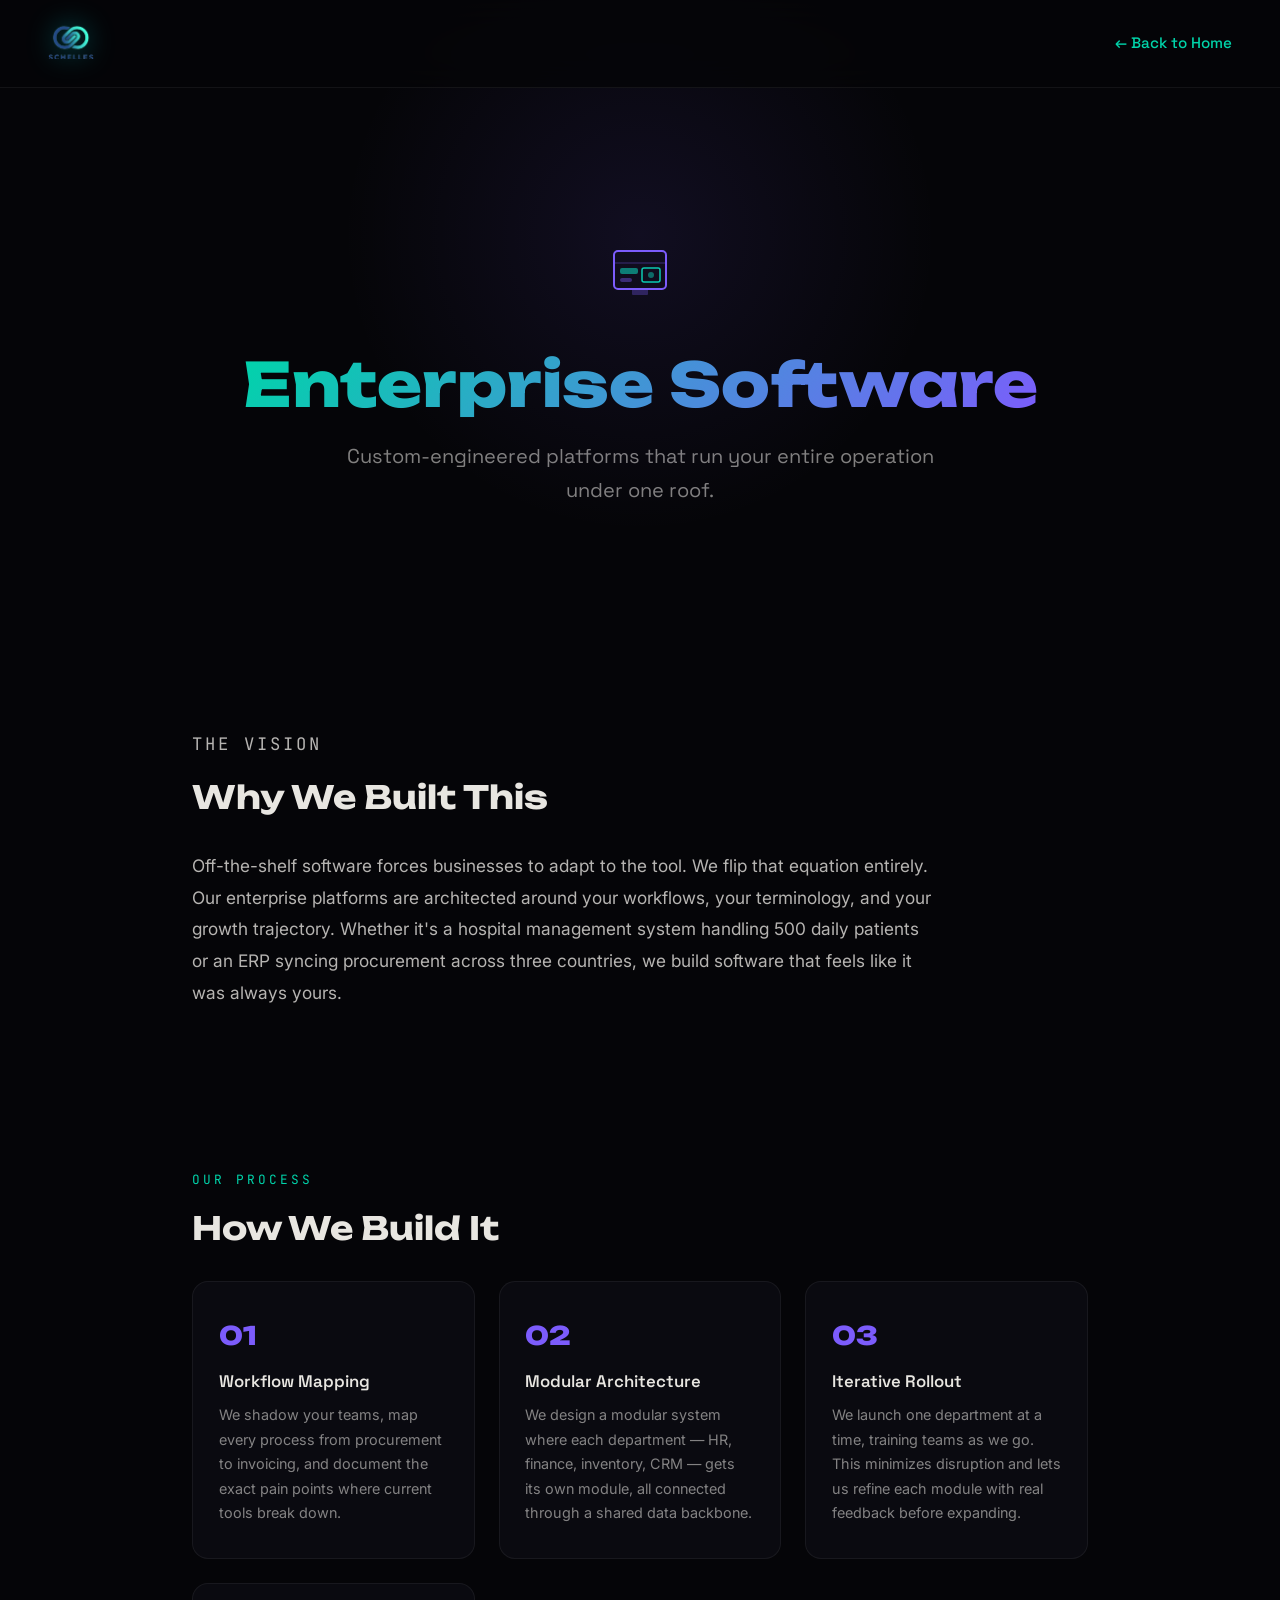
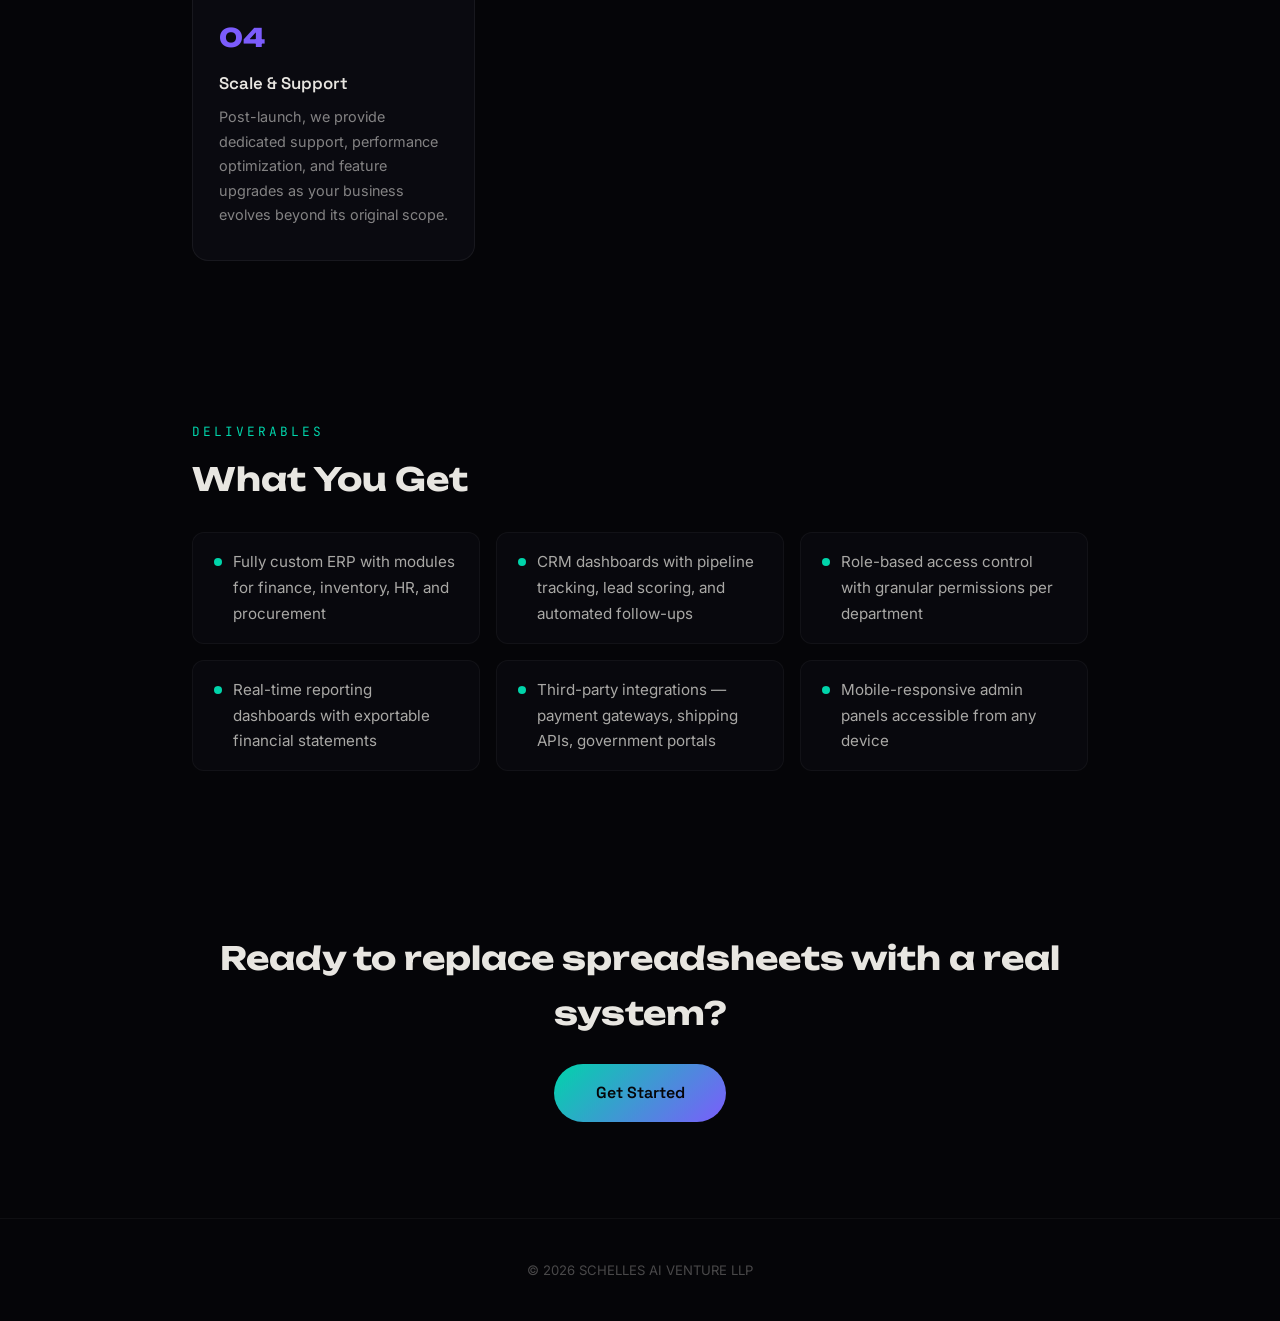
<file: services/enterprise-software.html>
<!DOCTYPE html>
<html lang="en">
<head>
    <meta charset="UTF-8">
    <meta name="viewport" content="width=device-width, initial-scale=1.0">
    <title>Enterprise Software — SCHELLES AI VENTURE</title>
    <link rel="preconnect" href="https://fonts.googleapis.com">
    <link rel="preconnect" href="https://fonts.gstatic.com" crossorigin>
    <link href="https://fonts.googleapis.com/css2?family=Unbounded:wght@400;500;600;700;800&family=Space+Grotesk:wght@400;500;600;700&family=Inter:wght@300;400;500;600&family=Syne:wght@400;500;600;700&family=JetBrains+Mono:wght@400;500&display=swap" rel="stylesheet">
    <style>
        *, *::before, *::after { margin: 0; padding: 0; box-sizing: border-box; }
        html { scroll-behavior: smooth; }
        body {
            background: #050508; color: #e8e6e1;
            font-family: 'Inter', sans-serif; font-weight: 400;
            line-height: 1.7; overflow-x: hidden;
        }
        .navbar {
            position: fixed; top: 0; left: 0; width: 100%; z-index: 100;
            display: flex; align-items: center; justify-content: space-between;
            padding: 1.2rem 3rem;
            background: rgba(5,5,8,.82); backdrop-filter: blur(18px);
            border-bottom: 1px solid rgba(255,255,255,.06);
        }
        .navbar img { height: 40px; filter: drop-shadow(0 0 14px rgba(0,212,170,.4)) brightness(1.6); }
        .navbar a { text-decoration: none; }
        .back-link {
            font-family: 'Space Grotesk', sans-serif;
            color: #00d4aa; font-size: .95rem; font-weight: 500;
            transition: color .3s;
        }
        .back-link:hover { color: #7c5cfc; }
        .hero {
            min-height: 72vh; display: flex; flex-direction: column;
            align-items: center; justify-content: center; text-align: center;
            padding: 10rem 2rem 4rem; position: relative;
        }
        .hero::before {
            content: ''; position: absolute; top: -10%; left: 50%; transform: translateX(-50%);
            width: 600px; height: 600px;
            background: radial-gradient(circle, rgba(124,92,252,.1) 0%, transparent 70%);
            pointer-events: none;
        }
        .hero-icon { margin-bottom: 2rem; }
        .hero-icon svg { width: 72px; height: 72px; }
        .hero h1 {
            font-family: 'Unbounded', sans-serif;
            font-size: clamp(2.2rem, 5.5vw, 3.8rem);
            font-weight: 800; line-height: 1.15;
            background: linear-gradient(135deg, #00d4aa 0%, #7c5cfc 100%);
            -webkit-background-clip: text; -webkit-text-fill-color: transparent;
            background-clip: text;
        }
        .hero .subtitle {
            margin-top: 1.2rem; font-family: 'Space Grotesk', sans-serif;
            font-size: clamp(1rem, 2vw, 1.25rem);
            color: rgba(232,230,225,.55); max-width: 620px;
        }
        section { padding: 5rem 2rem; max-width: 960px; margin: 0 auto; }
        .section-label {
            font-family: 'JetBrains Mono', monospace;
            font-size: .8rem; text-transform: uppercase; letter-spacing: 3px;
            color: #00d4aa; margin-bottom: .6rem;
        }
        .section-title {
            font-family: 'Unbounded', sans-serif;
            font-size: clamp(1.5rem, 3vw, 2rem);
            font-weight: 700; margin-bottom: 1.6rem;
        }
        .vision p {
            font-size: 1.08rem; color: rgba(232,230,225,.78);
            max-width: 740px; line-height: 1.85;
        }
        .steps { display: grid; grid-template-columns: repeat(auto-fit, minmax(220px, 1fr)); gap: 1.5rem; }
        .step-card {
            background: rgba(14,14,22,.65); border: 1px solid rgba(255,255,255,.06);
            border-radius: 16px; padding: 2rem 1.6rem;
            transition: transform .35s, border-color .35s;
        }
        .step-card:hover { transform: translateY(-4px); border-color: rgba(0,212,170,.25); }
        .step-num {
            font-family: 'Unbounded', sans-serif; font-size: 1.6rem;
            font-weight: 800; color: #7c5cfc; margin-bottom: .6rem;
        }
        .step-card h3 {
            font-family: 'Space Grotesk', sans-serif;
            font-size: 1.05rem; font-weight: 600; margin-bottom: .5rem;
        }
        .step-card p { font-size: .9rem; color: rgba(232,230,225,.55); }
        .pills { display: flex; flex-wrap: wrap; gap: .65rem; }
        .pill {
            padding: .45rem 1.1rem; border-radius: 999px;
            font-family: 'JetBrains Mono', monospace; font-size: .82rem;
            background: rgba(124,92,252,.1); border: 1px solid rgba(124,92,252,.25);
            color: #c4b5fd; transition: background .3s, border-color .3s;
        }
        .pill:hover { background: rgba(124,92,252,.22); border-color: #7c5cfc; }
        .deliverables { list-style: none; display: grid; grid-template-columns: repeat(auto-fit, minmax(260px, 1fr)); gap: 1rem; }
        .deliverables li {
            padding: 1rem 1.3rem; border-radius: 12px;
            background: rgba(14,14,22,.45); border: 1px solid rgba(255,255,255,.04);
            font-size: .95rem; color: rgba(232,230,225,.72);
            display: flex; align-items: flex-start; gap: .7rem;
        }
        .deliverables li::before {
            content: ''; flex-shrink: 0; width: 8px; height: 8px;
            margin-top: .55rem; border-radius: 50%; background: #00d4aa;
        }
        .cta-section { text-align: center; padding: 5rem 2rem 6rem; }
        .cta-section h2 {
            font-family: 'Unbounded', sans-serif;
            font-size: clamp(1.4rem, 3vw, 2rem); font-weight: 700;
            margin-bottom: 1.5rem;
        }
        .cta-btn {
            display: inline-block; padding: .95rem 2.6rem;
            font-family: 'Space Grotesk', sans-serif; font-size: 1rem; font-weight: 600;
            color: #050508; background: linear-gradient(135deg, #00d4aa, #7c5cfc);
            border: none; border-radius: 999px; text-decoration: none;
            transition: transform .3s, box-shadow .3s; cursor: pointer;
        }
        .cta-btn:hover { transform: translateY(-2px); box-shadow: 0 8px 30px rgba(0,212,170,.3); }
        footer {
            text-align: center; padding: 2.5rem 1rem;
            font-size: .82rem; color: rgba(232,230,225,.3);
            border-top: 1px solid rgba(255,255,255,.04);
        }
        @media (max-width: 640px) {
            .navbar { padding: 1rem 1.4rem; }
            section { padding: 3.5rem 1.2rem; }
            .steps { grid-template-columns: 1fr; }
        }
    </style>
</head>
<body>
    <nav class="navbar">
        <a href="../index.html"><img src="../assets/logo-transparent.png" alt="SCHELLES"></a>
        <a href="../index.html" class="back-link">&larr; Back to Home</a>
    </nav>

    <header class="hero">
        <div class="hero-icon">
            <svg viewBox="0 0 72 72" fill="none" xmlns="http://www.w3.org/2000/svg">
                <rect x="10" y="14" width="52" height="38" rx="4" stroke="#7c5cfc" stroke-width="2" fill="none"/>
                <line x1="10" y1="26" x2="62" y2="26" stroke="rgba(124,92,252,.4)" stroke-width="1"/>
                <rect x="16" y="31" width="18" height="6" rx="2" fill="#00d4aa" opacity=".6"/>
                <rect x="16" y="41" width="12" height="4" rx="2" fill="#7c5cfc" opacity=".4"/>
                <rect x="38" y="31" width="18" height="14" rx="2" stroke="#00d4aa" stroke-width="1.5" fill="none"/>
                <circle cx="47" cy="38" r="3" fill="#00d4aa" opacity=".5"/>
                <rect x="28" y="52" width="16" height="6" rx="1" fill="#7c5cfc" opacity=".3"/>
            </svg>
        </div>
        <h1>Enterprise Software</h1>
        <p class="subtitle">Custom-engineered platforms that run your entire operation under one roof.</p>
    </header>

    <section class="vision">
        <p class="section-label">The Vision</p>
        <h2 class="section-title">Why We Built This</h2>
        <p>Off-the-shelf software forces businesses to adapt to the tool. We flip that equation entirely. Our enterprise platforms are architected around your workflows, your terminology, and your growth trajectory. Whether it's a hospital management system handling 500 daily patients or an ERP syncing procurement across three countries, we build software that feels like it was always yours.</p>
    </section>

    <section>
        <p class="section-label">Our Process</p>
        <h2 class="section-title">How We Build It</h2>
        <div class="steps">
            <div class="step-card">
                <div class="step-num">01</div>
                <h3>Workflow Mapping</h3>
                <p>We shadow your teams, map every process from procurement to invoicing, and document the exact pain points where current tools break down.</p>
            </div>
            <div class="step-card">
                <div class="step-num">02</div>
                <h3>Modular Architecture</h3>
                <p>We design a modular system where each department — HR, finance, inventory, CRM — gets its own module, all connected through a shared data backbone.</p>
            </div>
            <div class="step-card">
                <div class="step-num">03</div>
                <h3>Iterative Rollout</h3>
                <p>We launch one department at a time, training teams as we go. This minimizes disruption and lets us refine each module with real feedback before expanding.</p>
            </div>
            <div class="step-card">
                <div class="step-num">04</div>
                <h3>Scale & Support</h3>
                <p>Post-launch, we provide dedicated support, performance optimization, and feature upgrades as your business evolves beyond its original scope.</p>
            </div>
        </div>
    </section>
    <section>
        <p class="section-label">Deliverables</p>
        <h2 class="section-title">What You Get</h2>
        <ul class="deliverables">
            <li>Fully custom ERP with modules for finance, inventory, HR, and procurement</li>
            <li>CRM dashboards with pipeline tracking, lead scoring, and automated follow-ups</li>
            <li>Role-based access control with granular permissions per department</li>
            <li>Real-time reporting dashboards with exportable financial statements</li>
            <li>Third-party integrations — payment gateways, shipping APIs, government portals</li>
            <li>Mobile-responsive admin panels accessible from any device</li>
        </ul>
    </section>

    <section class="cta-section">
        <h2>Ready to replace spreadsheets with a real system?</h2>
        <a href="../index.html#contact" class="cta-btn">Get Started</a>
    </section>

    <footer>&copy; 2026 SCHELLES AI VENTURE LLP</footer>
</body>
</html>
</file>
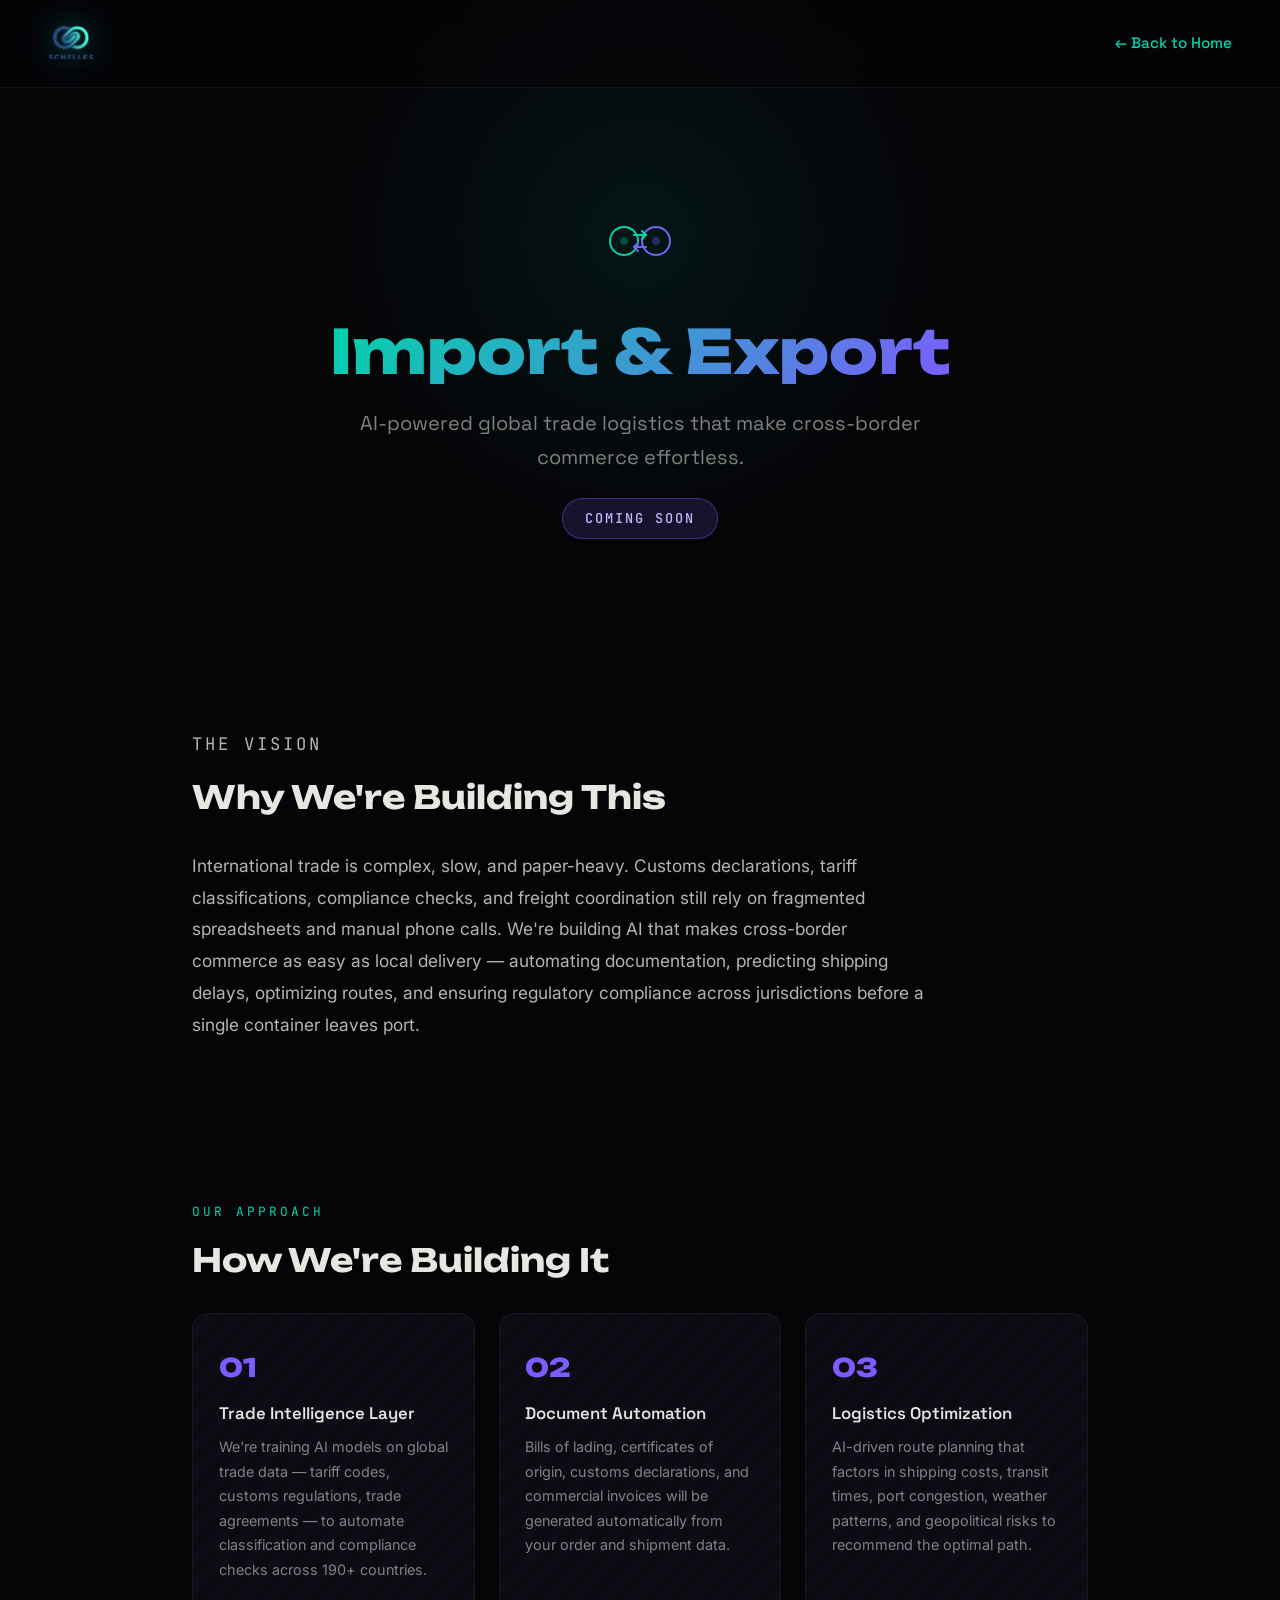
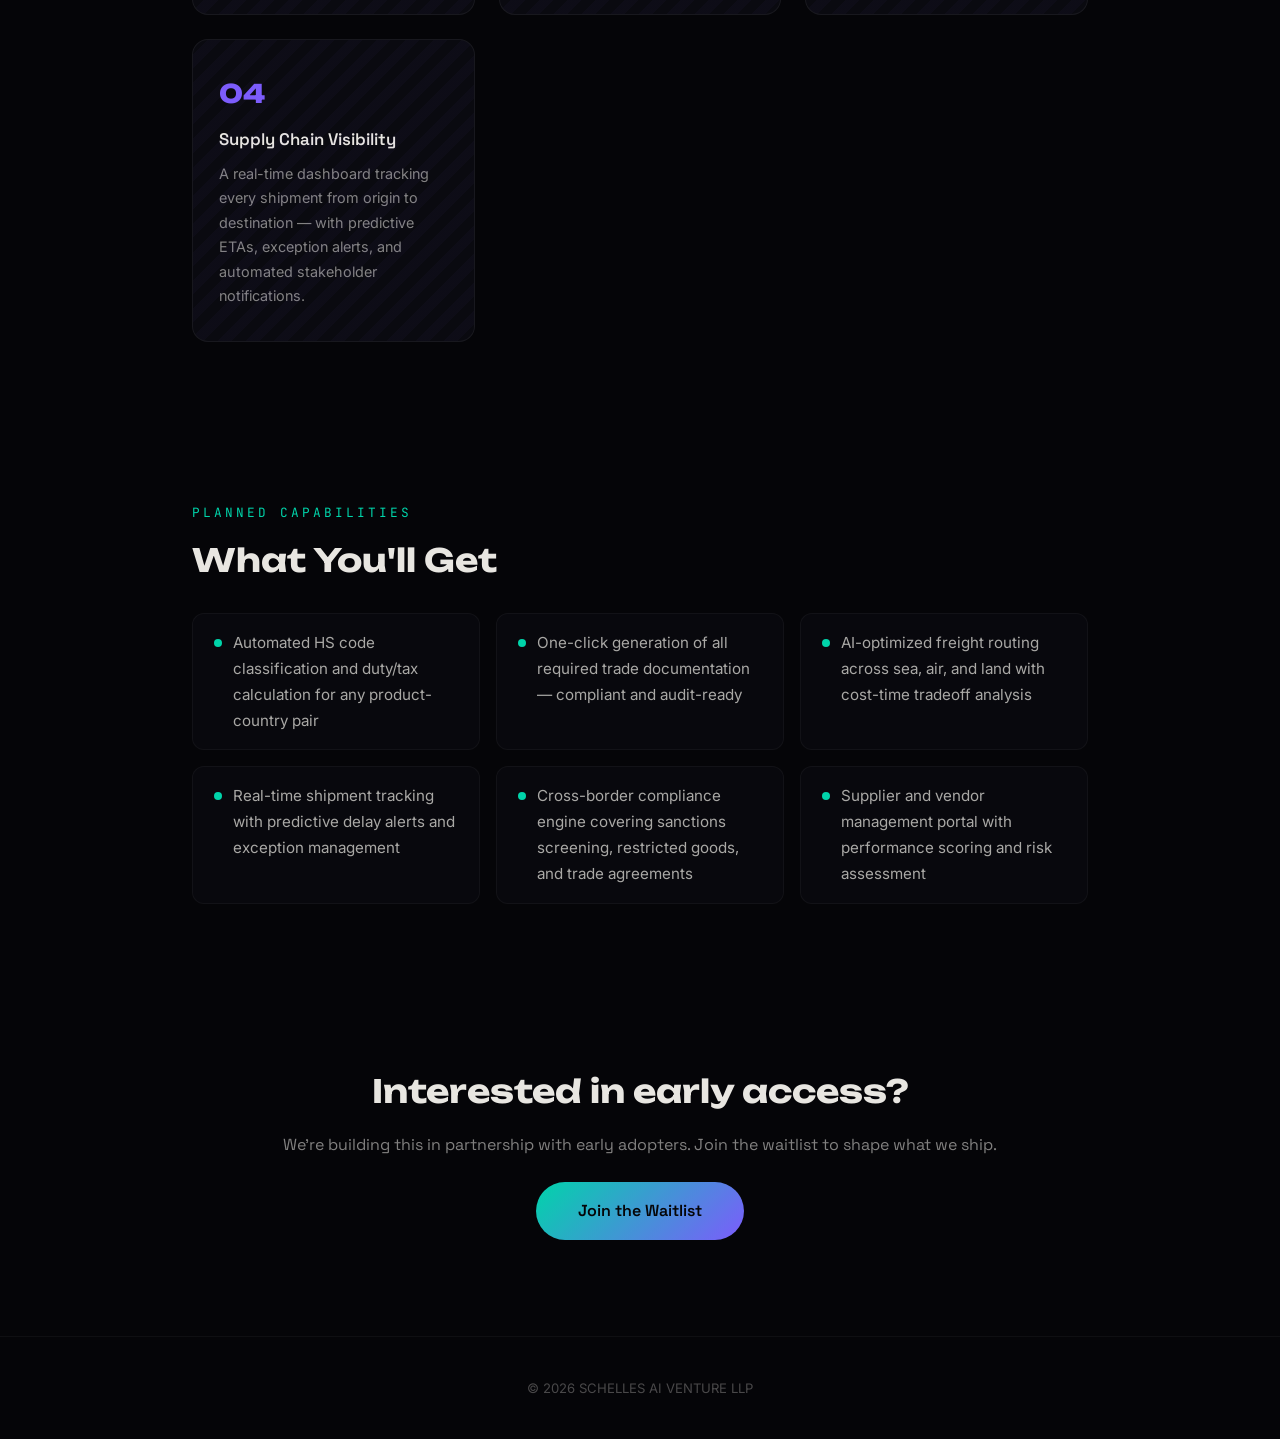
<file: services/import-export.html>
<!DOCTYPE html>
<html lang="en">
<head>
    <meta charset="UTF-8">
    <meta name="viewport" content="width=device-width, initial-scale=1.0">
    <title>Import & Export — SCHELLES AI VENTURE</title>
    <link rel="preconnect" href="https://fonts.googleapis.com">
    <link rel="preconnect" href="https://fonts.gstatic.com" crossorigin>
    <link href="https://fonts.googleapis.com/css2?family=Unbounded:wght@400;500;600;700;800&family=Space+Grotesk:wght@400;500;600;700&family=Inter:wght@300;400;500;600&family=Syne:wght@400;500;600;700&family=JetBrains+Mono:wght@400;500&display=swap" rel="stylesheet">
    <style>
        *, *::before, *::after { margin: 0; padding: 0; box-sizing: border-box; }
        html { scroll-behavior: smooth; }
        body {
            background: #050508; color: #e8e6e1;
            font-family: 'Inter', sans-serif; font-weight: 400;
            line-height: 1.7; overflow-x: hidden;
        }
        .navbar {
            position: fixed; top: 0; left: 0; width: 100%; z-index: 100;
            display: flex; align-items: center; justify-content: space-between;
            padding: 1.2rem 3rem;
            background: rgba(5,5,8,.82); backdrop-filter: blur(18px);
            border-bottom: 1px solid rgba(255,255,255,.06);
        }
        .navbar img { height: 40px; filter: drop-shadow(0 0 14px rgba(0,212,170,.4)) brightness(1.6); }
        .navbar a { text-decoration: none; }
        .back-link {
            font-family: 'Space Grotesk', sans-serif;
            color: #00d4aa; font-size: .95rem; font-weight: 500; transition: color .3s;
        }
        .back-link:hover { color: #7c5cfc; }
        .hero {
            min-height: 72vh; display: flex; flex-direction: column;
            align-items: center; justify-content: center; text-align: center;
            padding: 10rem 2rem 4rem; position: relative;
        }
        .hero::before {
            content: ''; position: absolute; top: -10%; left: 50%; transform: translateX(-50%);
            width: 600px; height: 600px;
            background: radial-gradient(circle, rgba(0,212,170,.08) 0%, transparent 70%);
            pointer-events: none;
        }
        .hero-icon { margin-bottom: 2rem; }
        .hero-icon svg { width: 72px; height: 72px; }
        .hero h1 {
            font-family: 'Unbounded', sans-serif;
            font-size: clamp(2.2rem, 5.5vw, 3.8rem);
            font-weight: 800; line-height: 1.15;
            background: linear-gradient(135deg, #00d4aa 0%, #7c5cfc 100%);
            -webkit-background-clip: text; -webkit-text-fill-color: transparent; background-clip: text;
        }
        .hero .subtitle {
            margin-top: 1.2rem; font-family: 'Space Grotesk', sans-serif;
            font-size: clamp(1rem, 2vw, 1.25rem);
            color: rgba(232,230,225,.55); max-width: 620px;
        }
        .coming-soon-badge {
            display: inline-block; margin-top: 1.5rem;
            padding: .5rem 1.4rem; border-radius: 999px;
            font-family: 'JetBrains Mono', monospace; font-size: .85rem; font-weight: 500;
            background: rgba(124,92,252,.15); border: 1px solid rgba(124,92,252,.4);
            color: #c4b5fd; letter-spacing: 2px; text-transform: uppercase;
            animation: pulse-badge 2.5s ease-in-out infinite;
        }
        @keyframes pulse-badge {
            0%, 100% { box-shadow: 0 0 0 0 rgba(124,92,252,.3); }
            50% { box-shadow: 0 0 20px 4px rgba(124,92,252,.15); }
        }
        section { padding: 5rem 2rem; max-width: 960px; margin: 0 auto; }
        .section-label {
            font-family: 'JetBrains Mono', monospace;
            font-size: .8rem; text-transform: uppercase; letter-spacing: 3px;
            color: #00d4aa; margin-bottom: .6rem;
        }
        .section-title {
            font-family: 'Unbounded', sans-serif;
            font-size: clamp(1.5rem, 3vw, 2rem); font-weight: 700; margin-bottom: 1.6rem;
        }
        .vision p { font-size: 1.08rem; color: rgba(232,230,225,.78); max-width: 740px; line-height: 1.85; }
        .steps { display: grid; grid-template-columns: repeat(auto-fit, minmax(220px, 1fr)); gap: 1.5rem; }
        .step-card {
            background: rgba(14,14,22,.65); border: 1px solid rgba(255,255,255,.06);
            border-radius: 16px; padding: 2rem 1.6rem;
            transition: transform .35s, border-color .35s;
            position: relative; overflow: hidden;
        }
        .step-card::after {
            content: ''; position: absolute; top: 0; left: 0; right: 0; bottom: 0;
            background: repeating-linear-gradient(135deg, transparent, transparent 10px, rgba(124,92,252,.03) 10px, rgba(124,92,252,.03) 20px);
            pointer-events: none;
        }
        .step-card:hover { transform: translateY(-4px); border-color: rgba(0,212,170,.25); }
        .step-num {
            font-family: 'Unbounded', sans-serif; font-size: 1.6rem;
            font-weight: 800; color: #7c5cfc; margin-bottom: .6rem;
        }
        .step-card h3 { font-family: 'Space Grotesk', sans-serif; font-size: 1.05rem; font-weight: 600; margin-bottom: .5rem; }
        .step-card p { font-size: .9rem; color: rgba(232,230,225,.55); }
        .pills { display: flex; flex-wrap: wrap; gap: .65rem; }
        .pill {
            padding: .45rem 1.1rem; border-radius: 999px;
            font-family: 'JetBrains Mono', monospace; font-size: .82rem;
            background: rgba(124,92,252,.1); border: 1px solid rgba(124,92,252,.25);
            color: #c4b5fd; transition: background .3s, border-color .3s;
        }
        .pill:hover { background: rgba(124,92,252,.22); border-color: #7c5cfc; }
        .deliverables { list-style: none; display: grid; grid-template-columns: repeat(auto-fit, minmax(260px, 1fr)); gap: 1rem; }
        .deliverables li {
            padding: 1rem 1.3rem; border-radius: 12px;
            background: rgba(14,14,22,.45); border: 1px solid rgba(255,255,255,.04);
            font-size: .95rem; color: rgba(232,230,225,.72);
            display: flex; align-items: flex-start; gap: .7rem;
        }
        .deliverables li::before {
            content: ''; flex-shrink: 0; width: 8px; height: 8px;
            margin-top: .55rem; border-radius: 50%; background: #00d4aa;
        }
        .cta-section { text-align: center; padding: 5rem 2rem 6rem; }
        .cta-section h2 {
            font-family: 'Unbounded', sans-serif;
            font-size: clamp(1.4rem, 3vw, 2rem); font-weight: 700; margin-bottom: .8rem;
        }
        .cta-section .cta-sub {
            font-family: 'Space Grotesk', sans-serif;
            font-size: 1rem; color: rgba(232,230,225,.55); margin-bottom: 1.5rem;
        }
        .cta-btn {
            display: inline-block; padding: .95rem 2.6rem;
            font-family: 'Space Grotesk', sans-serif; font-size: 1rem; font-weight: 600;
            color: #050508; background: linear-gradient(135deg, #00d4aa, #7c5cfc);
            border: none; border-radius: 999px; text-decoration: none;
            transition: transform .3s, box-shadow .3s;
        }
        .cta-btn:hover { transform: translateY(-2px); box-shadow: 0 8px 30px rgba(0,212,170,.3); }
        footer {
            text-align: center; padding: 2.5rem 1rem;
            font-size: .82rem; color: rgba(232,230,225,.3);
            border-top: 1px solid rgba(255,255,255,.04);
        }
        @media (max-width: 640px) {
            .navbar { padding: 1rem 1.4rem; }
            section { padding: 3.5rem 1.2rem; }
            .steps { grid-template-columns: 1fr; }
        }
    </style>
</head>
<body>
    <nav class="navbar">
        <a href="../index.html"><img src="../assets/logo-transparent.png" alt="SCHELLES"></a>
        <a href="../index.html" class="back-link">&larr; Back to Home</a>
    </nav>

    <header class="hero">
        <div class="hero-icon">
            <svg viewBox="0 0 72 72" fill="none" xmlns="http://www.w3.org/2000/svg">
                <circle cx="20" cy="36" r="14" stroke="#00d4aa" stroke-width="2" fill="none"/>
                <circle cx="52" cy="36" r="14" stroke="#7c5cfc" stroke-width="2" fill="none"/>
                <path d="M30 30H42" stroke="#00d4aa" stroke-width="2" stroke-linecap="round"/>
                <path d="M38 26L42 30L38 34" stroke="#00d4aa" stroke-width="2" stroke-linecap="round" stroke-linejoin="round"/>
                <path d="M42 42H30" stroke="#7c5cfc" stroke-width="2" stroke-linecap="round"/>
                <path d="M34 38L30 42L34 46" stroke="#7c5cfc" stroke-width="2" stroke-linecap="round" stroke-linejoin="round"/>
                <circle cx="20" cy="36" r="4" fill="#00d4aa" opacity=".3"/>
                <circle cx="52" cy="36" r="4" fill="#7c5cfc" opacity=".3"/>
            </svg>
        </div>
        <h1>Import & Export</h1>
        <p class="subtitle">AI-powered global trade logistics that make cross-border commerce effortless.</p>
        <span class="coming-soon-badge">Coming Soon</span>
    </header>

    <section class="vision">
        <p class="section-label">The Vision</p>
        <h2 class="section-title">Why We're Building This</h2>
        <p>International trade is complex, slow, and paper-heavy. Customs declarations, tariff classifications, compliance checks, and freight coordination still rely on fragmented spreadsheets and manual phone calls. We're building AI that makes cross-border commerce as easy as local delivery — automating documentation, predicting shipping delays, optimizing routes, and ensuring regulatory compliance across jurisdictions before a single container leaves port.</p>
    </section>

    <section>
        <p class="section-label">Our Approach</p>
        <h2 class="section-title">How We're Building It</h2>
        <div class="steps">
            <div class="step-card">
                <div class="step-num">01</div>
                <h3>Trade Intelligence Layer</h3>
                <p>We're training AI models on global trade data — tariff codes, customs regulations, trade agreements — to automate classification and compliance checks across 190+ countries.</p>
            </div>
            <div class="step-card">
                <div class="step-num">02</div>
                <h3>Document Automation</h3>
                <p>Bills of lading, certificates of origin, customs declarations, and commercial invoices will be generated automatically from your order and shipment data.</p>
            </div>
            <div class="step-card">
                <div class="step-num">03</div>
                <h3>Logistics Optimization</h3>
                <p>AI-driven route planning that factors in shipping costs, transit times, port congestion, weather patterns, and geopolitical risks to recommend the optimal path.</p>
            </div>
            <div class="step-card">
                <div class="step-num">04</div>
                <h3>Supply Chain Visibility</h3>
                <p>A real-time dashboard tracking every shipment from origin to destination — with predictive ETAs, exception alerts, and automated stakeholder notifications.</p>
            </div>
        </div>
    </section>
    <section>
        <p class="section-label">Planned Capabilities</p>
        <h2 class="section-title">What You'll Get</h2>
        <ul class="deliverables">
            <li>Automated HS code classification and duty/tax calculation for any product-country pair</li>
            <li>One-click generation of all required trade documentation — compliant and audit-ready</li>
            <li>AI-optimized freight routing across sea, air, and land with cost-time tradeoff analysis</li>
            <li>Real-time shipment tracking with predictive delay alerts and exception management</li>
            <li>Cross-border compliance engine covering sanctions screening, restricted goods, and trade agreements</li>
            <li>Supplier and vendor management portal with performance scoring and risk assessment</li>
        </ul>
    </section>

    <section class="cta-section">
        <h2>Interested in early access?</h2>
        <p class="cta-sub">We're building this in partnership with early adopters. Join the waitlist to shape what we ship.</p>
        <a href="../index.html#contact" class="cta-btn">Join the Waitlist</a>
    </section>

    <footer>&copy; 2026 SCHELLES AI VENTURE LLP</footer>
</body>
</html>
</file>
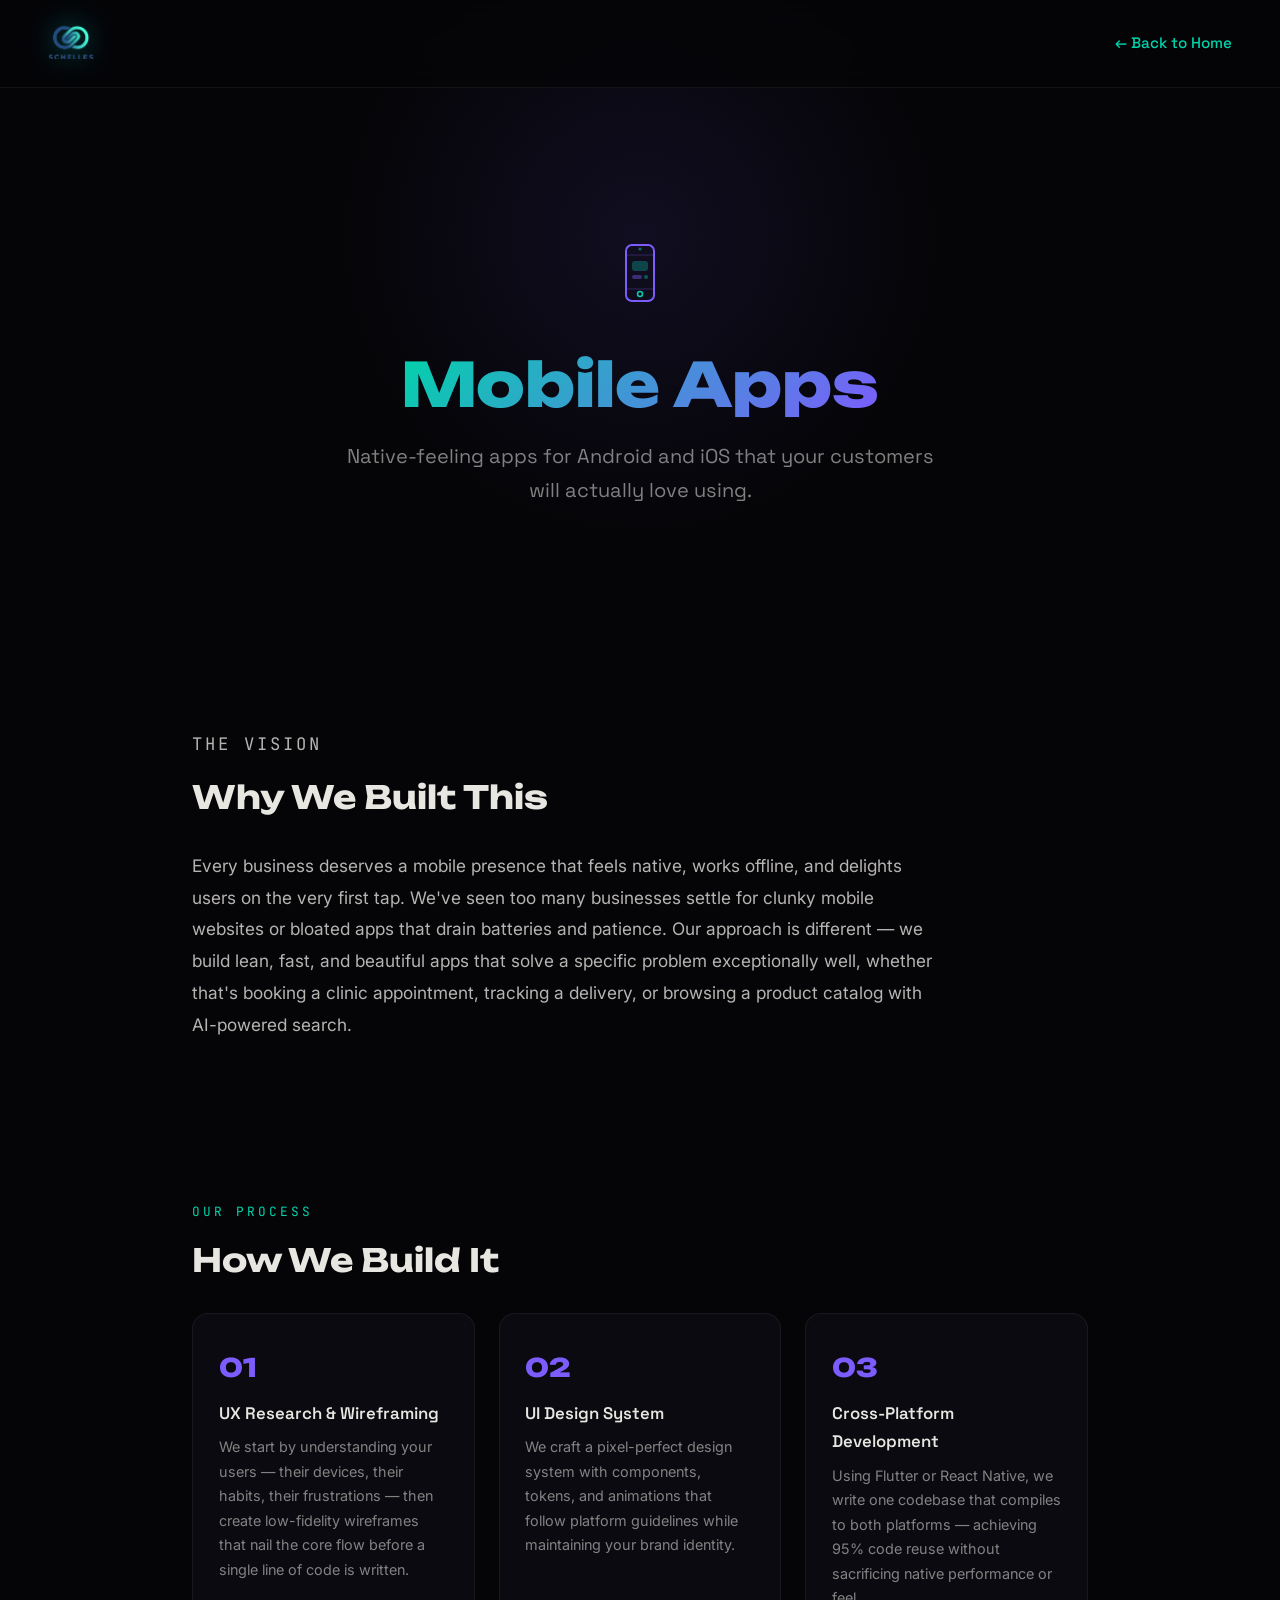
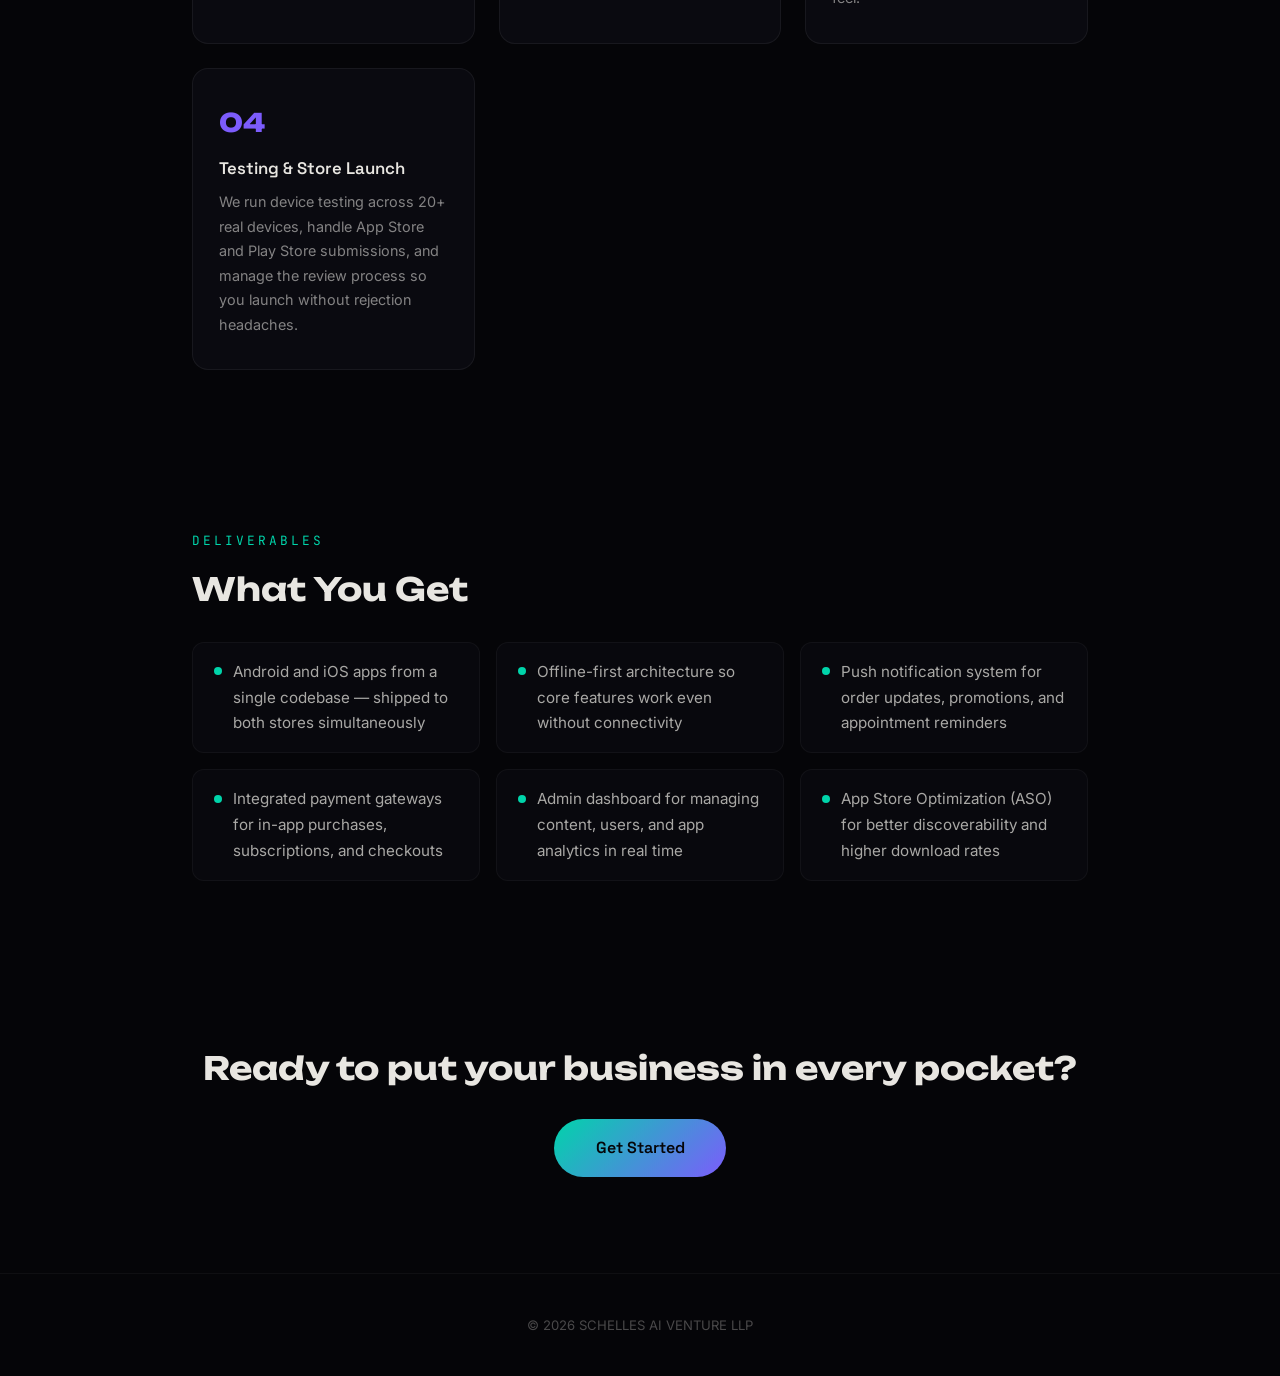
<file: services/mobile-apps.html>
<!DOCTYPE html>
<html lang="en">
<head>
    <meta charset="UTF-8">
    <meta name="viewport" content="width=device-width, initial-scale=1.0">
    <title>Mobile Apps — SCHELLES AI VENTURE</title>
    <link rel="preconnect" href="https://fonts.googleapis.com">
    <link rel="preconnect" href="https://fonts.gstatic.com" crossorigin>
    <link href="https://fonts.googleapis.com/css2?family=Unbounded:wght@400;500;600;700;800&family=Space+Grotesk:wght@400;500;600;700&family=Inter:wght@300;400;500;600&family=Syne:wght@400;500;600;700&family=JetBrains+Mono:wght@400;500&display=swap" rel="stylesheet">
    <style>
        *, *::before, *::after { margin: 0; padding: 0; box-sizing: border-box; }
        html { scroll-behavior: smooth; }
        body {
            background: #050508; color: #e8e6e1;
            font-family: 'Inter', sans-serif; font-weight: 400;
            line-height: 1.7; overflow-x: hidden;
        }
        .navbar {
            position: fixed; top: 0; left: 0; width: 100%; z-index: 100;
            display: flex; align-items: center; justify-content: space-between;
            padding: 1.2rem 3rem;
            background: rgba(5,5,8,.82); backdrop-filter: blur(18px);
            border-bottom: 1px solid rgba(255,255,255,.06);
        }
        .navbar img { height: 40px; filter: drop-shadow(0 0 14px rgba(0,212,170,.4)) brightness(1.6); }
        .navbar a { text-decoration: none; }
        .back-link {
            font-family: 'Space Grotesk', sans-serif;
            color: #00d4aa; font-size: .95rem; font-weight: 500; transition: color .3s;
        }
        .back-link:hover { color: #7c5cfc; }
        .hero {
            min-height: 72vh; display: flex; flex-direction: column;
            align-items: center; justify-content: center; text-align: center;
            padding: 10rem 2rem 4rem; position: relative;
        }
        .hero::before {
            content: ''; position: absolute; top: -10%; left: 50%; transform: translateX(-50%);
            width: 600px; height: 600px;
            background: radial-gradient(circle, rgba(124,92,252,.1) 0%, transparent 70%);
            pointer-events: none;
        }
        .hero-icon { margin-bottom: 2rem; }
        .hero-icon svg { width: 72px; height: 72px; }
        .hero h1 {
            font-family: 'Unbounded', sans-serif;
            font-size: clamp(2.2rem, 5.5vw, 3.8rem);
            font-weight: 800; line-height: 1.15;
            background: linear-gradient(135deg, #00d4aa 0%, #7c5cfc 100%);
            -webkit-background-clip: text; -webkit-text-fill-color: transparent; background-clip: text;
        }
        .hero .subtitle {
            margin-top: 1.2rem; font-family: 'Space Grotesk', sans-serif;
            font-size: clamp(1rem, 2vw, 1.25rem);
            color: rgba(232,230,225,.55); max-width: 620px;
        }
        section { padding: 5rem 2rem; max-width: 960px; margin: 0 auto; }
        .section-label {
            font-family: 'JetBrains Mono', monospace;
            font-size: .8rem; text-transform: uppercase; letter-spacing: 3px;
            color: #00d4aa; margin-bottom: .6rem;
        }
        .section-title {
            font-family: 'Unbounded', sans-serif;
            font-size: clamp(1.5rem, 3vw, 2rem); font-weight: 700; margin-bottom: 1.6rem;
        }
        .vision p { font-size: 1.08rem; color: rgba(232,230,225,.78); max-width: 740px; line-height: 1.85; }
        .steps { display: grid; grid-template-columns: repeat(auto-fit, minmax(220px, 1fr)); gap: 1.5rem; }
        .step-card {
            background: rgba(14,14,22,.65); border: 1px solid rgba(255,255,255,.06);
            border-radius: 16px; padding: 2rem 1.6rem;
            transition: transform .35s, border-color .35s;
        }
        .step-card:hover { transform: translateY(-4px); border-color: rgba(0,212,170,.25); }
        .step-num {
            font-family: 'Unbounded', sans-serif; font-size: 1.6rem;
            font-weight: 800; color: #7c5cfc; margin-bottom: .6rem;
        }
        .step-card h3 { font-family: 'Space Grotesk', sans-serif; font-size: 1.05rem; font-weight: 600; margin-bottom: .5rem; }
        .step-card p { font-size: .9rem; color: rgba(232,230,225,.55); }
        .pills { display: flex; flex-wrap: wrap; gap: .65rem; }
        .pill {
            padding: .45rem 1.1rem; border-radius: 999px;
            font-family: 'JetBrains Mono', monospace; font-size: .82rem;
            background: rgba(124,92,252,.1); border: 1px solid rgba(124,92,252,.25);
            color: #c4b5fd; transition: background .3s, border-color .3s;
        }
        .pill:hover { background: rgba(124,92,252,.22); border-color: #7c5cfc; }
        .deliverables { list-style: none; display: grid; grid-template-columns: repeat(auto-fit, minmax(260px, 1fr)); gap: 1rem; }
        .deliverables li {
            padding: 1rem 1.3rem; border-radius: 12px;
            background: rgba(14,14,22,.45); border: 1px solid rgba(255,255,255,.04);
            font-size: .95rem; color: rgba(232,230,225,.72);
            display: flex; align-items: flex-start; gap: .7rem;
        }
        .deliverables li::before {
            content: ''; flex-shrink: 0; width: 8px; height: 8px;
            margin-top: .55rem; border-radius: 50%; background: #00d4aa;
        }
        .cta-section { text-align: center; padding: 5rem 2rem 6rem; }
        .cta-section h2 {
            font-family: 'Unbounded', sans-serif;
            font-size: clamp(1.4rem, 3vw, 2rem); font-weight: 700; margin-bottom: 1.5rem;
        }
        .cta-btn {
            display: inline-block; padding: .95rem 2.6rem;
            font-family: 'Space Grotesk', sans-serif; font-size: 1rem; font-weight: 600;
            color: #050508; background: linear-gradient(135deg, #00d4aa, #7c5cfc);
            border: none; border-radius: 999px; text-decoration: none;
            transition: transform .3s, box-shadow .3s;
        }
        .cta-btn:hover { transform: translateY(-2px); box-shadow: 0 8px 30px rgba(0,212,170,.3); }
        footer {
            text-align: center; padding: 2.5rem 1rem;
            font-size: .82rem; color: rgba(232,230,225,.3);
            border-top: 1px solid rgba(255,255,255,.04);
        }
        @media (max-width: 640px) {
            .navbar { padding: 1rem 1.4rem; }
            section { padding: 3.5rem 1.2rem; }
            .steps { grid-template-columns: 1fr; }
        }
    </style>
</head>
<body>
    <nav class="navbar">
        <a href="../index.html"><img src="../assets/logo-transparent.png" alt="SCHELLES"></a>
        <a href="../index.html" class="back-link">&larr; Back to Home</a>
    </nav>

    <header class="hero">
        <div class="hero-icon">
            <svg viewBox="0 0 72 72" fill="none" xmlns="http://www.w3.org/2000/svg">
                <rect x="22" y="8" width="28" height="56" rx="6" stroke="#7c5cfc" stroke-width="2" fill="none"/>
                <line x1="22" y1="18" x2="50" y2="18" stroke="rgba(124,92,252,.3)" stroke-width="1"/>
                <line x1="22" y1="52" x2="50" y2="52" stroke="rgba(124,92,252,.3)" stroke-width="1"/>
                <circle cx="36" cy="57" r="2.5" stroke="#00d4aa" stroke-width="1.5" fill="none"/>
                <rect x="28" y="24" width="16" height="10" rx="3" fill="#00d4aa" opacity=".3"/>
                <rect x="28" y="38" width="10" height="4" rx="2" fill="#7c5cfc" opacity=".4"/>
                <rect x="40" y="38" width="4" height="4" rx="2" fill="#00d4aa" opacity=".4"/>
                <circle cx="36" cy="12" r="1.5" fill="#00d4aa" opacity=".5"/>
            </svg>
        </div>
        <h1>Mobile Apps</h1>
        <p class="subtitle">Native-feeling apps for Android and iOS that your customers will actually love using.</p>
    </header>

    <section class="vision">
        <p class="section-label">The Vision</p>
        <h2 class="section-title">Why We Built This</h2>
        <p>Every business deserves a mobile presence that feels native, works offline, and delights users on the very first tap. We've seen too many businesses settle for clunky mobile websites or bloated apps that drain batteries and patience. Our approach is different — we build lean, fast, and beautiful apps that solve a specific problem exceptionally well, whether that's booking a clinic appointment, tracking a delivery, or browsing a product catalog with AI-powered search.</p>
    </section>

    <section>
        <p class="section-label">Our Process</p>
        <h2 class="section-title">How We Build It</h2>
        <div class="steps">
            <div class="step-card">
                <div class="step-num">01</div>
                <h3>UX Research & Wireframing</h3>
                <p>We start by understanding your users — their devices, their habits, their frustrations — then create low-fidelity wireframes that nail the core flow before a single line of code is written.</p>
            </div>
            <div class="step-card">
                <div class="step-num">02</div>
                <h3>UI Design System</h3>
                <p>We craft a pixel-perfect design system with components, tokens, and animations that follow platform guidelines while maintaining your brand identity.</p>
            </div>
            <div class="step-card">
                <div class="step-num">03</div>
                <h3>Cross-Platform Development</h3>
                <p>Using Flutter or React Native, we write one codebase that compiles to both platforms — achieving 95% code reuse without sacrificing native performance or feel.</p>
            </div>
            <div class="step-card">
                <div class="step-num">04</div>
                <h3>Testing & Store Launch</h3>
                <p>We run device testing across 20+ real devices, handle App Store and Play Store submissions, and manage the review process so you launch without rejection headaches.</p>
            </div>
        </div>
    </section>
    <section>
        <p class="section-label">Deliverables</p>
        <h2 class="section-title">What You Get</h2>
        <ul class="deliverables">
            <li>Android and iOS apps from a single codebase — shipped to both stores simultaneously</li>
            <li>Offline-first architecture so core features work even without connectivity</li>
            <li>Push notification system for order updates, promotions, and appointment reminders</li>
            <li>Integrated payment gateways for in-app purchases, subscriptions, and checkouts</li>
            <li>Admin dashboard for managing content, users, and app analytics in real time</li>
            <li>App Store Optimization (ASO) for better discoverability and higher download rates</li>
        </ul>
    </section>

    <section class="cta-section">
        <h2>Ready to put your business in every pocket?</h2>
        <a href="../index.html#contact" class="cta-btn">Get Started</a>
    </section>

    <footer>&copy; 2026 SCHELLES AI VENTURE LLP</footer>
</body>
</html>
</file>
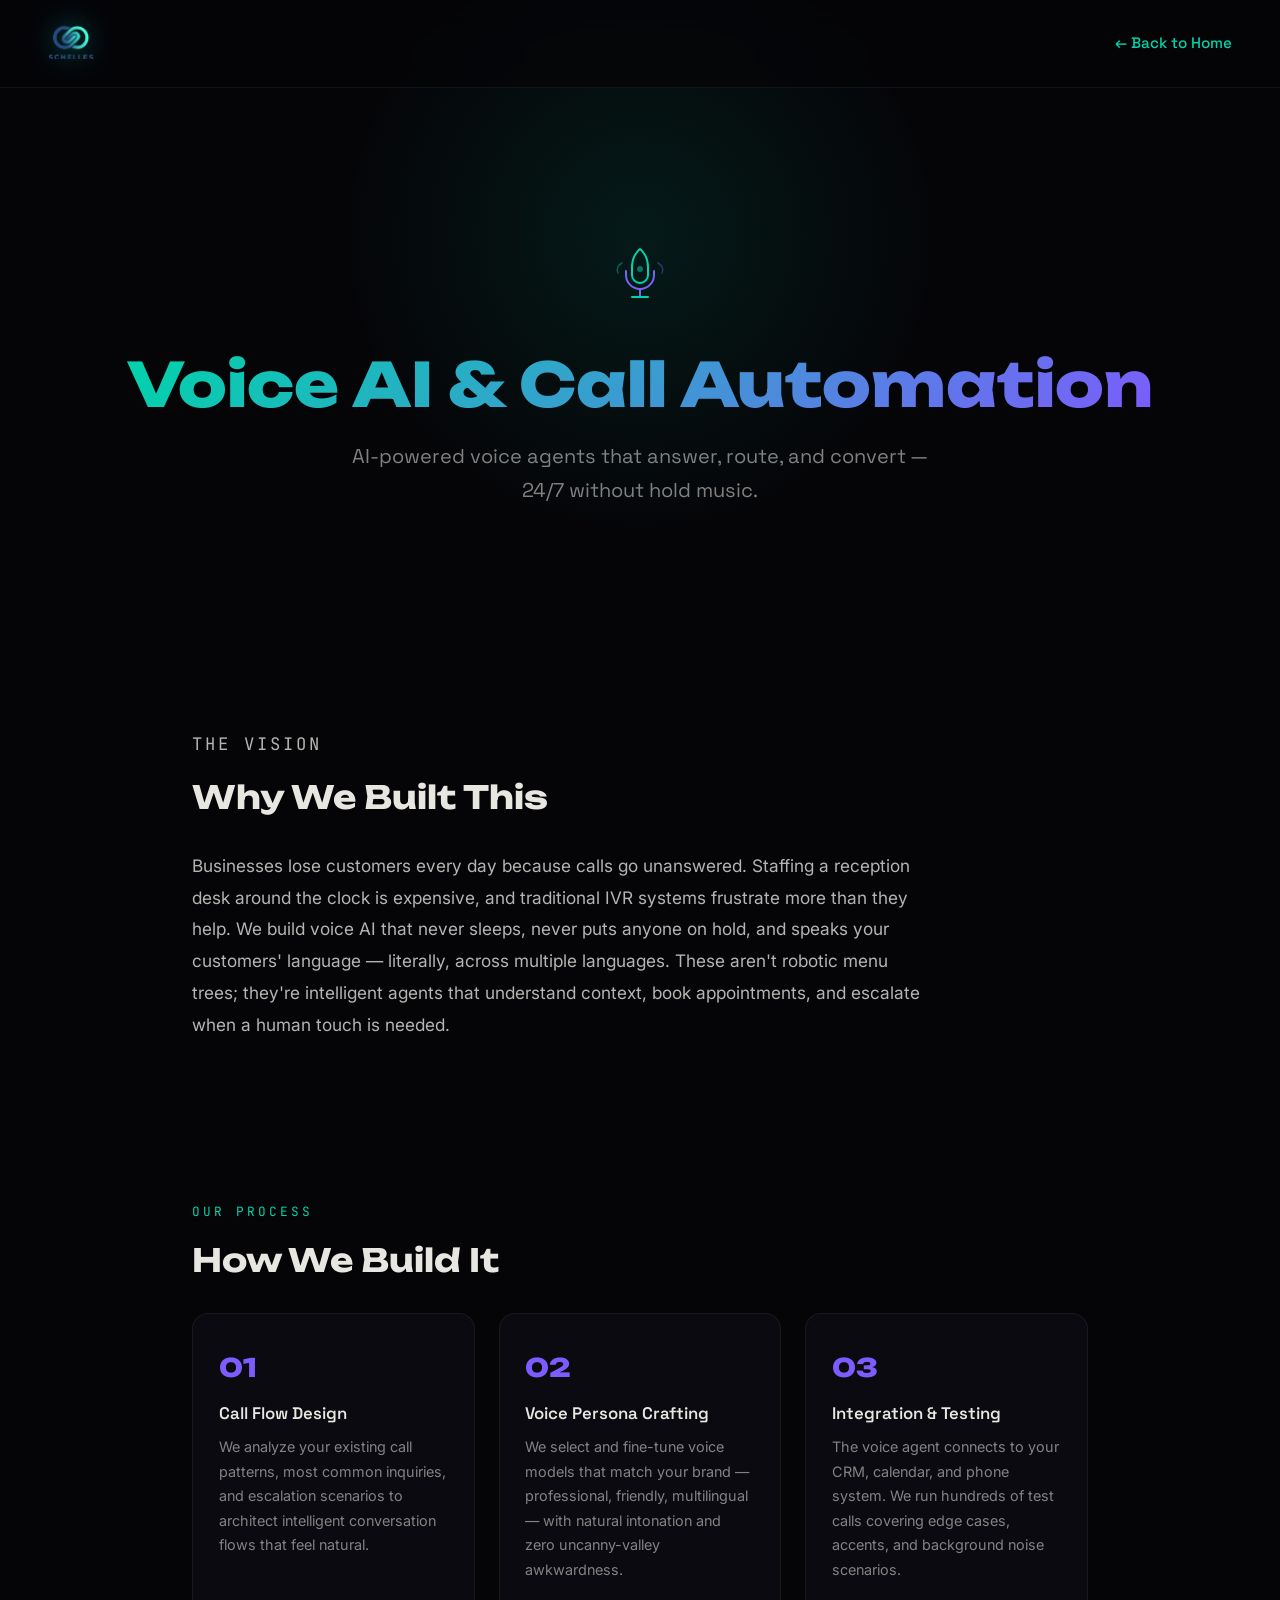
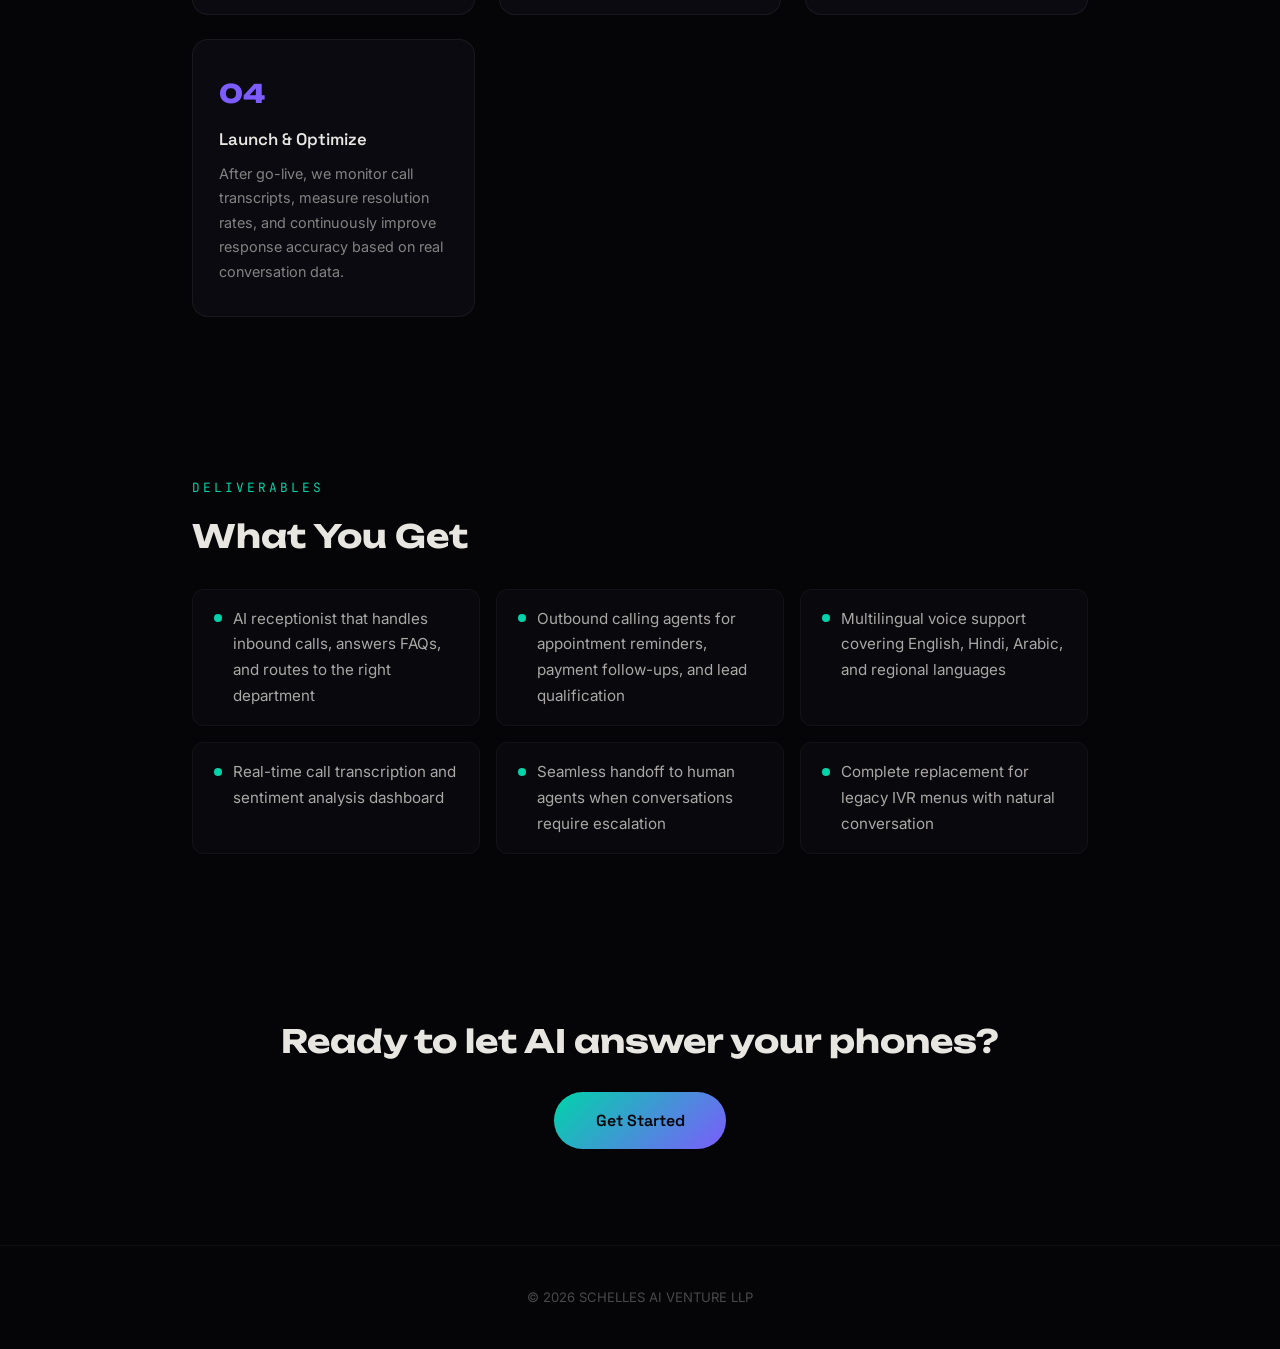
<file: services/voice-ai.html>
<!DOCTYPE html>
<html lang="en">
<head>
    <meta charset="UTF-8">
    <meta name="viewport" content="width=device-width, initial-scale=1.0">
    <title>Voice AI & Call Automation — SCHELLES AI VENTURE</title>
    <link rel="preconnect" href="https://fonts.googleapis.com">
    <link rel="preconnect" href="https://fonts.gstatic.com" crossorigin>
    <link href="https://fonts.googleapis.com/css2?family=Unbounded:wght@400;500;600;700;800&family=Space+Grotesk:wght@400;500;600;700&family=Inter:wght@300;400;500;600&family=Syne:wght@400;500;600;700&family=JetBrains+Mono:wght@400;500&display=swap" rel="stylesheet">
    <style>
        *, *::before, *::after { margin: 0; padding: 0; box-sizing: border-box; }
        html { scroll-behavior: smooth; }
        body {
            background: #050508; color: #e8e6e1;
            font-family: 'Inter', sans-serif; font-weight: 400;
            line-height: 1.7; overflow-x: hidden;
        }
        .navbar {
            position: fixed; top: 0; left: 0; width: 100%; z-index: 100;
            display: flex; align-items: center; justify-content: space-between;
            padding: 1.2rem 3rem;
            background: rgba(5,5,8,.82); backdrop-filter: blur(18px);
            border-bottom: 1px solid rgba(255,255,255,.06);
        }
        .navbar img { height: 40px; filter: drop-shadow(0 0 14px rgba(0,212,170,.4)) brightness(1.6); }
        .navbar a { text-decoration: none; }
        .back-link {
            font-family: 'Space Grotesk', sans-serif;
            color: #00d4aa; font-size: .95rem; font-weight: 500; transition: color .3s;
        }
        .back-link:hover { color: #7c5cfc; }
        .hero {
            min-height: 72vh; display: flex; flex-direction: column;
            align-items: center; justify-content: center; text-align: center;
            padding: 10rem 2rem 4rem; position: relative;
        }
        .hero::before {
            content: ''; position: absolute; top: -10%; left: 50%; transform: translateX(-50%);
            width: 600px; height: 600px;
            background: radial-gradient(circle, rgba(0,212,170,.1) 0%, transparent 70%);
            pointer-events: none;
        }
        .hero-icon { margin-bottom: 2rem; }
        .hero-icon svg { width: 72px; height: 72px; }
        .hero h1 {
            font-family: 'Unbounded', sans-serif;
            font-size: clamp(2.2rem, 5.5vw, 3.8rem);
            font-weight: 800; line-height: 1.15;
            background: linear-gradient(135deg, #00d4aa 0%, #7c5cfc 100%);
            -webkit-background-clip: text; -webkit-text-fill-color: transparent; background-clip: text;
        }
        .hero .subtitle {
            margin-top: 1.2rem; font-family: 'Space Grotesk', sans-serif;
            font-size: clamp(1rem, 2vw, 1.25rem);
            color: rgba(232,230,225,.55); max-width: 620px;
        }
        section { padding: 5rem 2rem; max-width: 960px; margin: 0 auto; }
        .section-label {
            font-family: 'JetBrains Mono', monospace;
            font-size: .8rem; text-transform: uppercase; letter-spacing: 3px;
            color: #00d4aa; margin-bottom: .6rem;
        }
        .section-title {
            font-family: 'Unbounded', sans-serif;
            font-size: clamp(1.5rem, 3vw, 2rem); font-weight: 700; margin-bottom: 1.6rem;
        }
        .vision p { font-size: 1.08rem; color: rgba(232,230,225,.78); max-width: 740px; line-height: 1.85; }
        .steps { display: grid; grid-template-columns: repeat(auto-fit, minmax(220px, 1fr)); gap: 1.5rem; }
        .step-card {
            background: rgba(14,14,22,.65); border: 1px solid rgba(255,255,255,.06);
            border-radius: 16px; padding: 2rem 1.6rem;
            transition: transform .35s, border-color .35s;
        }
        .step-card:hover { transform: translateY(-4px); border-color: rgba(0,212,170,.25); }
        .step-num {
            font-family: 'Unbounded', sans-serif; font-size: 1.6rem;
            font-weight: 800; color: #7c5cfc; margin-bottom: .6rem;
        }
        .step-card h3 { font-family: 'Space Grotesk', sans-serif; font-size: 1.05rem; font-weight: 600; margin-bottom: .5rem; }
        .step-card p { font-size: .9rem; color: rgba(232,230,225,.55); }
        .pills { display: flex; flex-wrap: wrap; gap: .65rem; }
        .pill {
            padding: .45rem 1.1rem; border-radius: 999px;
            font-family: 'JetBrains Mono', monospace; font-size: .82rem;
            background: rgba(124,92,252,.1); border: 1px solid rgba(124,92,252,.25);
            color: #c4b5fd; transition: background .3s, border-color .3s;
        }
        .pill:hover { background: rgba(124,92,252,.22); border-color: #7c5cfc; }
        .deliverables { list-style: none; display: grid; grid-template-columns: repeat(auto-fit, minmax(260px, 1fr)); gap: 1rem; }
        .deliverables li {
            padding: 1rem 1.3rem; border-radius: 12px;
            background: rgba(14,14,22,.45); border: 1px solid rgba(255,255,255,.04);
            font-size: .95rem; color: rgba(232,230,225,.72);
            display: flex; align-items: flex-start; gap: .7rem;
        }
        .deliverables li::before {
            content: ''; flex-shrink: 0; width: 8px; height: 8px;
            margin-top: .55rem; border-radius: 50%; background: #00d4aa;
        }
        .cta-section { text-align: center; padding: 5rem 2rem 6rem; }
        .cta-section h2 {
            font-family: 'Unbounded', sans-serif;
            font-size: clamp(1.4rem, 3vw, 2rem); font-weight: 700; margin-bottom: 1.5rem;
        }
        .cta-btn {
            display: inline-block; padding: .95rem 2.6rem;
            font-family: 'Space Grotesk', sans-serif; font-size: 1rem; font-weight: 600;
            color: #050508; background: linear-gradient(135deg, #00d4aa, #7c5cfc);
            border: none; border-radius: 999px; text-decoration: none;
            transition: transform .3s, box-shadow .3s;
        }
        .cta-btn:hover { transform: translateY(-2px); box-shadow: 0 8px 30px rgba(0,212,170,.3); }
        footer {
            text-align: center; padding: 2.5rem 1rem;
            font-size: .82rem; color: rgba(232,230,225,.3);
            border-top: 1px solid rgba(255,255,255,.04);
        }
        @media (max-width: 640px) {
            .navbar { padding: 1rem 1.4rem; }
            section { padding: 3.5rem 1.2rem; }
            .steps { grid-template-columns: 1fr; }
        }
    </style>
</head>
<body>
    <nav class="navbar">
        <a href="../index.html"><img src="../assets/logo-transparent.png" alt="SCHELLES"></a>
        <a href="../index.html" class="back-link">&larr; Back to Home</a>
    </nav>

    <header class="hero">
        <div class="hero-icon">
            <svg viewBox="0 0 72 72" fill="none" xmlns="http://www.w3.org/2000/svg">
                <path d="M36 12C36 12 28 18 28 30V38C28 42.4 31.6 46 36 46C40.4 46 44 42.4 44 38V30C44 18 36 12 36 12Z" stroke="#00d4aa" stroke-width="2" fill="none"/>
                <path d="M22 34V38C22 45.7 28.3 52 36 52C43.7 52 50 45.7 50 38V34" stroke="#7c5cfc" stroke-width="2" stroke-linecap="round"/>
                <line x1="36" y1="52" x2="36" y2="60" stroke="#7c5cfc" stroke-width="2"/>
                <line x1="28" y1="60" x2="44" y2="60" stroke="#00d4aa" stroke-width="2" stroke-linecap="round"/>
                <circle cx="36" cy="32" r="3" fill="#00d4aa" opacity=".5"/>
                <path d="M18 26C14 28 12 32 14 36" stroke="#00d4aa" stroke-width="1.5" opacity=".4" stroke-linecap="round"/>
                <path d="M54 26C58 28 60 32 58 36" stroke="#7c5cfc" stroke-width="1.5" opacity=".4" stroke-linecap="round"/>
            </svg>
        </div>
        <h1>Voice AI & Call Automation</h1>
        <p class="subtitle">AI-powered voice agents that answer, route, and convert — 24/7 without hold music.</p>
    </header>

    <section class="vision">
        <p class="section-label">The Vision</p>
        <h2 class="section-title">Why We Built This</h2>
        <p>Businesses lose customers every day because calls go unanswered. Staffing a reception desk around the clock is expensive, and traditional IVR systems frustrate more than they help. We build voice AI that never sleeps, never puts anyone on hold, and speaks your customers' language — literally, across multiple languages. These aren't robotic menu trees; they're intelligent agents that understand context, book appointments, and escalate when a human touch is needed.</p>
    </section>

    <section>
        <p class="section-label">Our Process</p>
        <h2 class="section-title">How We Build It</h2>
        <div class="steps">
            <div class="step-card">
                <div class="step-num">01</div>
                <h3>Call Flow Design</h3>
                <p>We analyze your existing call patterns, most common inquiries, and escalation scenarios to architect intelligent conversation flows that feel natural.</p>
            </div>
            <div class="step-card">
                <div class="step-num">02</div>
                <h3>Voice Persona Crafting</h3>
                <p>We select and fine-tune voice models that match your brand — professional, friendly, multilingual — with natural intonation and zero uncanny-valley awkwardness.</p>
            </div>
            <div class="step-card">
                <div class="step-num">03</div>
                <h3>Integration & Testing</h3>
                <p>The voice agent connects to your CRM, calendar, and phone system. We run hundreds of test calls covering edge cases, accents, and background noise scenarios.</p>
            </div>
            <div class="step-card">
                <div class="step-num">04</div>
                <h3>Launch & Optimize</h3>
                <p>After go-live, we monitor call transcripts, measure resolution rates, and continuously improve response accuracy based on real conversation data.</p>
            </div>
        </div>
    </section>
    <section>
        <p class="section-label">Deliverables</p>
        <h2 class="section-title">What You Get</h2>
        <ul class="deliverables">
            <li>AI receptionist that handles inbound calls, answers FAQs, and routes to the right department</li>
            <li>Outbound calling agents for appointment reminders, payment follow-ups, and lead qualification</li>
            <li>Multilingual voice support covering English, Hindi, Arabic, and regional languages</li>
            <li>Real-time call transcription and sentiment analysis dashboard</li>
            <li>Seamless handoff to human agents when conversations require escalation</li>
            <li>Complete replacement for legacy IVR menus with natural conversation</li>
        </ul>
    </section>

    <section class="cta-section">
        <h2>Ready to let AI answer your phones?</h2>
        <a href="../index.html#contact" class="cta-btn">Get Started</a>
    </section>

    <footer>&copy; 2026 SCHELLES AI VENTURE LLP</footer>
</body>
</html>
</file>
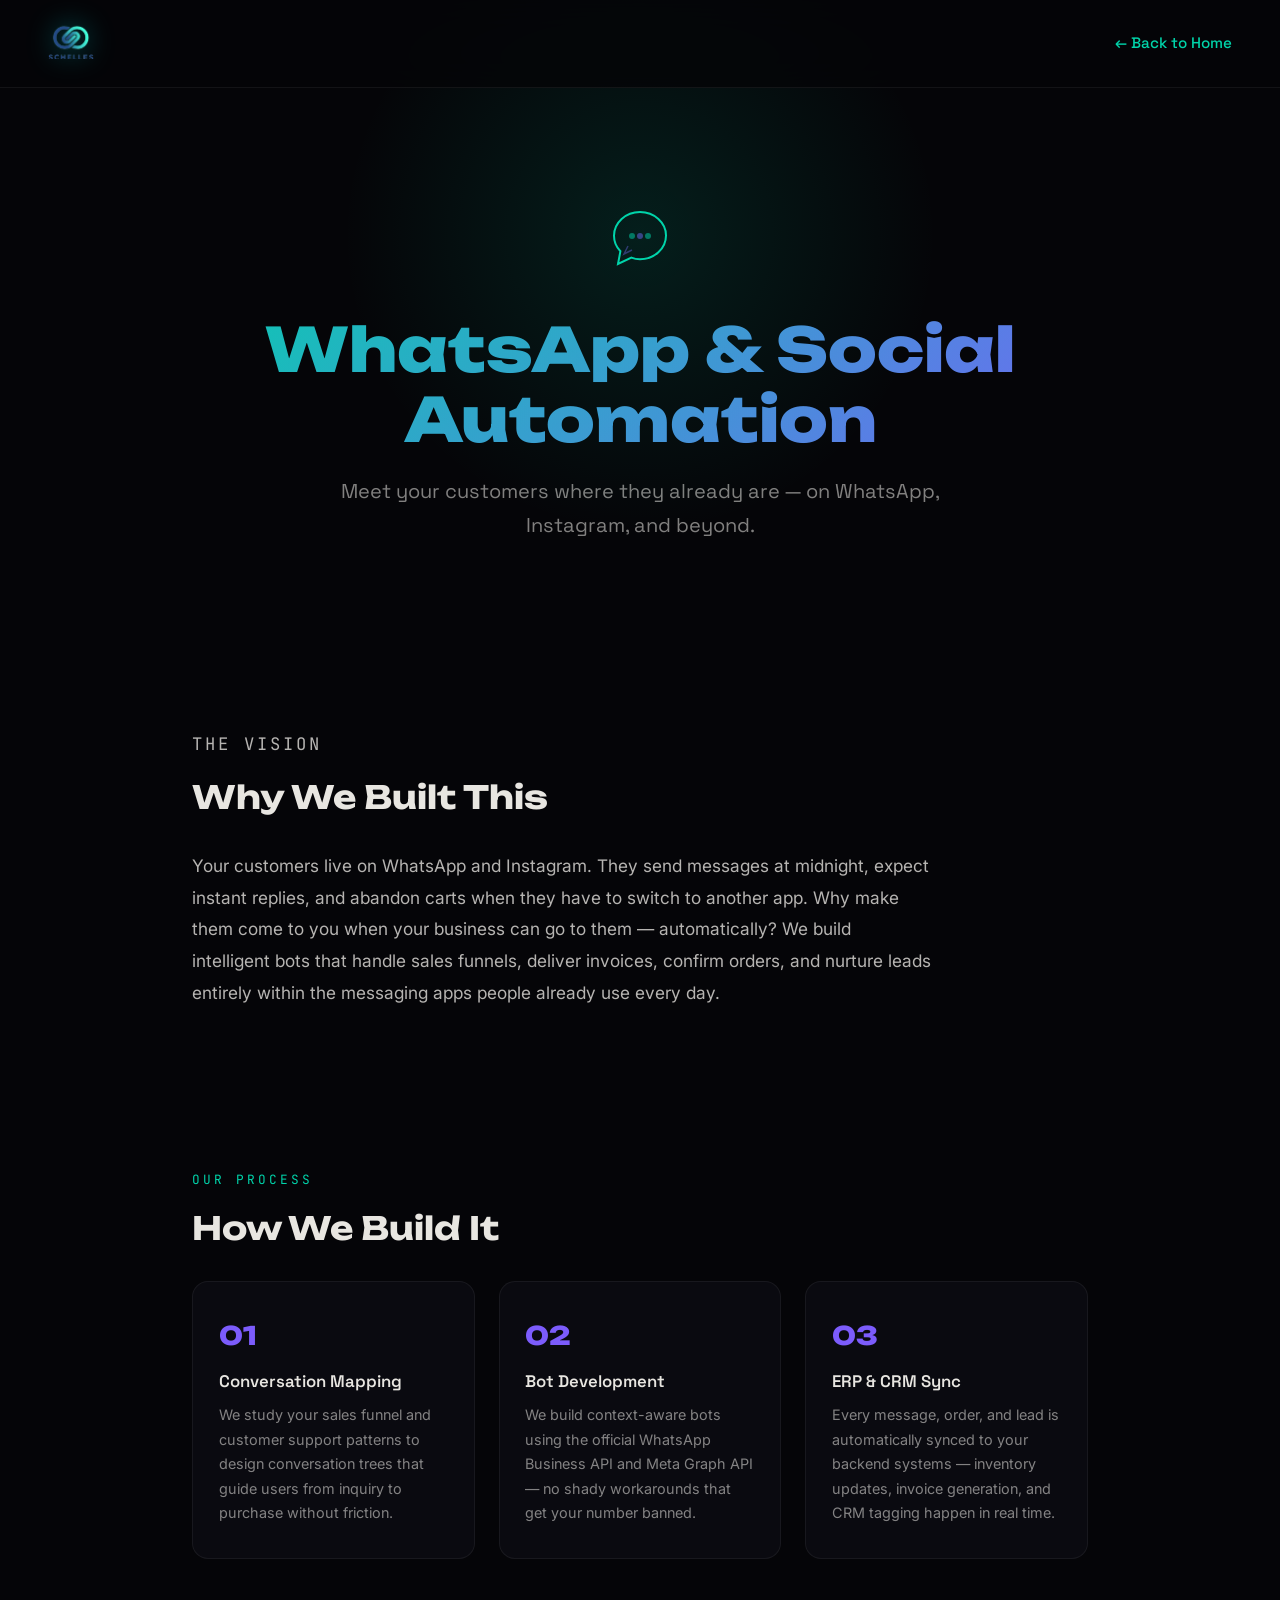
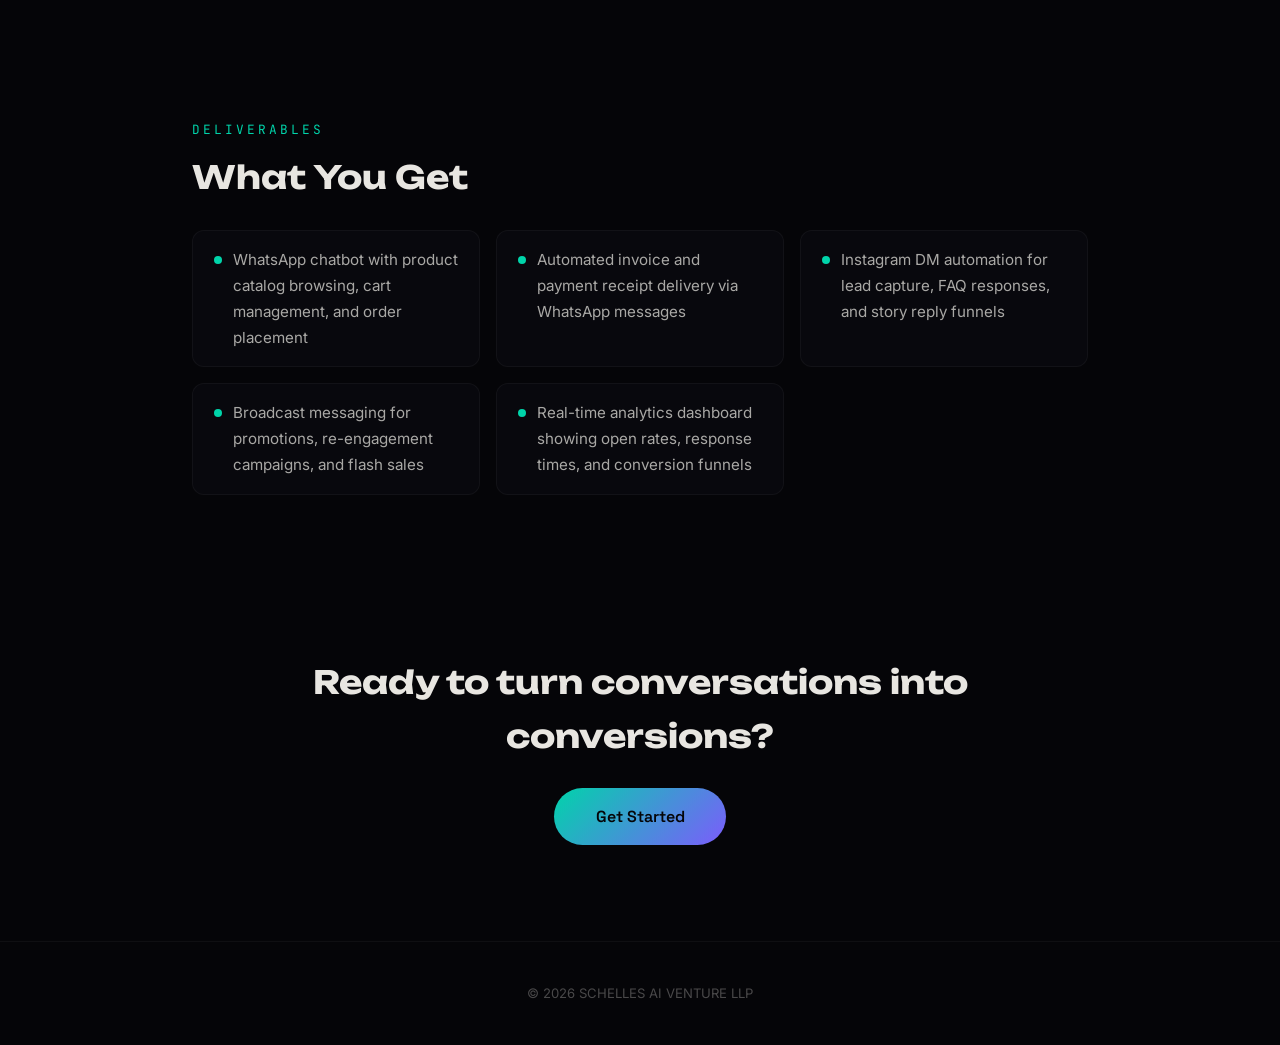
<file: services/whatsapp-automation.html>
<!DOCTYPE html>
<html lang="en">
<head>
    <meta charset="UTF-8">
    <meta name="viewport" content="width=device-width, initial-scale=1.0">
    <title>WhatsApp & Social Automation — SCHELLES AI VENTURE</title>
    <link rel="preconnect" href="https://fonts.googleapis.com">
    <link rel="preconnect" href="https://fonts.gstatic.com" crossorigin>
    <link href="https://fonts.googleapis.com/css2?family=Unbounded:wght@400;500;600;700;800&family=Space+Grotesk:wght@400;500;600;700&family=Inter:wght@300;400;500;600&family=Syne:wght@400;500;600;700&family=JetBrains+Mono:wght@400;500&display=swap" rel="stylesheet">
    <style>
        *, *::before, *::after { margin: 0; padding: 0; box-sizing: border-box; }
        html { scroll-behavior: smooth; }
        body {
            background: #050508; color: #e8e6e1;
            font-family: 'Inter', sans-serif; font-weight: 400;
            line-height: 1.7; overflow-x: hidden;
        }
        .navbar {
            position: fixed; top: 0; left: 0; width: 100%; z-index: 100;
            display: flex; align-items: center; justify-content: space-between;
            padding: 1.2rem 3rem;
            background: rgba(5,5,8,.82); backdrop-filter: blur(18px);
            border-bottom: 1px solid rgba(255,255,255,.06);
        }
        .navbar img { height: 40px; filter: drop-shadow(0 0 14px rgba(0,212,170,.4)) brightness(1.6); }
        .navbar a { text-decoration: none; }
        .back-link {
            font-family: 'Space Grotesk', sans-serif;
            color: #00d4aa; font-size: .95rem; font-weight: 500; transition: color .3s;
        }
        .back-link:hover { color: #7c5cfc; }
        .hero {
            min-height: 72vh; display: flex; flex-direction: column;
            align-items: center; justify-content: center; text-align: center;
            padding: 10rem 2rem 4rem; position: relative;
        }
        .hero::before {
            content: ''; position: absolute; top: -10%; left: 50%; transform: translateX(-50%);
            width: 600px; height: 600px;
            background: radial-gradient(circle, rgba(0,212,170,.12) 0%, transparent 70%);
            pointer-events: none;
        }
        .hero-icon { margin-bottom: 2rem; }
        .hero-icon svg { width: 72px; height: 72px; }
        .hero h1 {
            font-family: 'Unbounded', sans-serif;
            font-size: clamp(2.2rem, 5.5vw, 3.8rem);
            font-weight: 800; line-height: 1.15;
            background: linear-gradient(135deg, #00d4aa 0%, #7c5cfc 100%);
            -webkit-background-clip: text; -webkit-text-fill-color: transparent; background-clip: text;
        }
        .hero .subtitle {
            margin-top: 1.2rem; font-family: 'Space Grotesk', sans-serif;
            font-size: clamp(1rem, 2vw, 1.25rem);
            color: rgba(232,230,225,.55); max-width: 620px;
        }
        section { padding: 5rem 2rem; max-width: 960px; margin: 0 auto; }
        .section-label {
            font-family: 'JetBrains Mono', monospace;
            font-size: .8rem; text-transform: uppercase; letter-spacing: 3px;
            color: #00d4aa; margin-bottom: .6rem;
        }
        .section-title {
            font-family: 'Unbounded', sans-serif;
            font-size: clamp(1.5rem, 3vw, 2rem); font-weight: 700; margin-bottom: 1.6rem;
        }
        .vision p { font-size: 1.08rem; color: rgba(232,230,225,.78); max-width: 740px; line-height: 1.85; }
        .steps { display: grid; grid-template-columns: repeat(auto-fit, minmax(220px, 1fr)); gap: 1.5rem; }
        .step-card {
            background: rgba(14,14,22,.65); border: 1px solid rgba(255,255,255,.06);
            border-radius: 16px; padding: 2rem 1.6rem;
            transition: transform .35s, border-color .35s;
        }
        .step-card:hover { transform: translateY(-4px); border-color: rgba(0,212,170,.25); }
        .step-num {
            font-family: 'Unbounded', sans-serif; font-size: 1.6rem;
            font-weight: 800; color: #7c5cfc; margin-bottom: .6rem;
        }
        .step-card h3 { font-family: 'Space Grotesk', sans-serif; font-size: 1.05rem; font-weight: 600; margin-bottom: .5rem; }
        .step-card p { font-size: .9rem; color: rgba(232,230,225,.55); }
        .pills { display: flex; flex-wrap: wrap; gap: .65rem; }
        .pill {
            padding: .45rem 1.1rem; border-radius: 999px;
            font-family: 'JetBrains Mono', monospace; font-size: .82rem;
            background: rgba(124,92,252,.1); border: 1px solid rgba(124,92,252,.25);
            color: #c4b5fd; transition: background .3s, border-color .3s;
        }
        .pill:hover { background: rgba(124,92,252,.22); border-color: #7c5cfc; }
        .deliverables { list-style: none; display: grid; grid-template-columns: repeat(auto-fit, minmax(260px, 1fr)); gap: 1rem; }
        .deliverables li {
            padding: 1rem 1.3rem; border-radius: 12px;
            background: rgba(14,14,22,.45); border: 1px solid rgba(255,255,255,.04);
            font-size: .95rem; color: rgba(232,230,225,.72);
            display: flex; align-items: flex-start; gap: .7rem;
        }
        .deliverables li::before {
            content: ''; flex-shrink: 0; width: 8px; height: 8px;
            margin-top: .55rem; border-radius: 50%; background: #00d4aa;
        }
        .cta-section { text-align: center; padding: 5rem 2rem 6rem; }
        .cta-section h2 {
            font-family: 'Unbounded', sans-serif;
            font-size: clamp(1.4rem, 3vw, 2rem); font-weight: 700; margin-bottom: 1.5rem;
        }
        .cta-btn {
            display: inline-block; padding: .95rem 2.6rem;
            font-family: 'Space Grotesk', sans-serif; font-size: 1rem; font-weight: 600;
            color: #050508; background: linear-gradient(135deg, #00d4aa, #7c5cfc);
            border: none; border-radius: 999px; text-decoration: none;
            transition: transform .3s, box-shadow .3s;
        }
        .cta-btn:hover { transform: translateY(-2px); box-shadow: 0 8px 30px rgba(0,212,170,.3); }
        footer {
            text-align: center; padding: 2.5rem 1rem;
            font-size: .82rem; color: rgba(232,230,225,.3);
            border-top: 1px solid rgba(255,255,255,.04);
        }
        @media (max-width: 640px) {
            .navbar { padding: 1rem 1.4rem; }
            section { padding: 3.5rem 1.2rem; }
            .steps { grid-template-columns: 1fr; }
        }
    </style>
</head>
<body>
    <nav class="navbar">
        <a href="../index.html"><img src="../assets/logo-transparent.png" alt="SCHELLES"></a>
        <a href="../index.html" class="back-link">&larr; Back to Home</a>
    </nav>

    <header class="hero">
        <div class="hero-icon">
            <svg viewBox="0 0 72 72" fill="none" xmlns="http://www.w3.org/2000/svg">
                <path d="M36 10C21.6 10 10 20.7 10 33.8C10 39.8 12.4 45.2 16.4 49.2L14 62L27.4 55.6C30 56.6 32.9 57.2 36 57.2C50.4 57.2 62 46.5 62 33.4C62 20.7 50.4 10 36 10Z" stroke="#00d4aa" stroke-width="2" fill="none"/>
                <circle cx="28" cy="34" r="3" fill="#00d4aa" opacity=".5"/>
                <circle cx="36" cy="34" r="3" fill="#7c5cfc" opacity=".5"/>
                <circle cx="44" cy="34" r="3" fill="#00d4aa" opacity=".5"/>
                <path d="M24 44L20 52L28 48" stroke="#7c5cfc" stroke-width="1.5" opacity=".4" fill="none"/>
            </svg>
        </div>
        <h1>WhatsApp & Social Automation</h1>
        <p class="subtitle">Meet your customers where they already are — on WhatsApp, Instagram, and beyond.</p>
    </header>

    <section class="vision">
        <p class="section-label">The Vision</p>
        <h2 class="section-title">Why We Built This</h2>
        <p>Your customers live on WhatsApp and Instagram. They send messages at midnight, expect instant replies, and abandon carts when they have to switch to another app. Why make them come to you when your business can go to them — automatically? We build intelligent bots that handle sales funnels, deliver invoices, confirm orders, and nurture leads entirely within the messaging apps people already use every day.</p>
    </section>

    <section>
        <p class="section-label">Our Process</p>
        <h2 class="section-title">How We Build It</h2>
        <div class="steps">
            <div class="step-card">
                <div class="step-num">01</div>
                <h3>Conversation Mapping</h3>
                <p>We study your sales funnel and customer support patterns to design conversation trees that guide users from inquiry to purchase without friction.</p>
            </div>
            <div class="step-card">
                <div class="step-num">02</div>
                <h3>Bot Development</h3>
                <p>We build context-aware bots using the official WhatsApp Business API and Meta Graph API — no shady workarounds that get your number banned.</p>
            </div>
            <div class="step-card">
                <div class="step-num">03</div>
                <h3>ERP & CRM Sync</h3>
                <p>Every message, order, and lead is automatically synced to your backend systems — inventory updates, invoice generation, and CRM tagging happen in real time.</p>
            </div>
        </div>
    </section>
    <section>
        <p class="section-label">Deliverables</p>
        <h2 class="section-title">What You Get</h2>
        <ul class="deliverables">
            <li>WhatsApp chatbot with product catalog browsing, cart management, and order placement</li>
            <li>Automated invoice and payment receipt delivery via WhatsApp messages</li>
            <li>Instagram DM automation for lead capture, FAQ responses, and story reply funnels</li>
            <li>Broadcast messaging for promotions, re-engagement campaigns, and flash sales</li>
            <li>Real-time analytics dashboard showing open rates, response times, and conversion funnels</li>
        </ul>
    </section>

    <section class="cta-section">
        <h2>Ready to turn conversations into conversions?</h2>
        <a href="../index.html#contact" class="cta-btn">Get Started</a>
    </section>

    <footer>&copy; 2026 SCHELLES AI VENTURE LLP</footer>
</body>
</html>
</file>
<file: css/variables.css>
:root {
  --color-bg: #050508;
  --color-bg-alt: #0a0a10;
  --color-bg-card: rgba(14, 14, 22, 0.65);
  --color-bg-elevated: #111118;

  --color-accent: #00d4aa;
  --color-accent-dim: rgba(0, 212, 170, 0.10);
  --color-accent-glow: rgba(0, 212, 170, 0.06);
  --color-accent-2: #7c5cfc;
  --color-accent-3: #ff6b9d;

  --color-text: #e8e6e1;
  --color-text-dim: rgba(232, 230, 225, 0.55);
  --color-text-muted: rgba(232, 230, 225, 0.25);
  --color-text-bright: #ffffff;

  --glass-bg: rgba(14, 14, 22, 0.55);
  --glass-border: rgba(255, 255, 255, 0.06);
  --glass-border-hover: rgba(0, 212, 170, 0.25);
  --glass-blur: 24px;

  --gradient-primary: linear-gradient(135deg, #00d4aa, #5de6d6, #7c5cfc);
  --gradient-warm: linear-gradient(135deg, #ff6b9d, #c084fc, #7c5cfc);
  --gradient-glow: radial-gradient(circle, rgba(0, 212, 170, 0.15), transparent 70%);

  --font: 'Inter', -apple-system, BlinkMacSystemFont, sans-serif;

  --space-xs: 0.5rem;
  --space-sm: 1rem;
  --space-md: 2rem;
  --space-lg: 4rem;
  --space-xl: 6rem;
  --space-2xl: 8rem;
  --space-3xl: 12rem;

  --max-w: 1320px;
  --nav-h: 72px;
  --radius: 20px;
  --radius-sm: 10px;

  --ease: cubic-bezier(0.4, 0, 0.2, 1);
  --ease-out: cubic-bezier(0, 0, 0.2, 1);
  --ease-spring: cubic-bezier(0.34, 1.56, 0.64, 1);
  --ease-dramatic: cubic-bezier(0.16, 1, 0.3, 1);

  --shadow-sm: 0 2px 8px rgba(0, 0, 0, 0.3);
  --shadow-md: 0 8px 32px rgba(0, 0, 0, 0.4);
  --shadow-lg: 0 24px 80px rgba(0, 0, 0, 0.5);
  --shadow-glow: 0 0 60px rgba(0, 212, 170, 0.12);
  --shadow-glow-strong: 0 0 100px rgba(0, 212, 170, 0.2);
}
</file>
<file: css/base.css>
@import url('https://fonts.googleapis.com/css2?family=Inter:wght@300;400;500;600;700;800;900&family=Syne:wght@400;500;600;700;800&display=swap');

*,
*::before,
*::after {
  box-sizing: border-box;
  margin: 0;
  padding: 0;
}

html {
  scroll-behavior: smooth;
  font-size: 16px;
}

body {
  font-family: var(--font);
  background: var(--color-bg);
  color: var(--color-text);
  overflow-x: hidden;
  line-height: 1.6;
  -webkit-font-smoothing: antialiased;
  -moz-osx-font-smoothing: grayscale;
}

body::before {
  content: '';
  position: fixed;
  inset: 0;
  z-index: -2;
  pointer-events: none;
  background:
    radial-gradient(circle at var(--cursor-x, 50%) var(--cursor-y, 20%), rgba(0, 212, 170, 0.08), transparent 30rem),
    radial-gradient(circle at 70% 80%, rgba(124, 92, 252, 0.04), transparent 40rem),
    radial-gradient(circle at 20% 60%, rgba(255, 107, 157, 0.03), transparent 40rem);
  transition: background 0.3s ease;
}

body::after {
  content: '';
  position: fixed;
  inset: 0;
  z-index: -1;
  pointer-events: none;
  background:
    linear-gradient(120deg, transparent 0%, rgba(0, 212, 170, 0.03) 28%, transparent 44%),
    linear-gradient(240deg, transparent 0%, rgba(124, 92, 252, 0.03) 28%, transparent 44%);
  animation: auroraSweep 20s ease-in-out infinite alternate;
}

body.is-loading .reveal {
  transition: none;
}

.skip-link,
.sr-only {
  position: absolute;
  width: 1px;
  height: 1px;
  padding: 0;
  margin: -1px;
  overflow: hidden;
  clip: rect(0, 0, 0, 0);
  white-space: nowrap;
  border: 0;
}

.skip-link:focus {
  position: fixed;
  top: 1rem;
  left: 1rem;
  width: auto;
  height: auto;
  margin: 0;
  clip: auto;
  z-index: 10000;
  padding: 0.75rem 1rem;
  background: var(--color-accent);
  color: var(--color-bg);
  font-weight: 800;
  border-radius: var(--radius-sm);
}

h1, h2, h3, h4, h5, h6 {
  font-family: 'Syne', var(--font);
  font-weight: 700;
  line-height: 1.05;
  letter-spacing: -0.04em;
  color: var(--color-text-bright);
}

h1 { font-size: clamp(3.5rem, 8vw, 7rem); }
h2 { font-size: clamp(2.2rem, 4.5vw, 3.5rem); }
h3 { font-size: clamp(1.2rem, 2vw, 1.5rem); }

p {
  color: var(--color-text-dim);
  line-height: 1.75;
  font-size: 1rem;
  font-weight: 400;
}

a {
  color: inherit;
  text-decoration: none;
  transition: color 0.3s var(--ease);
}

a:focus-visible,
button:focus-visible,
input:focus-visible,
textarea:focus-visible {
  outline: 2px solid var(--color-accent);
  outline-offset: 4px;
}

img {
  max-width: 100%;
  display: block;
  image-rendering: -webkit-optimize-contrast;
}

::selection {
  background: rgba(0, 212, 170, 0.25);
  color: #fff;
}

::-webkit-scrollbar { width: 4px; }
::-webkit-scrollbar-track { background: var(--color-bg); }
::-webkit-scrollbar-thumb {
  background: rgba(255,255,255,0.08);
  border-radius: 2px;
}
::-webkit-scrollbar-thumb:hover { background: var(--color-accent); }

@keyframes auroraSweep {
  from { opacity: 0.6; transform: translate3d(-3%, 0, 0) scale(1); }
  to { opacity: 1; transform: translate3d(3%, -1%, 0) scale(1.02); }
}
</file>
<file: css/layout.css>
.container {
  max-width: var(--max-w);
  margin-inline: auto;
  padding-inline: clamp(1.5rem, 4vw, 3rem);
}

.section {
  padding-block: var(--space-3xl);
  position: relative;
}

.section-header {
  margin-bottom: var(--space-xl);
}

.section-header.center { text-align: center; }

.section-label {
  display: inline-flex;
  align-items: center;
  gap: 0.75rem;
  font-size: 0.72rem;
  font-weight: 600;
  text-transform: uppercase;
  letter-spacing: 0.3em;
  color: var(--color-accent);
  margin-bottom: 1.5rem;
  padding: 0.4rem 1rem 0.4rem 0;
  position: relative;
}

.section-label::before {
  content: '';
  width: 32px;
  height: 2px;
  background: var(--gradient-primary);
  border-radius: 1px;
}

.section-header h2 {
  margin-bottom: 1.25rem;
}

.section-header > p {
  max-width: 500px;
  font-size: 1.05rem;
}

.section-header.center > p {
  margin-inline: auto;
}

.accent-text {
  background: var(--gradient-primary);
  -webkit-background-clip: text;
  -webkit-text-fill-color: transparent;
  background-clip: text;
}

.gradient-text {
  background: linear-gradient(135deg, var(--color-accent), #5de6d6, var(--color-accent-2), var(--color-accent-3));
  background-size: 300% 300%;
  -webkit-background-clip: text;
  -webkit-text-fill-color: transparent;
  background-clip: text;
  animation: gradientFlow 6s ease-in-out infinite;
}

@keyframes gradientFlow {
  0%, 100% { background-position: 0% 50%; }
  50% { background-position: 100% 50%; }
}

.grid-2 {
  display: grid;
  grid-template-columns: 1fr;
  gap: var(--space-md);
}

.grid-3 {
  display: grid;
  grid-template-columns: 1fr;
  gap: var(--space-md);
}

@media (min-width: 768px) {
  .grid-2 { grid-template-columns: repeat(2, 1fr); }
  .grid-3 { grid-template-columns: repeat(2, 1fr); }
}

@media (min-width: 1024px) {
  .grid-3 { grid-template-columns: repeat(3, 1fr); }
}

.divider {
  height: 1px;
  background: linear-gradient(90deg, transparent, rgba(0, 212, 170, 0.15), var(--glass-border), rgba(124, 92, 252, 0.15), transparent);
}
</file>
<file: css/components.css>
/* ── Buttons ── */
.btn {
  display: inline-flex;
  align-items: center;
  gap: 0.6rem;
  padding: 1rem 2.25rem;
  font-family: var(--font);
  font-size: 0.85rem;
  font-weight: 600;
  border: none;
  cursor: pointer;
  transition: all 0.5s var(--ease-dramatic);
  text-decoration: none;
  letter-spacing: 0.06em;
  text-transform: uppercase;
  position: relative;
  overflow: hidden;
  isolation: isolate;
  border-radius: var(--radius-sm);
}

.btn::before {
  content: '';
  position: absolute;
  inset: 0;
  z-index: -1;
  background: linear-gradient(120deg, transparent, rgba(255,255,255,0.3), transparent);
  transform: translateX(-120%);
  transition: transform 0.7s var(--ease);
}

.btn:hover::before {
  transform: translateX(120%);
}

.btn-primary {
  background: var(--color-accent);
  color: var(--color-bg);
}

.btn-primary:hover {
  background: #fff;
  color: var(--color-bg);
  transform: translateY(-3px);
  box-shadow: 0 16px 48px rgba(0, 212, 170, 0.3), 0 0 0 1px rgba(0, 212, 170, 0.2);
}

.btn-outline {
  background: transparent;
  color: var(--color-text);
  border: 1px solid rgba(255,255,255,0.15);
  backdrop-filter: blur(12px);
  -webkit-backdrop-filter: blur(12px);
}

.btn-outline:hover {
  border-color: var(--color-accent);
  color: var(--color-accent);
  transform: translateY(-3px);
  background: rgba(0, 212, 170, 0.05);
  box-shadow: 0 16px 48px rgba(0, 212, 170, 0.1);
}

.btn svg {
  transition: transform 0.4s var(--ease-spring);
}

.btn:hover svg {
  transform: translateX(5px);
}

/* ── Cards ── */
.card {
  background: var(--color-bg-card);
  backdrop-filter: blur(var(--glass-blur));
  -webkit-backdrop-filter: blur(var(--glass-blur));
  border: 1px solid var(--glass-border);
  border-radius: var(--radius);
  padding: 2.5rem 2rem;
  transition: all 0.6s var(--ease-dramatic);
  position: relative;
  overflow: hidden;
  isolation: isolate;
}

.card::before {
  content: '';
  position: absolute;
  inset: 0;
  z-index: -1;
  border-radius: inherit;
  background:
    radial-gradient(circle at 50% 0%, rgba(0, 212, 170, 0.08), transparent 50%),
    radial-gradient(circle at 100% 100%, rgba(124, 92, 252, 0.05), transparent 50%);
  opacity: 0;
  transition: opacity 0.6s var(--ease);
}

.card::after {
  content: '';
  position: absolute;
  top: 0;
  left: 0;
  right: 0;
  height: 1px;
  background: linear-gradient(90deg, transparent, var(--color-accent), transparent);
  opacity: 0;
  transition: opacity 0.6s var(--ease);
}

.card:hover {
  border-color: var(--glass-border-hover);
  transform: translateY(-10px);
  box-shadow: var(--shadow-lg), var(--shadow-glow);
}

.card:hover::before {
  opacity: 1;
}

.card:hover::after {
  opacity: 1;
}

/* ── Navbar ── */
.navbar {
  position: fixed;
  top: 0;
  left: 0;
  right: 0;
  z-index: 1000;
  height: var(--nav-h);
  transition: all 0.5s var(--ease);
}

.navbar--scrolled {
  background: rgba(5, 5, 8, 0.85);
  backdrop-filter: blur(24px) saturate(1.4);
  -webkit-backdrop-filter: blur(24px) saturate(1.4);
  border-bottom: 1px solid var(--glass-border);
}

.navbar__inner {
  display: flex;
  align-items: center;
  justify-content: space-between;
  height: 100%;
}

.navbar__logo {
  display: flex;
  align-items: center;
  gap: 0.75rem;
  z-index: 1001;
}

.logo-img {
  height: 48px;
  width: auto;
  object-fit: contain;
  filter: drop-shadow(0 0 14px rgba(0, 212, 170, 0.4)) brightness(1.6);
  transition: filter 0.4s var(--ease), transform 0.4s var(--ease);
}

.navbar__logo:hover .logo-img {
  filter: drop-shadow(0 0 28px rgba(0, 212, 170, 0.7)) brightness(1.8);
  transform: scale(1.05);
}

.navbar__nav {
  display: flex;
  align-items: center;
  gap: 2.5rem;
}

.navbar__nav a {
  font-size: 0.78rem;
  font-weight: 500;
  letter-spacing: 0.12em;
  text-transform: uppercase;
  color: var(--color-text-dim);
  position: relative;
  transition: color 0.4s var(--ease);
}

.navbar__nav a::after {
  content: '';
  position: absolute;
  bottom: -4px;
  left: 0;
  width: 0;
  height: 2px;
  background: var(--gradient-primary);
  border-radius: 1px;
  transition: width 0.5s var(--ease-dramatic);
}

.navbar__nav a:hover,
.navbar__nav a.active {
  color: var(--color-text-bright);
}

.navbar__nav a:hover::after,
.navbar__nav a.active::after {
  width: 100%;
}

.scroll-progress {
  position: fixed;
  top: 0;
  left: 0;
  z-index: 1200;
  width: 100%;
  height: 2px;
  background: var(--gradient-primary);
  transform: scaleX(0);
  transform-origin: left;
}

.slide-dots {
  position: fixed;
  right: clamp(1rem, 2vw, 2rem);
  top: 50%;
  z-index: 900;
  display: flex;
  flex-direction: column;
  gap: 0.55rem;
  transform: translateY(-50%);
}

.slide-dot {
  display: grid;
  grid-template-columns: 2.2rem 0fr;
  align-items: center;
  min-height: 2.2rem;
  border: 1px solid rgba(255,255,255,0.06);
  background: rgba(5, 5, 8, 0.65);
  color: var(--color-text-muted);
  overflow: hidden;
  backdrop-filter: blur(16px);
  -webkit-backdrop-filter: blur(16px);
  border-radius: var(--radius-sm);
  transition: grid-template-columns 0.4s var(--ease-dramatic), border-color 0.4s var(--ease), color 0.4s var(--ease), background 0.4s var(--ease), box-shadow 0.4s var(--ease);
}

.slide-dot span {
  display: grid;
  place-items: center;
  font-size: 0.68rem;
  font-weight: 800;
  letter-spacing: 0.08em;
}

.slide-dot strong {
  min-width: 0;
  padding-right: 0;
  opacity: 0;
  white-space: nowrap;
  font-size: 0.68rem;
  text-transform: uppercase;
  letter-spacing: 0.14em;
  transition: opacity 0.3s var(--ease), padding 0.4s var(--ease);
}

.slide-dot:hover,
.slide-dot.active {
  grid-template-columns: 2.2rem 5.8rem;
  color: var(--color-text-bright);
  border-color: rgba(0, 212, 170, 0.35);
  background: rgba(0, 212, 170, 0.08);
  box-shadow: 0 0 20px rgba(0, 212, 170, 0.1);
}

.slide-dot:hover strong,
.slide-dot.active strong {
  opacity: 1;
  padding-right: 0.9rem;
}

.navbar__toggle {
  display: none;
  flex-direction: column;
  justify-content: center;
  gap: 6px;
  width: 28px;
  height: 28px;
  background: none;
  border: none;
  cursor: pointer;
  z-index: 1001;
  padding: 0;
}

.navbar__toggle span {
  display: block;
  width: 28px;
  height: 1.5px;
  background: var(--color-text);
  transition: all 0.4s var(--ease);
  transform-origin: center;
}

.navbar__toggle--active span:nth-child(1) {
  transform: translateY(7.5px) rotate(45deg);
}

.navbar__toggle--active span:nth-child(2) {
  opacity: 0;
  transform: scaleX(0);
}

.navbar__toggle--active span:nth-child(3) {
  transform: translateY(-7.5px) rotate(-45deg);
}

@media (max-width: 767px) {
  .navbar__toggle { display: flex; }

  .navbar__nav {
    position: fixed;
    inset: 0;
    background: rgba(5, 5, 8, 0.97);
    backdrop-filter: blur(32px);
    -webkit-backdrop-filter: blur(32px);
    flex-direction: column;
    justify-content: center;
    gap: 2rem;
    opacity: 0;
    pointer-events: none;
    transition: opacity 0.5s var(--ease);
  }

  .navbar__nav--open {
    opacity: 1;
    pointer-events: all;
  }

  .navbar__nav a {
    font-size: 1.5rem;
    font-family: 'Syne', var(--font);
    font-weight: 700;
    letter-spacing: 0.08em;
  }

  .slide-dots {
    right: 50%;
    top: auto;
    bottom: 1rem;
    flex-direction: row;
    transform: translateX(50%);
    gap: 0.35rem;
  }

  .slide-dot {
    grid-template-columns: 1.9rem 0fr;
    min-height: 1.9rem;
    border-radius: 999px;
  }

  .slide-dot strong {
    display: none;
  }

  .slide-dot:hover,
  .slide-dot.active {
    grid-template-columns: 2.8rem 0fr;
  }
}

/* ── Form ── */
.form-group { margin-bottom: var(--space-sm); }

.form-row {
  display: grid;
  grid-template-columns: 1fr;
  gap: var(--space-sm);
}

@media (min-width: 768px) {
  .form-row { grid-template-columns: 1fr 1fr; }
}

.form-group input,
.form-group textarea {
  width: 100%;
  padding: 1.1rem 0;
  background: transparent;
  border: none;
  border-bottom: 1px solid rgba(255,255,255,0.08);
  color: var(--color-text);
  font-family: var(--font);
  font-size: 0.95rem;
  transition: border-color 0.4s var(--ease), box-shadow 0.4s var(--ease);
  outline: none;
}

.form-group input::placeholder,
.form-group textarea::placeholder {
  color: var(--color-text-muted);
  text-transform: uppercase;
  letter-spacing: 0.08em;
  font-size: 0.8rem;
}

.form-group input:focus,
.form-group textarea:focus {
  border-color: var(--color-accent);
  box-shadow: 0 2px 16px rgba(0, 212, 170, 0.1);
}

.form-group textarea {
  resize: none;
  min-height: 100px;
}

/* ── Badge ── */
.badge {
  display: inline-block;
  font-size: 0.65rem;
  font-weight: 700;
  text-transform: uppercase;
  letter-spacing: 0.12em;
  padding: 0.3rem 0.75rem;
  border: 1px solid rgba(0, 212, 170, 0.3);
  color: var(--color-accent);
  background: var(--color-accent-dim);
  border-radius: 999px;
}
</file>
<file: css/sections.css>
/* ══════════════════════════════════
   HERO — CINEMATIC FULL-SCREEN
   ══════════════════════════════════ */
.hero {
  position: relative;
  min-height: 100vh;
  display: flex;
  flex-direction: column;
  justify-content: flex-end;
  overflow: hidden;
  padding: var(--nav-h) 0 0;
  background: var(--color-bg);
}

.hero--immersive {
  justify-content: center;
  align-items: center;
  padding: 0;
  background:
    radial-gradient(ellipse 80% 60% at 50% 40%, rgba(0, 212, 170, 0.08), transparent),
    radial-gradient(ellipse 60% 50% at 80% 30%, rgba(124, 92, 252, 0.06), transparent),
    radial-gradient(ellipse 50% 40% at 20% 60%, rgba(255, 107, 157, 0.04), transparent),
    var(--color-bg);
}

.slides {
  position: relative;
}

.slide {
  position: relative;
  min-height: 100vh;
  scroll-margin-top: 0;
  isolation: isolate;
  z-index: 1;
}

.slide::before {
  content: '';
  position: absolute;
  inset: 0;
  z-index: -1;
  pointer-events: none;
  opacity: 0;
  transform: translateY(18px);
  transition: opacity 1s var(--ease-dramatic), transform 1s var(--ease-dramatic);
}

.slide.slide--active::before {
  opacity: 0.4;
  transform: translateY(0);
}

.slide__inner {
  min-height: 100vh;
  display: flex;
  align-items: center;
  padding: clamp(6rem, 10vw, 9rem) 0 clamp(5rem, 8vw, 8rem);
}

.slide__inner > .container {
  width: 100%;
}

/* Hero background */
.hero__bg-video {
  position: absolute;
  inset: 0;
  z-index: 0;
}

.hero__bg-video::before {
  content: '';
  position: absolute;
  inset: 0;
  background:
    radial-gradient(ellipse 80% 60% at 20% 40%, rgba(0, 212, 170, 0.12), transparent),
    radial-gradient(ellipse 60% 50% at 80% 30%, rgba(124, 92, 252, 0.10), transparent),
    radial-gradient(ellipse 50% 40% at 50% 70%, rgba(255, 107, 157, 0.06), transparent);
  animation: heroField 20s ease-in-out infinite alternate;
}

.hero__bg-video::after {
  content: '';
  position: absolute;
  inset: 0;
  background:
    linear-gradient(180deg, var(--color-bg) 0%, transparent 25%, transparent 60%, var(--color-bg) 100%);
}

.hero__noise {
  position: absolute;
  inset: 0;
  opacity: 0.025;
  background-image: url("data:image/svg+xml,%3Csvg viewBox='0 0 256 256' xmlns='http://www.w3.org/2000/svg'%3E%3Cfilter id='n'%3E%3CfeTurbulence type='fractalNoise' baseFrequency='0.9' numOctaves='4' stitchTiles='stitch'/%3E%3C/filter%3E%3Crect width='100%25' height='100%25' filter='url(%23n)'/%3E%3C/svg%3E");
  background-repeat: repeat;
  background-size: 256px;
  z-index: 1;
  pointer-events: none;
}

.hero__content {
  position: relative;
  z-index: 2;
  flex: 1;
  display: flex;
  flex-direction: column;
  justify-content: center;
  padding-bottom: 2rem;
}

.hero__top-line {
  display: flex;
  align-items: center;
  gap: 1rem;
  margin-bottom: 2.5rem;
  padding-left: clamp(1.5rem, 4vw, 3rem);
}

.hero__dot {
  width: 8px;
  height: 8px;
  border-radius: 50%;
  background: var(--color-accent);
  box-shadow: 0 0 16px var(--color-accent), 0 0 40px rgba(0, 212, 170, 0.3);
  animation: pulse 2s ease-in-out infinite;
}

.hero__top-label {
  font-size: 0.72rem;
  font-weight: 600;
  text-transform: uppercase;
  letter-spacing: 0.3em;
  color: var(--color-text-dim);
}

.hero__headline {
  padding-left: clamp(1.5rem, 4vw, 3rem);
  padding-right: clamp(1.5rem, 4vw, 3rem);
  max-width: var(--max-w);
  margin: 0 auto;
  width: 100%;
}

.hero__headline h1 {
  font-size: clamp(3rem, 9vw, 8rem);
  line-height: 0.93;
  font-weight: 800;
  letter-spacing: -0.05em;
  text-wrap: balance;
  filter: drop-shadow(0 20px 60px rgba(0,0,0,0.4));
}

.hero__headline h1 .line-2 {
  display: block;
  background: var(--gradient-primary);
  -webkit-background-clip: text;
  -webkit-text-fill-color: transparent;
  background-clip: text;
  background-size: 200% 200%;
  animation: gradientFlow 5s ease-in-out infinite;
}

@keyframes gradientFlow {
  0%, 100% { background-position: 0% 50%; }
  50% { background-position: 100% 50%; }
}

.hero__headline h1 .line-3 {
  display: block;
  -webkit-text-stroke: 1.5px rgba(232, 230, 225, 0.3);
  color: transparent;
  font-style: italic;
  position: relative;
  animation: outlineGlow 5s ease-in-out infinite;
}

.hero__sub {
  display: flex;
  align-items: flex-end;
  justify-content: space-between;
  gap: 2rem;
  padding: 3.5rem clamp(1.5rem, 4vw, 3rem) 0;
  max-width: var(--max-w);
  margin: 0 auto;
  width: 100%;
}

.hero__sub p {
  max-width: 420px;
  font-size: 0.95rem;
  line-height: 1.7;
}

.hero__sub-cta {
  display: flex;
  gap: 1rem;
  flex-shrink: 0;
}

.hero__scroll-line {
  position: absolute;
  bottom: 0;
  left: clamp(1.5rem, 4vw, 3rem);
  width: 1px;
  height: 90px;
  background: linear-gradient(to bottom, var(--color-accent), transparent);
  z-index: 2;
  animation: scrollLine 2.5s ease-in-out infinite;
}

@keyframes scrollLine {
  0%, 100% { opacity: 0.3; transform: scaleY(0.4); transform-origin: top; }
  50% { opacity: 1; transform: scaleY(1); }
}

@keyframes heroField {
  from { transform: translate3d(0, 0, 0) scale(1); opacity: 0.9; }
  to { transform: translate3d(-1.5rem, 0.75rem, 0) scale(1.02); opacity: 1; }
}

@keyframes outlineGlow {
  0%, 100% { -webkit-text-stroke-color: rgba(232, 230, 225, 0.2); }
  50% { -webkit-text-stroke-color: rgba(0, 212, 170, 0.5); }
}

/* ── Marquee Strip ── */
.marquee {
  overflow: hidden;
  padding: 1.5rem 0;
  border-top: 1px solid rgba(0, 212, 170, 0.08);
  border-bottom: 1px solid rgba(0, 212, 170, 0.08);
  background: rgba(0, 212, 170, 0.02);
  position: relative;
  z-index: 2;
}

.marquee__track {
  display: flex;
  gap: 4rem;
  animation: marquee 30s linear infinite;
  width: max-content;
}

.marquee__item {
  font-family: 'Syne', var(--font);
  font-size: clamp(1rem, 2vw, 1.4rem);
  font-weight: 700;
  text-transform: uppercase;
  letter-spacing: 0.08em;
  white-space: nowrap;
  color: var(--color-text-muted);
  display: flex;
  align-items: center;
  gap: 4rem;
  transition: color 0.3s var(--ease);
}

.marquee:hover .marquee__item {
  color: var(--color-text-dim);
}

.marquee__item .dot {
  width: 6px;
  height: 6px;
  border-radius: 50%;
  background: var(--color-accent);
  flex-shrink: 0;
  box-shadow: 0 0 10px rgba(0, 212, 170, 0.4);
}

@keyframes marquee {
  0% { transform: translateX(0); }
  100% { transform: translateX(-50%); }
}

/* ══════════════════════════════════
   ABOUT
   ══════════════════════════════════ */
.about__grid {
  gap: var(--space-xl);
  align-items: start;
}

.about__text h2 {
  margin-bottom: 1.5rem;
}

.about__text p {
  margin-bottom: var(--space-sm);
}

.about__ceo {
  display: flex;
  align-items: center;
  gap: var(--space-sm);
  margin-top: var(--space-md);
  padding-top: var(--space-md);
  border-top: 1px solid var(--glass-border);
}

.about__ceo-avatar {
  width: 56px;
  height: 56px;
  background: var(--gradient-primary);
  color: var(--color-bg);
  display: flex;
  align-items: center;
  justify-content: center;
  font-weight: 800;
  font-size: 1rem;
  flex-shrink: 0;
  font-family: 'Syne', var(--font);
  border-radius: var(--radius-sm);
  box-shadow: 0 8px 24px rgba(0, 212, 170, 0.2);
}

.about__ceo-info strong {
  display: block;
  font-size: 1rem;
  font-weight: 600;
  color: var(--color-text-bright);
}

.about__ceo-info span {
  font-size: 0.8rem;
  color: var(--color-accent);
  text-transform: uppercase;
  letter-spacing: 0.08em;
  font-weight: 600;
}

.about__visual {
  position: relative;
}

.about__image {
  width: 100%;
  height: 500px;
  object-fit: cover;
  filter: contrast(1.08) brightness(1.02);
  border-radius: var(--radius);
  transition: transform 0.8s var(--ease-dramatic), filter 0.8s var(--ease);
}

.about__visual:hover .about__image {
  transform: scale(1.02);
  filter: contrast(1.1) brightness(1.05);
}

.about__image-overlay {
  position: absolute;
  inset: 0;
  background: linear-gradient(to top, var(--color-bg), transparent 50%);
  pointer-events: none;
  border-radius: var(--radius);
}

.ai-robot-container + .about__stats {
  margin-top: var(--space-md);
}

.about__stats {
  display: grid;
  grid-template-columns: repeat(2, 1fr);
  gap: 1px;
  background: var(--glass-border);
  margin-top: var(--space-md);
  border-radius: var(--radius);
  overflow: hidden;
}

.stat-card {
  background: var(--color-bg);
  padding: 2rem 1.5rem;
  text-align: center;
  position: relative;
  overflow: hidden;
  transition: background 0.4s var(--ease);
}

.stat-card:hover {
  background: rgba(0, 212, 170, 0.03);
}

.stat-number {
  display: block;
  font-family: 'Syne', var(--font);
  font-size: clamp(2.5rem, 4vw, 3.5rem);
  font-weight: 800;
  color: var(--color-text-bright);
  line-height: 1;
  margin-bottom: 0.5rem;
  letter-spacing: -0.04em;
}

.stat-label {
  font-size: 0.7rem;
  color: var(--color-text-muted);
  text-transform: uppercase;
  letter-spacing: 0.15em;
  font-weight: 600;
}

/* ══════════════════════════════════
   VISION
   ══════════════════════════════════ */
.vision__header {
  text-align: center;
  max-width: 800px;
  margin: 0 auto var(--space-xl);
}

.vision__tagline {
  font-size: 1.1rem;
  line-height: 1.8;
  max-width: 640px;
  margin: 0 auto;
}

.vision__pillars {
  display: grid;
  grid-template-columns: repeat(3, 1fr);
  gap: var(--space-md);
}

.vision__pillar {
  text-align: center;
  padding: 2.5rem 2rem;
  border: 1px solid var(--glass-border);
  border-radius: var(--radius);
  background: var(--color-bg-card);
  backdrop-filter: blur(var(--glass-blur));
  -webkit-backdrop-filter: blur(var(--glass-blur));
  transition: all 0.6s var(--ease-dramatic);
  position: relative;
  overflow: hidden;
}

.vision__pillar::before {
  content: '';
  position: absolute;
  top: 0;
  left: 50%;
  transform: translateX(-50%);
  width: 60%;
  height: 1px;
  background: var(--gradient-primary);
  opacity: 0;
  transition: opacity 0.5s var(--ease), width 0.5s var(--ease);
}

.vision__pillar:hover {
  border-color: var(--glass-border-hover);
  transform: translateY(-8px);
  box-shadow: var(--shadow-lg), var(--shadow-glow);
}

.vision__pillar:hover::before {
  opacity: 1;
  width: 100%;
}

.vision__pillar-icon {
  width: 56px;
  height: 56px;
  margin: 0 auto 1.5rem;
  display: flex;
  align-items: center;
  justify-content: center;
  color: var(--color-accent);
  background: var(--color-accent-dim);
  border-radius: 50%;
  border: 1px solid rgba(0, 212, 170, 0.15);
  transition: all 0.4s var(--ease);
}

.vision__pillar:hover .vision__pillar-icon {
  background: rgba(0, 212, 170, 0.15);
  box-shadow: 0 0 30px rgba(0, 212, 170, 0.15);
  transform: scale(1.1);
}

.vision__pillar-icon svg {
  width: 24px;
  height: 24px;
}

.vision__pillar h4 {
  font-family: 'Syne', var(--font);
  font-size: 1.1rem;
  margin-bottom: 0.75rem;
}

.vision__pillar p {
  font-size: 0.9rem;
  line-height: 1.7;
}

@media (max-width: 767px) {
  .vision__pillars {
    grid-template-columns: 1fr;
  }
}

/* CEO Story */
.ceo-story__grid {
  display: grid;
  grid-template-columns: 1fr 1.5fr;
  gap: var(--space-xl);
  align-items: start;
}

.ceo-story__portrait-frame {
  display: flex;
  flex-direction: column;
  align-items: center;
  padding: 3rem 2rem;
  background: var(--color-bg-card);
  backdrop-filter: blur(var(--glass-blur));
  -webkit-backdrop-filter: blur(var(--glass-blur));
  border: 1px solid var(--glass-border);
  border-radius: var(--radius);
  text-align: center;
  position: relative;
  overflow: hidden;
}

.ceo-story__portrait-frame::before {
  content: '';
  position: absolute;
  top: 0;
  left: 0;
  right: 0;
  height: 3px;
  background: var(--gradient-primary);
}

.ceo-story__initials {
  width: 100px;
  height: 100px;
  background: var(--gradient-primary);
  color: var(--color-bg);
  font-family: 'Syne', var(--font);
  font-size: 2.2rem;
  font-weight: 800;
  display: flex;
  align-items: center;
  justify-content: center;
  border-radius: 50%;
  margin-bottom: 1.5rem;
  box-shadow: 0 16px 48px rgba(0, 212, 170, 0.25);
}

.ceo-story__portrait-label span {
  display: block;
  font-family: 'Syne', var(--font);
  font-weight: 700;
  font-size: 1.1rem;
  color: var(--color-text-bright);
}

.ceo-story__portrait-label small {
  display: block;
  margin-top: 0.25rem;
  font-size: 0.75rem;
  color: var(--color-accent);
  text-transform: uppercase;
  letter-spacing: 0.15em;
  font-weight: 600;
}

.ceo-story__quote {
  margin-top: 2rem;
  padding: 1.5rem;
  background: rgba(0, 212, 170, 0.04);
  border-left: 2px solid var(--color-accent);
  border-radius: 0 var(--radius-sm) var(--radius-sm) 0;
}

.ceo-story__quote svg {
  color: var(--color-accent);
  opacity: 0.4;
  margin-bottom: 0.5rem;
}

.ceo-story__quote p {
  font-family: 'Syne', var(--font);
  font-size: 0.95rem;
  font-weight: 500;
  font-style: italic;
  color: var(--color-text);
  line-height: 1.7;
}

.ceo-story__text h3 {
  font-size: clamp(1.5rem, 3vw, 2rem);
  margin-bottom: 1.5rem;
}

.ceo-story__text p {
  margin-bottom: 1.25rem;
  font-size: 0.95rem;
  line-height: 1.8;
}

.ceo-story__closing {
  margin-top: 2rem;
  padding: 1.5rem;
  background: rgba(0, 212, 170, 0.04);
  border-radius: var(--radius-sm);
  border: 1px solid rgba(0, 212, 170, 0.1);
}

@media (max-width: 767px) {
  .ceo-story__grid {
    grid-template-columns: 1fr;
  }
}

/* ══════════════════════════════════
   SERVICES
   ══════════════════════════════════ */
.service-card {
  padding: 3rem 2rem 2.5rem;
  counter-increment: service;
  border-radius: var(--radius);
}

.service-card__number {
  font-family: 'Syne', var(--font);
  font-size: 3.5rem;
  font-weight: 800;
  background: linear-gradient(135deg, rgba(0, 212, 170, 0.06), rgba(124, 92, 252, 0.04));
  -webkit-background-clip: text;
  -webkit-text-fill-color: transparent;
  background-clip: text;
  position: absolute;
  top: 1.5rem;
  right: 1.5rem;
  line-height: 1;
}

.service-card__icon {
  width: 52px;
  height: 52px;
  margin-bottom: 2rem;
  display: flex;
  align-items: center;
  justify-content: center;
  color: var(--color-accent);
  background: var(--color-accent-dim);
  border-radius: 50%;
  border: 1px solid rgba(0, 212, 170, 0.15);
  transition: all 0.5s var(--ease);
}

.service-card:hover .service-card__icon {
  background: rgba(0, 212, 170, 0.15);
  box-shadow: 0 0 32px rgba(0, 212, 170, 0.15);
  transform: scale(1.1) rotate(-5deg);
}

.service-card__icon svg {
  width: 24px;
  height: 24px;
}

.service-card h3 {
  font-family: 'Syne', var(--font);
  margin-bottom: 1rem;
  font-size: 1.35rem;
  color: var(--color-text-bright);
}

.service-card p {
  font-size: 0.92rem;
  line-height: 1.7;
}

.service-card__link {
  display: inline-flex;
  align-items: center;
  gap: 0.5rem;
  margin-top: 1.5rem;
  font-size: 0.75rem;
  font-weight: 700;
  color: var(--color-accent);
  text-transform: uppercase;
  letter-spacing: 0.1em;
  transition: gap 0.4s var(--ease);
}

.service-card__link svg {
  width: 14px;
  height: 14px;
  transition: transform 0.4s var(--ease-spring);
}

.service-card:hover .service-card__link {
  gap: 0.75rem;
}

.service-card:hover .service-card__link svg {
  transform: translateX(6px);
}

/* ══════════════════════════════════
   PRODUCTS
   ══════════════════════════════════ */
.product-tabs {
  display: flex;
  justify-content: center;
  gap: 0.75rem;
  flex-wrap: wrap;
  margin: 0 auto var(--space-lg);
}

.product-tab {
  display: inline-flex;
  align-items: center;
  gap: 0.65rem;
  min-height: 3.3rem;
  padding: 0.85rem 1.15rem;
  border: 1px solid var(--glass-border);
  background: rgba(255,255,255,0.02);
  color: var(--color-text-dim);
  font-family: var(--font);
  font-size: 0.78rem;
  font-weight: 800;
  letter-spacing: 0.08em;
  text-transform: uppercase;
  cursor: pointer;
  border-radius: var(--radius-sm);
  backdrop-filter: blur(12px);
  -webkit-backdrop-filter: blur(12px);
  transition: all 0.4s var(--ease-dramatic);
}

.product-tab svg {
  width: 18px;
  height: 18px;
  color: var(--color-accent);
}

.product-tab:hover,
.product-tab.active {
  color: var(--color-text-bright);
  border-color: rgba(0, 212, 170, 0.38);
  background: linear-gradient(135deg, rgba(0, 212, 170, 0.12), rgba(124, 92, 252, 0.06));
  transform: translateY(-3px);
  box-shadow: 0 8px 32px rgba(0, 212, 170, 0.1);
}

.product-panels {
  position: relative;
}

.product-panel {
  display: none;
}

.product-panel--active {
  display: block;
  animation: panelEnter 0.7s var(--ease-dramatic);
}

.product-block {
  display: grid;
  grid-template-columns: 1fr 1fr;
  gap: var(--space-xl);
  align-items: center;
  margin-bottom: var(--space-3xl);
  padding-bottom: var(--space-3xl);
  border-bottom: 1px solid var(--glass-border);
}

.product-block:last-child {
  margin-bottom: 0;
  padding-bottom: 0;
  border-bottom: none;
}

.product-block__badge {
  margin-bottom: 1.5rem;
}

.product-block__content h3 {
  font-family: 'Syne', var(--font);
  font-size: clamp(1.8rem, 3vw, 2.5rem);
  font-weight: 800;
  color: var(--color-text-bright);
  margin-bottom: 1.25rem;
  letter-spacing: -0.03em;
}

.product-block__desc {
  font-size: 1rem;
  line-height: 1.8;
  color: var(--color-text-dim);
  margin-bottom: 2rem;
}

.product-block__features {
  list-style: none;
  margin-bottom: 2.5rem;
}

.product-block__features li {
  display: flex;
  align-items: center;
  gap: 0.75rem;
  padding: 0.7rem 0;
  font-size: 0.92rem;
  color: var(--color-text);
  border-bottom: 1px solid rgba(255,255,255,0.04);
  transition: padding-left 0.3s var(--ease), color 0.3s var(--ease);
}

.product-block__features li:hover {
  padding-left: 0.5rem;
  color: var(--color-text-bright);
}

.product-block__features li:last-child {
  border-bottom: none;
}

.product-block__features svg {
  width: 16px;
  height: 16px;
  color: var(--color-accent);
  flex-shrink: 0;
}

/* ── Product Mockups ── */
.product-block__visual {
  display: flex;
  align-items: center;
  justify-content: center;
}

.product-block__mockup {
  width: 100%;
  max-width: 480px;
  padding: 2.5rem;
  background: var(--color-bg-card);
  backdrop-filter: blur(var(--glass-blur));
  -webkit-backdrop-filter: blur(var(--glass-blur));
  border: 1px solid var(--glass-border);
  border-radius: var(--radius);
  position: relative;
  box-shadow: var(--shadow-lg);
  transition: all 0.6s var(--ease-dramatic);
}

.product-block__mockup::before {
  content: '';
  position: absolute;
  inset: -1px;
  border-radius: inherit;
  padding: 1px;
  background: linear-gradient(135deg, rgba(0, 212, 170, 0.15), transparent 40%, transparent 60%, rgba(124, 92, 252, 0.15));
  -webkit-mask: linear-gradient(#fff 0 0) content-box, linear-gradient(#fff 0 0);
  -webkit-mask-composite: xor;
  mask-composite: exclude;
  opacity: 0;
  transition: opacity 0.6s var(--ease);
  pointer-events: none;
}

.product-block__mockup:hover {
  border-color: rgba(0, 212, 170, 0.2);
  box-shadow: var(--shadow-lg), var(--shadow-glow-strong);
  transform: translateY(-8px);
}

.product-block__mockup:hover::before {
  opacity: 1;
}

@keyframes panelEnter {
  from { opacity: 0; transform: translateY(24px) scale(0.98); }
  to { opacity: 1; transform: translateY(0) scale(1); }
}

/* Voice Agent Mockup */
.mockup-voice {
  display: flex;
  flex-direction: column;
  align-items: center;
  padding: 3rem 0 1.5rem;
  position: relative;
}

.mockup-voice__ring {
  position: absolute;
  top: 50%;
  left: 50%;
  transform: translate(-50%, -60%);
  width: 120px;
  height: 120px;
  border-radius: 50%;
  border: 1px solid rgba(0, 212, 170, 0.15);
  animation: voiceRing 2.5s ease-out infinite;
}

.mockup-voice__ring--2 {
  width: 170px;
  height: 170px;
  animation-delay: 0.5s;
}

.mockup-voice__ring--3 {
  width: 220px;
  height: 220px;
  animation-delay: 1s;
}

@keyframes voiceRing {
  0% { opacity: 0.6; transform: translate(-50%, -60%) scale(0.8); }
  100% { opacity: 0; transform: translate(-50%, -60%) scale(1.3); }
}

.mockup-voice__icon {
  width: 72px;
  height: 72px;
  background: var(--gradient-primary);
  border-radius: 50%;
  display: flex;
  align-items: center;
  justify-content: center;
  position: relative;
  z-index: 1;
  box-shadow: 0 0 50px rgba(0, 212, 170, 0.35), 0 0 100px rgba(0, 212, 170, 0.15);
}

.mockup-voice__icon svg {
  width: 30px;
  height: 30px;
  color: var(--color-bg);
}

.mockup-voice__label {
  margin-top: 1.5rem;
  font-size: 0.72rem;
  font-weight: 700;
  text-transform: uppercase;
  letter-spacing: 0.2em;
  color: var(--color-accent);
}

.mockup-voice__wave {
  display: flex;
  align-items: center;
  gap: 4px;
  margin-top: 1.5rem;
  height: 32px;
}

.mockup-voice__wave span {
  width: 3px;
  background: var(--color-accent);
  border-radius: 2px;
  animation: waveBar 1.2s ease-in-out infinite;
}

.mockup-voice__wave span:nth-child(1) { height: 8px; animation-delay: 0s; }
.mockup-voice__wave span:nth-child(2) { height: 16px; animation-delay: 0.1s; }
.mockup-voice__wave span:nth-child(3) { height: 24px; animation-delay: 0.2s; }
.mockup-voice__wave span:nth-child(4) { height: 32px; animation-delay: 0.3s; }
.mockup-voice__wave span:nth-child(5) { height: 24px; animation-delay: 0.4s; }
.mockup-voice__wave span:nth-child(6) { height: 16px; animation-delay: 0.5s; }
.mockup-voice__wave span:nth-child(7) { height: 8px; animation-delay: 0.6s; }

@keyframes waveBar {
  0%, 100% { transform: scaleY(0.4); opacity: 0.4; }
  50% { transform: scaleY(1); opacity: 1; }
}

/* Dashboard Mockup */
.mockup-dashboard {
  border: 1px solid var(--glass-border);
  overflow: hidden;
  border-radius: var(--radius-sm);
}

.mockup-dashboard__bar {
  display: flex;
  gap: 6px;
  padding: 0.75rem 1rem;
  background: rgba(255,255,255,0.03);
  border-bottom: 1px solid var(--glass-border);
}

.mockup-dot {
  width: 8px;
  height: 8px;
  border-radius: 50%;
}

.mockup-dot--red { background: #ff5f57; }
.mockup-dot--yellow { background: #febc2e; }
.mockup-dot--green { background: #28c840; }

.mockup-dashboard__content {
  padding: 1.5rem;
}

.mockup-dashboard__stat {
  margin-bottom: 1.5rem;
}

.mockup-dashboard__stat-value {
  font-family: 'Syne', var(--font);
  font-size: 2.5rem;
  font-weight: 800;
  background: var(--gradient-primary);
  -webkit-background-clip: text;
  -webkit-text-fill-color: transparent;
  background-clip: text;
  display: block;
  line-height: 1;
}

.mockup-dashboard__stat-label {
  font-size: 0.72rem;
  text-transform: uppercase;
  letter-spacing: 0.15em;
  color: var(--color-text-muted);
  font-weight: 600;
}

.mockup-dashboard__chart {
  display: flex;
  align-items: flex-end;
  gap: 8px;
  height: 80px;
  margin-bottom: 1.5rem;
  padding-bottom: 0.5rem;
  border-bottom: 1px solid rgba(255,255,255,0.05);
}

.chart-bar {
  flex: 1;
  background: rgba(255,255,255,0.06);
  border-radius: 4px 4px 0 0;
  transition: height 1s var(--ease);
}

.chart-bar--accent {
  background: var(--gradient-primary);
  box-shadow: 0 0 12px rgba(0, 212, 170, 0.2);
}

.mockup-dashboard__row {
  display: flex;
  gap: 0.5rem;
}

.mockup-dashboard__tag {
  font-size: 0.65rem;
  font-weight: 700;
  text-transform: uppercase;
  letter-spacing: 0.08em;
  padding: 0.35rem 0.75rem;
  border: 1px solid rgba(255,255,255,0.08);
  color: var(--color-text-dim);
  border-radius: 999px;
}

.mockup-dashboard__tag--success {
  border-color: rgba(0, 212, 170, 0.3);
  color: var(--color-accent);
  background: var(--color-accent-dim);
}

/* Chat Mockup */
.mockup-chat {
  display: flex;
  flex-direction: column;
  gap: 0.75rem;
}

.mockup-chat__bubble {
  padding: 0.85rem 1.15rem;
  font-size: 0.82rem;
  line-height: 1.5;
  max-width: 85%;
  border-radius: var(--radius-sm);
}

.mockup-chat__bubble--user {
  align-self: flex-end;
  background: rgba(255,255,255,0.05);
  border: 1px solid var(--glass-border);
  color: var(--color-text);
}

.mockup-chat__bubble--ai {
  align-self: flex-start;
  background: var(--color-accent-dim);
  border: 1px solid rgba(0, 212, 170, 0.12);
  color: var(--color-text);
  position: relative;
  padding-left: 2rem;
}

.mockup-chat__ai-dot {
  position: absolute;
  top: 0.95rem;
  left: 0.85rem;
  width: 6px;
  height: 6px;
  border-radius: 50%;
  background: var(--color-accent);
  box-shadow: 0 0 10px var(--color-accent);
}

.mockup-chat__typing {
  display: flex;
  gap: 4px;
  padding: 0.75rem 1rem;
  align-self: flex-start;
}

.mockup-chat__typing span {
  width: 6px;
  height: 6px;
  border-radius: 50%;
  background: var(--color-accent);
  animation: typingDot 1.4s ease-in-out infinite;
}

.mockup-chat__typing span:nth-child(2) { animation-delay: 0.2s; }
.mockup-chat__typing span:nth-child(3) { animation-delay: 0.4s; }

@keyframes typingDot {
  0%, 60%, 100% { opacity: 0.2; transform: scale(0.8); }
  30% { opacity: 1; transform: scale(1); }
}

@media (max-width: 767px) {
  .product-block {
    grid-template-columns: 1fr;
    gap: var(--space-lg);
  }
}

/* ══════════════════════════════════
   PORTFOLIO
   ══════════════════════════════════ */
.portfolio-card {
  position: relative;
  overflow: hidden;
  aspect-ratio: 3/2;
  cursor: pointer;
  border: 1px solid var(--glass-border);
  background: var(--color-bg-card);
  border-radius: var(--radius);
  transform: translateZ(0);
  transition: all 0.6s var(--ease-dramatic);
}

.portfolio-card__image {
  position: absolute;
  inset: 0;
  transition: transform 0.9s var(--ease-dramatic);
  filter: grayscale(20%) contrast(1.05);
  border-radius: inherit;
}

.portfolio-card:hover .portfolio-card__image {
  transform: scale(1.1);
  filter: grayscale(0%) contrast(1.1) brightness(1.05);
}

.portfolio-card:hover {
  border-color: rgba(0, 212, 170, 0.32);
  transform: translateY(-8px);
  box-shadow: var(--shadow-lg), var(--shadow-glow);
}

.portfolio-card__overlay {
  position: absolute;
  inset: 0;
  display: flex;
  flex-direction: column;
  justify-content: flex-end;
  padding: 2rem;
  background: linear-gradient(to top, rgba(5, 5, 8, 0.95) 0%, rgba(5, 5, 8, 0.3) 50%, transparent 100%);
  border-radius: inherit;
  opacity: 1;
  transition: opacity 0.5s var(--ease);
}

.portfolio-card__category {
  font-size: 0.65rem;
  font-weight: 700;
  text-transform: uppercase;
  letter-spacing: 0.2em;
  color: var(--color-accent);
  margin-bottom: 0.5rem;
}

.portfolio-card__overlay h3 {
  font-family: 'Syne', var(--font);
  font-size: 1.25rem;
  transform: translateY(12px);
  transition: transform 0.5s var(--ease-dramatic);
}

.portfolio-card__desc {
  font-size: 0.85rem !important;
  color: var(--color-text-dim) !important;
  margin-top: 0.5rem;
  transform: translateY(12px);
  transition: transform 0.5s var(--ease-dramatic) 0.05s;
}

.portfolio-card:hover .portfolio-card__overlay h3,
.portfolio-card:hover .portfolio-card__desc {
  transform: translateY(0);
}

/* ══════════════════════════════════
   CONTACT
   ══════════════════════════════════ */
#contact .grid-2 {
  gap: var(--space-xl);
  align-items: start;
}

.contact-form {
  background: transparent;
  border: none;
  padding: 0;
}

.contact-form .btn {
  margin-top: var(--space-md);
}

.contact-info h3 {
  font-family: 'Syne', var(--font);
  margin-bottom: var(--space-md);
  font-size: 1.5rem;
}

.contact-info__item {
  display: flex;
  align-items: flex-start;
  gap: var(--space-sm);
  margin-bottom: 1.75rem;
  transition: transform 0.3s var(--ease);
}

.contact-info__item:hover {
  transform: translateX(4px);
}

.contact-info__icon {
  width: 44px;
  height: 44px;
  display: flex;
  align-items: center;
  justify-content: center;
  flex-shrink: 0;
  color: var(--color-accent);
  border: 1px solid rgba(0, 212, 170, 0.15);
  background: var(--color-accent-dim);
  border-radius: var(--radius-sm);
  transition: all 0.4s var(--ease);
}

.contact-info__item:hover .contact-info__icon {
  background: rgba(0, 212, 170, 0.12);
  box-shadow: 0 0 20px rgba(0, 212, 170, 0.12);
}

.contact-info__icon svg { width: 18px; height: 18px; }

.contact-info__text strong {
  display: block;
  font-size: 0.75rem;
  margin-bottom: 0.25rem;
  font-weight: 700;
  text-transform: uppercase;
  letter-spacing: 0.1em;
  color: var(--color-text-dim);
}

.contact-info__text span {
  display: block;
  font-size: 0.92rem;
  color: var(--color-text);
  line-height: 1.6;
}

.contact-socials {
  display: flex;
  gap: 0;
  margin-top: var(--space-md);
  border-top: 1px solid var(--glass-border);
  padding-top: var(--space-md);
}

.contact-social-link {
  width: 48px;
  height: 48px;
  display: flex;
  align-items: center;
  justify-content: center;
  color: var(--color-text-dim);
  border: 1px solid var(--glass-border);
  margin-right: -1px;
  transition: all 0.4s var(--ease-dramatic);
  border-radius: 0;
}

.contact-social-link:first-child {
  border-radius: var(--radius-sm) 0 0 var(--radius-sm);
}

.contact-social-link:last-child {
  border-radius: 0 var(--radius-sm) var(--radius-sm) 0;
}

.contact-social-link--text {
  width: auto;
  min-width: 4.5rem;
  padding: 0 1rem;
  font-size: 0.72rem;
  font-weight: 800;
  letter-spacing: 0.1em;
  text-transform: uppercase;
}

.contact-social-link:hover {
  color: var(--color-accent);
  border-color: var(--color-accent);
  z-index: 1;
  transform: translateY(-3px);
  box-shadow: 0 8px 24px rgba(0, 212, 170, 0.12);
}

.contact-social-link svg { width: 16px; height: 16px; }

/* ── Toast ── */
.toast {
  position: fixed;
  bottom: 2rem;
  right: 2rem;
  background: var(--color-accent);
  color: var(--color-bg);
  padding: 1rem 1.5rem;
  font-size: 0.85rem;
  font-weight: 700;
  text-transform: uppercase;
  letter-spacing: 0.05em;
  z-index: 9999;
  border-radius: var(--radius-sm);
  box-shadow: 0 16px 48px rgba(0, 212, 170, 0.3);
  animation: slideUp 0.5s var(--ease-dramatic);
}

.toast--hide {
  opacity: 0;
  transition: opacity 0.4s ease;
}

.contact-review {
  margin-top: var(--space-md);
  padding: 1.5rem;
  border: 1px solid var(--glass-border);
  border-radius: var(--radius);
  background: var(--color-bg-card);
  backdrop-filter: blur(var(--glass-blur));
  -webkit-backdrop-filter: blur(var(--glass-blur));
}

.contact-review .testimonial-stars {
  color: var(--color-accent);
  font-size: 0.85rem;
  letter-spacing: 6px;
  margin-bottom: 0.75rem;
}

.contact-review p {
  max-width: 460px;
  margin-bottom: 0.75rem;
  color: var(--color-text);
  font-style: italic;
}

.contact-review strong {
  color: var(--color-text-dim);
  font-size: 0.82rem;
}

.slide-footer {
  width: 100%;
  border-top: 1px solid var(--glass-border);
  padding: var(--space-sm) 0;
}

.slide-footer__inner {
  display: flex;
  align-items: center;
  justify-content: space-between;
  gap: 1rem;
}

@keyframes slideUp {
  from { opacity: 0; transform: translateY(24px); }
  to { opacity: 1; transform: translateY(0); }
}

/* ══════════════════════════════════
   RESPONSIVE
   ══════════════════════════════════ */
@media (max-width: 767px) {
  .slide__inner {
    min-height: auto;
    padding: 6rem 0 5.5rem;
  }

  .hero {
    min-height: 92vh;
  }

  .hero__headline h1 {
    font-size: clamp(3rem, 16vw, 4.6rem);
    letter-spacing: -0.035em;
  }

  .hero__sub {
    flex-direction: column;
    align-items: flex-start;
    padding-top: 2rem;
  }

  .hero__sub-cta {
    width: 100%;
    flex-wrap: wrap;
  }

  .btn {
    justify-content: center;
    min-width: 9.5rem;
  }

  .about__image {
    height: 340px;
  }

  .about__stats {
    grid-template-columns: 1fr 1fr;
  }

  .stat-card {
    padding: 1.25rem 0.9rem;
  }

  .product-tabs {
    justify-content: flex-start;
    overflow-x: auto;
    flex-wrap: nowrap;
    padding-bottom: 0.5rem;
  }

  .product-tab {
    flex: 0 0 auto;
  }

  .product-block__mockup {
    padding: 1.4rem;
  }

  .portfolio-card__overlay {
    padding: 1.35rem;
  }

  .slide-footer__inner {
    align-items: flex-start;
    flex-direction: column;
  }
}
</file>
<file: css/animations.css>
.reveal {
  opacity: 0;
  transform: translateY(50px);
  transition: opacity 1.1s var(--ease-dramatic), transform 1.1s var(--ease-dramatic);
}

.reveal.visible {
  opacity: 1;
  transform: translateY(0);
}

.reveal-delay-1 { transition-delay: 150ms; }
.reveal-delay-2 { transition-delay: 300ms; }
.reveal-delay-3 { transition-delay: 450ms; }
.reveal-delay-4 { transition-delay: 600ms; }
.reveal-delay-5 { transition-delay: 750ms; }

.reveal-left {
  opacity: 0;
  transform: translateX(-50px);
  transition: opacity 1.1s var(--ease-dramatic), transform 1.1s var(--ease-dramatic);
}

.reveal-left.visible {
  opacity: 1;
  transform: translateX(0);
}

@keyframes pulse {
  0%, 100% { opacity: 1; box-shadow: 0 0 16px var(--color-accent), 0 0 40px rgba(0, 212, 170, 0.2); }
  50% { opacity: 0.5; box-shadow: 0 0 6px var(--color-accent); }
}

@keyframes float {
  0%, 100% { transform: translateY(0); }
  50% { transform: translateY(-14px); }
}

@keyframes shimmer {
  0% { transform: translateX(-100%); }
  100% { transform: translateX(100%); }
}

@keyframes breathe {
  0%, 100% { opacity: 0.4; transform: scale(1); }
  50% { opacity: 0.7; transform: scale(1.05); }
}

@keyframes rotateGlow {
  0% { transform: rotate(0deg); }
  100% { transform: rotate(360deg); }
}

@keyframes gradientShift {
  0%, 100% { transform: translate(0, 0) scale(1); }
  50% { transform: translate(30px, -20px) scale(1.05); }
}

@keyframes gradientShift2 {
  0%, 100% { transform: translate(0, 0) scale(1); }
  50% { transform: translate(-20px, 15px) scale(1.08); }
}

@media (prefers-reduced-motion: reduce) {
  *, *::before, *::after {
    animation-duration: 0.01ms !important;
    animation-iteration-count: 1 !important;
    transition-duration: 0.01ms !important;
    scroll-behavior: auto !important;
  }
  .reveal, .reveal-left { opacity: 1; transform: none; }
  html { scroll-behavior: auto; }
}
</file>
<file: css/ai-animations.css>
/* ══════════════════════════════════════
   HIDDEN NAVBAR & DOTS
   ══════════════════════════════════════ */
.navbar--hidden {
  transform: translateY(-100%);
  pointer-events: none;
  opacity: 0;
}

.slide-dots[style*="display:none"],
.scroll-progress[style*="display:none"] {
  display: none !important;
}

/* ══════════════════════════════════════
   IMMERSIVE HERO
   ══════════════════════════════════════ */
.hero--immersive {
  min-height: 100vh;
  display: flex;
  flex-direction: column;
  align-items: center;
  justify-content: center;
  position: relative;
  overflow: hidden;
  padding: 0;
}

.hero--immersive .hero__content--centered {
  position: relative;
  z-index: 5;
  text-align: center;
  display: flex;
  flex-direction: column;
  align-items: center;
  max-width: 900px;
  padding: 0 clamp(1.5rem, 4vw, 3rem);
}

/* AI Brain Canvas */
.ai-brain-canvas {
  position: absolute;
  inset: 0;
  width: 100%;
  height: 100%;
  z-index: 1;
}

/* Matrix Rain Canvas */
.ai-matrix-canvas {
  position: absolute;
  inset: 0;
  width: 100%;
  height: 100%;
  z-index: 0;
  opacity: 0.12;
}

/* ── Logo Badge ── */
.hero__logo-badge {
  position: relative;
  z-index: 5;
  margin-bottom: 2rem;
}

.hero__logo-img {
  height: clamp(70px, 10vw, 110px);
  width: auto;
  filter: drop-shadow(0 0 30px rgba(0, 212, 170, 0.4)) drop-shadow(0 0 60px rgba(0, 212, 170, 0.15)) brightness(1.5);
  animation: logoPulse 4s ease-in-out infinite;
}

@keyframes logoPulse {
  0%, 100% { filter: drop-shadow(0 0 30px rgba(0, 212, 170, 0.4)) drop-shadow(0 0 60px rgba(0, 212, 170, 0.15)) brightness(1.5); }
  50% { filter: drop-shadow(0 0 50px rgba(0, 212, 170, 0.6)) drop-shadow(0 0 100px rgba(0, 212, 170, 0.25)) brightness(1.7); }
}

/* ── Tag ── */
.hero__tag {
  display: inline-flex;
  align-items: center;
  gap: 0.6rem;
  font-size: 0.7rem;
  font-weight: 600;
  text-transform: uppercase;
  letter-spacing: 0.35em;
  color: var(--color-accent);
  margin-bottom: 1.5rem;
  padding: 0.5rem 1.2rem;
  border: 1px solid rgba(0, 212, 170, 0.2);
  border-radius: 999px;
  backdrop-filter: blur(12px);
  background: rgba(0, 212, 170, 0.05);
}

.hero__tag-dot {
  width: 6px;
  height: 6px;
  border-radius: 50%;
  background: var(--color-accent);
  box-shadow: 0 0 10px var(--color-accent);
  animation: pulse 2s ease-in-out infinite;
}

.hero__tag-separator {
  opacity: 0.3;
}

/* ── Hero Headlines ── */
.hero__line-sm {
  display: block;
  font-family: 'Syne', var(--font);
  font-size: clamp(1.2rem, 3vw, 1.8rem);
  font-weight: 400;
  letter-spacing: 0.3em;
  text-transform: uppercase;
  color: var(--color-text-muted);
  margin-bottom: 0.5rem;
}

.hero__line-lg {
  display: block;
  font-size: clamp(3.5rem, 10vw, 8rem);
  line-height: 0.95;
  margin-bottom: 0.2rem;
}

.hero__line-glow {
  display: block;
  font-size: clamp(3.5rem, 10vw, 8rem);
  line-height: 0.95;
  color: rgba(255, 255, 255, 0.08);
  -webkit-text-stroke: 1.5px rgba(0, 212, 170, 0.4);
  text-shadow: 0 0 60px rgba(0, 212, 170, 0.15);
  position: relative;
}

/* ── Description ── */
.hero__desc {
  max-width: 580px;
  font-size: 1.05rem;
  color: var(--color-text-dim);
  line-height: 1.7;
  margin: 2rem 0 2.5rem;
}

/* ── Actions ── */
.hero__actions {
  display: flex;
  gap: 1rem;
  flex-wrap: wrap;
  justify-content: center;
}

.btn--glow {
  box-shadow: 0 0 30px rgba(0, 212, 170, 0.3), 0 0 60px rgba(0, 212, 170, 0.1);
}

.btn--glow:hover {
  box-shadow: 0 0 40px rgba(0, 212, 170, 0.5), 0 0 80px rgba(0, 212, 170, 0.2);
}

/* ── Scroll Hint ── */
.hero__scroll-hint {
  position: absolute;
  bottom: 2.5rem;
  left: 50%;
  transform: translateX(-50%);
  z-index: 5;
  display: flex;
  flex-direction: column;
  align-items: center;
  gap: 0.8rem;
  color: var(--color-text-muted);
  font-size: 0.65rem;
  text-transform: uppercase;
  letter-spacing: 0.2em;
}

.hero__scroll-mouse {
  width: 22px;
  height: 36px;
  border: 2px solid rgba(0, 212, 170, 0.3);
  border-radius: 12px;
  position: relative;
}

.hero__scroll-wheel {
  position: absolute;
  top: 6px;
  left: 50%;
  transform: translateX(-50%);
  width: 3px;
  height: 8px;
  background: var(--color-accent);
  border-radius: 2px;
  animation: scrollWheel 2s ease-in-out infinite;
}

@keyframes scrollWheel {
  0%, 100% { top: 6px; opacity: 1; }
  50% { top: 18px; opacity: 0.2; }
}

/* ══════════════════════════════════════
   HUD (HEADS-UP DISPLAY)
   ══════════════════════════════════════ */
.hud {
  position: absolute;
  inset: 0;
  z-index: 3;
  pointer-events: none;
}

.hud__corner {
  position: absolute;
  width: 60px;
  height: 60px;
  border-color: rgba(0, 212, 170, 0.2);
  border-style: solid;
  border-width: 0;
}

.hud__corner--tl { top: 30px; left: 30px; border-top-width: 2px; border-left-width: 2px; }
.hud__corner--tr { top: 30px; right: 30px; border-top-width: 2px; border-right-width: 2px; }
.hud__corner--bl { bottom: 80px; left: 30px; border-bottom-width: 2px; border-left-width: 2px; }
.hud__corner--br { bottom: 80px; right: 30px; border-bottom-width: 2px; border-right-width: 2px; }

.hud__scanline {
  position: absolute;
  left: 0;
  width: 100%;
  height: 2px;
  background: linear-gradient(90deg, transparent 10%, rgba(0, 212, 170, 0.15) 50%, transparent 90%);
  animation: hudScan 8s linear infinite;
  opacity: 0.6;
}

@keyframes hudScan {
  0% { top: 5%; }
  100% { top: 95%; }
}

/* ══════════════════════════════════════
   ABOUT: ABSTRACT AI VISUAL (replaces robot)
   ══════════════════════════════════════ */
.about__ai-visual {
  position: relative;
  width: 100%;
  height: 500px;
  border-radius: var(--radius);
  overflow: hidden;
  border: 1px solid var(--glass-border);
  background:
    radial-gradient(ellipse 50% 50% at 50% 50%, rgba(0, 212, 170, 0.05) 0%, transparent 70%),
    radial-gradient(ellipse 40% 40% at 70% 30%, rgba(124, 92, 252, 0.04) 0%, transparent 70%),
    var(--color-bg-card);
}

.about__neural-canvas {
  position: absolute;
  inset: 0;
  width: 100%;
  height: 100%;
  z-index: 0;
}

/* Glowing Orb in center */
.about__ai-orb {
  position: absolute;
  top: 50%;
  left: 50%;
  transform: translate(-50%, -50%);
  width: 200px;
  height: 200px;
  z-index: 1;
}

.about__ai-ring {
  position: absolute;
  inset: 0;
  border-radius: 50%;
  border: 1.5px solid transparent;
}

.about__ai-ring--1 {
  border-color: rgba(0, 212, 170, 0.25);
  animation: orbRing 6s linear infinite;
}

.about__ai-ring--2 {
  inset: -20px;
  border-color: rgba(124, 92, 252, 0.15);
  animation: orbRing 10s linear infinite reverse;
  border-style: dashed;
}

.about__ai-ring--3 {
  inset: -45px;
  border-color: rgba(255, 107, 157, 0.1);
  animation: orbRing 14s linear infinite;
  border-style: dotted;
}

@keyframes orbRing {
  to { transform: rotate(360deg); }
}

.about__ai-core-glow {
  position: absolute;
  top: 50%;
  left: 50%;
  transform: translate(-50%, -50%);
  width: 60px;
  height: 60px;
  border-radius: 50%;
  background: radial-gradient(circle, var(--color-accent) 0%, rgba(0, 212, 170, 0.4) 40%, transparent 70%);
  box-shadow: 0 0 40px var(--color-accent), 0 0 80px rgba(0, 212, 170, 0.3), 0 0 120px rgba(0, 212, 170, 0.1);
  animation: coreBreath 3s ease-in-out infinite;
}

@keyframes coreBreath {
  0%, 100% { transform: translate(-50%, -50%) scale(1); opacity: 0.8; }
  50% { transform: translate(-50%, -50%) scale(1.3); opacity: 1; }
}

/* ══════════════════════════════════════
   FLOATING PARTICLES (shared)
   ══════════════════════════════════════ */
.ai-particles {
  position: absolute;
  inset: 0;
  z-index: 2;
  pointer-events: none;
  overflow: hidden;
}

.ai-particle {
  position: absolute;
  border-radius: 50%;
  pointer-events: none;
  animation: aiFloat linear infinite;
}

.ai-particle--dot {
  width: 3px;
  height: 3px;
  background: var(--color-accent);
  box-shadow: 0 0 8px var(--color-accent), 0 0 20px rgba(0, 212, 170, 0.3);
}

.ai-particle--ring {
  width: 12px;
  height: 12px;
  border: 1px solid rgba(0, 212, 170, 0.3);
  background: transparent;
}

.ai-particle--square {
  width: 4px;
  height: 4px;
  border-radius: 1px;
  background: var(--color-accent-2);
  box-shadow: 0 0 8px var(--color-accent-2);
}

.ai-particle--hex {
  width: 6px;
  height: 6px;
  background: var(--color-accent-3);
  clip-path: polygon(50% 0%, 100% 25%, 100% 75%, 50% 100%, 0% 75%, 0% 25%);
  box-shadow: 0 0 10px var(--color-accent-3);
}

@keyframes aiFloat {
  0% { transform: translateY(100vh) translateX(0) scale(0); opacity: 0; }
  10% { opacity: 1; transform: translateY(80vh) translateX(10px) scale(1); }
  90% { opacity: 0.6; }
  100% { transform: translateY(-10vh) translateX(-20px) scale(0.5); opacity: 0; }
}

/* ══════════════════════════════════════
   DATA STREAMS (Services)
   ══════════════════════════════════════ */
.ai-data-streams {
  position: absolute;
  inset: 0;
  z-index: 0;
  pointer-events: none;
  overflow: hidden;
}

.ai-data-streams span {
  position: absolute;
  width: 2px;
  height: 80px;
  background: linear-gradient(to bottom, transparent, var(--color-accent), transparent);
  opacity: 0;
  animation: dataStream 4s linear infinite;
  border-radius: 2px;
}

.ai-data-streams span:nth-child(1) { left: 5%; animation-delay: 0s; animation-duration: 3.5s; }
.ai-data-streams span:nth-child(2) { left: 15%; animation-delay: 0.8s; animation-duration: 4.2s; }
.ai-data-streams span:nth-child(3) { left: 30%; animation-delay: 1.5s; animation-duration: 3.8s; }
.ai-data-streams span:nth-child(4) { left: 45%; animation-delay: 0.3s; animation-duration: 4.5s; }
.ai-data-streams span:nth-child(5) { left: 60%; animation-delay: 2s; animation-duration: 3.2s; }
.ai-data-streams span:nth-child(6) { left: 72%; animation-delay: 1.2s; animation-duration: 4s; }
.ai-data-streams span:nth-child(7) { left: 85%; animation-delay: 0.6s; animation-duration: 3.6s; }
.ai-data-streams span:nth-child(8) { left: 95%; animation-delay: 1.8s; animation-duration: 4.8s; }

@keyframes dataStream {
  0% { top: -80px; opacity: 0; }
  10% { opacity: 0.6; }
  90% { opacity: 0.3; }
  100% { top: 100%; opacity: 0; }
}

/* ── Floating Binary (Products) ── */
.ai-binary-float {
  position: absolute;
  inset: 0;
  z-index: 0;
  pointer-events: none;
  overflow: hidden;
}

.ai-binary-char {
  position: absolute;
  font-family: 'Courier New', monospace;
  font-size: 14px;
  color: var(--color-accent);
  opacity: 0;
  animation: binaryFloat linear infinite;
  user-select: none;
}

@keyframes binaryFloat {
  0% { transform: translateY(110%) rotate(0deg); opacity: 0; }
  8% { opacity: 0.25; }
  92% { opacity: 0.15; }
  100% { transform: translateY(-10%) rotate(20deg); opacity: 0; }
}

/* ══════════════════════════════════════
   GLITCH TEXT
   ══════════════════════════════════════ */
.glitch {
  position: relative;
  display: inline-block;
}

.glitch::before,
.glitch::after {
  content: attr(data-text);
  position: absolute;
  top: 0;
  left: 0;
  width: 100%;
  height: 100%;
  opacity: 0;
}

.glitch::before {
  color: #00d4aa;
  animation: glitch1 4s infinite linear;
  clip-path: inset(0 0 60% 0);
}

.glitch::after {
  color: #7c5cfc;
  animation: glitch2 4s infinite linear;
  clip-path: inset(40% 0 0 0);
}

@keyframes glitch1 {
  0%, 89%, 91%, 93%, 95%, 100% { opacity: 0; transform: translate(0); }
  90% { opacity: 0.8; transform: translate(-4px, -2px); }
  92% { opacity: 0.6; transform: translate(3px, 1px); }
  94% { opacity: 0.7; transform: translate(-2px, 2px); }
}

@keyframes glitch2 {
  0%, 89%, 91%, 93%, 95%, 100% { opacity: 0; transform: translate(0); }
  90% { opacity: 0.7; transform: translate(4px, 2px); }
  92% { opacity: 0.8; transform: translate(-3px, -1px); }
  94% { opacity: 0.6; transform: translate(2px, -2px); }
}

/* ══════════════════════════════════════
   SECTION ENHANCEMENTS
   ══════════════════════════════════════ */

/* Section label pulse dot */
.section-label::after {
  content: '';
  width: 6px;
  height: 6px;
  border-radius: 50%;
  background: var(--color-accent);
  display: inline-block;
  margin-left: 0.5rem;
  animation: pulse 2s ease-in-out infinite;
  vertical-align: middle;
}

/* Card circuit border */
.card::before {
  content: '';
  position: absolute;
  top: -1px; left: -1px; right: -1px; bottom: -1px;
  border-radius: inherit;
  background: conic-gradient(from var(--circuit-angle, 0deg), transparent 0%, var(--color-accent) 10%, transparent 20%);
  z-index: -1;
  opacity: 0;
  transition: opacity 0.5s ease;
}

.card:hover::before {
  opacity: 0.5;
  animation: circuitBorder 3s linear infinite;
}

@keyframes circuitBorder {
  to { --circuit-angle: 360deg; }
}

@property --circuit-angle {
  syntax: '<angle>';
  inherits: false;
  initial-value: 0deg;
}

/* Service card icon pulse */
.service-card:hover .service-card__icon {
  animation: iconPulse 1.5s ease-in-out infinite;
}

@keyframes iconPulse {
  0%, 100% { box-shadow: 0 0 0 0 rgba(0, 212, 170, 0.4); }
  50% { box-shadow: 0 0 0 12px rgba(0, 212, 170, 0); }
}

/* Stat counter glow */
.stat-number {
  text-shadow: 0 0 20px rgba(0, 212, 170, 0.4), 0 0 40px rgba(0, 212, 170, 0.2);
}

/* Vision pillar connection */
.vision__pillars { position: relative; }

.vision__pillars::before {
  content: '';
  position: absolute;
  top: 50%;
  left: 10%;
  right: 10%;
  height: 1px;
  background: linear-gradient(90deg, transparent, rgba(0, 212, 170, 0.15), rgba(124, 92, 252, 0.15), transparent);
  z-index: 0;
}

/* Heading shimmer */
.section-header h2 {
  position: relative;
  overflow: hidden;
}

.section-header h2::after {
  content: '';
  position: absolute;
  top: 0;
  left: -100%;
  width: 50%;
  height: 100%;
  background: linear-gradient(90deg, transparent, rgba(0, 212, 170, 0.08), transparent);
  animation: headingShimmer 5s ease-in-out infinite;
  pointer-events: none;
}

@keyframes headingShimmer {
  0%, 100% { left: -100%; }
  50% { left: 150%; }
}

/* Portfolio holographic shine */
.portfolio-card::after {
  content: '';
  position: absolute;
  inset: 0;
  background: linear-gradient(105deg, transparent 40%, rgba(0, 212, 170, 0.06) 45%, rgba(124, 92, 252, 0.06) 50%, rgba(255, 107, 157, 0.06) 55%, transparent 60%);
  opacity: 0;
  transition: opacity 0.4s ease;
  pointer-events: none;
  border-radius: inherit;
  z-index: 2;
}

.portfolio-card:hover::after {
  opacity: 1;
}

/* Matrix Rain Canvas (Vision) */
.matrix-rain-canvas {
  position: absolute;
  inset: 0;
  width: 100%;
  height: 100%;
  z-index: 0;
  opacity: 0.12;
  pointer-events: none;
}

/* ══════════════════════════════════════
   RESPONSIVE
   ══════════════════════════════════════ */
@media (max-width: 767px) {
  .vision__pillars::before { display: none; }
  .hud__corner { width: 30px; height: 30px; }
  .hud__corner--tl { top: 15px; left: 15px; }
  .hud__corner--tr { top: 15px; right: 15px; }
  .hud__corner--bl { bottom: 60px; left: 15px; }
  .hud__corner--br { bottom: 60px; right: 15px; }
  .about__ai-visual { height: 320px; }
  .about__ai-orb { width: 140px; height: 140px; }
  .about__ai-ring--2 { inset: -12px; }
  .about__ai-ring--3 { inset: -28px; }
}

/* ══════════════════════════════════════
   REDUCED MOTION
   ══════════════════════════════════════ */
@media (prefers-reduced-motion: reduce) {
  .ai-brain-canvas,
  .ai-matrix-canvas,
  .ai-particles,
  .ai-data-streams,
  .ai-binary-float,
  .matrix-rain-canvas,
  .about__neural-canvas {
    display: none;
  }
  .hud__scanline { animation: none; }
  .hero__logo-img { animation: none; }
  .about__ai-ring { animation: none; }
  .about__ai-core-glow { animation: none; }
  .hero__scroll-wheel { animation: none; }
  .glitch::before,
  .glitch::after { display: none; }
}
</file>
